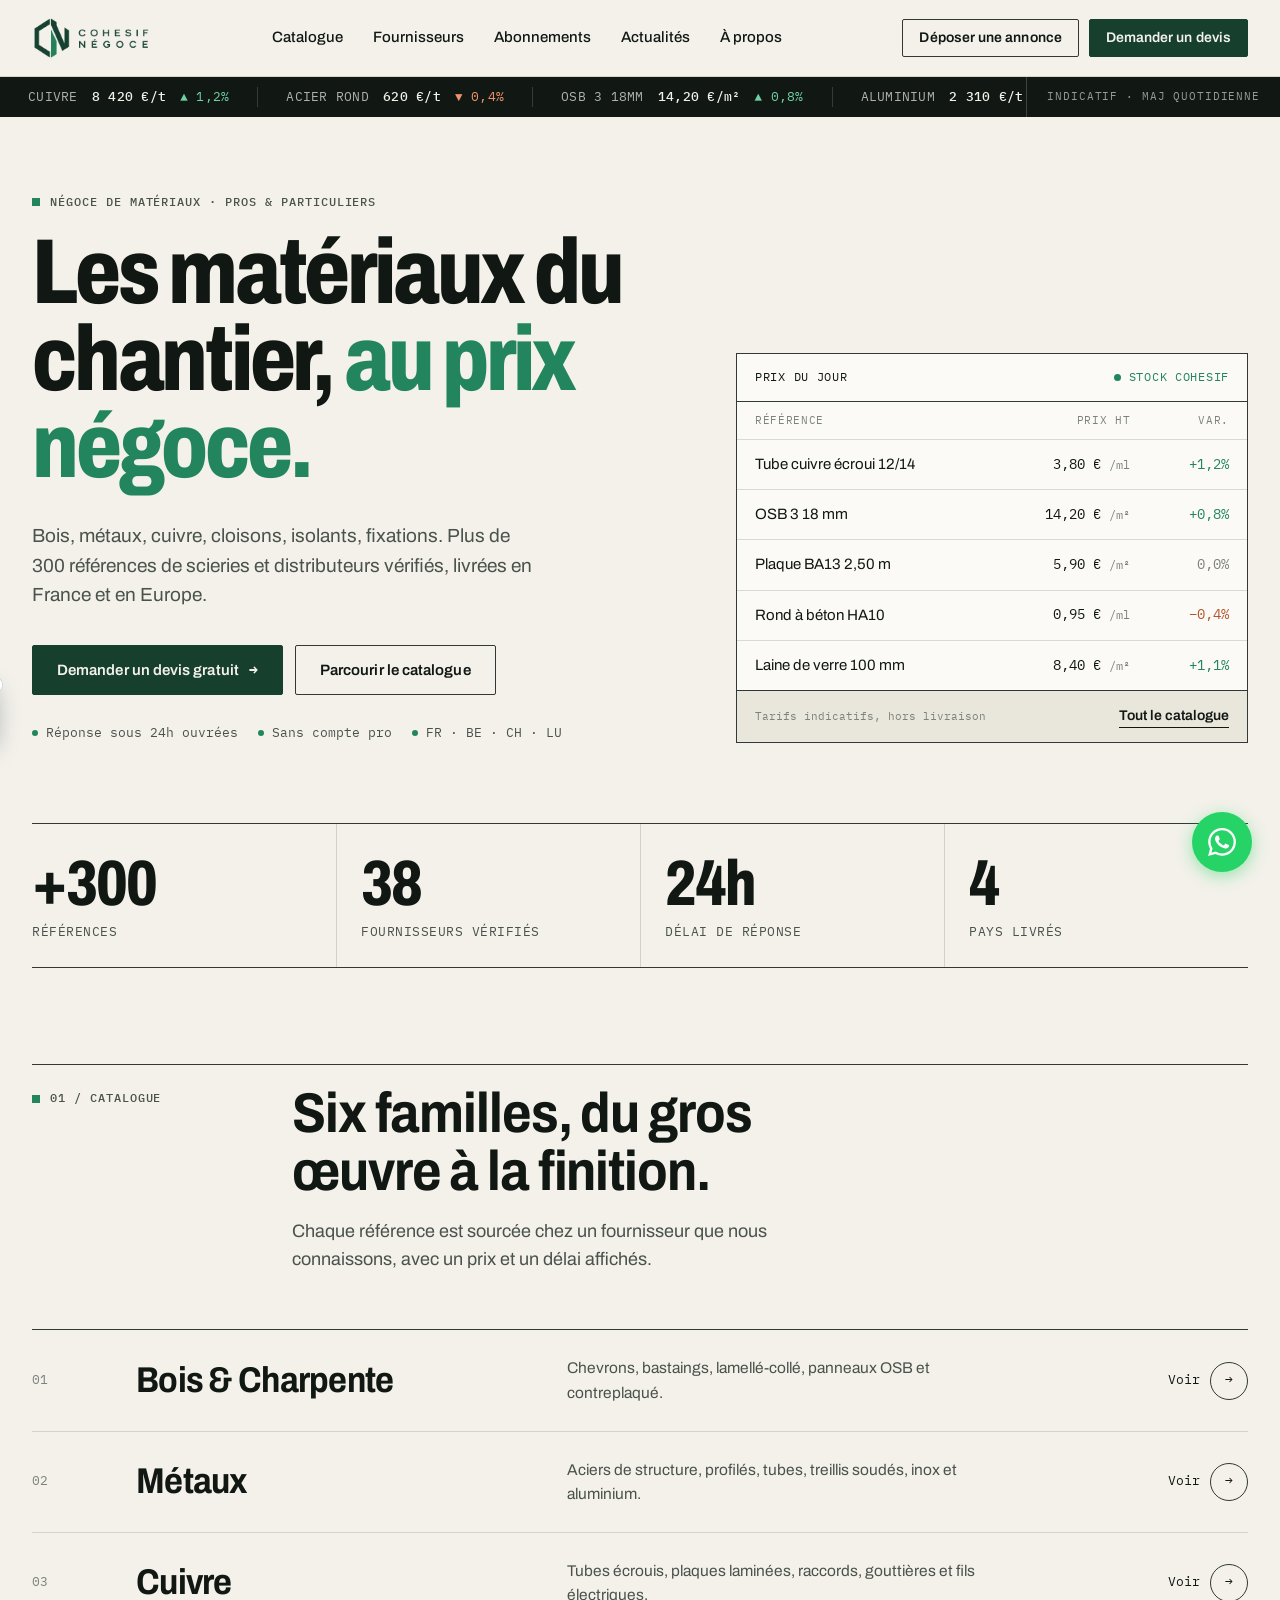
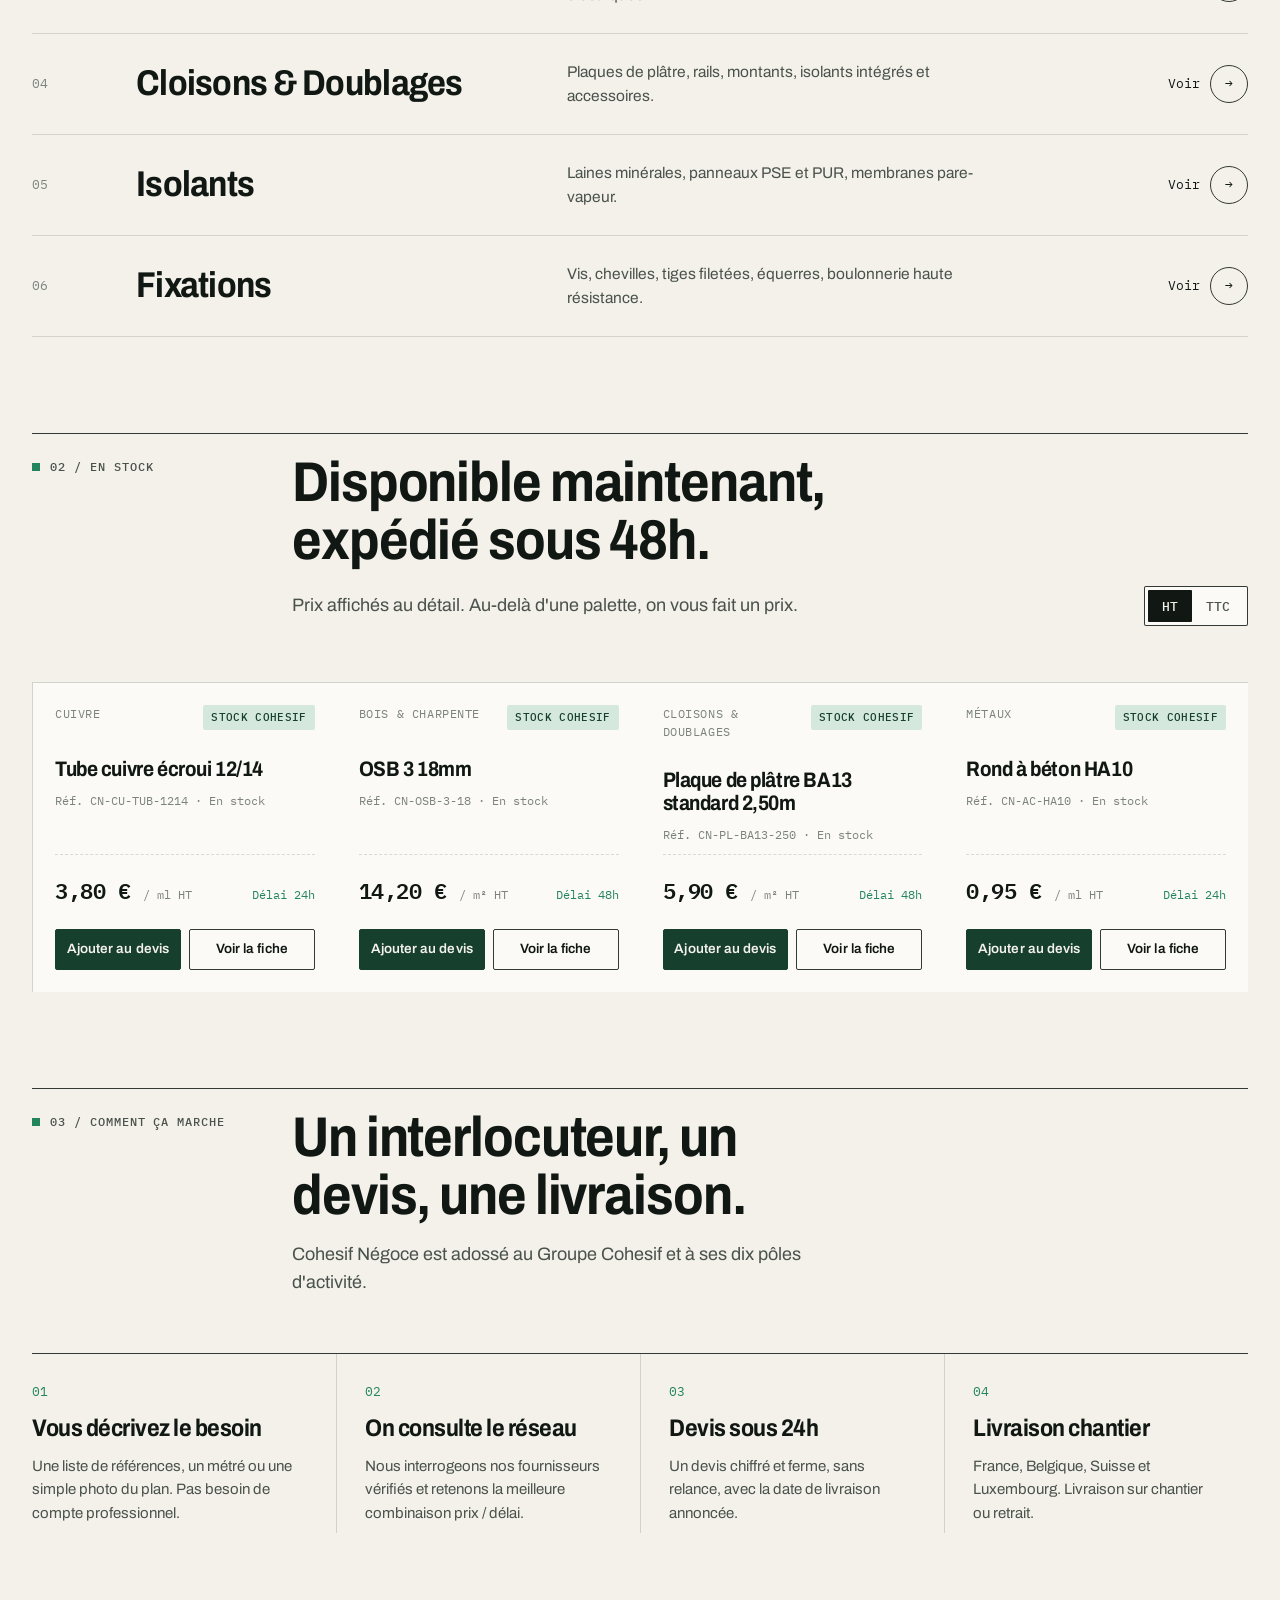
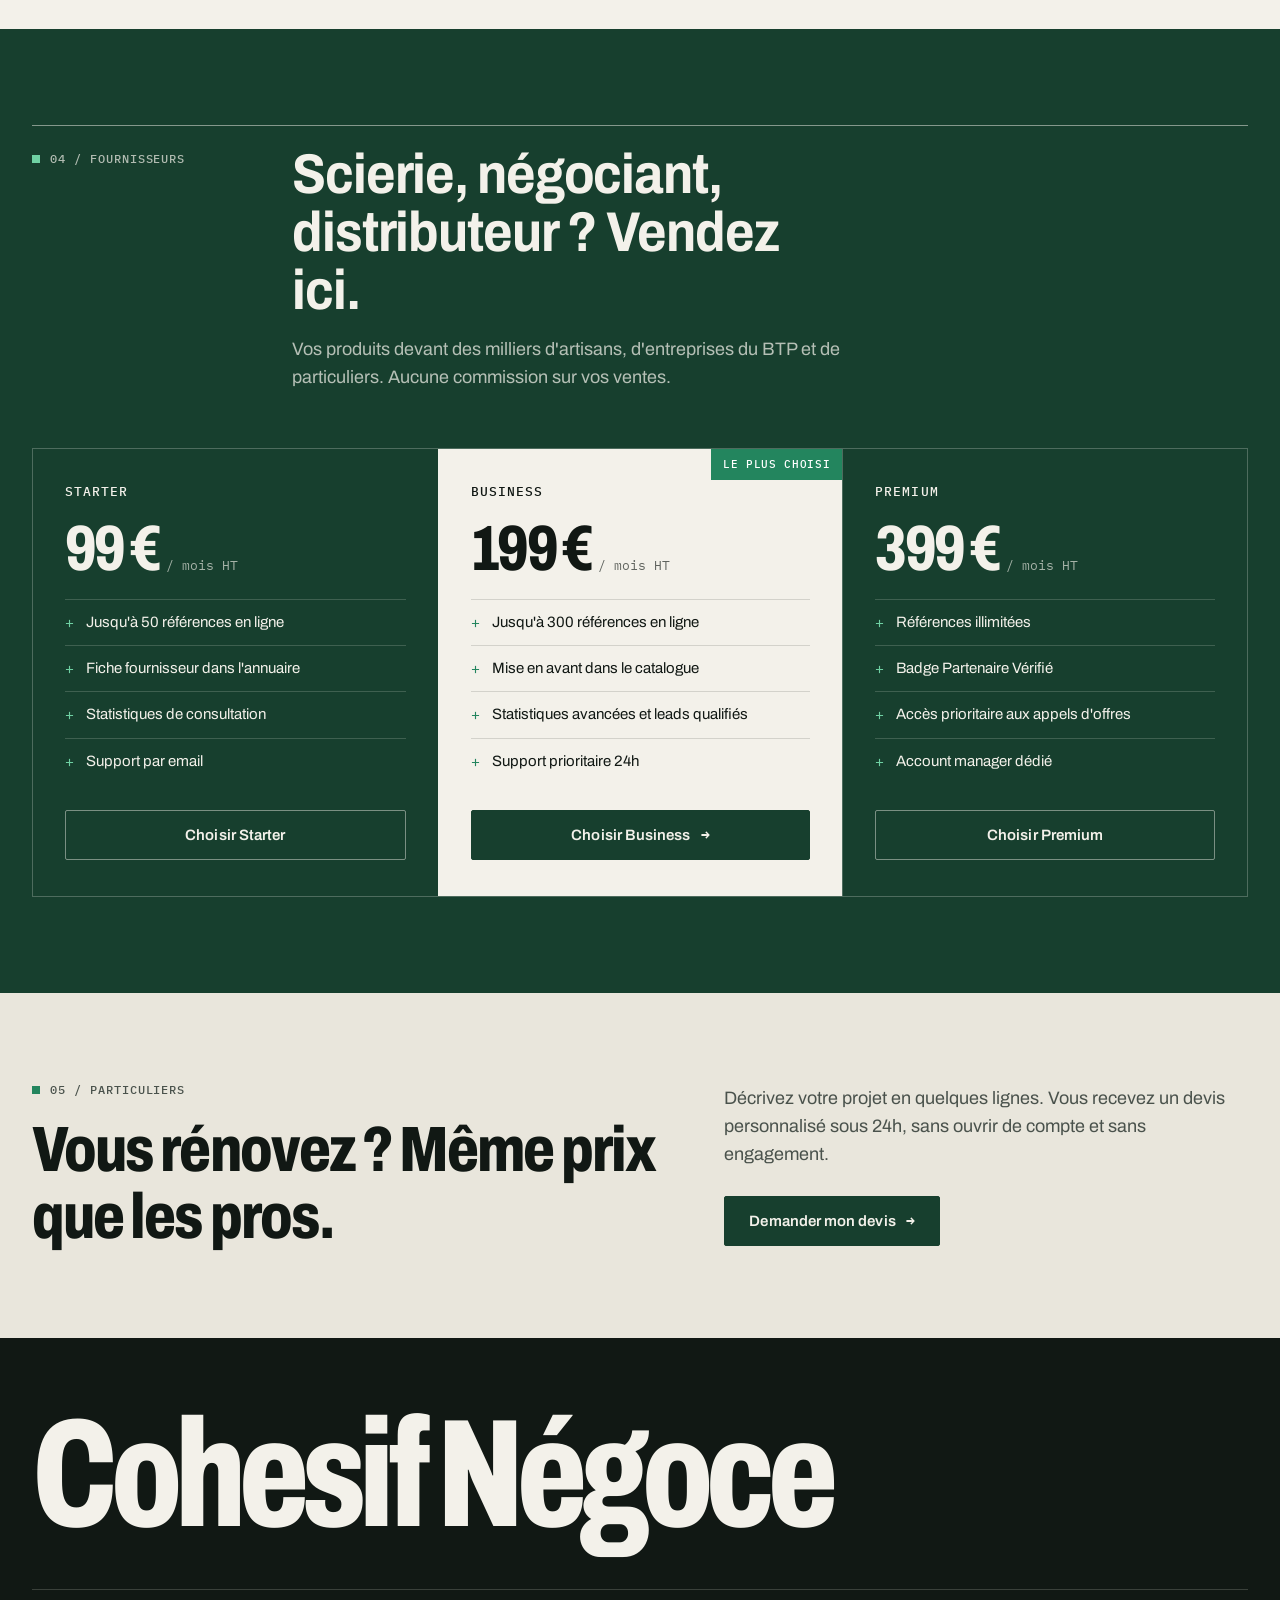
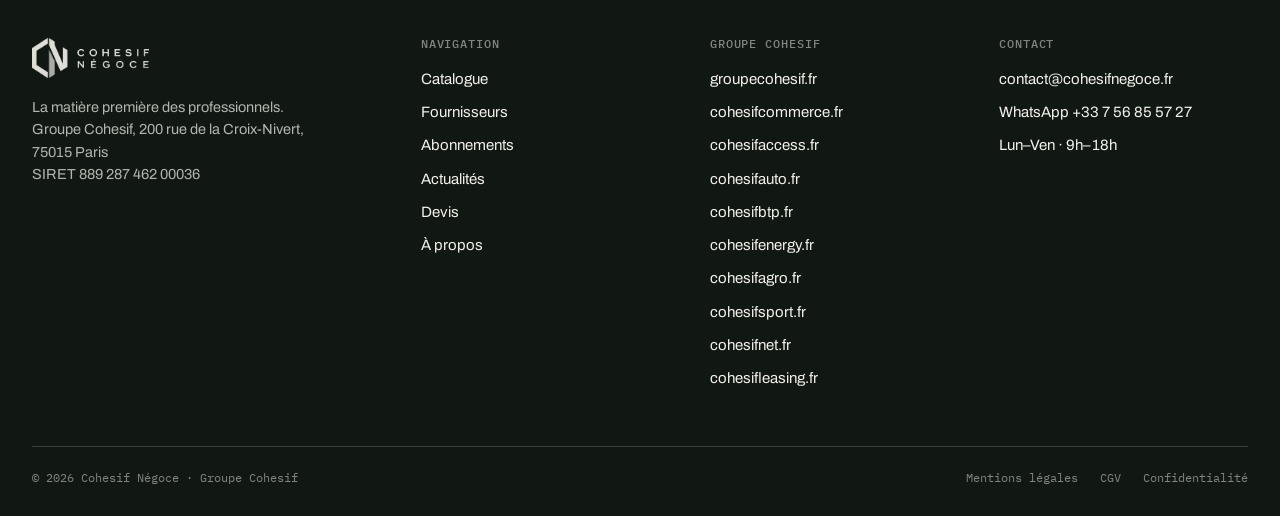
<file: index.html>
<!DOCTYPE html>
<html lang="fr">
<head>
<meta charset="UTF-8">
<meta name="viewport" content="width=device-width, initial-scale=1.0">
<title>Cohesif Négoce | La matière première des professionnels</title>
<meta name="description" content="Plateforme de négoce de matériaux de construction pour professionnels et particuliers : bois, métaux, cuivre, cloisons, isolants, fixations. Réponse garantie sous 24h.">
<link rel="icon" type="image/png" href="img/logo-mark-cohesif-negoce.png">
<link rel="stylesheet" href="css/style.css">
<script type="application/ld+json">
{
  "@context": "https://schema.org",
  "@graph": [
    {
      "@type": "Organization",
      "name": "Cohesif Negoce",
      "url": "https://cohesifnegoce.fr",
      "logo": "https://cohesifnegoce.fr/img/logo-cohesif-negoce.png",
      "description": "Plateforme de negoce de materiaux de construction pour professionnels et particuliers.",
      "address": {
        "@type": "PostalAddress",
        "streetAddress": "200 rue de la Croix-Nivert",
        "addressLocality": "Paris",
        "postalCode": "75015",
        "addressCountry": "FR"
      },
      "contactPoint": {
        "@type": "ContactPoint",
        "email": "contact@cohesifnegoce.fr",
        "contactType": "customer service",
        "availableLanguage": "French"
      },
      "sameAs": [
        "https://cohesifcommerce.fr",
        "https://cohesifaccess.fr",
        "https://cohesifauto.fr",
        "https://cohesifbtp.fr",
        "https://cohesifenergy.fr",
        "https://cohesifagro.fr",
        "https://cohesifsport.fr",
        "https://cohesifnet.fr",
        "https://cohesifleasing.fr"
      ],
      "parentOrganization": {
        "@type": "Organization",
        "name": "Groupe Cohesif",
        "url": "https://groupecohesif.fr"
      }
    },
    {
      "@type": "Store",
      "name": "Cohesif Negoce",
      "url": "https://cohesifnegoce.fr",
      "image": "https://cohesifnegoce.fr/img/logo-cohesif-negoce.png",
      "description": "Negoce de materiaux de construction : bois, metaux, cuivre, cloisons, isolants, fixations. Prix negoce, livraison France et Europe.",
      "address": {
        "@type": "PostalAddress",
        "streetAddress": "200 rue de la Croix-Nivert",
        "addressLocality": "Paris",
        "postalCode": "75015",
        "addressCountry": "FR"
      },
      "openingHoursSpecification": {
        "@type": "OpeningHoursSpecification",
        "dayOfWeek": ["Monday", "Tuesday", "Wednesday", "Thursday", "Friday"],
        "opens": "09:00",
        "closes": "18:00"
      },
      "priceRange": "$$"
    },
    {
      "@type": "WebSite",
      "name": "Cohesif Negoce",
      "url": "https://cohesifnegoce.fr",
      "description": "Plateforme de negoce de materiaux de construction pour professionnels et particuliers.",
      "inLanguage": "fr",
      "publisher": {
        "@type": "Organization",
        "name": "Cohesif Negoce"
      }
    },
    {
      "@type": "BreadcrumbList",
      "itemListElement": [
        {
          "@type": "ListItem",
          "position": 1,
          "name": "Accueil",
          "item": "https://cohesifnegoce.fr/"
        },
        {
          "@type": "ListItem",
          "position": 2,
          "name": "Catalogue",
          "item": "https://cohesifnegoce.fr/catalogue.html"
        },
        {
          "@type": "ListItem",
          "position": 3,
          "name": "Fournisseurs",
          "item": "https://cohesifnegoce.fr/fournisseurs.html"
        },
        {
          "@type": "ListItem",
          "position": 4,
          "name": "Abonnements",
          "item": "https://cohesifnegoce.fr/abonnements.html"
        },
        {
          "@type": "ListItem",
          "position": 5,
          "name": "Actualites",
          "item": "https://cohesifnegoce.fr/actualites.html"
        },
        {
          "@type": "ListItem",
          "position": 6,
          "name": "A propos",
          "item": "https://cohesifnegoce.fr/a-propos.html"
        }
      ]
    }
  ]
}
</script>
<meta name="keywords" content="negoce materiaux, materiaux de construction, bois charpente, metaux, cuivre, isolants, cloisons, fixations, prix negoce, grossiste materiaux, fournisseur BTP, livraison France Europe">
<meta name="robots" content="index, follow">
<meta name="author" content="Cohesif Negoce, Groupe Cohesif">
<meta name="theme-color" content="#1A1A2E">
<link rel="canonical" href="https://cohesifnegoce.fr/">
<meta property="og:title" content="Cohesif Negoce | Negoce de materiaux de construction">
<meta property="og:description" content="Plateforme de negoce de materiaux pour professionnels et particuliers : bois, metaux, cuivre, cloisons, isolants, fixations. Reponse garantie sous 24h.">
<meta property="og:url" content="https://cohesifnegoce.fr/">
<meta property="og:type" content="website">
<meta property="og:image" content="https://cohesifnegoce.fr/img/logo-cohesif-negoce.png">
<meta property="og:site_name" content="Cohesif Negoce">
<meta property="og:locale" content="fr_FR">
<meta name="twitter:card" content="summary_large_image">
<meta name="twitter:title" content="Cohesif Negoce | Negoce de materiaux de construction">
<meta name="twitter:description" content="Plateforme de negoce de materiaux pour professionnels et particuliers : bois, metaux, cuivre, cloisons, isolants, fixations. Reponse garantie sous 24h.">
<meta name="twitter:image" content="https://cohesifnegoce.fr/img/logo-cohesif-negoce.png">
<style>
    /* ──────────────────────────────────────── LEASING POPUP */
    .leasing-trigger {
      position: fixed;
      bottom: 160px;
      left: 24px;
      z-index: 45;
      display: flex;
      align-items: center;
      gap: 10px;
      background: #1a2744;
      color: #fff;
      border: none;
      border-radius: 2px;
      padding: 13px 18px 13px 14px;
      font-family: inherit;
      font-size: 13px;
      font-weight: 600;
      cursor: pointer;
      box-shadow: 0 6px 24px rgba(26,39,68,0.40);
      transform: translateX(calc(-100% - 30px));
      transition: transform 0.55s cubic-bezier(.2,.7,.2,1), box-shadow 0.2s, opacity 0.3s;
    }
    .leasing-trigger.show { transform: translateX(0); }
    .leasing-trigger:hover {
      box-shadow: 0 10px 32px rgba(26,39,68,0.50);
      transform: translateX(0) translateY(-2px);
    }
    .leasing-trigger-icon {
      width: 30px; height: 30px;
      background: #c9a840;
      border-radius: 50%;
      display: flex; align-items: center; justify-content: center;
      font-size: 15px;
      flex-shrink: 0;
    }
    .leasing-trigger-text { line-height: 1.25; }
    .leasing-trigger-text small {
      display: block;
      font-size: 10px;
      color: #c9a840;
      font-weight: 400;
      letter-spacing: 0.4px;
      text-transform: uppercase;
    }
    .leasing-trigger-dismiss {
      position: absolute;
      top: -9px;
      right: -9px;
      width: 20px;
      height: 20px;
      border-radius: 50%;
      background: #fff;
      border: 1.5px solid rgba(26,39,68,0.18);
      color: #1a2744;
      font-size: 13px;
      font-weight: 700;
      cursor: pointer;
      display: flex;
      align-items: center;
      justify-content: center;
      line-height: 1;
      padding: 0;
      z-index: 1;
      transition: background 0.2s;
    }
    .leasing-trigger-dismiss:hover { background: #f0f0f0; }

    .leasing-modal-overlay {
      position: fixed; inset: 0; z-index: 9500;
      background: rgba(0,0,0,0.62);
      backdrop-filter: blur(6px);
      -webkit-backdrop-filter: blur(6px);
      display: flex; align-items: center; justify-content: center;
      padding: 20px;
      opacity: 0; pointer-events: none;
      transition: opacity 0.3s;
    }
    .leasing-modal-overlay.open { opacity: 1; pointer-events: auto; }

    .leasing-modal {
      background: #fff;
      border-radius: 2px;
      max-width: 620px; width: 100%;
      max-height: 90vh; overflow-y: auto;
      box-shadow: 0 24px 70px rgba(0,0,0,0.28);
      transform: translateY(24px) scale(0.97);
      transition: transform 0.35s cubic-bezier(.2,.7,.2,1);
    }
    .leasing-modal-overlay.open .leasing-modal { transform: translateY(0) scale(1); }

    .leasing-modal-header {
      border-radius: 0;
      overflow: hidden;
    }
    .leasing-logo-zone {
      background: #fff;
      padding: 18px 32px 16px;
      position: relative;
      display: flex;
      align-items: center;
      justify-content: center;
      border-bottom: 1px solid rgba(26,39,68,0.10);
    }
    .leasing-header-text {
      background: linear-gradient(135deg, #1a2744 0%, #243561 100%);
      padding: 22px 32px 26px;
    }
    .leasing-modal-close {
      position: absolute; top: 12px; right: 14px;
      width: 32px; height: 32px;
      border-radius: 50%;
      background: rgba(26,39,68,0.08);
      border: none; color: #1a2744; font-size: 20px;
      cursor: pointer; display: flex; align-items: center; justify-content: center;
      transition: background 0.2s; line-height: 1;
    }
    .leasing-modal-close:hover { background: rgba(26,39,68,0.16); }
    .leasing-logo-img { height: 52px; width: auto; display: block; }
    .leasing-modal-header h2 {
      color: #fff; font-size: 22px; font-weight: 800;
      line-height: 1.3; margin: 0 0 7px;
    }
    .leasing-modal-header p { color: rgba(255,255,255,0.72); font-size: 14px; margin: 0; }

    .leasing-modal-body { padding: 28px 32px 30px; }

    .leasing-simulator {
      background: #f7f8fc;
      border: 1.5px solid #e5e8f0;
      border-radius: 2px;
      padding: 22px;
      margin-bottom: 26px;
    }
    .leasing-section-label {
      font-size: 11px; font-weight: 700;
      letter-spacing: 2px; text-transform: uppercase;
      color: #1a2744; margin-bottom: 16px;
    }
    .leasing-sim-row {
      display: grid; grid-template-columns: 1fr 1fr;
      gap: 14px; margin-bottom: 16px;
    }
    .leasing-sim-field label {
      display: block; font-size: 12px; font-weight: 600;
      color: #4a4a4a; margin-bottom: 6px;
    }
    .leasing-sim-field input[type="number"],
    .leasing-sim-field select {
      width: 100%; padding: 10px 12px;
      border: 1.5px solid #d4d4d4;
      border-radius: 2px;
      font-family: inherit; font-size: 14px; color: #0a0a0a;
      background: #fff; outline: none;
      transition: border-color 0.2s;
    }
    .leasing-sim-field input:focus,
    .leasing-sim-field select:focus { border-color: #c9a840; }
    .leasing-sim-result {
      background: #1a2744; border-radius: 2px;
      padding: 16px 20px;
      display: flex; align-items: center; justify-content: space-between;
    }
    .leasing-sim-result-label { color: rgba(255,255,255,0.72); font-size: 13px; }
    .leasing-sim-result-amount {
      color: #c9a840; font-size: 26px; font-weight: 800;
    }
    .leasing-sim-result-sub { color: rgba(255,255,255,0.45); font-size: 11px; margin-top: 3px; }

    .leasing-form-row {
      display: grid; grid-template-columns: 1fr 1fr;
      gap: 12px; margin-bottom: 12px;
    }
    .leasing-form-field { display: flex; flex-direction: column; gap: 5px; }
    .leasing-form-field label { font-size: 12px; font-weight: 600; color: #4a4a4a; }
    .leasing-form-field input,
    .leasing-form-field textarea {
      padding: 10px 12px;
      border: 1.5px solid #d4d4d4; border-radius: 2px;
      font-family: inherit; font-size: 14px; color: #0a0a0a;
      outline: none; transition: border-color 0.2s; background: #fff;
    }
    .leasing-form-field input:focus,
    .leasing-form-field textarea:focus { border-color: #1a2744; }
    .leasing-form-field textarea { resize: vertical; min-height: 80px; }
    .leasing-form-submit {
      width: 100%; padding: 16px;
      background: #1a2744; color: #fff; border: none;
      border-radius: 2px;
      font-family: inherit; font-size: 15px; font-weight: 700;
      cursor: pointer; margin-top: 6px;
      transition: background 0.2s, transform 0.15s;
    }
    .leasing-form-submit:hover { background: #243561; transform: translateY(-1px); }
    .leasing-form-submit:disabled { opacity: 0.6; cursor: not-allowed; transform: none; }

    .leasing-success {
      display: none; text-align: center; padding: 28px 20px;
      background: #f0fdf4; border: 1px solid #bbf7d0;
      border-radius: 2px; margin-bottom: 8px;
    }
    .leasing-success .l-check { font-size: 40px; margin-bottom: 12px; }
    .leasing-success h3 { color: #15803d; font-size: 17px; font-weight: 700; margin-bottom: 6px; }
    .leasing-success p { color: #4a4a4a; font-size: 14px; line-height: 1.5; }

    .leasing-modal-footer {
      border-top: 1px solid #f0f0f0;
      padding: 16px 32px; text-align: center;
    }
    .leasing-modal-footer a { font-size: 13px; color: #737373; transition: color 0.2s; }
    .leasing-modal-footer a:hover { color: #1a2744; }
    .leasing-modal-footer a span { color: #c9a840; font-weight: 600; }

    @media (max-width: 640px) {
      .leasing-trigger { bottom: 150px; left: 14px; padding: 11px 14px 11px 12px; }
      .leasing-logo-zone { padding: 14px 20px 12px; }
      .leasing-header-text { padding: 16px 20px 20px; }
      .leasing-modal-body { padding: 20px 20px 24px; }
      .leasing-modal-footer { padding: 14px 20px; }
      .leasing-sim-row { grid-template-columns: 1fr; }
      .leasing-form-row { grid-template-columns: 1fr; }
      .leasing-sim-result { flex-direction: column; align-items: flex-start; gap: 6px; }
      .leasing-modal-header h2 { font-size: 19px; }
    }
</style>
</head>
<body>

<!-- ===== Navbar ===== -->
<header class="navbar">
  <div class="container">
    <a href="index.html" class="logo"><img src="img/logo-cohesif-negoce.png" alt="Cohesif Négoce, la matière première des professionnels"></a>
    <nav class="nav-links" aria-label="Navigation principale">
      <a href="catalogue.html">Catalogue</a>
      <a href="fournisseurs.html">Fournisseurs</a>
      <a href="abonnements.html">Abonnements</a>
      <a href="actualites.html">Actualités</a>
      <a href="a-propos.html">À propos</a>
    </nav>
    <div class="nav-actions">
      <a href="fournisseurs.html" class="btn btn-outline btn-sm">Déposer une annonce</a>
      <a href="devis.html" class="btn btn-primary btn-sm">Demander un devis</a>
    </div>
    <button class="burger" aria-label="Ouvrir le menu"><span></span><span></span><span></span></button>
  </div>
  <div class="mobile-menu" role="navigation" aria-label="Menu mobile">
    <a href="catalogue.html">Catalogue</a>
    <a href="fournisseurs.html">Fournisseurs</a>
    <a href="abonnements.html">Abonnements</a>
    <a href="actualites.html">Actualités</a>
    <a href="a-propos.html">À propos</a>
    <div class="nav-actions">
      <a href="devis.html" class="btn btn-primary">Demander un devis</a>
      <a href="fournisseurs.html" class="btn btn-outline">Déposer une annonce</a>
    </div>
  </div>
</header>

<!-- ===== Bandeau cotations ===== -->
<div class="ticker-wrap" aria-label="Cotations indicatives">
  <div class="ticker-track">
    <span>CUIVRE <strong>8 420 €/t</strong> <span class="up">▲ 1,2%</span></span>
    <span>ACIER ROND <strong>620 €/t</strong> <span class="down">▼ 0,4%</span></span>
    <span>OSB 3 18MM <strong>14,20 €/m²</strong> <span class="up">▲ 0,8%</span></span>
    <span>ALUMINIUM <strong>2 310 €/t</strong> <span class="up">▲ 0,3%</span></span>
    <span>PLACO BA13 <strong>5,90 €/m²</strong> = 0,0%</span>
    <span>LAINE DE VERRE <strong>8,40 €/m²</strong> <span class="up">▲ 1,1%</span></span>
  </div>
  <span class="ticker-note">Indicatif · MAJ quotidienne</span>
</div>

<!-- ===== Hero ===== -->
<section class="hero">
  <div class="container">
    <div class="hero-text">
      <span class="eyebrow">Négoce de matériaux · Pros &amp; particuliers</span>
      <h1>Les matériaux du chantier, <em>au prix négoce.</em></h1>
      <p class="lead">Bois, métaux, cuivre, cloisons, isolants, fixations. Plus de 300 références de scieries et distributeurs vérifiés, livrées en France et en Europe.</p>
      <div class="hero-ctas">
        <a href="devis.html" class="btn btn-primary">Demander un devis gratuit</a>
        <a href="catalogue.html" class="btn btn-outline">Parcourir le catalogue</a>
      </div>
      <div class="hero-proof">
        <span>Réponse sous 24h ouvrées</span>
        <span>Sans compte pro</span>
        <span>FR · BE · CH · LU</span>
      </div>
    </div>

    <aside class="board" aria-label="Prix indicatifs du jour">
      <div class="board-head">
        <span>Prix du jour</span>
        <span class="live">Stock Cohesif</span>
      </div>
      <table>
        <thead>
          <tr><th>Référence</th><th class="num">Prix HT</th><th class="num">Var.</th></tr>
        </thead>
        <tbody>
          <tr><td>Tube cuivre écroui 12/14</td><td class="num">3,80 € <span class="unit">/ml</span></td><td class="num up">+1,2%</td></tr>
          <tr><td>OSB 3 18 mm</td><td class="num">14,20 € <span class="unit">/m²</span></td><td class="num up">+0,8%</td></tr>
          <tr><td>Plaque BA13 2,50 m</td><td class="num">5,90 € <span class="unit">/m²</span></td><td class="num flat">0,0%</td></tr>
          <tr><td>Rond à béton HA10</td><td class="num">0,95 € <span class="unit">/ml</span></td><td class="num down">−0,4%</td></tr>
          <tr><td>Laine de verre 100 mm</td><td class="num">8,40 € <span class="unit">/m²</span></td><td class="num up">+1,1%</td></tr>
        </tbody>
      </table>
      <div class="board-foot">
        <small>Tarifs indicatifs, hors livraison</small>
        <a href="catalogue.html">Tout le catalogue</a>
      </div>
    </aside>
  </div>

  <div class="container facts-wrap">
    <div class="facts">
      <div>
        <div class="stat-num"><span class="count-target" data-count-to="300" data-prefix="+">+300</span></div>
        <div class="stat-label">Références</div>
      </div>
      <div>
        <div class="stat-num"><span class="count-target" data-count-to="38">38</span></div>
        <div class="stat-label">Fournisseurs vérifiés</div>
      </div>
      <div>
        <div class="stat-num"><span class="count-target" data-count-to="24" data-suffix="h">24h</span></div>
        <div class="stat-label">Délai de réponse</div>
      </div>
      <div>
        <div class="stat-num">4</div>
        <div class="stat-label">Pays livrés</div>
      </div>
    </div>
  </div>
</section>

<!-- ===== Catalogue ===== -->
<section class="categories">
  <div class="container">
    <div class="section-head reveal">
      <span class="eyebrow">01 / Catalogue</span>
      <h2>Six familles, du gros œuvre à la finition.</h2>
      <p>Chaque référence est sourcée chez un fournisseur que nous connaissons, avec un prix et un délai affichés.</p>
    </div>
    <div class="cat-index">
      <a class="cat-row" href="catalogue.html?categorie=Bois%20%26%20Charpente">
        <span class="cr-num">01</span>
        <h3>Bois &amp; Charpente</h3>
        <p>Chevrons, bastaings, lamellé-collé, panneaux OSB et contreplaqué.</p>
        <span class="cr-go"><span>Voir</span></span>
      </a>
      <a class="cat-row" href="catalogue.html?categorie=M%C3%A9taux">
        <span class="cr-num">02</span>
        <h3>Métaux</h3>
        <p>Aciers de structure, profilés, tubes, treillis soudés, inox et aluminium.</p>
        <span class="cr-go"><span>Voir</span></span>
      </a>
      <a class="cat-row" href="catalogue.html?categorie=Cuivre">
        <span class="cr-num">03</span>
        <h3>Cuivre</h3>
        <p>Tubes écrouis, plaques laminées, raccords, gouttières et fils électriques.</p>
        <span class="cr-go"><span>Voir</span></span>
      </a>
      <a class="cat-row" href="catalogue.html?categorie=Cloisons%20%26%20Doublages">
        <span class="cr-num">04</span>
        <h3>Cloisons &amp; Doublages</h3>
        <p>Plaques de plâtre, rails, montants, isolants intégrés et accessoires.</p>
        <span class="cr-go"><span>Voir</span></span>
      </a>
      <a class="cat-row" href="catalogue.html?categorie=Isolants">
        <span class="cr-num">05</span>
        <h3>Isolants</h3>
        <p>Laines minérales, panneaux PSE et PUR, membranes pare-vapeur.</p>
        <span class="cr-go"><span>Voir</span></span>
      </a>
      <a class="cat-row" href="catalogue.html?categorie=Fixations">
        <span class="cr-num">06</span>
        <h3>Fixations</h3>
        <p>Vis, chevilles, tiges filetées, équerres, boulonnerie haute résistance.</p>
        <span class="cr-go"><span>Voir</span></span>
      </a>
    </div>
  </div>
</section>

<!-- ===== Produits vedettes ===== -->
<section class="featured" style="padding-top:0">
  <div class="container">
    <div class="section-head reveal">
      <span class="eyebrow">02 / En stock</span>
      <h2>Disponible maintenant, expédié sous 48h.</h2>
      <div style="display:flex; align-items:center; justify-content:space-between; gap:20px; flex-wrap:wrap;">
        <p style="margin:0">Prix affichés au détail. Au-delà d'une palette, on vous fait un prix.</p>
        <div class="htttc-toggle">
          <button data-mode="HT" class="active">HT</button>
          <button data-mode="TTC">TTC</button>
        </div>
      </div>
    </div>
    <div class="grid-4" data-featured-products></div>
  </div>
</section>

<!-- ===== Méthode ===== -->
<section class="why" style="padding-top:0">
  <div class="container">
    <div class="section-head reveal">
      <span class="eyebrow">03 / Comment ça marche</span>
      <h2>Un interlocuteur, un devis, une livraison.</h2>
      <p>Cohesif Négoce est adossé au Groupe Cohesif et à ses dix pôles d'activité.</p>
    </div>
    <div class="arguments-grid">
      <div class="arg-card">
        <span class="arg-icon">01</span>
        <h3>Vous décrivez le besoin</h3>
        <p>Une liste de références, un métré ou une simple photo du plan. Pas besoin de compte professionnel.</p>
      </div>
      <div class="arg-card">
        <span class="arg-icon">02</span>
        <h3>On consulte le réseau</h3>
        <p>Nous interrogeons nos fournisseurs vérifiés et retenons la meilleure combinaison prix / délai.</p>
      </div>
      <div class="arg-card">
        <span class="arg-icon">03</span>
        <h3>Devis sous 24h</h3>
        <p>Un devis chiffré et ferme, sans relance, avec la date de livraison annoncée.</p>
      </div>
      <div class="arg-card">
        <span class="arg-icon">04</span>
        <h3>Livraison chantier</h3>
        <p>France, Belgique, Suisse et Luxembourg. Livraison sur chantier ou retrait.</p>
      </div>
    </div>
  </div>
</section>

<!-- ===== Fournisseurs ===== -->
<section class="supplier-section">
  <div class="container">
    <div class="section-head reveal">
      <span class="eyebrow">04 / Fournisseurs</span>
      <h2>Scierie, négociant, distributeur&nbsp;? Vendez ici.</h2>
      <p>Vos produits devant des milliers d'artisans, d'entreprises du BTP et de particuliers. Aucune commission sur vos ventes.</p>
    </div>
    <div class="pricing-grid">
      <div class="price-card">
        <h3>Starter</h3>
        <div class="price">99&nbsp;€ <small>/ mois HT</small></div>
        <ul>
          <li>Jusqu'à 50 références en ligne</li>
          <li>Fiche fournisseur dans l'annuaire</li>
          <li>Statistiques de consultation</li>
          <li>Support par email</li>
        </ul>
        <a href="abonnements.html" class="btn btn-ghost-white">Choisir Starter</a>
      </div>
      <div class="price-card featured">
        <span class="ribbon">Le plus choisi</span>
        <h3>Business</h3>
        <div class="price">199&nbsp;€ <small>/ mois HT</small></div>
        <ul>
          <li>Jusqu'à 300 références en ligne</li>
          <li>Mise en avant dans le catalogue</li>
          <li>Statistiques avancées et leads qualifiés</li>
          <li>Support prioritaire 24h</li>
        </ul>
        <a href="abonnements.html" class="btn btn-primary">Choisir Business</a>
      </div>
      <div class="price-card">
        <h3>Premium</h3>
        <div class="price">399&nbsp;€ <small>/ mois HT</small></div>
        <ul>
          <li>Références illimitées</li>
          <li>Badge Partenaire Vérifié</li>
          <li>Accès prioritaire aux appels d'offres</li>
          <li>Account manager dédié</li>
        </ul>
        <a href="abonnements.html" class="btn btn-ghost-white">Choisir Premium</a>
      </div>
    </div>
  </div>
</section>

<!-- ===== Particuliers ===== -->
<section class="band-particuliers">
  <div class="container">
    <div>
      <span class="eyebrow">05 / Particuliers</span>
      <h2>Vous rénovez&nbsp;? Même prix que les pros.</h2>
    </div>
    <div>
      <p>Décrivez votre projet en quelques lignes. Vous recevez un devis personnalisé sous 24h, sans ouvrir de compte et sans engagement.</p>
      <a href="devis.html" class="btn btn-primary">Demander mon devis</a>
    </div>
  </div>
</section>

<!-- ===== Footer ===== -->
<footer>
  <div class="container">
    <div class="footer-wordmark" aria-hidden="true">Cohesif Négoce</div>
    <div class="footer-grid">
      <div class="footer-about">
        <a href="index.html" class="logo"><img src="img/logo-cohesif-negoce-blanc.png" loading="lazy" alt="Cohesif Négoce"></a>
        <p>La matière première des professionnels.<br>
        Groupe Cohesif, 200 rue de la Croix-Nivert, 75015 Paris<br>
        SIRET 889 287 462 00036</p>
      </div>
      <div>
        <h4>Navigation</h4>
        <ul>
          <li><a href="catalogue.html">Catalogue</a></li>
          <li><a href="fournisseurs.html">Fournisseurs</a></li>
          <li><a href="abonnements.html">Abonnements</a></li>
          <li><a href="actualites.html">Actualités</a></li>
          <li><a href="devis.html">Devis</a></li>
          <li><a href="a-propos.html">À propos</a></li>
        </ul>
      </div>
      <div>
        <h4>Groupe Cohesif</h4>
        <ul>
          <li><a href="https://groupecohesif.fr" target="_blank" rel="noopener">groupecohesif.fr</a></li>
          <li><a href="https://cohesifcommerce.fr" target="_blank" rel="noopener">cohesifcommerce.fr</a></li>
          <li><a href="https://cohesifaccess.fr" target="_blank" rel="noopener">cohesifaccess.fr</a></li>
          <li><a href="https://cohesifauto.fr" target="_blank" rel="noopener">cohesifauto.fr</a></li>
          <li><a href="https://cohesifbtp.fr" target="_blank" rel="noopener">cohesifbtp.fr</a></li>
          <li><a href="https://cohesifenergy.fr" target="_blank" rel="noopener">cohesifenergy.fr</a></li>
          <li><a href="https://cohesifagro.fr" target="_blank" rel="noopener">cohesifagro.fr</a></li>
          <li><a href="https://cohesifsport.fr" target="_blank" rel="noopener">cohesifsport.fr</a></li>
          <li><a href="https://cohesifnet.fr" target="_blank" rel="noopener">cohesifnet.fr</a></li>
          <li><a href="https://cohesifleasing.fr" target="_blank" rel="noopener">cohesifleasing.fr</a></li>
        </ul>
      </div>
      <div>
        <h4>Contact</h4>
        <ul>
          <li><a href="mailto:contact@cohesifnegoce.fr">contact@cohesifnegoce.fr</a></li>
          <li><a href="https://wa.me/33756855727" target="_blank" rel="noopener">WhatsApp +33 7 56 85 57 27</a></li>
          <li>Lun–Ven · 9h–18h</li>
        </ul>
      </div>
    </div>
    <div class="footer-bottom">
      <span>© 2026 Cohesif Négoce · Groupe Cohesif</span>
      <div class="legal-links">
        <a href="mentions-legales.html">Mentions légales</a>
        <a href="cgv.html">CGV</a>
        <a href="confidentialite.html">Confidentialité</a>
      </div>
    </div>
  </div>
</footer>

<div class="sticky-mobile-bar">
  <span class="smb-text">
    <span class="smb-dot"></span>
    <span class="smb-copy"><strong>Demander un devis</strong><span class="smb-sub">Réponse sous 24h</span></span>
  </span>
  <a href="devis.html" class="btn btn-white btn-sm">Démarrer</a>
</div>

<script src="js/main.js"></script>

<!-- ════════════════════════════════════════════ LEASING : BOUTON FLOTTANT -->
<button class="leasing-trigger" id="leasing-trigger" onclick="openLeasingModal()" aria-label="Financer votre projet avec Cohesif Leasing">
  <span class="leasing-trigger-dismiss" onclick="dismissLeasingTrigger(event)" role="button" tabindex="0" aria-label="Masquer">×</span>
  <div class="leasing-trigger-icon">€</div>
  <div class="leasing-trigger-text">
    Financer votre projet
    <small>via Cohesif Leasing</small>
  </div>
</button>

<!-- ════════════════════════════════════════════ LEASING : MODAL -->
<div class="leasing-modal-overlay" id="leasing-modal-overlay" onclick="closeLeasingModalOutside(event)" role="dialog" aria-modal="true" aria-labelledby="leasing-modal-title">
  <div class="leasing-modal">

    <!-- Header -->
    <div class="leasing-modal-header">

      <!-- Zone blanche : logo -->
      <div class="leasing-logo-zone">
        <button class="leasing-modal-close" onclick="closeLeasingModal()" aria-label="Fermer">×</button>
        <img src="cohesif-leasing-logo.png?v=3" alt="Cohesif Leasing" class="leasing-logo-img"/>
      </div>

      <!-- Zone navy : titre + sous-titre -->
      <div class="leasing-header-text">
        <h2 id="leasing-modal-title">Financez votre projet<br>en toute sérénité</h2>
        <p>Étalez le coût de votre projet, sans sortir la totalité de la somme d'un coup.</p>
      </div>

    </div>

    <!-- Body -->
    <div class="leasing-modal-body">

      <!-- Simulateur -->
      <div class="leasing-simulator">
        <div class="leasing-section-label">Simulateur de mensualités</div>
        <div class="leasing-sim-row">
          <div class="leasing-sim-field">
            <label for="leasing-amount">Montant du projet (€)</label>
            <input type="number" id="leasing-amount" min="1000" max="500000" step="500" value="20000" placeholder="ex : 20 000" oninput="calcLeasing()"/>
          </div>
          <div class="leasing-sim-field">
            <label for="leasing-duration">Durée de financement</label>
            <select id="leasing-duration" onchange="calcLeasing()">
              <option value="12">12 mois (1 an)</option>
              <option value="24">24 mois (2 ans)</option>
              <option value="36" selected>36 mois (3 ans)</option>
              <option value="48">48 mois (4 ans)</option>
              <option value="60">60 mois (5 ans)</option>
            </select>
          </div>
        </div>
        <div class="leasing-sim-result">
          <div>
            <div class="leasing-sim-result-label">Estimation mensualité</div>
            <div class="leasing-sim-result-sub">Taux indicatif 3,9 % · sans engagement</div>
          </div>
          <div>
            <div class="leasing-sim-result-amount" id="leasing-monthly">590 €<span style="font-size:14px;font-weight:500;color:rgba(201,168,64,0.75)">&thinsp;/mois</span></div>
          </div>
        </div>
      </div>

      <!-- Formulaire -->
      <div class="leasing-section-label">Demande de financement</div>

      <div class="leasing-success" id="leasing-success">
        <div class="l-check">✅</div>
        <h3>Demande envoyée !</h3>
        <p>Un conseiller Cohesif Leasing vous contactera<br>sous 24h ouvrées pour étudier votre dossier.</p>
      </div>

      <form id="leasing-form" action="https://formspree.io/f/mzdnndna" method="POST" onsubmit="handleLeasingForm(event)">
        <input type="hidden" name="_subject" value="Demande de financement | Cohesif Leasing (via Négoce)"/>
        <input type="hidden" name="source" value="Cohesif Négoce · Popup Leasing"/>
        <input type="hidden" name="montant_projet" id="l-hidden-amount" value="20 000 €"/>
        <input type="hidden" name="duree_souhaitee" id="l-hidden-duration" value="36 mois"/>
        <input type="hidden" name="mensualite_estimee" id="l-hidden-monthly" value=""/>

        <div class="leasing-form-row">
          <div class="leasing-form-field">
            <label for="l-prenom">Prénom *</label>
            <input type="text" id="l-prenom" name="prenom" required autocomplete="given-name" placeholder="Jean"/>
          </div>
          <div class="leasing-form-field">
            <label for="l-nom">Nom *</label>
            <input type="text" id="l-nom" name="nom" required autocomplete="family-name" placeholder="Dupont"/>
          </div>
        </div>
        <div class="leasing-form-row">
          <div class="leasing-form-field">
            <label for="l-email">Email *</label>
            <input type="email" id="l-email" name="email" required autocomplete="email" placeholder="jean@exemple.fr"/>
          </div>
          <div class="leasing-form-field">
            <label for="l-tel">Téléphone *</label>
            <input type="tel" id="l-tel" name="telephone" required autocomplete="tel" placeholder="06 xx xx xx xx"/>
          </div>
        </div>
        <div class="leasing-form-row" style="grid-template-columns:1fr;margin-bottom:16px">
          <div class="leasing-form-field">
            <label for="l-projet">Décrivez votre projet</label>
            <textarea id="l-projet" name="projet" placeholder="Type de travaux, surface, localisation, délai souhaité…"></textarea>
          </div>
        </div>

        <button type="submit" class="leasing-form-submit" id="leasing-submit">
          Envoyer ma demande de financement →
        </button>
        <p style="font-size:11px;color:#999;text-align:center;margin-top:10px;line-height:1.5">
          En soumettant ce formulaire, vous acceptez d'être recontacté par Cohesif Leasing. Sans engagement.
        </p>
      </form>
    </div>

    <!-- Footer -->
    <div class="leasing-modal-footer">
      <a href="https://cohesifleasing.fr" target="_blank" rel="noopener noreferrer">
        En savoir plus sur <span>Cohesif Leasing</span> →
      </a>
    </div>

  </div>
</div>

<script>
  // ──────────────────────────────────── LEASING POPUP

  function calcLeasing() {
    var amount = parseFloat(document.getElementById('leasing-amount').value) || 0;
    var n = parseInt(document.getElementById('leasing-duration').value) || 36;
    var r = 0.039 / 12;
    var monthly = 0;
    if (amount > 0 && n > 0) {
      monthly = amount * r * Math.pow(1 + r, n) / (Math.pow(1 + r, n) - 1);
    }
    var display = monthly > 0 ? Math.ceil(monthly).toLocaleString('fr-FR') + ' €' : '…';
    document.getElementById('leasing-monthly').innerHTML =
      display + '<span style="font-size:14px;font-weight:500;color:rgba(201,168,64,0.75)">&thinsp;/mois</span>';
    document.getElementById('l-hidden-amount').value = amount.toLocaleString('fr-FR') + ' €';
    document.getElementById('l-hidden-duration').value = n + ' mois';
    document.getElementById('l-hidden-monthly').value = Math.ceil(monthly) + ' €/mois';
  }

  function openLeasingModal() {
    document.getElementById('leasing-modal-overlay').classList.add('open');
    document.body.style.overflow = 'hidden';
    calcLeasing();
  }

  function dismissLeasingTrigger(e) {
    e.stopPropagation();
    var trigger = document.getElementById('leasing-trigger');
    trigger.style.opacity = '0';
    trigger.style.transform = 'translateX(calc(-100% - 30px))';
    setTimeout(function() { trigger.style.display = 'none'; }, 350);
  }

  function closeLeasingModal() {
    document.getElementById('leasing-modal-overlay').classList.remove('open');
    document.body.style.overflow = '';
  }

  function closeLeasingModalOutside(e) {
    if (e.target === document.getElementById('leasing-modal-overlay')) closeLeasingModal();
  }

  function handleLeasingForm(e) {
    e.preventDefault();
    var btn = document.getElementById('leasing-submit');
    btn.disabled = true;
    btn.textContent = 'Envoi en cours…';
    var form = document.getElementById('leasing-form');
    fetch(form.action, {
      method: 'POST',
      body: new FormData(form),
      headers: { 'Accept': 'application/json' }
    }).then(function(res) {
      if (res.ok) {
        form.style.display = 'none';
        document.getElementById('leasing-success').style.display = 'block';
      } else {
        btn.disabled = false;
        btn.textContent = 'Envoyer ma demande de financement →';
        alert('Une erreur est survenue. Veuillez réessayer.');
      }
    }).catch(function() {
      btn.disabled = false;
      btn.textContent = 'Envoyer ma demande de financement →';
      alert('Une erreur est survenue. Vérifiez votre connexion internet.');
    });
  }

  // Afficher le bouton flottant après 5 secondes
  setTimeout(function() {
    var t = document.getElementById('leasing-trigger');
    if (t) t.classList.add('show');
  }, 5000);

  // Fermer avec Echap
  document.addEventListener('keydown', function(e) {
    if (e.key === 'Escape') closeLeasingModal();
  });
</script>

  <!-- WhatsApp Floating Button -->
  <a href="https://wa.me/33756855727?text=Bonjour%2C%20je%20souhaite%20en%20savoir%20plus%20sur%20vos%20services."
     target="_blank" rel="noopener noreferrer"
     class="whatsapp-float" aria-label="Nous contacter sur WhatsApp" title="Nous contacter sur WhatsApp">
    <svg xmlns="http://www.w3.org/2000/svg" viewBox="0 0 24 24" fill="white" width="28" height="28" aria-hidden="true">
      <path d="M17.472 14.382c-.297-.149-1.758-.867-2.03-.967-.273-.099-.471-.148-.67.15-.197.297-.767.966-.94 1.164-.173.199-.347.223-.644.075-.297-.15-1.255-.463-2.39-1.475-.883-.788-1.48-1.761-1.653-2.059-.173-.297-.018-.458.13-.606.134-.133.298-.347.446-.52.149-.174.198-.298.298-.497.099-.198.05-.371-.025-.52-.075-.149-.669-1.612-.916-2.207-.242-.579-.487-.5-.669-.51-.173-.008-.371-.01-.57-.01-.198 0-.52.074-.792.372-.272.297-1.04 1.016-1.04 2.479 0 1.462 1.065 2.875 1.213 3.074.149.198 2.096 3.2 5.077 4.487.709.306 1.262.489 1.694.625.712.227 1.36.195 1.871.118.571-.085 1.758-.719 2.006-1.413.248-.694.248-1.289.173-1.413-.074-.124-.272-.198-.57-.347m-5.421 7.403h-.004a9.87 9.87 0 01-5.031-1.378l-.361-.214-3.741.982.998-3.648-.235-.374a9.86 9.86 0 01-1.51-5.26c.001-5.45 4.436-9.884 9.888-9.884 2.64 0 5.122 1.03 6.988 2.898a9.825 9.825 0 012.893 6.994c-.003 5.45-4.437 9.884-9.885 9.884m8.413-18.297A11.815 11.815 0 0012.05 0C5.495 0 .16 5.335.157 11.892c0 2.096.547 4.142 1.588 5.945L.057 24l6.305-1.654a11.882 11.882 0 005.683 1.448h.005c6.554 0 11.89-5.335 11.893-11.893a11.821 11.821 0 00-3.48-8.413z"/>
    </svg>
  </a>
  <style>
    .whatsapp-float {
      position: fixed;
      bottom: 28px;
      right: 28px;
      background-color: #25D366;
      color: #fff;
      border-radius: 50%;
      width: 60px;
      height: 60px;
      display: flex;
      align-items: center;
      justify-content: center;
      box-shadow: 0 4px 16px rgba(37,211,102,0.45);
      z-index: 240;
      text-decoration: none;
      transition: transform .2s ease, box-shadow .2s ease;
    }
    .whatsapp-float:hover {
      transform: scale(1.12);
      box-shadow: 0 6px 24px rgba(37,211,102,0.55);
    }
    @media (max-width: 760px) {
      .whatsapp-float { bottom: 14px; right: 12px; width: 60px; height: 60px; }
    }
  </style>
</body>
</html>
</file>
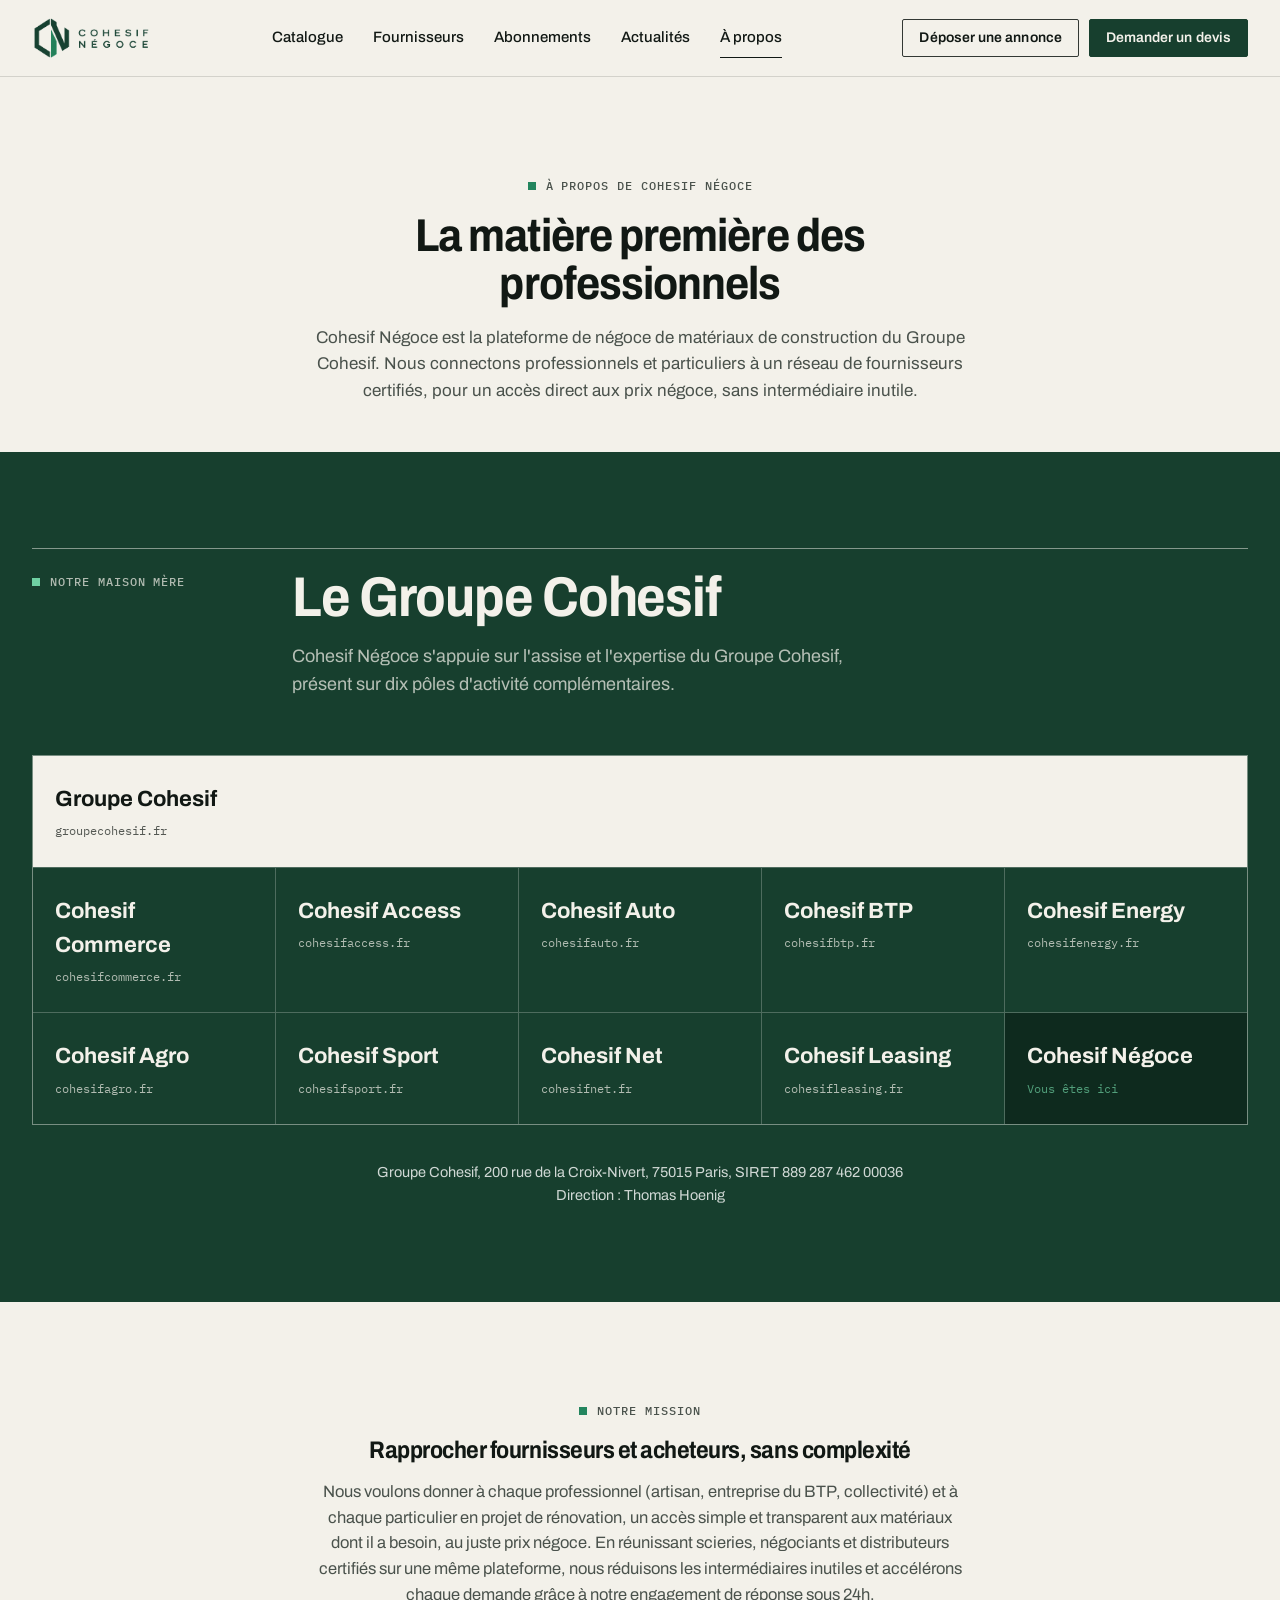
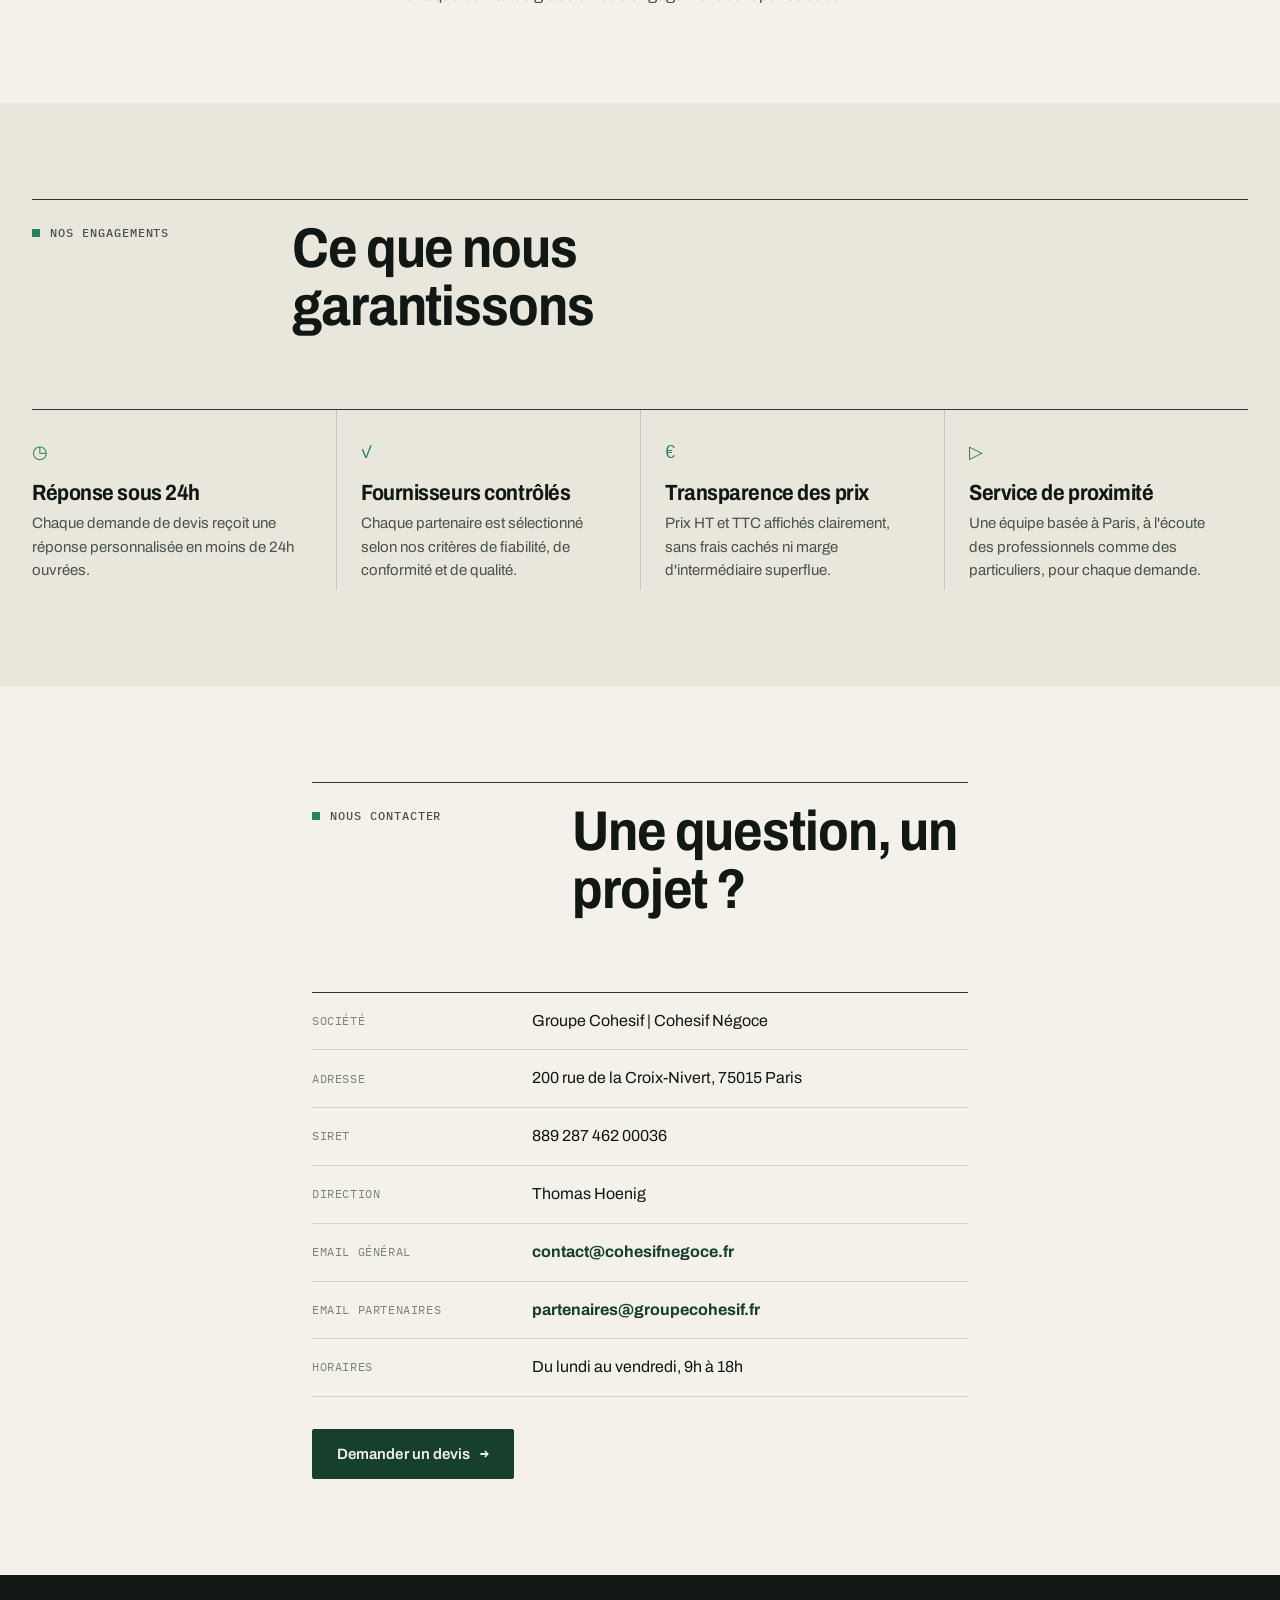
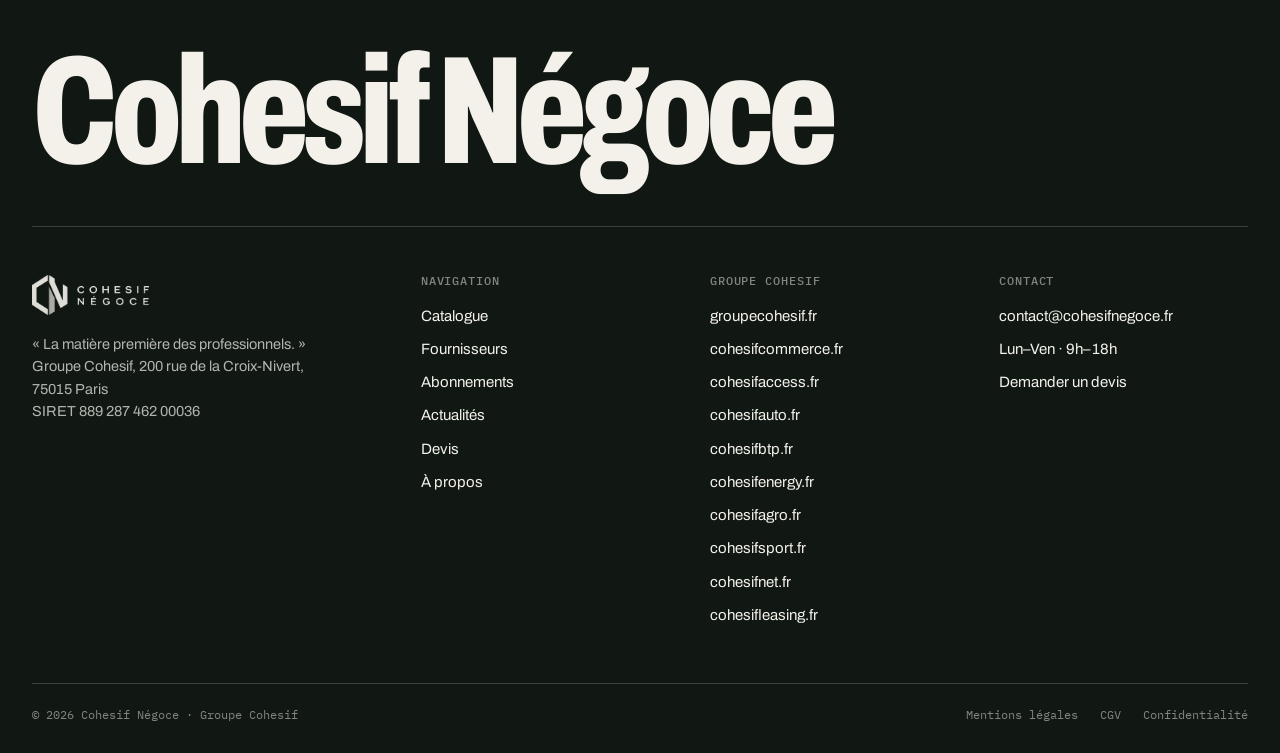
<file: a-propos.html>
<!DOCTYPE html>
<html lang="fr">
<head>
<meta charset="UTF-8">
<meta name="viewport" content="width=device-width, initial-scale=1.0">
<title>À propos | Cohesif Négoce</title>
<meta name="description" content="Cohesif Négoce, plateforme de négoce de matériaux du Groupe Cohesif. Notre mission, nos engagements et nos coordonnées.">
<link rel="icon" type="image/png" href="img/logo-mark-cohesif-negoce.png">
<link rel="stylesheet" href="css/style.css">
<meta name="keywords" content="a propos Cohesif Negoce, Groupe Cohesif, negoce materiaux Paris, entreprise negoce BTP, mission Cohesif">
<meta name="robots" content="index, follow">
<meta name="author" content="Cohesif Negoce, Groupe Cohesif">
<meta name="theme-color" content="#1A1A2E">
<link rel="canonical" href="https://cohesifnegoce.fr/a-propos.html">
<meta property="og:title" content="A propos | Cohesif Negoce">
<meta property="og:description" content="Decouvrez Cohesif Negoce, plateforme de negoce de materiaux du Groupe Cohesif. Notre mission, nos engagements et nos coordonnees.">
<meta property="og:url" content="https://cohesifnegoce.fr/a-propos.html">
<meta property="og:type" content="website">
<meta property="og:image" content="https://cohesifnegoce.fr/img/logo-cohesif-negoce.png">
<meta property="og:site_name" content="Cohesif Negoce">
<meta property="og:locale" content="fr_FR">
<meta name="twitter:card" content="summary_large_image">
<meta name="twitter:title" content="A propos | Cohesif Negoce">
<meta name="twitter:description" content="Decouvrez Cohesif Negoce, plateforme de negoce de materiaux du Groupe Cohesif. Notre mission, nos engagements et nos coordonnees.">
<meta name="twitter:image" content="https://cohesifnegoce.fr/img/logo-cohesif-negoce.png">
</head>
<body>

<!-- ===== Navbar ===== -->
<header class="navbar">
  <div class="container">
    <a href="index.html" class="logo"><img src="img/logo-cohesif-negoce.png" alt="Cohesif Négoce, la matière première des professionnels"></a>
    <nav class="nav-links" aria-label="Navigation principale">
      <a href="catalogue.html">Catalogue</a>
      <a href="fournisseurs.html">Fournisseurs</a>
      <a href="abonnements.html">Abonnements</a>
      <a href="actualites.html">Actualités</a>
      <a href="a-propos.html">À propos</a>
    </nav>
    <div class="nav-actions">
      <a href="fournisseurs.html" class="btn btn-outline btn-sm">Déposer une annonce</a>
      <a href="devis.html" class="btn btn-primary btn-sm">Demander un devis</a>
    </div>
    <button class="burger" aria-label="Ouvrir le menu"><span></span><span></span><span></span></button>
  </div>
  <div class="mobile-menu" role="navigation" aria-label="Menu mobile">
    <a href="catalogue.html">Catalogue</a>
    <a href="fournisseurs.html">Fournisseurs</a>
    <a href="abonnements.html">Abonnements</a>
    <a href="actualites.html">Actualités</a>
    <a href="a-propos.html">À propos</a>
    <div class="nav-actions">
      <a href="fournisseurs.html" class="btn btn-outline">Déposer une annonce</a>
      <a href="devis.html" class="btn btn-primary">Demander un devis</a>
    </div>
  </div>
</header>

<!-- ===== Hero sobre ===== -->
<section style="text-align:center; padding-bottom:48px;">
  <div class="container" style="max-width:720px;">
    <span class="eyebrow">À propos de Cohesif Négoce</span>
    <h1 style="font-size: clamp(30px,4.6vw,46px); margin-bottom:16px;">La matière première des professionnels</h1>
    <p style="color:var(--text-secondary); font-size:17px;">Cohesif Négoce est la plateforme de négoce de matériaux de construction du Groupe Cohesif. Nous connectons professionnels et particuliers à un réseau de fournisseurs certifiés, pour un accès direct aux prix négoce, sans intermédiaire inutile.</p>
  </div>
</section>

<!-- ===== Groupe Cohesif ===== -->
<section class="supplier-section">
  <div class="container">
    <div class="section-head">
      <span class="eyebrow" style="color:#BFE9D6;">Notre maison mère</span>
      <h2>Le Groupe Cohesif</h2>
      <p>Cohesif Négoce s'appuie sur l'assise et l'expertise du Groupe Cohesif, présent sur dix pôles d'activité complémentaires.</p>
    </div>
    <div class="poles-grid">
      <a class="pole-card pole-card--parent" href="https://groupecohesif.fr" target="_blank" rel="noopener">
        <div class="pole-name">Groupe Cohesif</div>
        <div class="pole-domain">groupecohesif.fr</div>
      </a>
      <a class="pole-card" href="https://cohesifcommerce.fr" target="_blank" rel="noopener">
        <div class="pole-name">Cohesif Commerce</div>
        <div class="pole-domain">cohesifcommerce.fr</div>
      </a>
      <a class="pole-card" href="https://cohesifaccess.fr" target="_blank" rel="noopener">
        <div class="pole-name">Cohesif Access</div>
        <div class="pole-domain">cohesifaccess.fr</div>
      </a>
      <a class="pole-card" href="https://cohesifauto.fr" target="_blank" rel="noopener">
        <div class="pole-name">Cohesif Auto</div>
        <div class="pole-domain">cohesifauto.fr</div>
      </a>
      <a class="pole-card" href="https://cohesifbtp.fr" target="_blank" rel="noopener">
        <div class="pole-name">Cohesif BTP</div>
        <div class="pole-domain">cohesifbtp.fr</div>
      </a>
      <a class="pole-card" href="https://cohesifenergy.fr" target="_blank" rel="noopener">
        <div class="pole-name">Cohesif Energy</div>
        <div class="pole-domain">cohesifenergy.fr</div>
      </a>
      <a class="pole-card" href="https://cohesifagro.fr" target="_blank" rel="noopener">
        <div class="pole-name">Cohesif Agro</div>
        <div class="pole-domain">cohesifagro.fr</div>
      </a>
      <a class="pole-card" href="https://cohesifsport.fr" target="_blank" rel="noopener">
        <div class="pole-name">Cohesif Sport</div>
        <div class="pole-domain">cohesifsport.fr</div>
      </a>
      <a class="pole-card" href="https://cohesifnet.fr" target="_blank" rel="noopener">
        <div class="pole-name">Cohesif Net</div>
        <div class="pole-domain">cohesifnet.fr</div>
      </a>
      <a class="pole-card" href="https://cohesifleasing.fr" target="_blank" rel="noopener">
        <div class="pole-name">Cohesif Leasing</div>
        <div class="pole-domain">cohesifleasing.fr</div>
      </a>
      <a class="pole-card pole-card--current" href="index.html" aria-current="page">
        <div class="pole-name">Cohesif Négoce</div>
        <div class="pole-domain">Vous êtes ici</div>
      </a>
    </div>
    <p style="text-align:center; margin-top:36px; color:rgba(255,255,255,.8); font-size:14.5px;">
      Groupe Cohesif, 200 rue de la Croix-Nivert, 75015 Paris, SIRET 889 287 462 00036<br>
      Direction : Thomas Hoenig
    </p>
  </div>
</section>

<!-- ===== Mission ===== -->
<section style="text-align:center;">
  <div class="container" style="max-width:720px;">
    <span class="eyebrow">Notre mission</span>
    <h2 style="margin-bottom:16px;">Rapprocher fournisseurs et acheteurs, sans complexité</h2>
    <p style="color:var(--text-secondary); font-size:16.5px;">Nous voulons donner à chaque professionnel (artisan, entreprise du BTP, collectivité) et à chaque particulier en projet de rénovation, un accès simple et transparent aux matériaux dont il a besoin, au juste prix négoce. En réunissant scieries, négociants et distributeurs certifiés sur une même plateforme, nous réduisons les intermédiaires inutiles et accélérons chaque demande grâce à notre engagement de réponse sous 24h.</p>
  </div>
</section>

<!-- ===== Engagements ===== -->
<section style="background:var(--bg-secondary);">
  <div class="container">
    <div class="section-head">
      <span class="eyebrow">Nos engagements</span>
      <h2>Ce que nous garantissons</h2>
    </div>
    <div class="engagement-grid">
      <div class="engagement-card">
        <div class="e-icon">◷</div>
        <h3>Réponse sous 24h</h3>
        <p>Chaque demande de devis reçoit une réponse personnalisée en moins de 24h ouvrées.</p>
      </div>
      <div class="engagement-card">
        <div class="e-icon">✓</div>
        <h3>Fournisseurs contrôlés</h3>
        <p>Chaque partenaire est sélectionné selon nos critères de fiabilité, de conformité et de qualité.</p>
      </div>
      <div class="engagement-card">
        <div class="e-icon">€</div>
        <h3>Transparence des prix</h3>
        <p>Prix HT et TTC affichés clairement, sans frais cachés ni marge d'intermédiaire superflue.</p>
      </div>
      <div class="engagement-card">
        <div class="e-icon">▷</div>
        <h3>Service de proximité</h3>
        <p>Une équipe basée à Paris, à l'écoute des professionnels comme des particuliers, pour chaque demande.</p>
      </div>
    </div>
  </div>
</section>

<!-- ===== Contact ===== -->
<section>
  <div class="container" style="max-width:720px;">
    <div class="section-head" style="text-align:left; max-width:none;">
      <span class="eyebrow">Nous contacter</span>
      <h2>Une question, un projet ?</h2>
    </div>
    <table class="contact-table">
      <tr><td>Société</td><td>Groupe Cohesif | Cohesif Négoce</td></tr>
      <tr><td>Adresse</td><td>200 rue de la Croix-Nivert, 75015 Paris</td></tr>
      <tr><td>SIRET</td><td>889 287 462 00036</td></tr>
      <tr><td>Direction</td><td>Thomas Hoenig</td></tr>
      <tr><td>Email général</td><td><a href="mailto:contact@cohesifnegoce.fr" style="color:var(--green); font-weight:700;">contact@cohesifnegoce.fr</a></td></tr>
      <tr><td>Email partenaires</td><td><a href="mailto:partenaires@groupecohesif.fr" style="color:var(--green); font-weight:700;">partenaires@groupecohesif.fr</a></td></tr>
      <tr><td>Horaires</td><td>Du lundi au vendredi, 9h à 18h</td></tr>
    </table>
    <div style="margin-top:32px;">
      <a href="devis.html" class="btn btn-primary">Demander un devis</a>
    </div>
  </div>
</section>

<!-- ===== Footer ===== -->
<footer>
  <div class="container">
    <div class="footer-wordmark" aria-hidden="true">Cohesif Négoce</div>
    <div class="footer-grid">
      <div class="footer-about">
        <a href="index.html" class="logo"><img src="img/logo-cohesif-negoce-blanc.png" loading="lazy" alt="Cohesif Négoce, la matière première des professionnels"></a>
        <p>« La matière première des professionnels. »<br>
        Groupe Cohesif, 200 rue de la Croix-Nivert, 75015 Paris<br>
        SIRET 889 287 462 00036</p>
      </div>
      <div>
        <h4>Navigation</h4>
        <ul>
          <li><a href="catalogue.html">Catalogue</a></li>
          <li><a href="fournisseurs.html">Fournisseurs</a></li>
          <li><a href="abonnements.html">Abonnements</a></li>
          <li><a href="actualites.html">Actualités</a></li>
          <li><a href="devis.html">Devis</a></li>
          <li><a href="a-propos.html">À propos</a></li>
        </ul>
      </div>
      <div>
        <h4>Groupe Cohesif</h4>
        <ul>
          <li><a href="https://groupecohesif.fr" target="_blank" rel="noopener">groupecohesif.fr</a></li>
          <li><a href="https://cohesifcommerce.fr" target="_blank" rel="noopener">cohesifcommerce.fr</a></li>
          <li><a href="https://cohesifaccess.fr" target="_blank" rel="noopener">cohesifaccess.fr</a></li>
          <li><a href="https://cohesifauto.fr" target="_blank" rel="noopener">cohesifauto.fr</a></li>
          <li><a href="https://cohesifbtp.fr" target="_blank" rel="noopener">cohesifbtp.fr</a></li>
          <li><a href="https://cohesifenergy.fr" target="_blank" rel="noopener">cohesifenergy.fr</a></li>
          <li><a href="https://cohesifagro.fr" target="_blank" rel="noopener">cohesifagro.fr</a></li>
          <li><a href="https://cohesifsport.fr" target="_blank" rel="noopener">cohesifsport.fr</a></li>
          <li><a href="https://cohesifnet.fr" target="_blank" rel="noopener">cohesifnet.fr</a></li>
          <li><a href="https://cohesifleasing.fr" target="_blank" rel="noopener">cohesifleasing.fr</a></li>
        </ul>
      </div>
      <div>
        <h4>Contact</h4>
        <ul>
          <li><a href="mailto:contact@cohesifnegoce.fr">contact@cohesifnegoce.fr</a></li>
          <li>Lun–Ven · 9h–18h</li>
          <li><a href="devis.html">Demander un devis</a></li>
        </ul>
      </div>
    </div>
    <div class="footer-bottom">
      <span>© 2026 Cohesif Négoce · Groupe Cohesif</span>
      <div class="legal-links">
        <a href="mentions-legales.html">Mentions légales</a>
        <a href="cgv.html">CGV</a>
        <a href="confidentialite.html">Confidentialité</a>
      </div>
    </div>
  </div>
</footer>

<div class="sticky-mobile-bar">
  <span class="smb-text">
    <span class="smb-dot"></span>
    <span class="smb-copy"><strong>Demander un devis</strong><span class="smb-sub">Réponse garantie sous 24h</span></span>
  </span>
  <a href="devis.html" class="btn btn-white btn-sm">Démarrer</a>
</div>

<script src="js/main.js"></script>
</body>
</html>
</file>
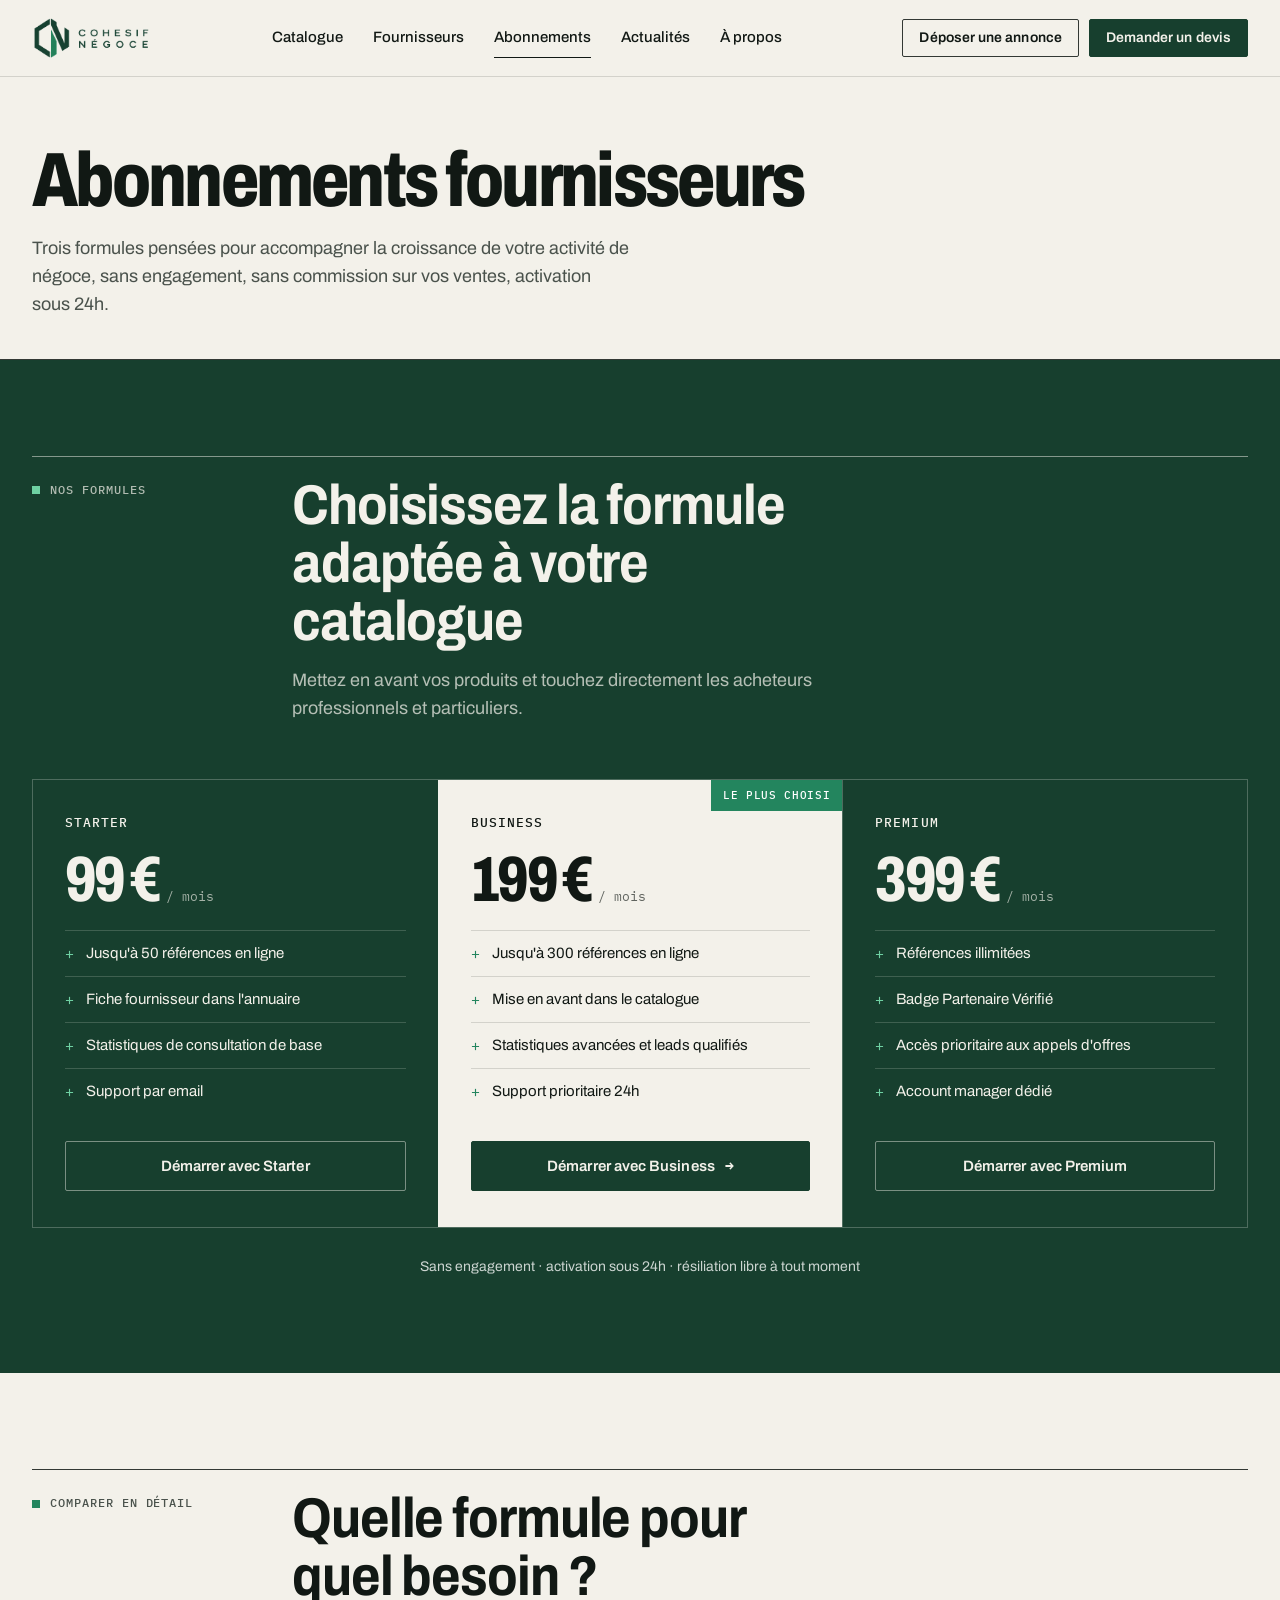
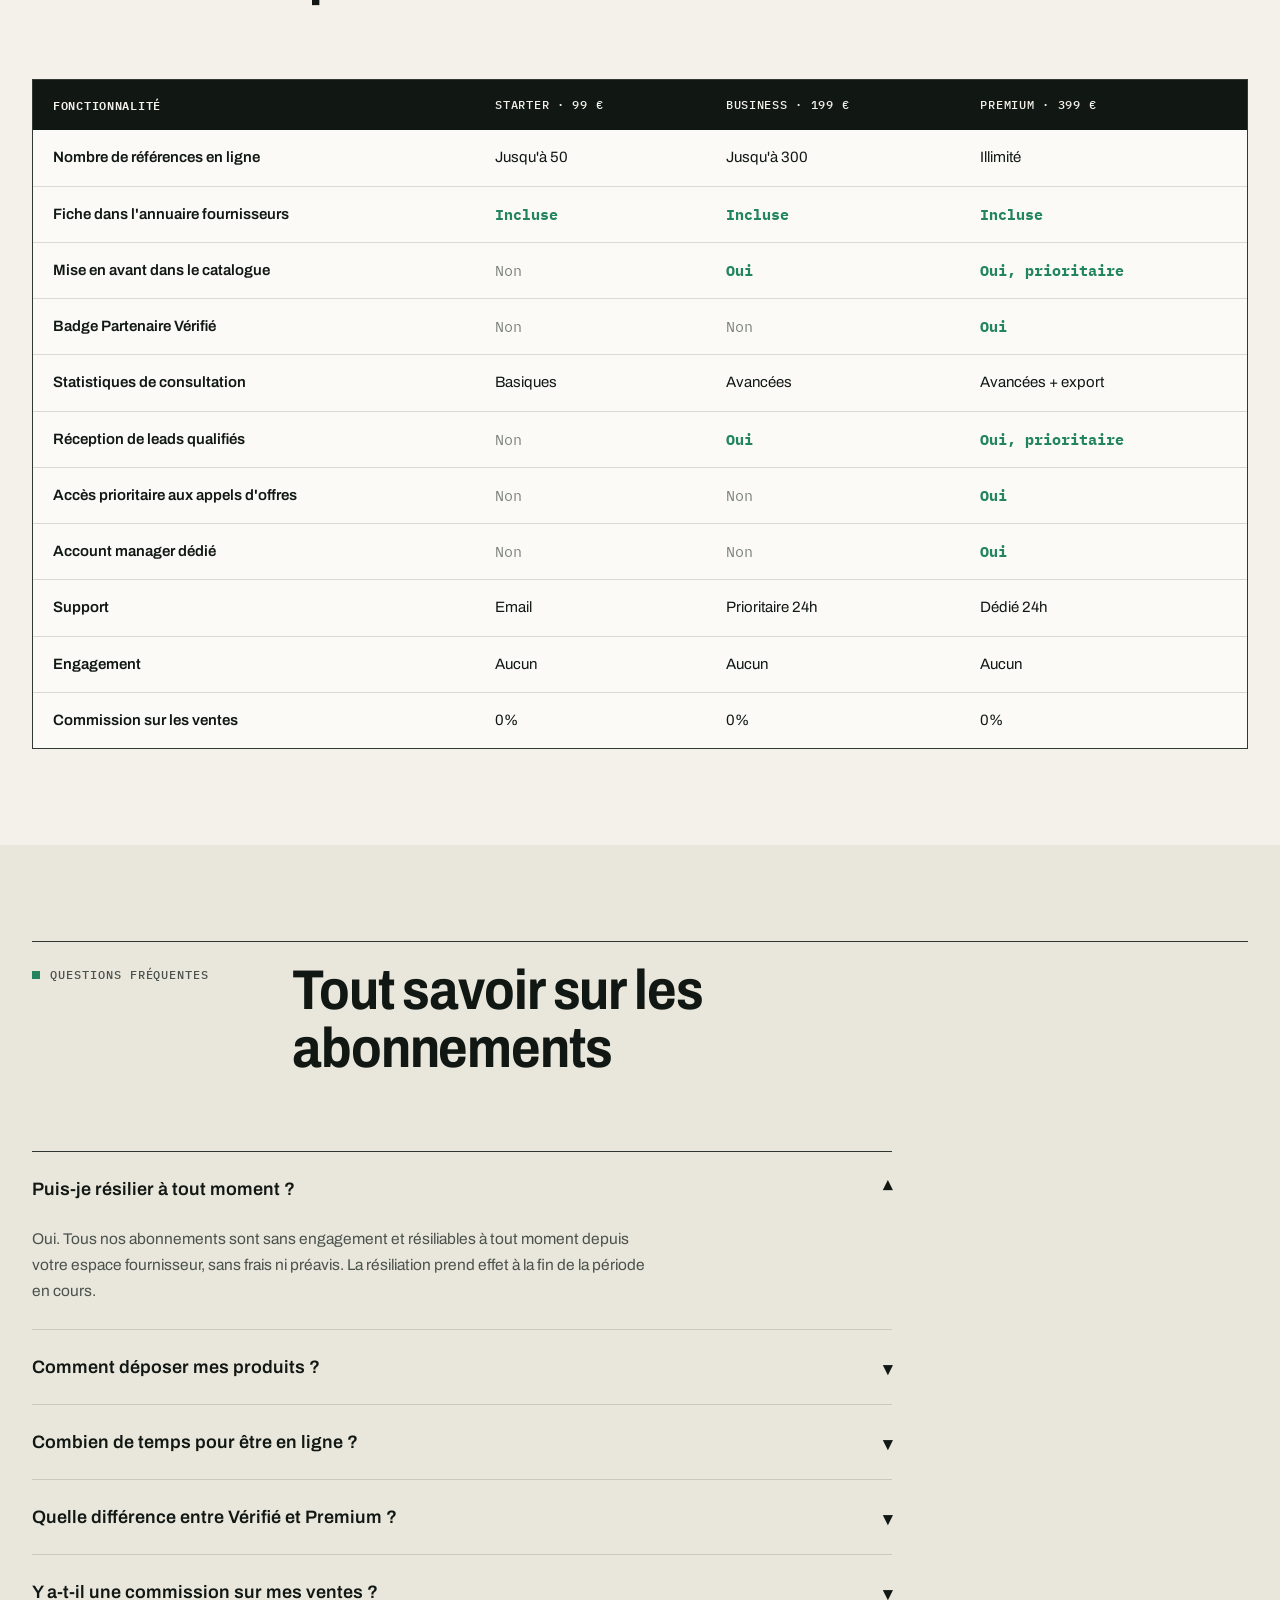
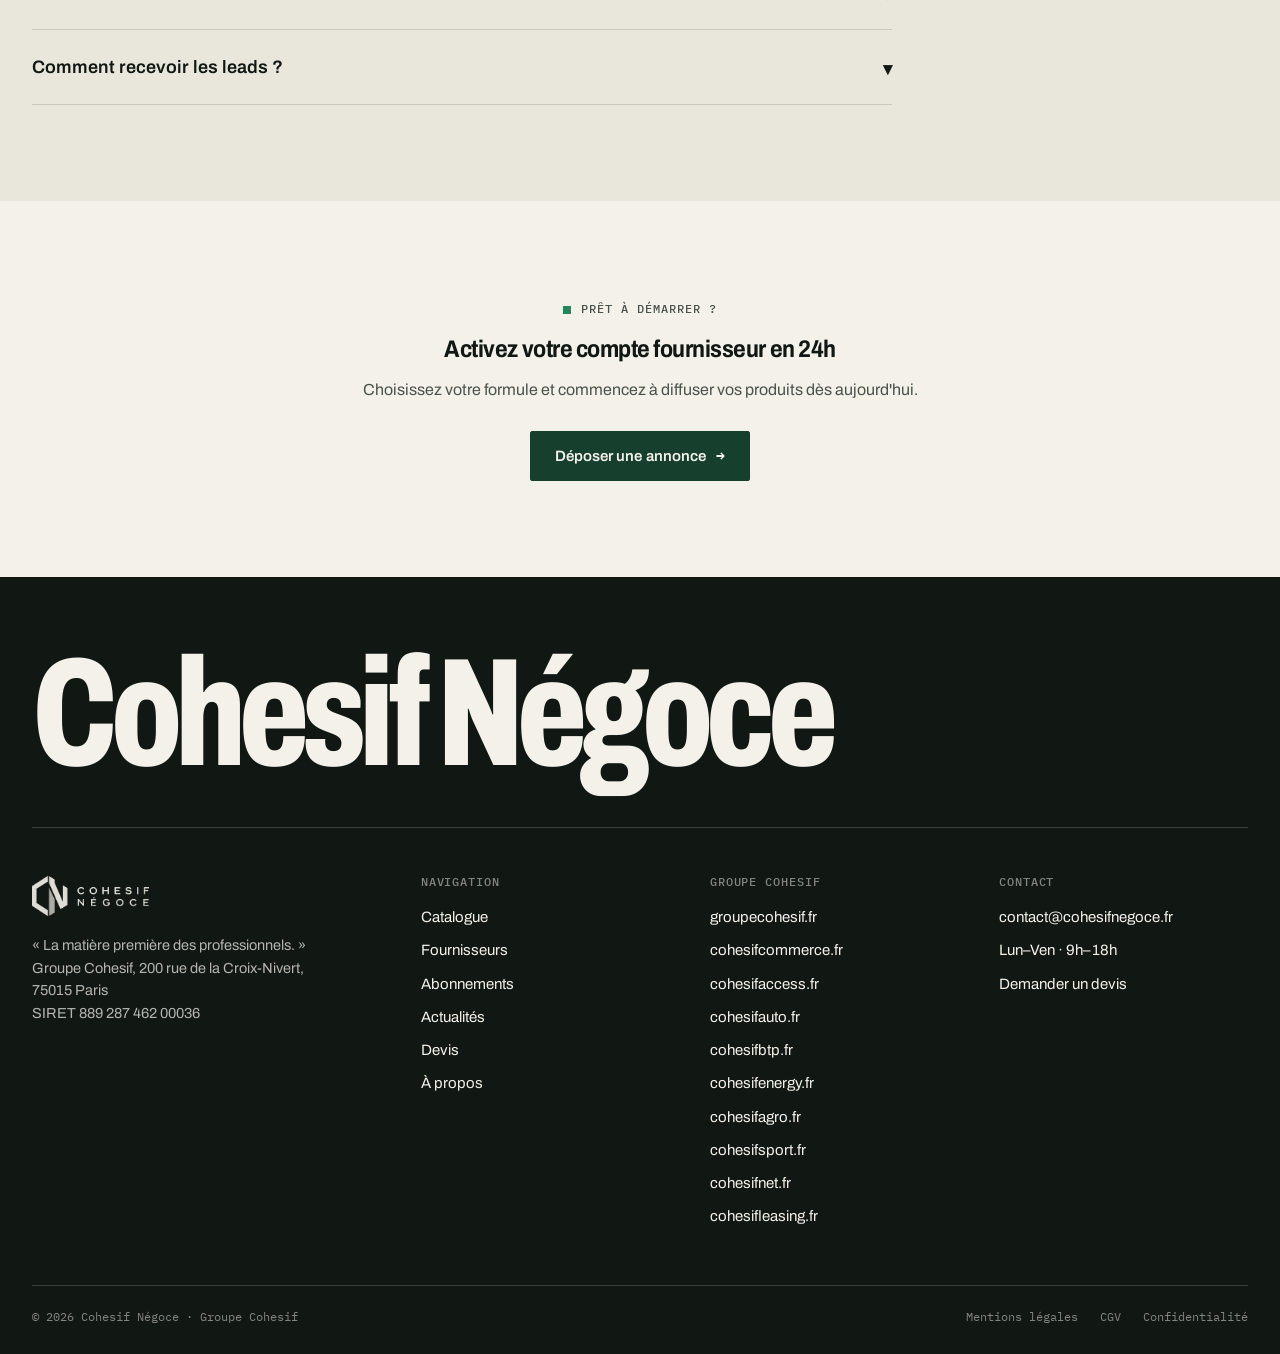
<file: abonnements.html>
<!DOCTYPE html>
<html lang="fr">
<head>
<meta charset="UTF-8">
<meta name="viewport" content="width=device-width, initial-scale=1.0">
<title>Abonnements fournisseurs | Cohesif Négoce</title>
<meta name="description" content="Découvrez les formules d'abonnement Cohesif Négoce pour fournisseurs : Starter, Business et Premium. Sans engagement, sans commission, activation sous 24h.">
<link rel="icon" type="image/png" href="img/logo-mark-cohesif-negoce.png">
<link rel="stylesheet" href="css/style.css">
<meta name="keywords" content="abonnement fournisseur, formule negoce, tarif fournisseur materiaux, plateforme BTP, diffuser produits BTP, sans commission">
<meta name="robots" content="index, follow">
<meta name="author" content="Cohesif Negoce, Groupe Cohesif">
<meta name="theme-color" content="#1A1A2E">
<link rel="canonical" href="https://cohesifnegoce.fr/abonnements.html">
<meta property="og:title" content="Abonnements fournisseurs | Cohesif Negoce">
<meta property="og:description" content="Formules d'abonnement Cohesif Negoce pour fournisseurs : Starter, Business et Premium. Sans engagement, sans commission, activation sous 24h.">
<meta property="og:url" content="https://cohesifnegoce.fr/abonnements.html">
<meta property="og:type" content="website">
<meta property="og:image" content="https://cohesifnegoce.fr/img/logo-cohesif-negoce.png">
<meta property="og:site_name" content="Cohesif Negoce">
<meta property="og:locale" content="fr_FR">
<meta name="twitter:card" content="summary_large_image">
<meta name="twitter:title" content="Abonnements fournisseurs | Cohesif Negoce">
<meta name="twitter:description" content="Formules d'abonnement Cohesif Negoce pour fournisseurs : Starter, Business et Premium. Sans engagement, sans commission, activation sous 24h.">
<meta name="twitter:image" content="https://cohesifnegoce.fr/img/logo-cohesif-negoce.png">
</head>
<body>

<!-- ===== Navbar ===== -->
<header class="navbar">
  <div class="container">
    <a href="index.html" class="logo"><img src="img/logo-cohesif-negoce.png" alt="Cohesif Négoce, la matière première des professionnels"></a>
    <nav class="nav-links" aria-label="Navigation principale">
      <a href="catalogue.html">Catalogue</a>
      <a href="fournisseurs.html">Fournisseurs</a>
      <a href="abonnements.html">Abonnements</a>
      <a href="actualites.html">Actualités</a>
      <a href="a-propos.html">À propos</a>
    </nav>
    <div class="nav-actions">
      <a href="fournisseurs.html" class="btn btn-outline btn-sm">Déposer une annonce</a>
      <a href="devis.html" class="btn btn-primary btn-sm">Demander un devis</a>
    </div>
    <button class="burger" aria-label="Ouvrir le menu"><span></span><span></span><span></span></button>
  </div>
  <div class="mobile-menu" role="navigation" aria-label="Menu mobile">
    <a href="catalogue.html">Catalogue</a>
    <a href="fournisseurs.html">Fournisseurs</a>
    <a href="abonnements.html">Abonnements</a>
    <a href="actualites.html">Actualités</a>
    <a href="a-propos.html">À propos</a>
    <div class="nav-actions">
      <a href="fournisseurs.html" class="btn btn-outline">Déposer une annonce</a>
      <a href="devis.html" class="btn btn-primary">Demander un devis</a>
    </div>
  </div>
</header>

<!-- ===== En-tête ===== -->
<section class="page-header">
  <div class="container">
    <h1>Abonnements fournisseurs</h1>
    <p>Trois formules pensées pour accompagner la croissance de votre activité de négoce, sans engagement, sans commission sur vos ventes, activation sous 24h.</p>
  </div>
</section>

<!-- ===== Pricing ===== -->
<section class="supplier-section">
  <div class="container">
    <div class="section-head">
      <span class="eyebrow" style="color:#BFE9D6;">Nos formules</span>
      <h2>Choisissez la formule adaptée à votre catalogue</h2>
      <p>Mettez en avant vos produits et touchez directement les acheteurs professionnels et particuliers.</p>
    </div>
    <div class="pricing-grid">
      <div class="price-card">
        <h3>Starter</h3>
        <div class="price">99 € <small>/ mois</small></div>
        <ul>
          <li>Jusqu'à 50 références en ligne</li>
          <li>Fiche fournisseur dans l'annuaire</li>
          <li>Statistiques de consultation de base</li>
          <li>Support par email</li>
        </ul>
        <a href="devis.html" class="btn btn-ghost-white">Démarrer avec Starter</a>
      </div>
      <div class="price-card featured">
        <span class="ribbon">Le plus choisi</span>
        <h3>Business</h3>
        <div class="price">199 € <small>/ mois</small></div>
        <ul>
          <li>Jusqu'à 300 références en ligne</li>
          <li>Mise en avant dans le catalogue</li>
          <li>Statistiques avancées et leads qualifiés</li>
          <li>Support prioritaire 24h</li>
        </ul>
        <a href="devis.html" class="btn btn-primary">Démarrer avec Business</a>
      </div>
      <div class="price-card">
        <h3>Premium</h3>
        <div class="price">399 € <small>/ mois</small></div>
        <ul>
          <li>Références illimitées</li>
          <li>Badge Partenaire Vérifié</li>
          <li>Accès prioritaire aux appels d'offres</li>
          <li>Account manager dédié</li>
        </ul>
        <a href="devis.html" class="btn btn-ghost-white">Démarrer avec Premium</a>
      </div>
    </div>
    <p style="text-align:center; margin-top:28px; color:rgba(255,255,255,.78); font-size:14px;">Sans engagement · activation sous 24h · résiliation libre à tout moment</p>
  </div>
</section>

<!-- ===== Tableau comparatif ===== -->
<section>
  <div class="container">
    <div class="section-head">
      <span class="eyebrow">Comparer en détail</span>
      <h2>Quelle formule pour quel besoin ?</h2>
    </div>
    <div class="table-wrap">
      <table class="compare">
        <thead>
          <tr>
            <th>Fonctionnalité</th>
            <th>Starter · 99 €</th>
            <th>Business · 199 €</th>
            <th>Premium · 399 €</th>
          </tr>
        </thead>
        <tbody>
          <tr><td>Nombre de références en ligne</td><td>Jusqu'à 50</td><td>Jusqu'à 300</td><td>Illimité</td></tr>
          <tr><td>Fiche dans l'annuaire fournisseurs</td><td class="yes">Incluse</td><td class="yes">Incluse</td><td class="yes">Incluse</td></tr>
          <tr><td>Mise en avant dans le catalogue</td><td class="no">Non</td><td class="yes">Oui</td><td class="yes">Oui, prioritaire</td></tr>
          <tr><td>Badge Partenaire Vérifié</td><td class="no">Non</td><td class="no">Non</td><td class="yes">Oui</td></tr>
          <tr><td>Statistiques de consultation</td><td>Basiques</td><td>Avancées</td><td>Avancées + export</td></tr>
          <tr><td>Réception de leads qualifiés</td><td class="no">Non</td><td class="yes">Oui</td><td class="yes">Oui, prioritaire</td></tr>
          <tr><td>Accès prioritaire aux appels d'offres</td><td class="no">Non</td><td class="no">Non</td><td class="yes">Oui</td></tr>
          <tr><td>Account manager dédié</td><td class="no">Non</td><td class="no">Non</td><td class="yes">Oui</td></tr>
          <tr><td>Support</td><td>Email</td><td>Prioritaire 24h</td><td>Dédié 24h</td></tr>
          <tr><td>Engagement</td><td>Aucun</td><td>Aucun</td><td>Aucun</td></tr>
          <tr><td>Commission sur les ventes</td><td>0%</td><td>0%</td><td>0%</td></tr>
        </tbody>
      </table>
    </div>
  </div>
</section>

<!-- ===== FAQ ===== -->
<section style="background:var(--bg-secondary);">
  <div class="container">
    <div class="section-head">
      <span class="eyebrow">Questions fréquentes</span>
      <h2>Tout savoir sur les abonnements</h2>
    </div>
    <div class="faq-list" data-accordion-exclusive>
      <div class="accordion-item open">
        <button class="accordion-trigger">
          Puis-je résilier à tout moment ?
          <span class="chev">▾</span>
        </button>
        <div class="accordion-panel">
          <div class="accordion-panel-inner">Oui. Tous nos abonnements sont sans engagement et résiliables à tout moment depuis votre espace fournisseur, sans frais ni préavis. La résiliation prend effet à la fin de la période en cours.</div>
        </div>
      </div>
      <div class="accordion-item">
        <button class="accordion-trigger">
          Comment déposer mes produits ?
          <span class="chev">▾</span>
        </button>
        <div class="accordion-panel">
          <div class="accordion-panel-inner">Une fois votre compte activé, vous accédez à un espace de dépôt simple : renseignez le nom, la catégorie, le prix, l'unité, le délai et la disponibilité de chaque référence. Vous pouvez également importer un catalogue existant, notre équipe vous accompagne dans cette étape.</div>
        </div>
      </div>
      <div class="accordion-item">
        <button class="accordion-trigger">
          Combien de temps pour être en ligne ?
          <span class="chev">▾</span>
        </button>
        <div class="accordion-panel">
          <div class="accordion-panel-inner">Votre compte est activé sous 24h ouvrées après inscription et validation de vos informations. Vos premières références peuvent être visibles dans le catalogue dès l'activation terminée.</div>
        </div>
      </div>
      <div class="accordion-item">
        <button class="accordion-trigger">
          Quelle différence entre Vérifié et Premium ?
          <span class="chev">▾</span>
        </button>
        <div class="accordion-panel">
          <div class="accordion-panel-inner">Le badge « Partenaire Vérifié » signale un fournisseur dont l'identité et les conditions commerciales ont été contrôlées par notre équipe ; il est inclus dès la formule Business via une vérification standard. La formule Premium inclut en plus le badge avec contrôle approfondi, l'accès prioritaire aux appels d'offres et un accompagnement dédié.</div>
        </div>
      </div>
      <div class="accordion-item">
        <button class="accordion-trigger">
          Y a-t-il une commission sur mes ventes ?
          <span class="chev">▾</span>
        </button>
        <div class="accordion-panel">
          <div class="accordion-panel-inner">Non. Cohesif Négoce fonctionne uniquement sur la base d'un abonnement mensuel fixe. Aucune commission n'est prélevée sur vos ventes ou vos devis conclus, quelle que soit la formule choisie.</div>
        </div>
      </div>
      <div class="accordion-item">
        <button class="accordion-trigger">
          Comment recevoir les leads ?
          <span class="chev">▾</span>
        </button>
        <div class="accordion-panel">
          <div class="accordion-panel-inner">Les demandes de devis ciblant vos produits ou votre catégorie vous sont transmises par email et dans votre espace fournisseur, avec les informations projet utiles (quantité, délai, localisation). Les formules Business et Premium bénéficient d'une priorité de transmission.</div>
        </div>
      </div>
    </div>
  </div>
</section>

<!-- ===== CTA final ===== -->
<section style="text-align:center;">
  <div class="container" style="max-width:620px;">
    <span class="eyebrow">Prêt à démarrer ?</span>
    <h2 style="margin-bottom:16px;">Activez votre compte fournisseur en 24h</h2>
    <p style="color:var(--text-secondary); margin-bottom:28px;">Choisissez votre formule et commencez à diffuser vos produits dès aujourd'hui.</p>
    <a href="devis.html" class="btn btn-primary">Déposer une annonce</a>
  </div>
</section>

<!-- ===== Footer ===== -->
<footer>
  <div class="container">
    <div class="footer-wordmark" aria-hidden="true">Cohesif Négoce</div>
    <div class="footer-grid">
      <div class="footer-about">
        <a href="index.html" class="logo"><img src="img/logo-cohesif-negoce-blanc.png" loading="lazy" alt="Cohesif Négoce, la matière première des professionnels"></a>
        <p>« La matière première des professionnels. »<br>
        Groupe Cohesif, 200 rue de la Croix-Nivert, 75015 Paris<br>
        SIRET 889 287 462 00036</p>
      </div>
      <div>
        <h4>Navigation</h4>
        <ul>
          <li><a href="catalogue.html">Catalogue</a></li>
          <li><a href="fournisseurs.html">Fournisseurs</a></li>
          <li><a href="abonnements.html">Abonnements</a></li>
          <li><a href="actualites.html">Actualités</a></li>
          <li><a href="devis.html">Devis</a></li>
          <li><a href="a-propos.html">À propos</a></li>
        </ul>
      </div>
      <div>
        <h4>Groupe Cohesif</h4>
        <ul>
          <li><a href="https://groupecohesif.fr" target="_blank" rel="noopener">groupecohesif.fr</a></li>
          <li><a href="https://cohesifcommerce.fr" target="_blank" rel="noopener">cohesifcommerce.fr</a></li>
          <li><a href="https://cohesifaccess.fr" target="_blank" rel="noopener">cohesifaccess.fr</a></li>
          <li><a href="https://cohesifauto.fr" target="_blank" rel="noopener">cohesifauto.fr</a></li>
          <li><a href="https://cohesifbtp.fr" target="_blank" rel="noopener">cohesifbtp.fr</a></li>
          <li><a href="https://cohesifenergy.fr" target="_blank" rel="noopener">cohesifenergy.fr</a></li>
          <li><a href="https://cohesifagro.fr" target="_blank" rel="noopener">cohesifagro.fr</a></li>
          <li><a href="https://cohesifsport.fr" target="_blank" rel="noopener">cohesifsport.fr</a></li>
          <li><a href="https://cohesifnet.fr" target="_blank" rel="noopener">cohesifnet.fr</a></li>
          <li><a href="https://cohesifleasing.fr" target="_blank" rel="noopener">cohesifleasing.fr</a></li>
        </ul>
      </div>
      <div>
        <h4>Contact</h4>
        <ul>
          <li><a href="mailto:contact@cohesifnegoce.fr">contact@cohesifnegoce.fr</a></li>
          <li>Lun–Ven · 9h–18h</li>
          <li><a href="devis.html">Demander un devis</a></li>
        </ul>
      </div>
    </div>
    <div class="footer-bottom">
      <span>© 2026 Cohesif Négoce · Groupe Cohesif</span>
      <div class="legal-links">
        <a href="mentions-legales.html">Mentions légales</a>
        <a href="cgv.html">CGV</a>
        <a href="confidentialite.html">Confidentialité</a>
      </div>
    </div>
  </div>
</footer>

<div class="sticky-mobile-bar">
  <span class="smb-text">
    <span class="smb-dot"></span>
    <span class="smb-copy"><strong>Demander un devis</strong><span class="smb-sub">Réponse garantie sous 24h</span></span>
  </span>
  <a href="devis.html" class="btn btn-white btn-sm">Démarrer</a>
</div>

<script src="js/main.js"></script>
</body>
</html>
</file>
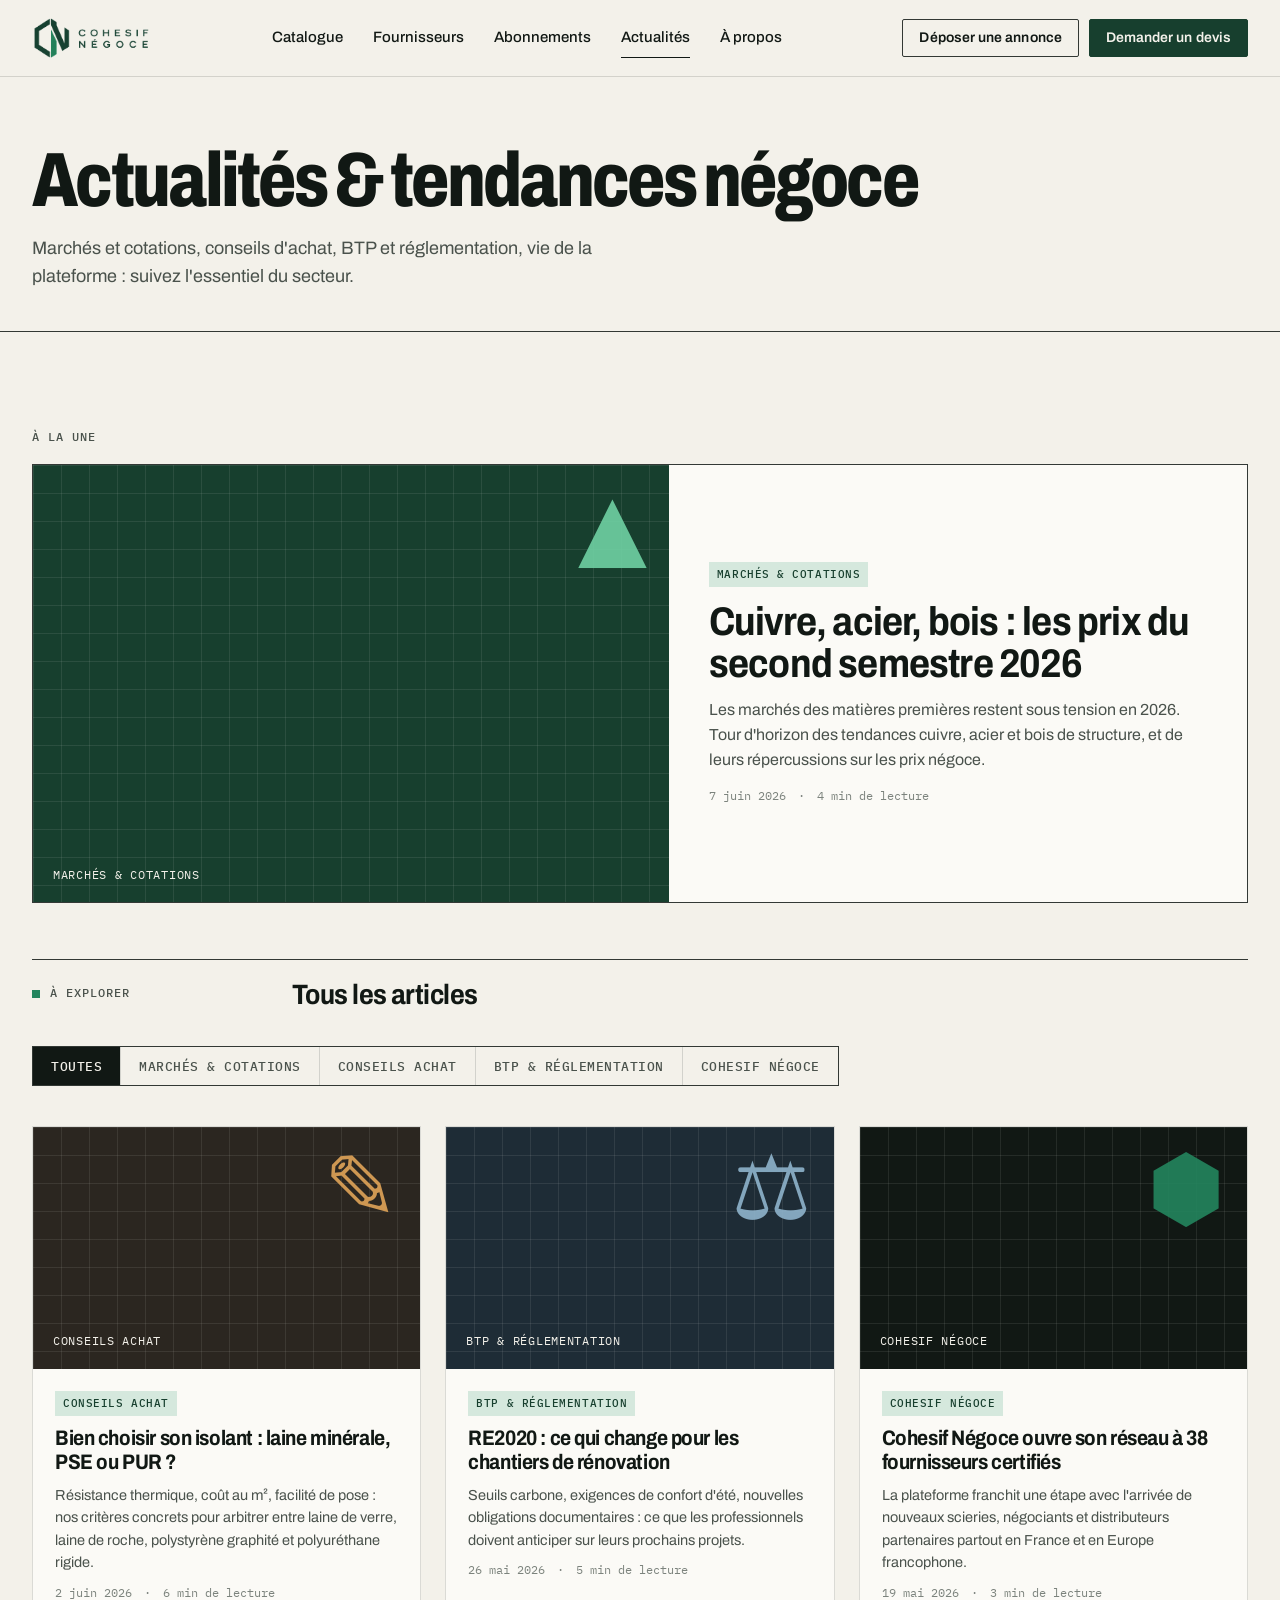
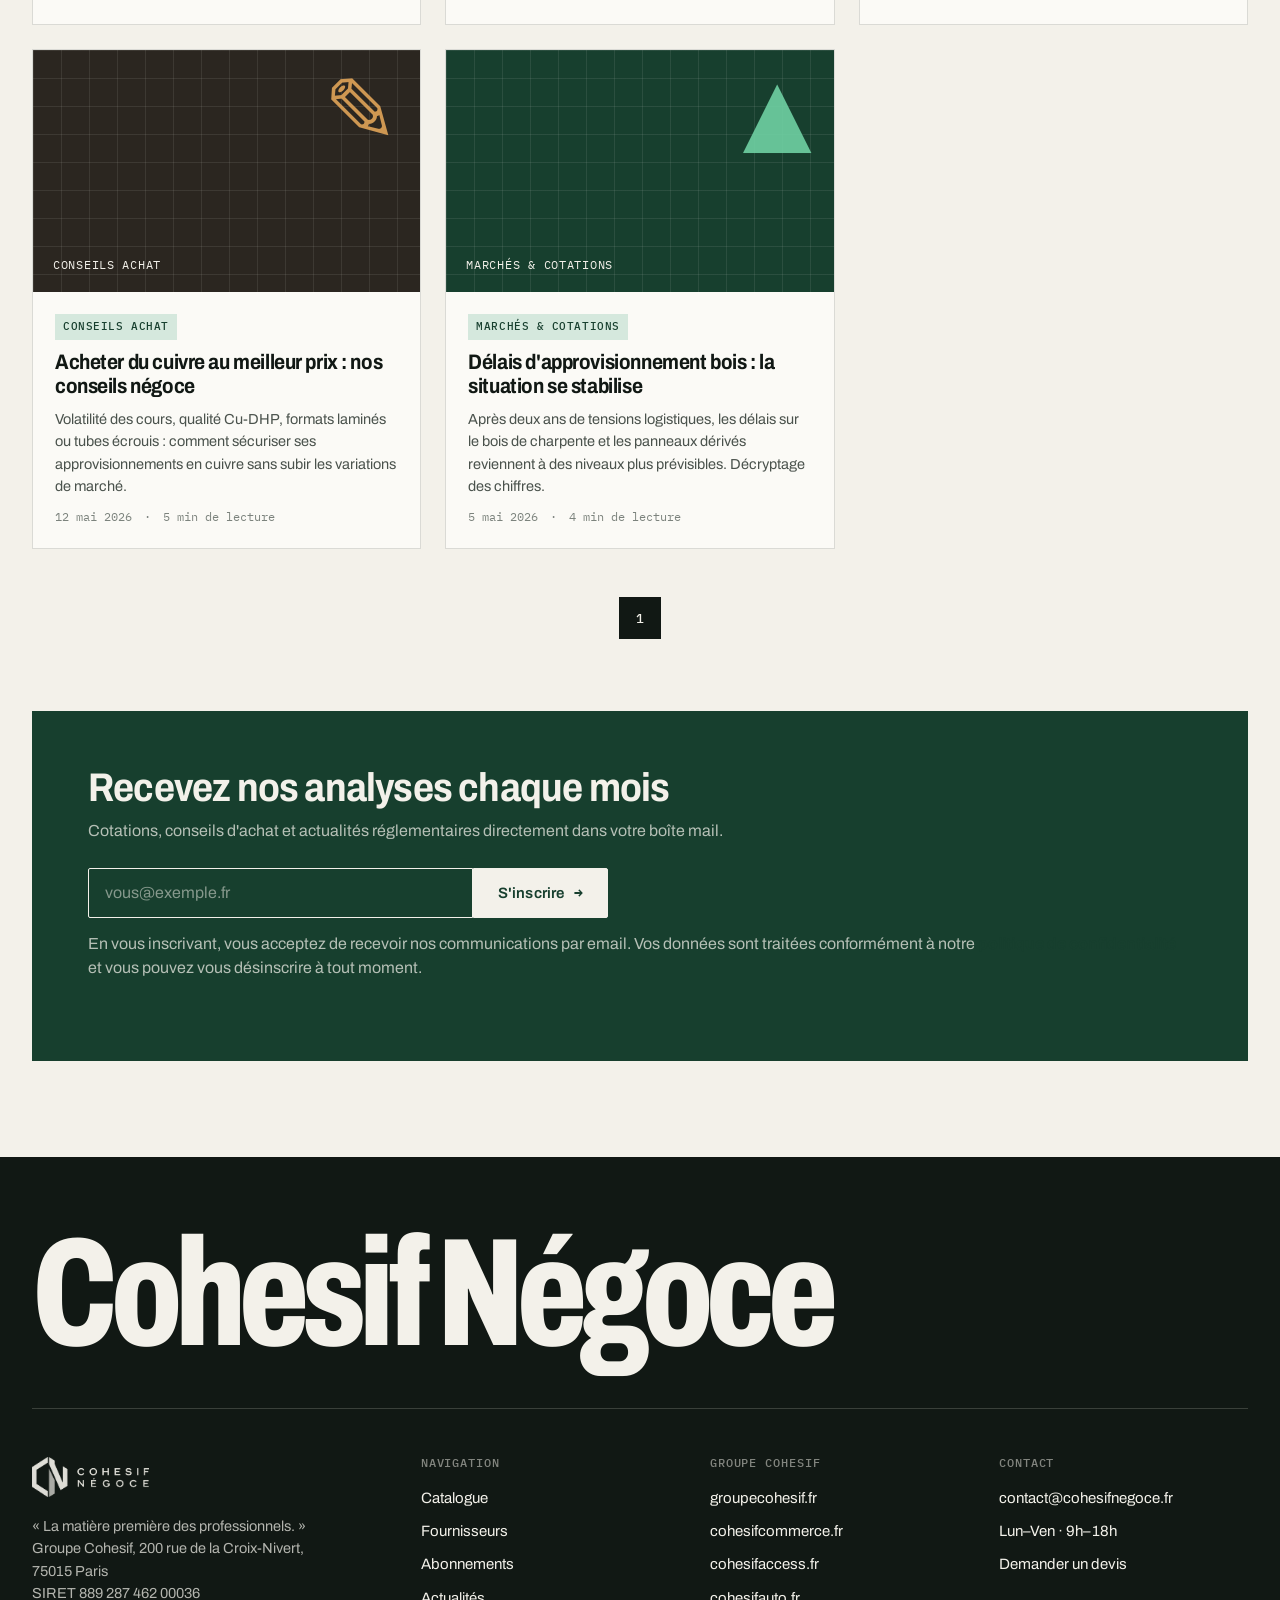
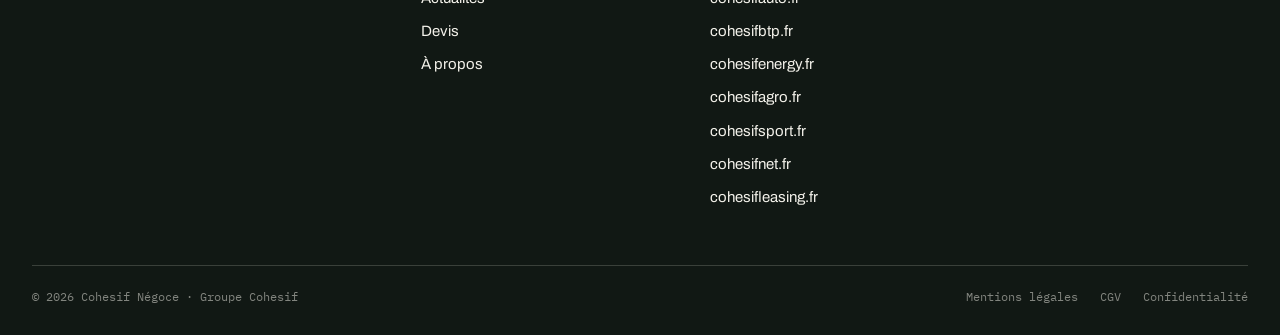
<file: actualites.html>
<!DOCTYPE html>
<html lang="fr">
<head>
<meta charset="UTF-8">
<meta name="viewport" content="width=device-width, initial-scale=1.0">
<title>Actualités | Cohesif Négoce</title>
<meta name="description" content="Marchés et cotations, conseils d'achat, BTP et réglementation : suivez l'actualité du négoce de matériaux avec Cohesif Négoce.">
<link rel="icon" type="image/png" href="img/logo-mark-cohesif-negoce.png">
<link rel="stylesheet" href="css/style.css">
<meta name="keywords" content="actualites negoce, cotations materiaux, marche BTP, tendances construction, prix matieres premieres, reglementation BTP">
<meta name="robots" content="index, follow">
<meta name="author" content="Cohesif Negoce, Groupe Cohesif">
<meta name="theme-color" content="#1A1A2E">
<link rel="canonical" href="https://cohesifnegoce.fr/actualites.html">
<meta property="og:title" content="Actualites & tendances negoce | Cohesif Negoce">
<meta property="og:description" content="Marches et cotations, conseils d'achat, BTP et reglementation : suivez l'actualite du negoce de materiaux avec Cohesif Negoce.">
<meta property="og:url" content="https://cohesifnegoce.fr/actualites.html">
<meta property="og:type" content="website">
<meta property="og:image" content="https://cohesifnegoce.fr/img/logo-cohesif-negoce.png">
<meta property="og:site_name" content="Cohesif Negoce">
<meta property="og:locale" content="fr_FR">
<meta name="twitter:card" content="summary_large_image">
<meta name="twitter:title" content="Actualites & tendances negoce | Cohesif Negoce">
<meta name="twitter:description" content="Marches et cotations, conseils d'achat, BTP et reglementation : suivez l'actualite du negoce de materiaux avec Cohesif Negoce.">
<meta name="twitter:image" content="https://cohesifnegoce.fr/img/logo-cohesif-negoce.png">
</head>
<body>

<!-- ===== Navbar ===== -->
<header class="navbar">
  <div class="container">
    <a href="index.html" class="logo"><img src="img/logo-cohesif-negoce.png" alt="Cohesif Négoce, la matière première des professionnels"></a>
    <nav class="nav-links" aria-label="Navigation principale">
      <a href="catalogue.html">Catalogue</a>
      <a href="fournisseurs.html">Fournisseurs</a>
      <a href="abonnements.html">Abonnements</a>
      <a href="actualites.html">Actualités</a>
      <a href="a-propos.html">À propos</a>
    </nav>
    <div class="nav-actions">
      <a href="fournisseurs.html" class="btn btn-outline btn-sm">Déposer une annonce</a>
      <a href="devis.html" class="btn btn-primary btn-sm">Demander un devis</a>
    </div>
    <button class="burger" aria-label="Ouvrir le menu"><span></span><span></span><span></span></button>
  </div>
  <div class="mobile-menu" role="navigation" aria-label="Menu mobile">
    <a href="catalogue.html">Catalogue</a>
    <a href="fournisseurs.html">Fournisseurs</a>
    <a href="abonnements.html">Abonnements</a>
    <a href="actualites.html">Actualités</a>
    <a href="a-propos.html">À propos</a>
    <div class="nav-actions">
      <a href="fournisseurs.html" class="btn btn-outline">Déposer une annonce</a>
      <a href="devis.html" class="btn btn-primary">Demander un devis</a>
    </div>
  </div>
</header>

<!-- ===== En-tête ===== -->
<section class="page-header">
  <div class="container">
    <h1>Actualités &amp; tendances négoce</h1>
    <p>Marchés et cotations, conseils d'achat, BTP et réglementation, vie de la plateforme : suivez l'essentiel du secteur.</p>
  </div>
</section>

<section>
  <div class="container">
    <span class="eyebrow" style="display:block;">À la une</span>
    <article class="featured-article" data-featured-article></article>

    <div class="section-head" style="text-align:left; margin: 56px 0 20px; max-width:none;">
      <span class="eyebrow">À explorer</span>
      <h2 style="font-size: clamp(22px, 3vw, 28px);">Tous les articles</h2>
    </div>
    <div class="actu-filters">
      <button class="active" data-actu-filter="Toutes">Toutes</button>
      <button data-actu-filter="Marchés & Cotations">Marchés &amp; Cotations</button>
      <button data-actu-filter="Conseils achat">Conseils achat</button>
      <button data-actu-filter="BTP & Réglementation">BTP &amp; Réglementation</button>
      <button data-actu-filter="Cohesif Négoce">Cohesif Négoce</button>
    </div>

    <div class="grid-3" data-articles-grid></div>

    <div class="pagination" data-actu-pagination></div>

    <div class="newsletter-block">
      <h3>Recevez nos analyses chaque mois</h3>
      <p>Cotations, conseils d'achat et actualités réglementaires directement dans votre boîte mail.</p>
      <form class="newsletter-form" onsubmit="event.preventDefault(); this.querySelector('button').textContent='Inscription confirmée ✓'; this.querySelector('button').disabled=true;">
        <input type="email" placeholder="vous@exemple.fr" required aria-label="Adresse email">
        <button type="submit" class="btn btn-primary">S'inscrire</button>
      </form>
      <p class="newsletter-rgpd">En vous inscrivant, vous acceptez de recevoir nos communications par email. Vos données sont traitées conformément à notre <a href="confidentialite.html" style="color:var(--green); font-weight:700;">politique de confidentialité</a> et vous pouvez vous désinscrire à tout moment.</p>
    </div>
  </div>
</section>

<!-- ===== Footer ===== -->
<footer>
  <div class="container">
    <div class="footer-wordmark" aria-hidden="true">Cohesif Négoce</div>
    <div class="footer-grid">
      <div class="footer-about">
        <a href="index.html" class="logo"><img src="img/logo-cohesif-negoce-blanc.png" loading="lazy" alt="Cohesif Négoce, la matière première des professionnels"></a>
        <p>« La matière première des professionnels. »<br>
        Groupe Cohesif, 200 rue de la Croix-Nivert, 75015 Paris<br>
        SIRET 889 287 462 00036</p>
      </div>
      <div>
        <h4>Navigation</h4>
        <ul>
          <li><a href="catalogue.html">Catalogue</a></li>
          <li><a href="fournisseurs.html">Fournisseurs</a></li>
          <li><a href="abonnements.html">Abonnements</a></li>
          <li><a href="actualites.html">Actualités</a></li>
          <li><a href="devis.html">Devis</a></li>
          <li><a href="a-propos.html">À propos</a></li>
        </ul>
      </div>
      <div>
        <h4>Groupe Cohesif</h4>
        <ul>
          <li><a href="https://groupecohesif.fr" target="_blank" rel="noopener">groupecohesif.fr</a></li>
          <li><a href="https://cohesifcommerce.fr" target="_blank" rel="noopener">cohesifcommerce.fr</a></li>
          <li><a href="https://cohesifaccess.fr" target="_blank" rel="noopener">cohesifaccess.fr</a></li>
          <li><a href="https://cohesifauto.fr" target="_blank" rel="noopener">cohesifauto.fr</a></li>
          <li><a href="https://cohesifbtp.fr" target="_blank" rel="noopener">cohesifbtp.fr</a></li>
          <li><a href="https://cohesifenergy.fr" target="_blank" rel="noopener">cohesifenergy.fr</a></li>
          <li><a href="https://cohesifagro.fr" target="_blank" rel="noopener">cohesifagro.fr</a></li>
          <li><a href="https://cohesifsport.fr" target="_blank" rel="noopener">cohesifsport.fr</a></li>
          <li><a href="https://cohesifnet.fr" target="_blank" rel="noopener">cohesifnet.fr</a></li>
          <li><a href="https://cohesifleasing.fr" target="_blank" rel="noopener">cohesifleasing.fr</a></li>
        </ul>
      </div>
      <div>
        <h4>Contact</h4>
        <ul>
          <li><a href="mailto:contact@cohesifnegoce.fr">contact@cohesifnegoce.fr</a></li>
          <li>Lun–Ven · 9h–18h</li>
          <li><a href="devis.html">Demander un devis</a></li>
        </ul>
      </div>
    </div>
    <div class="footer-bottom">
      <span>© 2026 Cohesif Négoce · Groupe Cohesif</span>
      <div class="legal-links">
        <a href="mentions-legales.html">Mentions légales</a>
        <a href="cgv.html">CGV</a>
        <a href="confidentialite.html">Confidentialité</a>
      </div>
    </div>
  </div>
</footer>

<div class="sticky-mobile-bar">
  <span class="smb-text">
    <span class="smb-dot"></span>
    <span class="smb-copy"><strong>Demander un devis</strong><span class="smb-sub">Réponse garantie sous 24h</span></span>
  </span>
  <a href="devis.html" class="btn btn-white btn-sm">Démarrer</a>
</div>

<script src="js/main.js"></script>
</body>
</html>
</file>
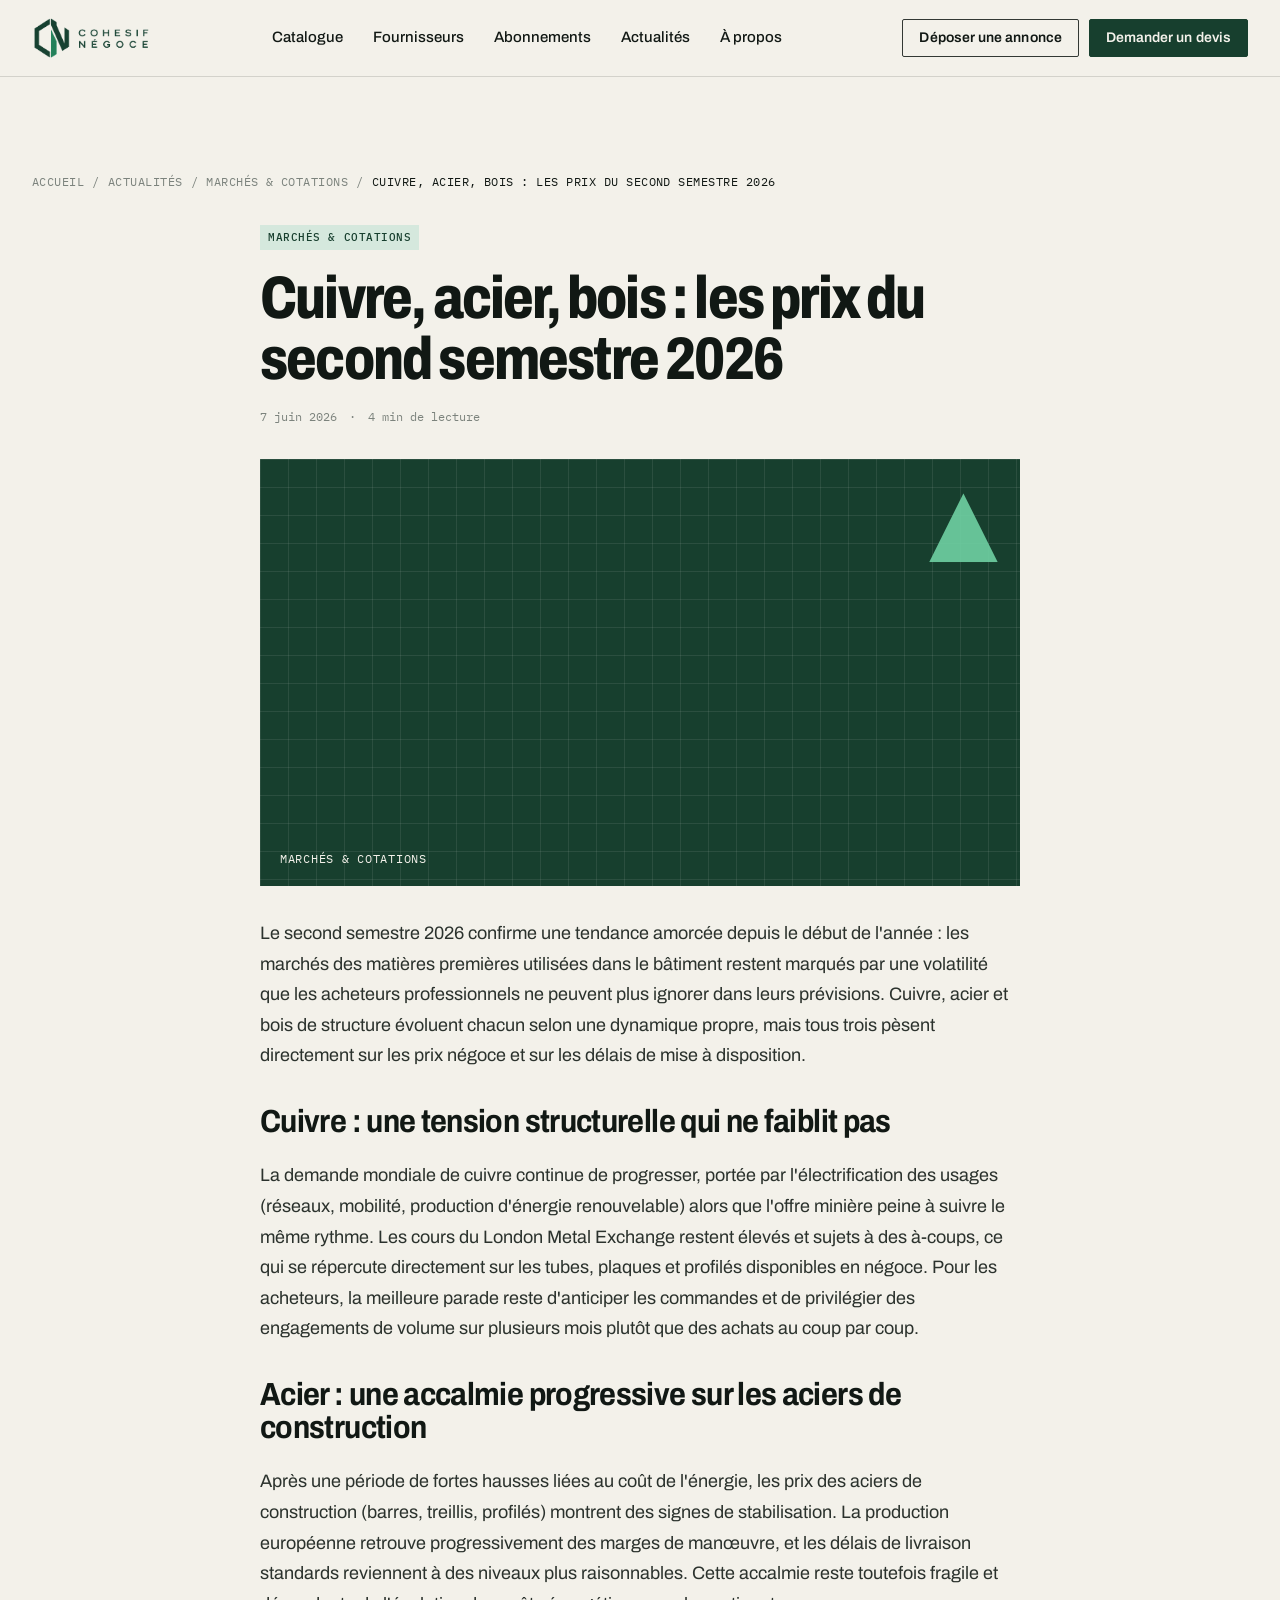
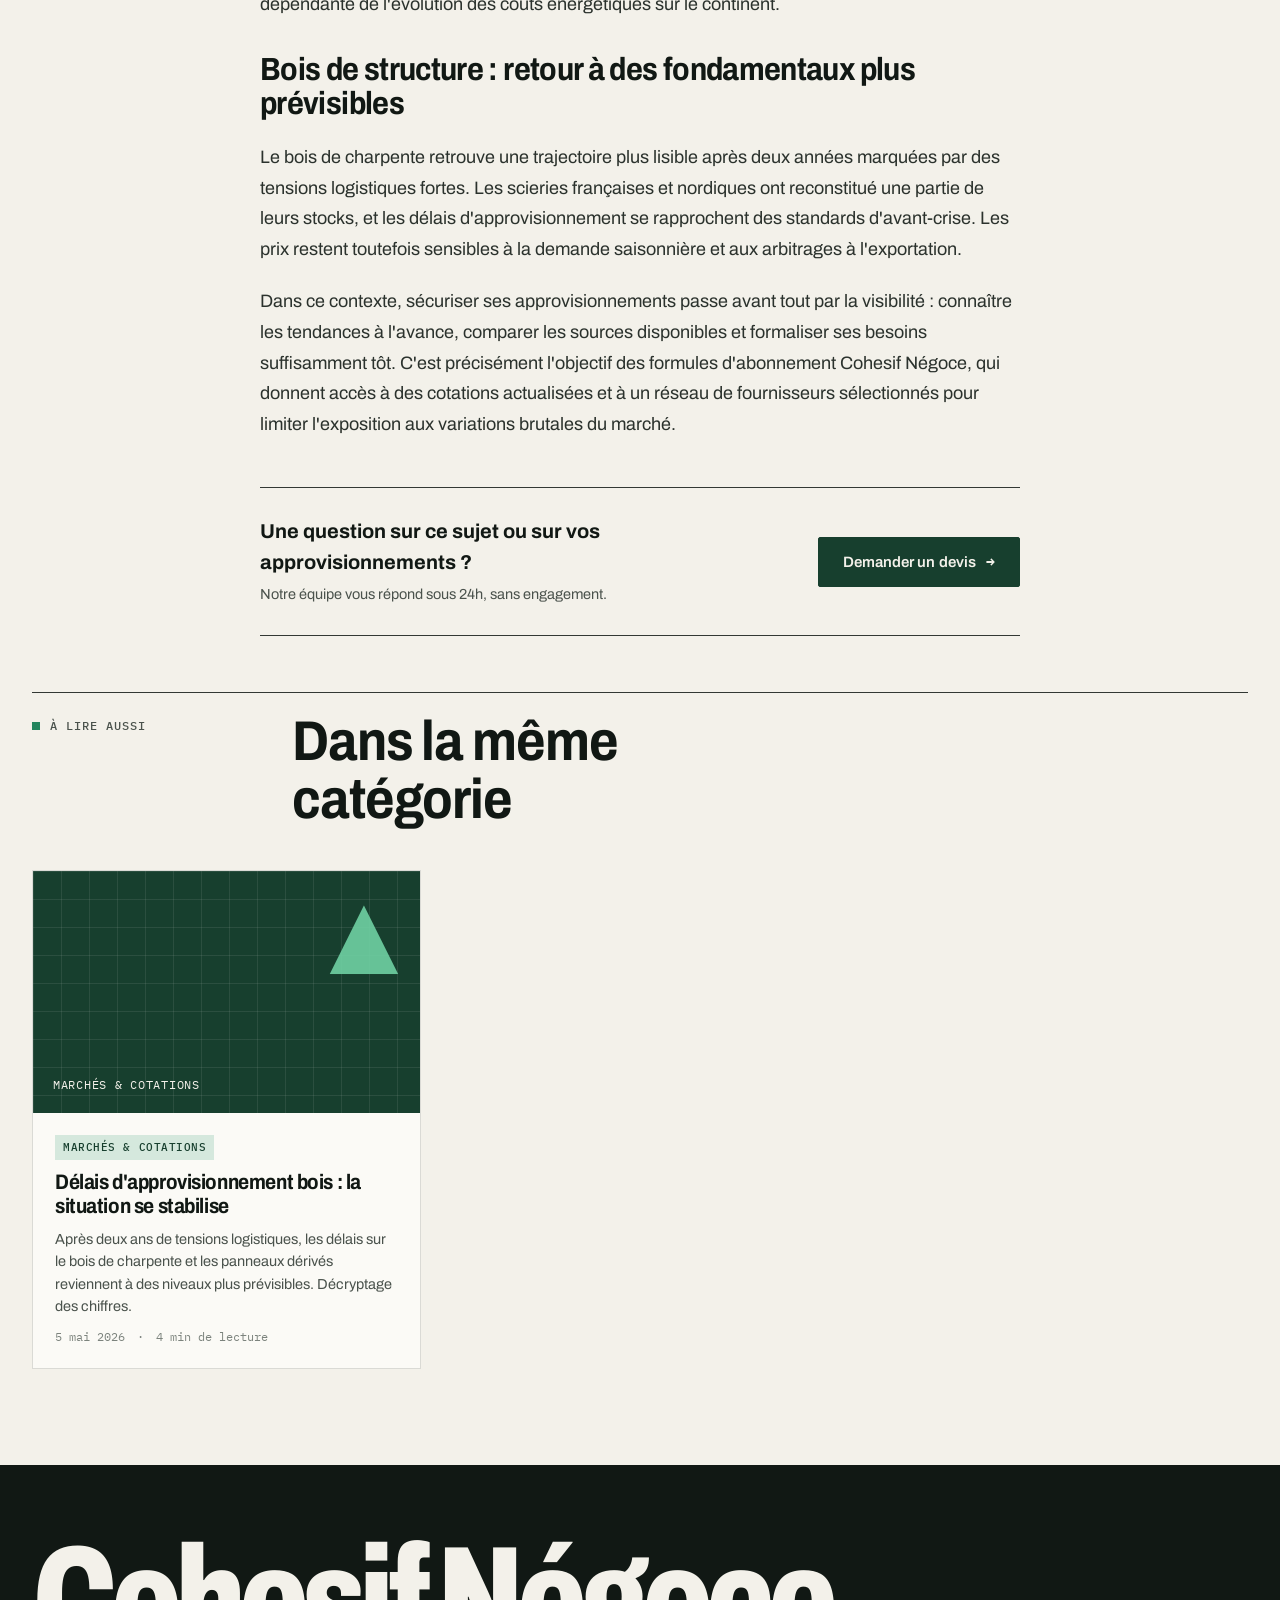
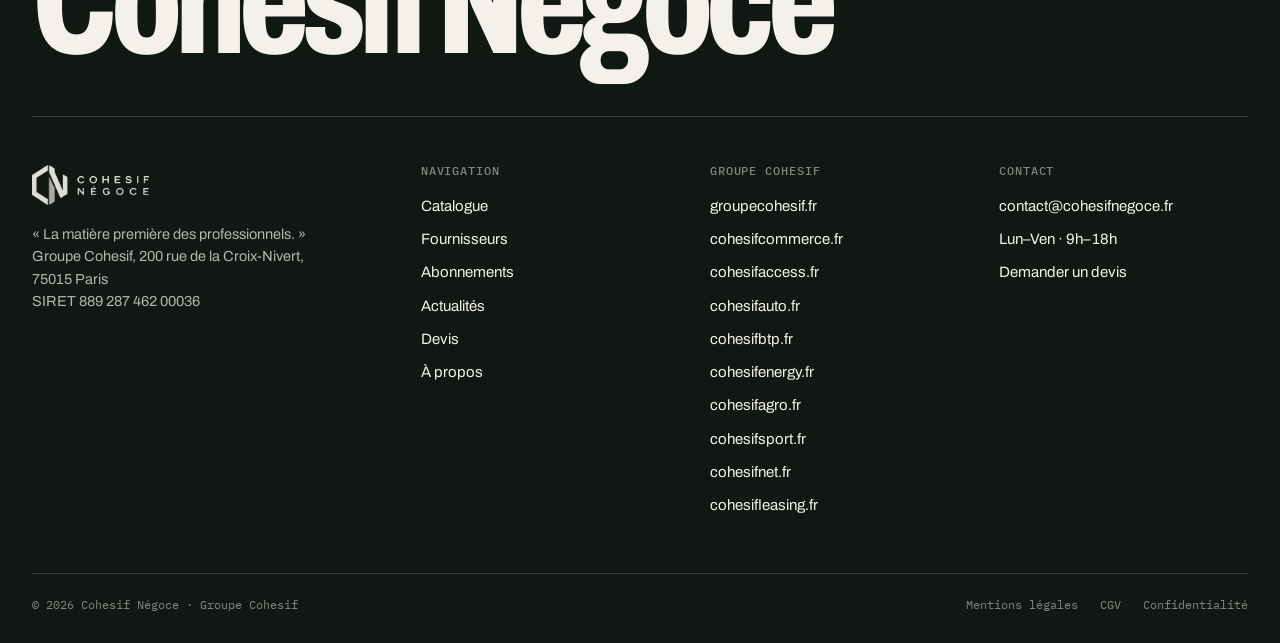
<file: article.html>
<!DOCTYPE html>
<html lang="fr">
<head>
<meta charset="UTF-8">
<meta name="viewport" content="width=device-width, initial-scale=1.0">
<title>Article | Cohesif Négoce</title>
<meta name="description" content="Analyses, cotations et conseils d'achat pour les professionnels du négoce de matériaux, par Cohesif Négoce.">
<link rel="icon" type="image/png" href="img/logo-mark-cohesif-negoce.png">
<link rel="stylesheet" href="css/style.css">
<meta name="keywords" content="article negoce, analyse materiaux, cotations BTP, conseil achat materiaux, actualite construction">
<meta name="robots" content="index, follow">
<meta name="author" content="Cohesif Negoce, Groupe Cohesif">
<meta name="theme-color" content="#1A1A2E">
<link rel="canonical" href="https://cohesifnegoce.fr/article.html">
<meta property="og:title" content="Article | Cohesif Negoce">
<meta property="og:description" content="Analyses, cotations et conseils d'achat pour les professionnels du negoce de materiaux, par Cohesif Negoce.">
<meta property="og:url" content="https://cohesifnegoce.fr/article.html">
<meta property="og:type" content="website">
<meta property="og:image" content="https://cohesifnegoce.fr/img/logo-cohesif-negoce.png">
<meta property="og:site_name" content="Cohesif Negoce">
<meta property="og:locale" content="fr_FR">
<meta name="twitter:card" content="summary_large_image">
<meta name="twitter:title" content="Article | Cohesif Negoce">
<meta name="twitter:description" content="Analyses, cotations et conseils d'achat pour les professionnels du negoce de materiaux, par Cohesif Negoce.">
<meta name="twitter:image" content="https://cohesifnegoce.fr/img/logo-cohesif-negoce.png">
</head>
<body>

<!-- ===== Navbar ===== -->
<header class="navbar">
  <div class="container">
    <a href="index.html" class="logo"><img src="img/logo-cohesif-negoce.png" alt="Cohesif Négoce, la matière première des professionnels"></a>
    <nav class="nav-links" aria-label="Navigation principale">
      <a href="catalogue.html">Catalogue</a>
      <a href="fournisseurs.html">Fournisseurs</a>
      <a href="abonnements.html">Abonnements</a>
      <a href="actualites.html">Actualités</a>
      <a href="a-propos.html">À propos</a>
    </nav>
    <div class="nav-actions">
      <a href="fournisseurs.html" class="btn btn-outline btn-sm">Déposer une annonce</a>
      <a href="devis.html" class="btn btn-primary btn-sm">Demander un devis</a>
    </div>
    <button class="burger" aria-label="Ouvrir le menu"><span></span><span></span><span></span></button>
  </div>
  <div class="mobile-menu" role="navigation" aria-label="Menu mobile">
    <a href="catalogue.html">Catalogue</a>
    <a href="fournisseurs.html">Fournisseurs</a>
    <a href="abonnements.html">Abonnements</a>
    <a href="actualites.html">Actualités</a>
    <a href="a-propos.html">À propos</a>
    <div class="nav-actions">
      <a href="fournisseurs.html" class="btn btn-outline">Déposer une annonce</a>
      <a href="devis.html" class="btn btn-primary">Demander un devis</a>
    </div>
  </div>
</header>

<section style="padding-bottom:0;">
  <div class="container">
    <nav class="breadcrumb" aria-label="Fil d'ariane">
      <a href="index.html">Accueil</a><span class="sep">/</span>
      <a href="actualites.html">Actualités</a><span class="sep">/</span>
      <a href="actualites.html" data-crumb-categorie>Catégorie</a><span class="sep">/</span>
      <span class="current" data-crumb-titre>Article</span>
    </nav>
  </div>
</section>

<section data-article-detail style="padding-top:8px;">
  <div class="container">
    <article class="article-detail">
      <span class="cat-pill" data-art-cat>Catégorie</span>
      <h1 data-art-titre>Titre de l'article</h1>
      <div class="fa-meta" data-art-meta><span data-art-date>Date</span><span>·</span><span data-art-lecture>Lecture</span></div>
      <div class="article-visual" data-art-visual></div>
      <div class="article-body" data-art-body></div>

      <div class="article-cta">
        <div>
          <strong>Une question sur ce sujet ou sur vos approvisionnements ?</strong>
          <span>Notre équipe vous répond sous 24h, sans engagement.</span>
        </div>
        <a href="devis.html" class="btn btn-primary">Demander un devis</a>
      </div>
    </article>

    <!-- À lire aussi -->
    <div class="section-head" style="text-align:left; margin: 56px 0 24px; max-width:none;">
      <span class="eyebrow">À lire aussi</span>
      <h2>Dans la même catégorie</h2>
    </div>
    <div class="grid-3" data-art-related></div>
  </div>
</section>

<!-- ===== Footer ===== -->
<footer>
  <div class="container">
    <div class="footer-wordmark" aria-hidden="true">Cohesif Négoce</div>
    <div class="footer-grid">
      <div class="footer-about">
        <a href="index.html" class="logo"><img src="img/logo-cohesif-negoce-blanc.png" loading="lazy" alt="Cohesif Négoce, la matière première des professionnels"></a>
        <p>« La matière première des professionnels. »<br>
        Groupe Cohesif, 200 rue de la Croix-Nivert, 75015 Paris<br>
        SIRET 889 287 462 00036</p>
      </div>
      <div>
        <h4>Navigation</h4>
        <ul>
          <li><a href="catalogue.html">Catalogue</a></li>
          <li><a href="fournisseurs.html">Fournisseurs</a></li>
          <li><a href="abonnements.html">Abonnements</a></li>
          <li><a href="actualites.html">Actualités</a></li>
          <li><a href="devis.html">Devis</a></li>
          <li><a href="a-propos.html">À propos</a></li>
        </ul>
      </div>
      <div>
        <h4>Groupe Cohesif</h4>
        <ul>
          <li><a href="https://groupecohesif.fr" target="_blank" rel="noopener">groupecohesif.fr</a></li>
          <li><a href="https://cohesifcommerce.fr" target="_blank" rel="noopener">cohesifcommerce.fr</a></li>
          <li><a href="https://cohesifaccess.fr" target="_blank" rel="noopener">cohesifaccess.fr</a></li>
          <li><a href="https://cohesifauto.fr" target="_blank" rel="noopener">cohesifauto.fr</a></li>
          <li><a href="https://cohesifbtp.fr" target="_blank" rel="noopener">cohesifbtp.fr</a></li>
          <li><a href="https://cohesifenergy.fr" target="_blank" rel="noopener">cohesifenergy.fr</a></li>
          <li><a href="https://cohesifagro.fr" target="_blank" rel="noopener">cohesifagro.fr</a></li>
          <li><a href="https://cohesifsport.fr" target="_blank" rel="noopener">cohesifsport.fr</a></li>
          <li><a href="https://cohesifnet.fr" target="_blank" rel="noopener">cohesifnet.fr</a></li>
          <li><a href="https://cohesifleasing.fr" target="_blank" rel="noopener">cohesifleasing.fr</a></li>
        </ul>
      </div>
      <div>
        <h4>Contact</h4>
        <ul>
          <li><a href="mailto:contact@cohesifnegoce.fr">contact@cohesifnegoce.fr</a></li>
          <li>Lun–Ven · 9h–18h</li>
          <li><a href="devis.html">Demander un devis</a></li>
        </ul>
      </div>
    </div>
    <div class="footer-bottom">
      <span>© 2026 Cohesif Négoce · Groupe Cohesif</span>
      <div class="legal-links">
        <a href="mentions-legales.html">Mentions légales</a>
        <a href="cgv.html">CGV</a>
        <a href="confidentialite.html">Confidentialité</a>
      </div>
    </div>
  </div>
</footer>

<div class="sticky-mobile-bar">
  <span class="smb-text">
    <span class="smb-dot"></span>
    <span class="smb-copy"><strong>Demander un devis</strong><span class="smb-sub">Réponse garantie sous 24h</span></span>
  </span>
  <a href="devis.html" class="btn btn-white btn-sm">Démarrer</a>
</div>

<script src="js/main.js"></script>
</body>
</html>
</file>
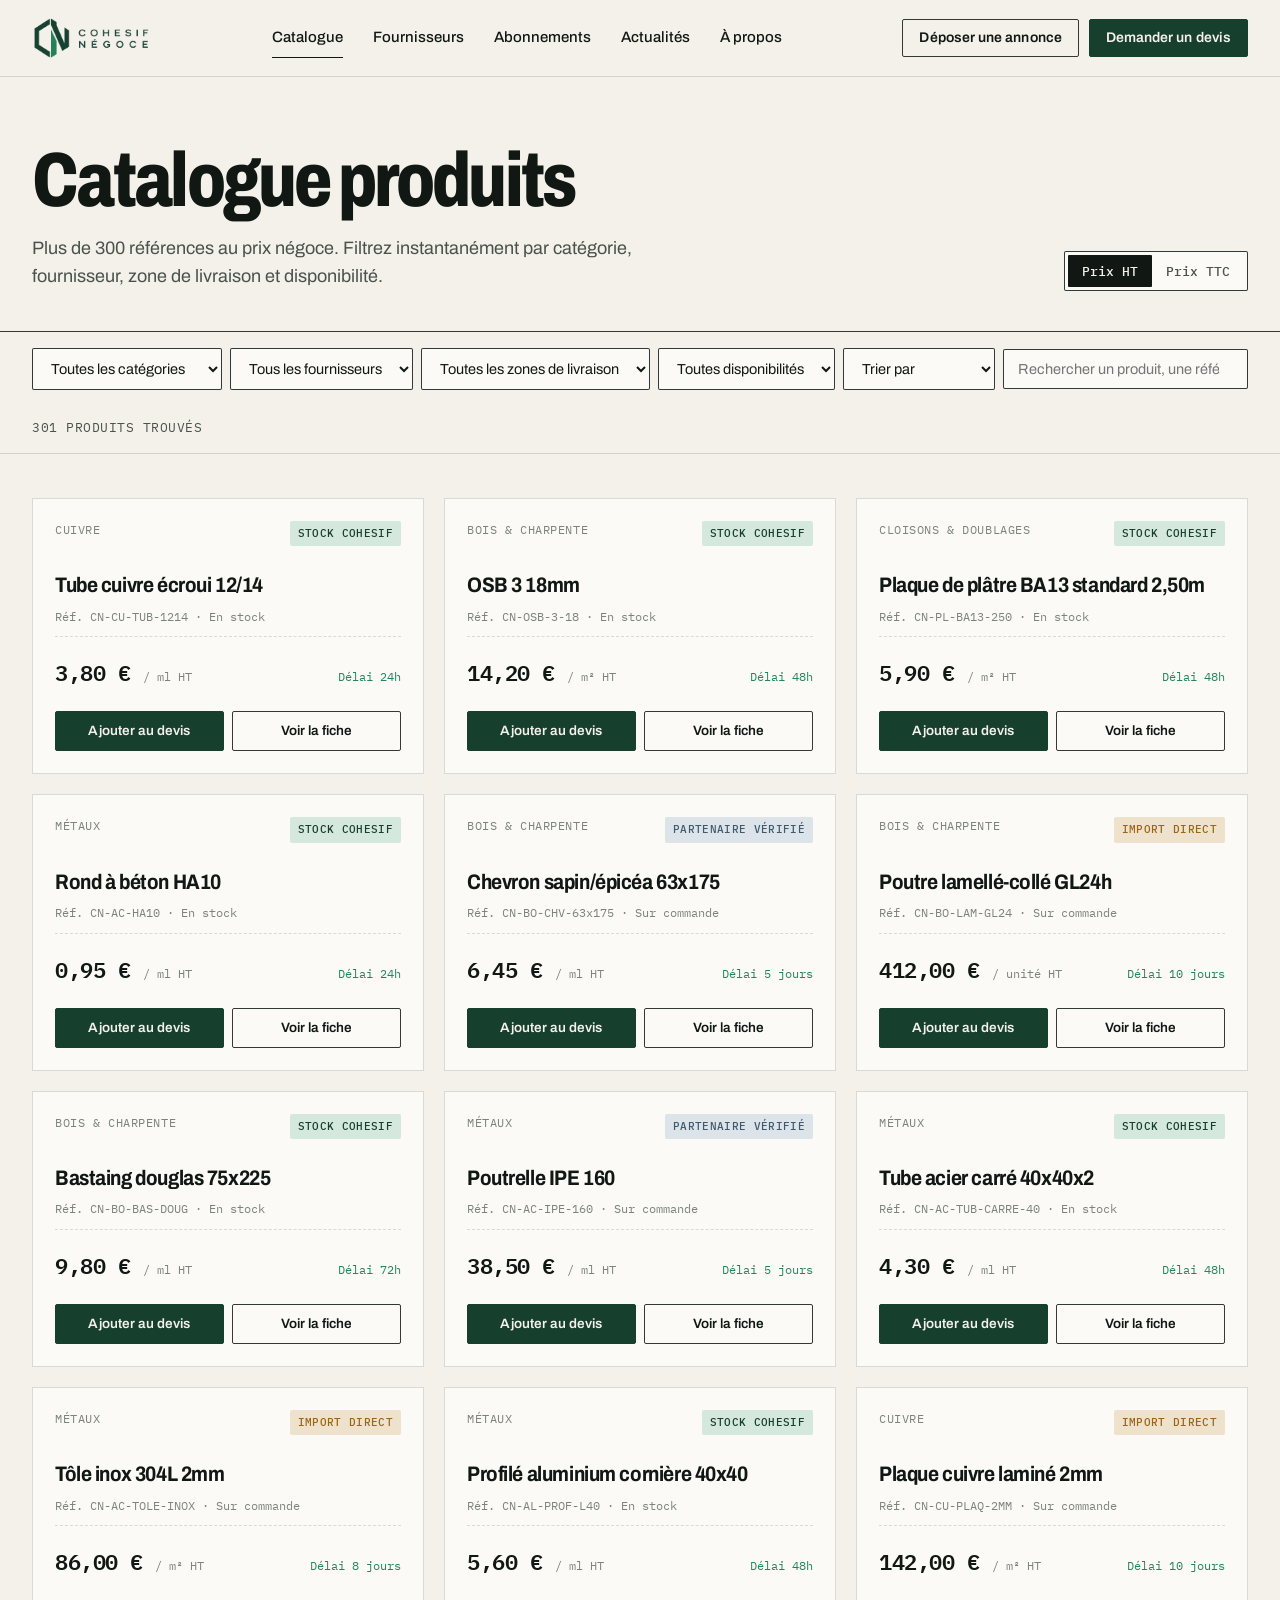
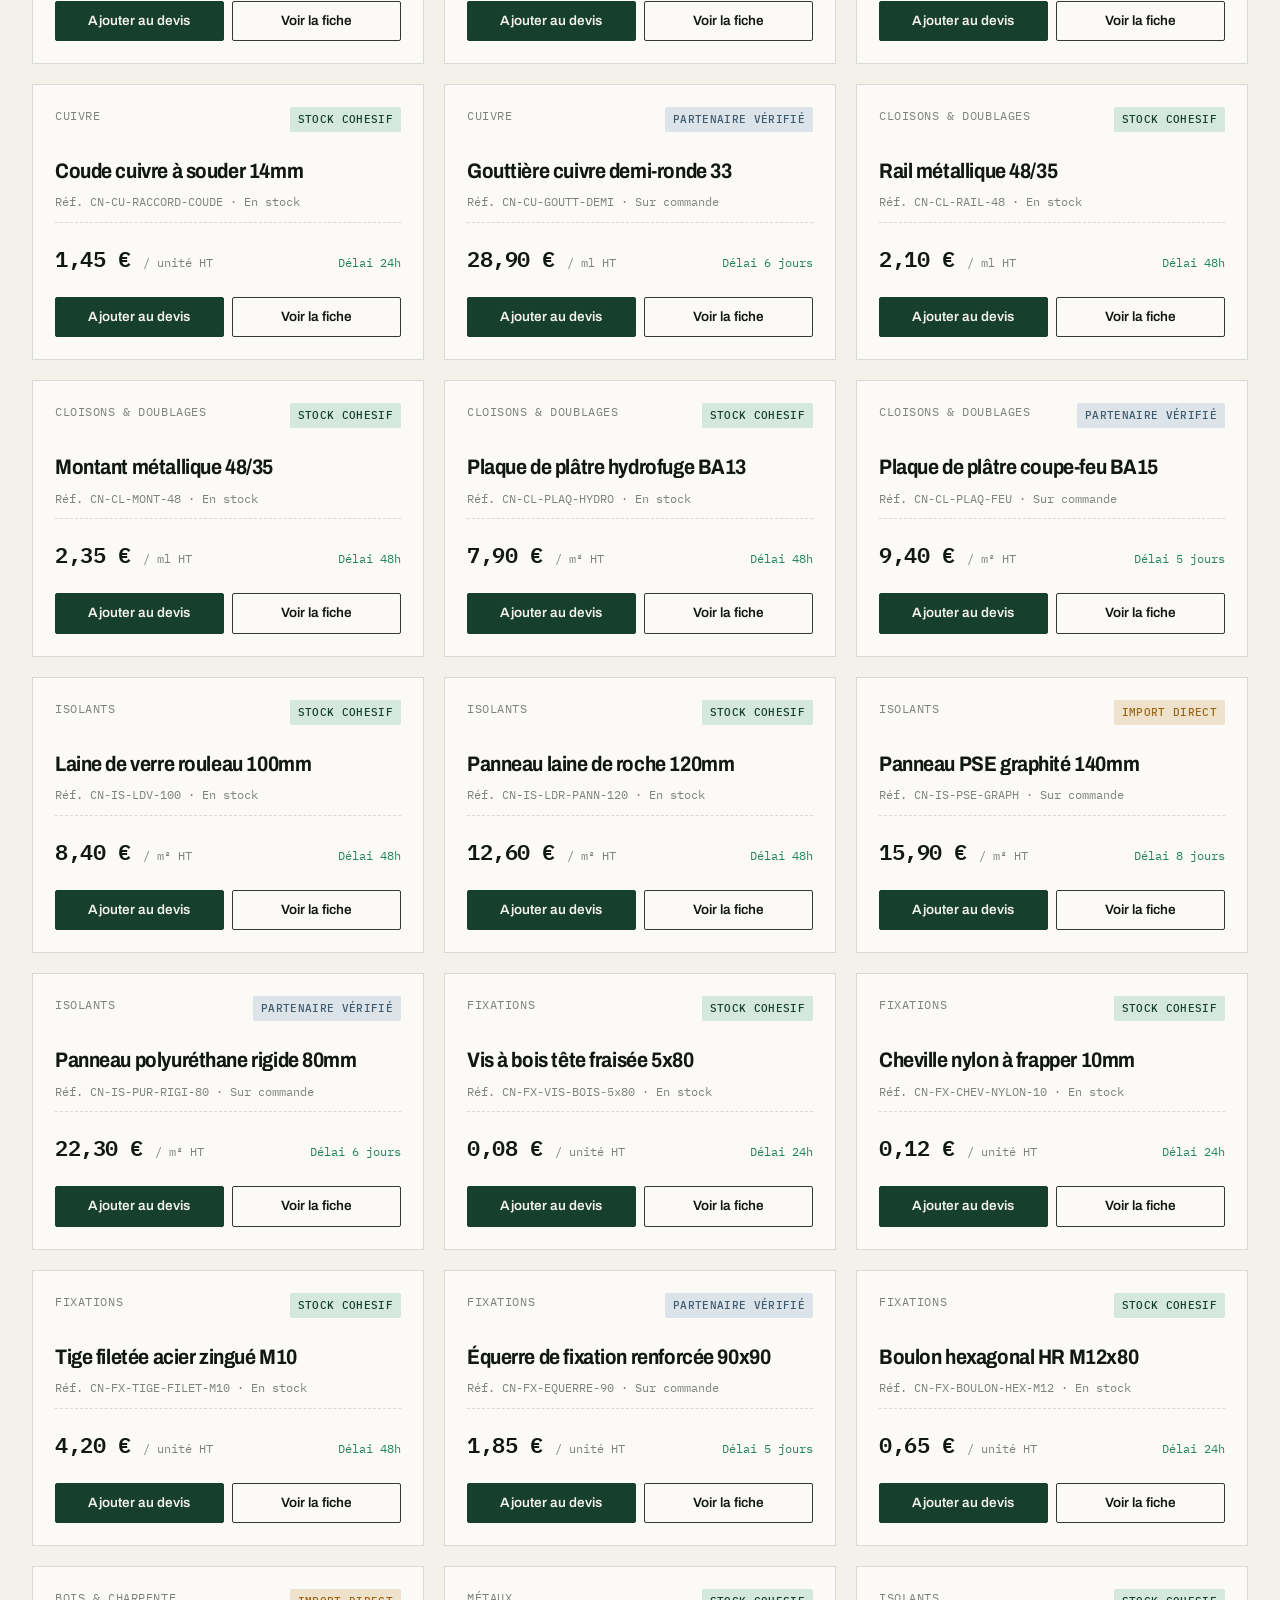
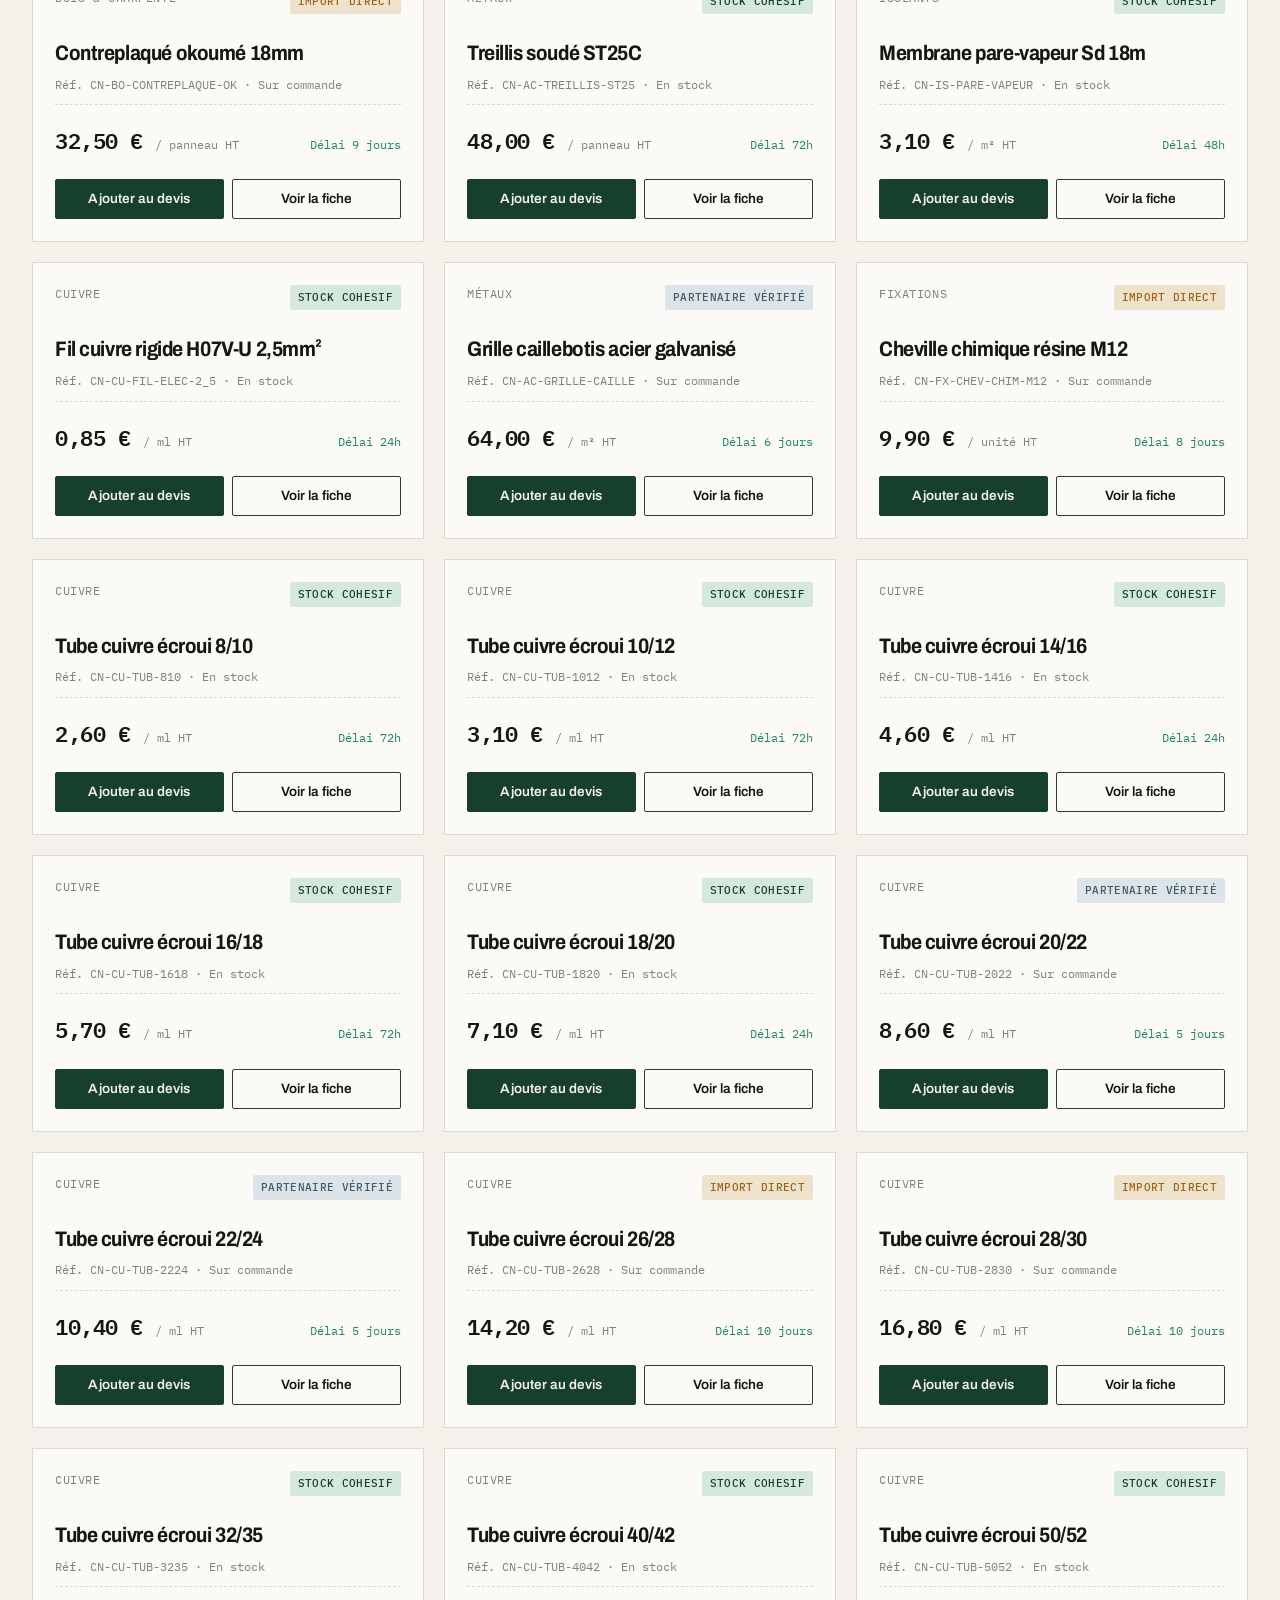
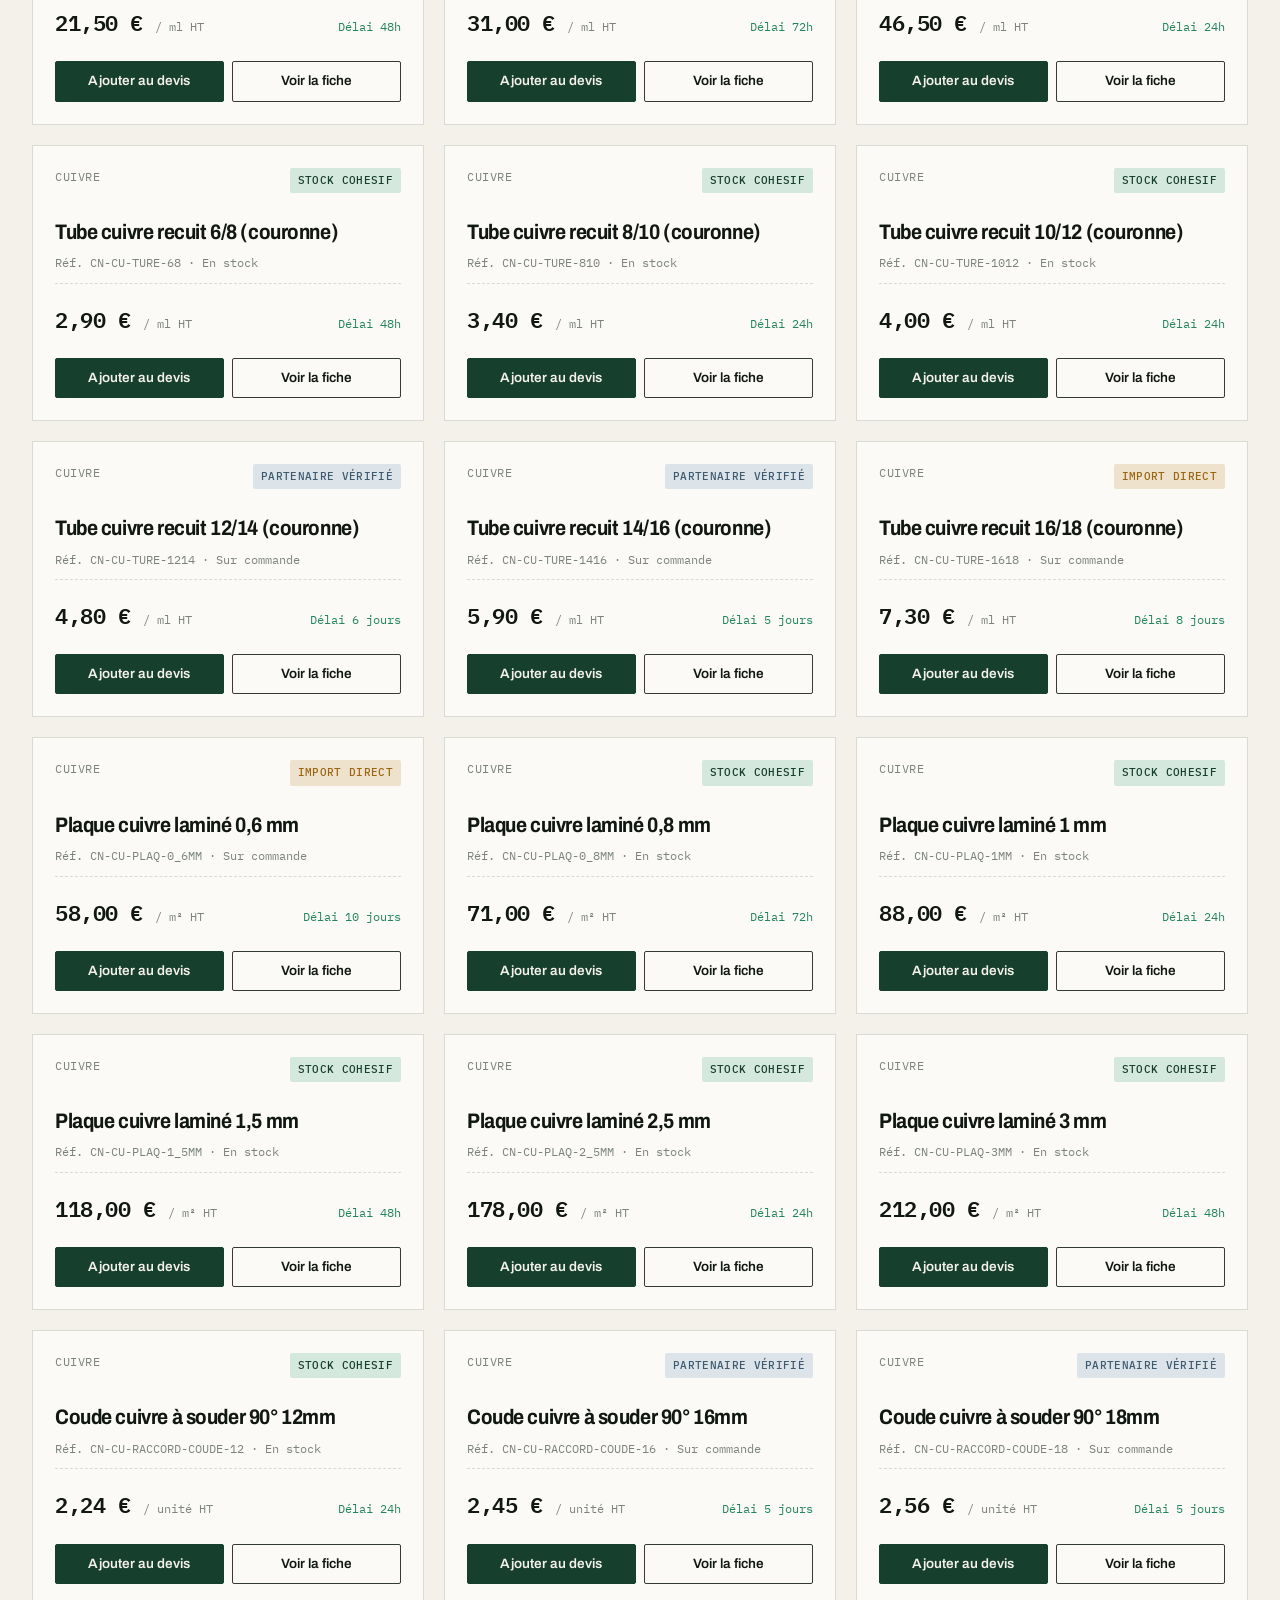
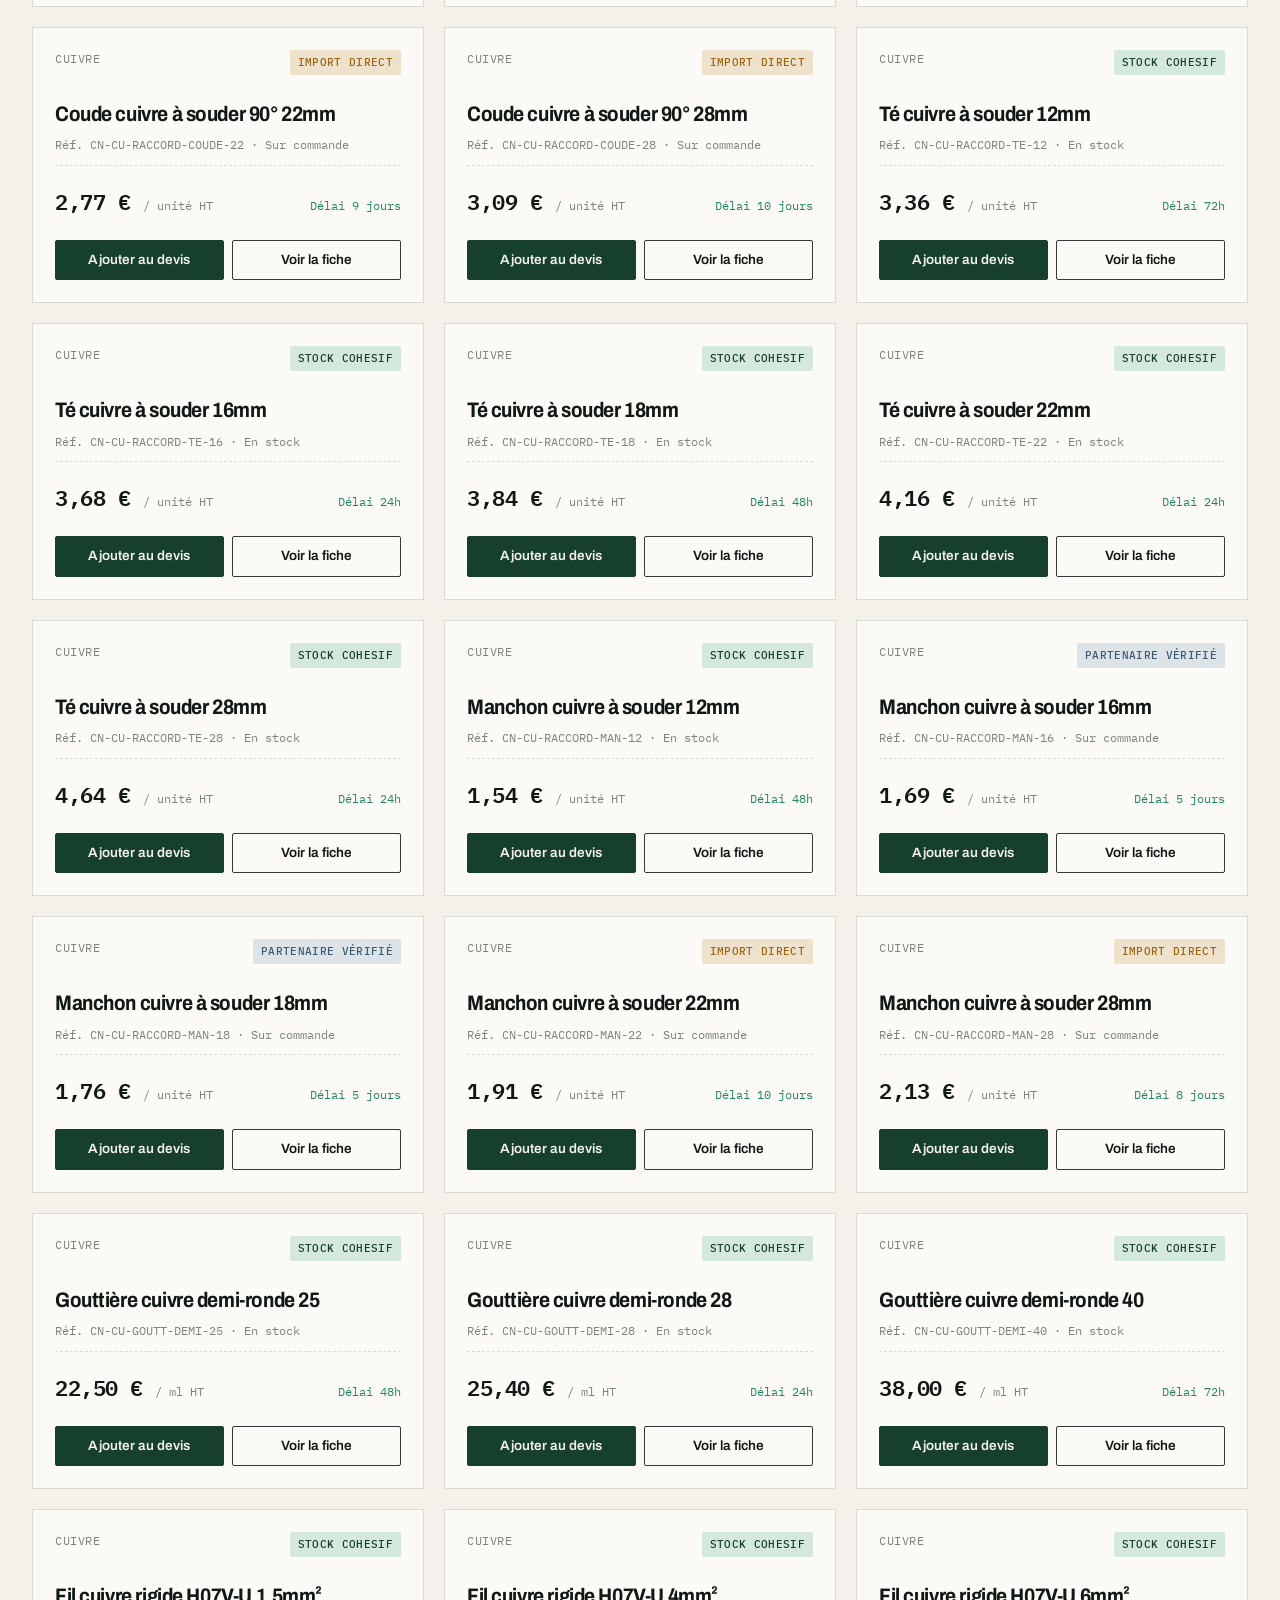
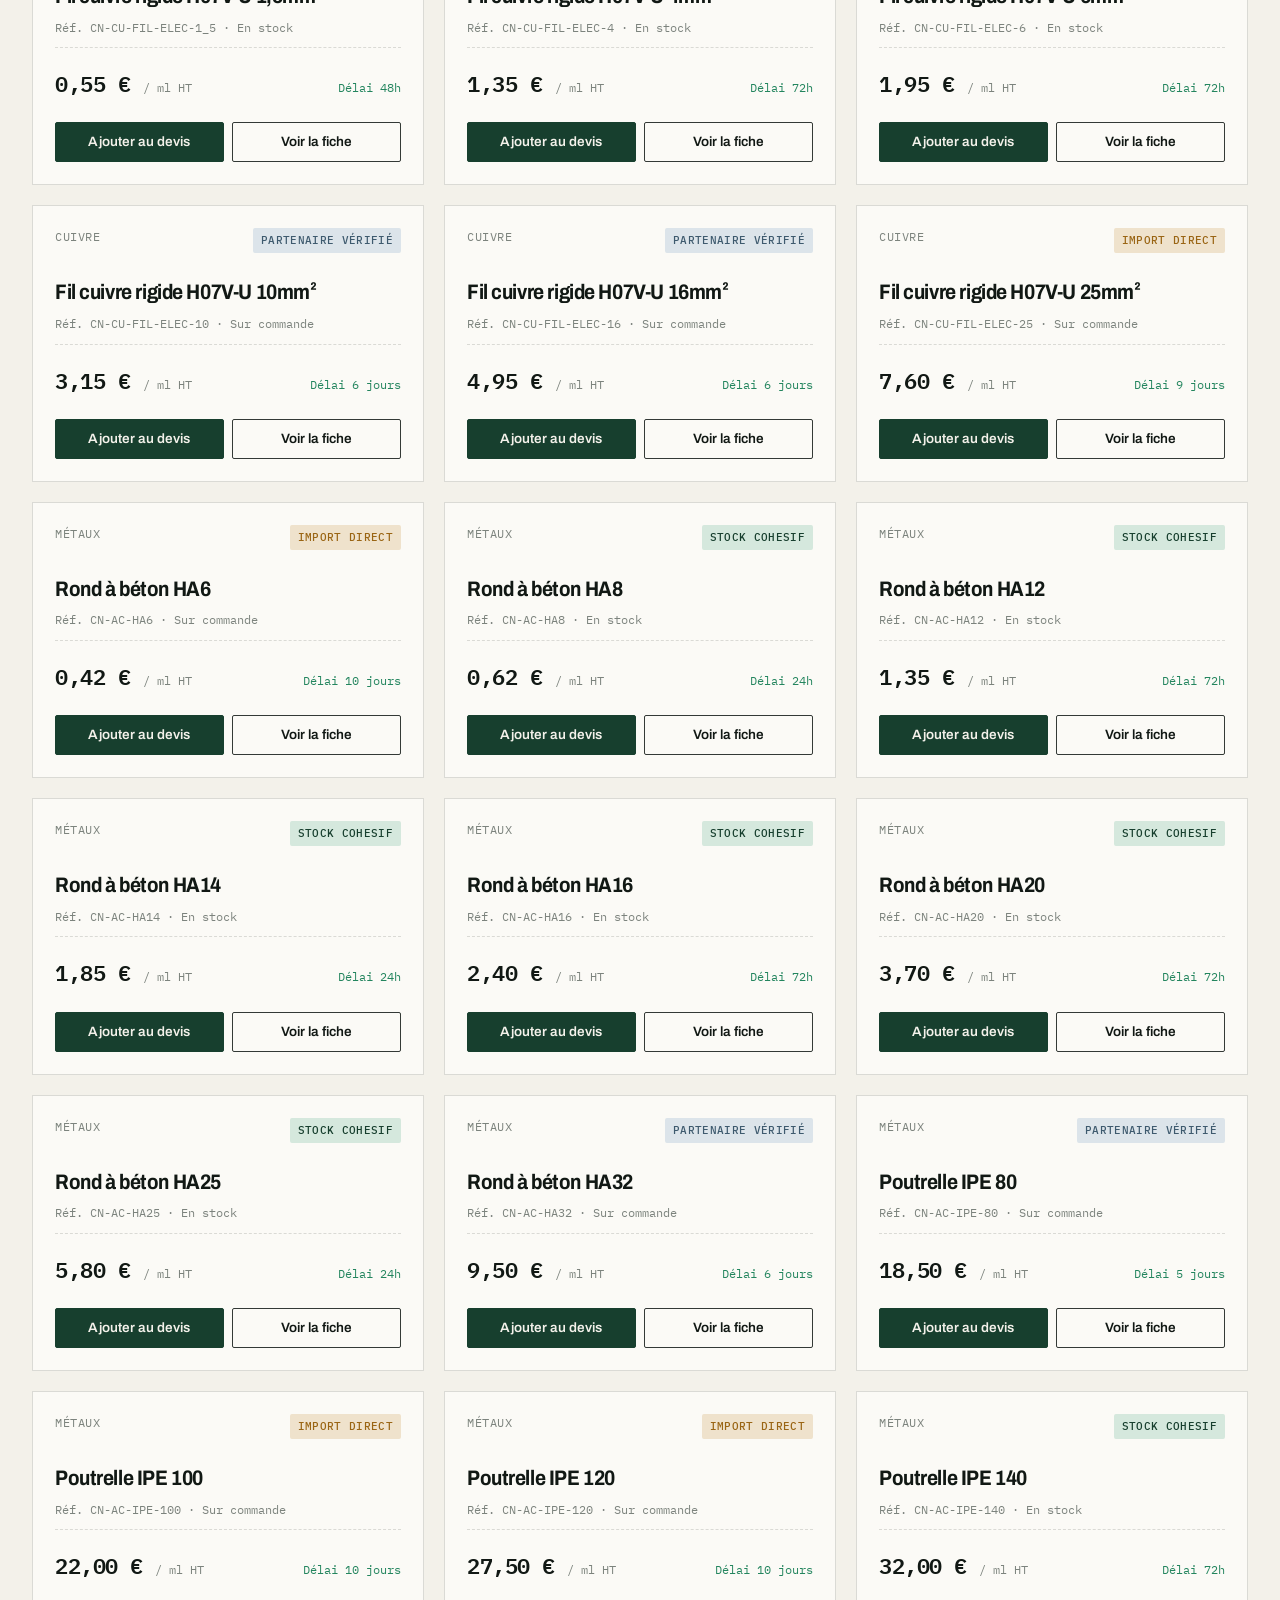
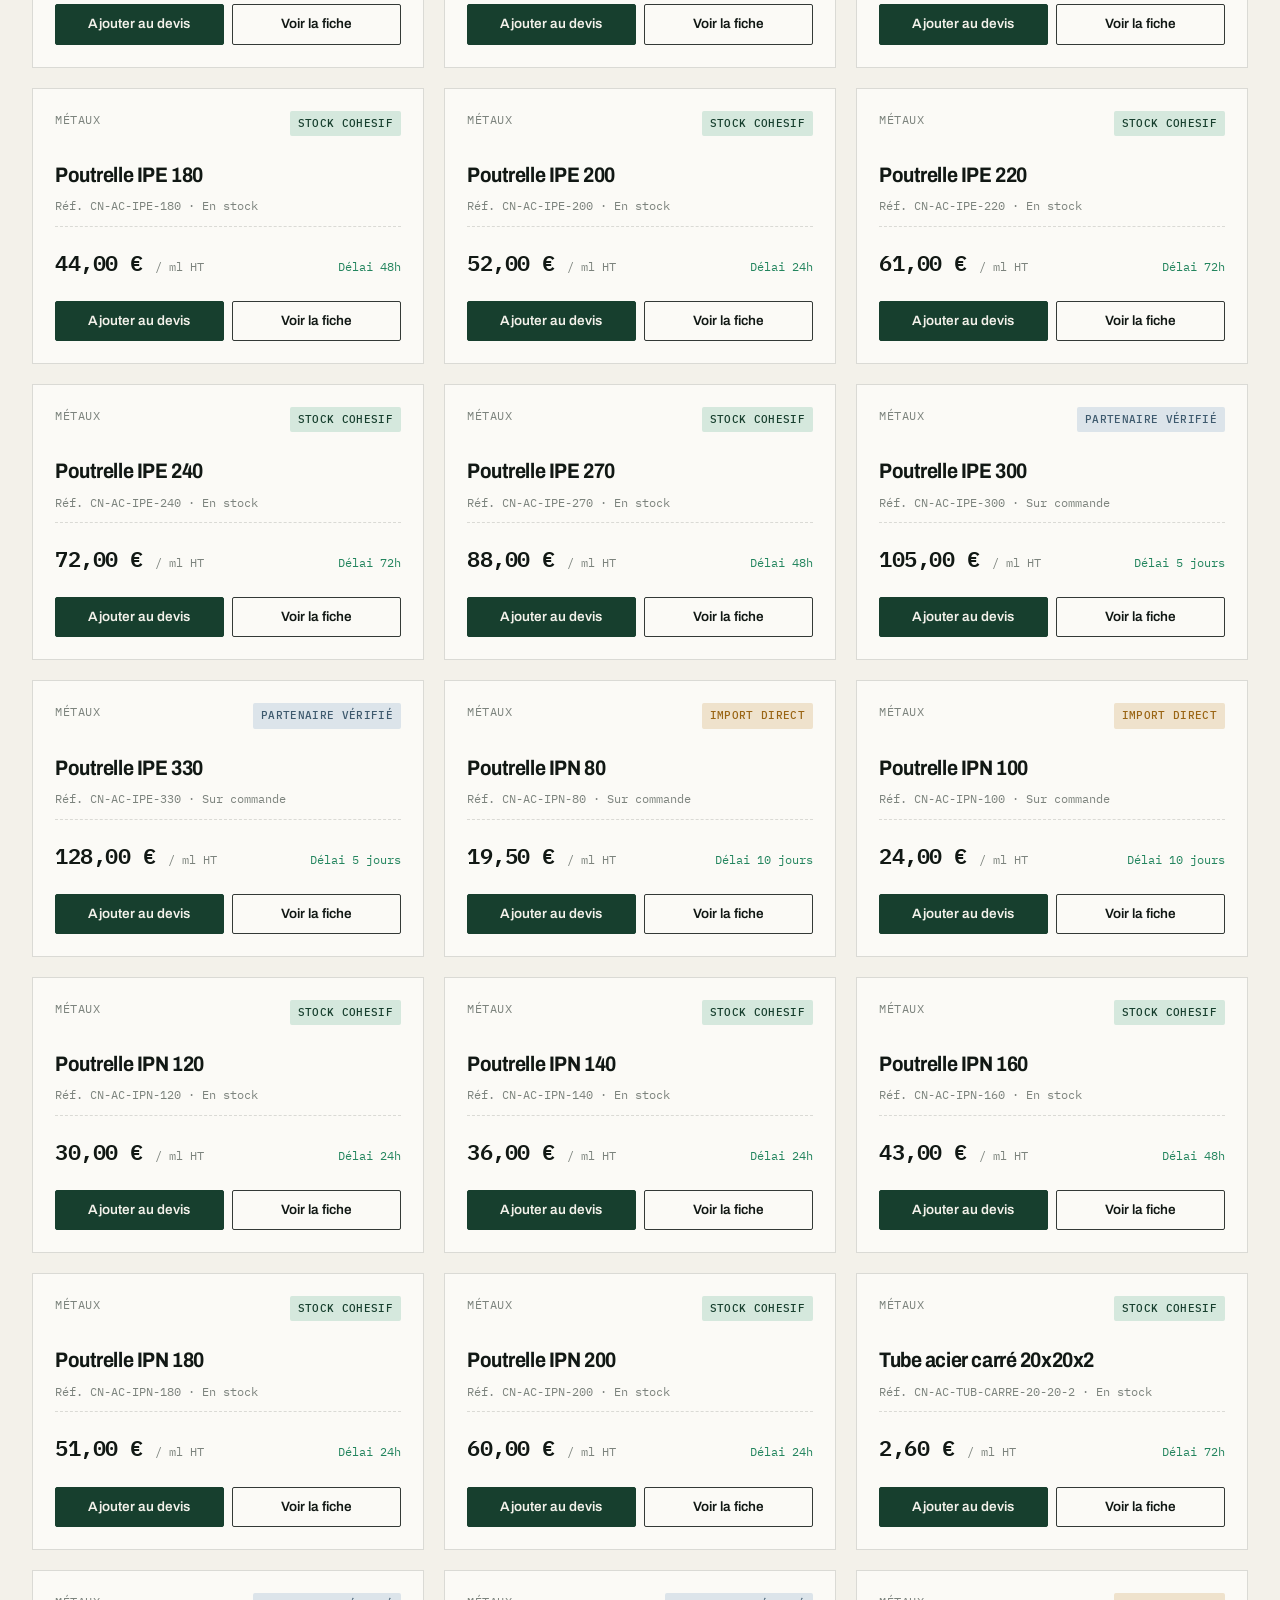
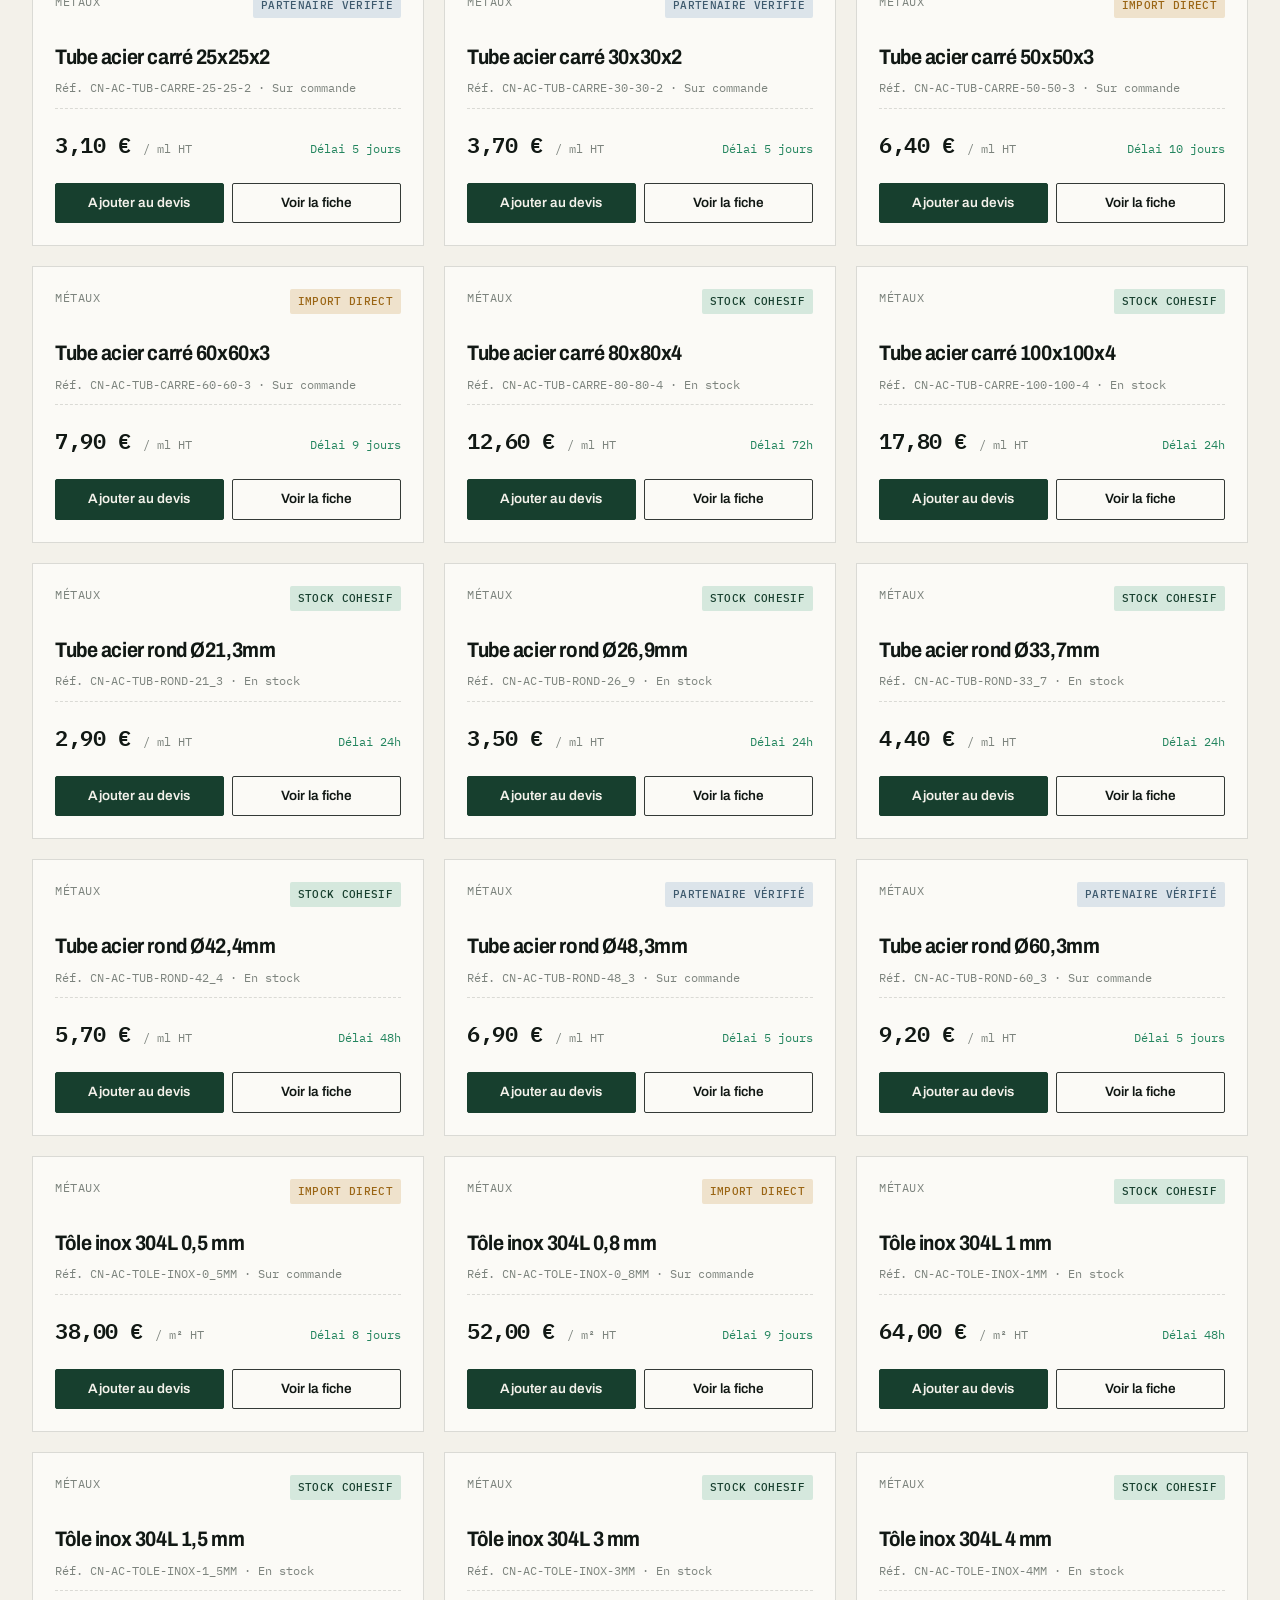
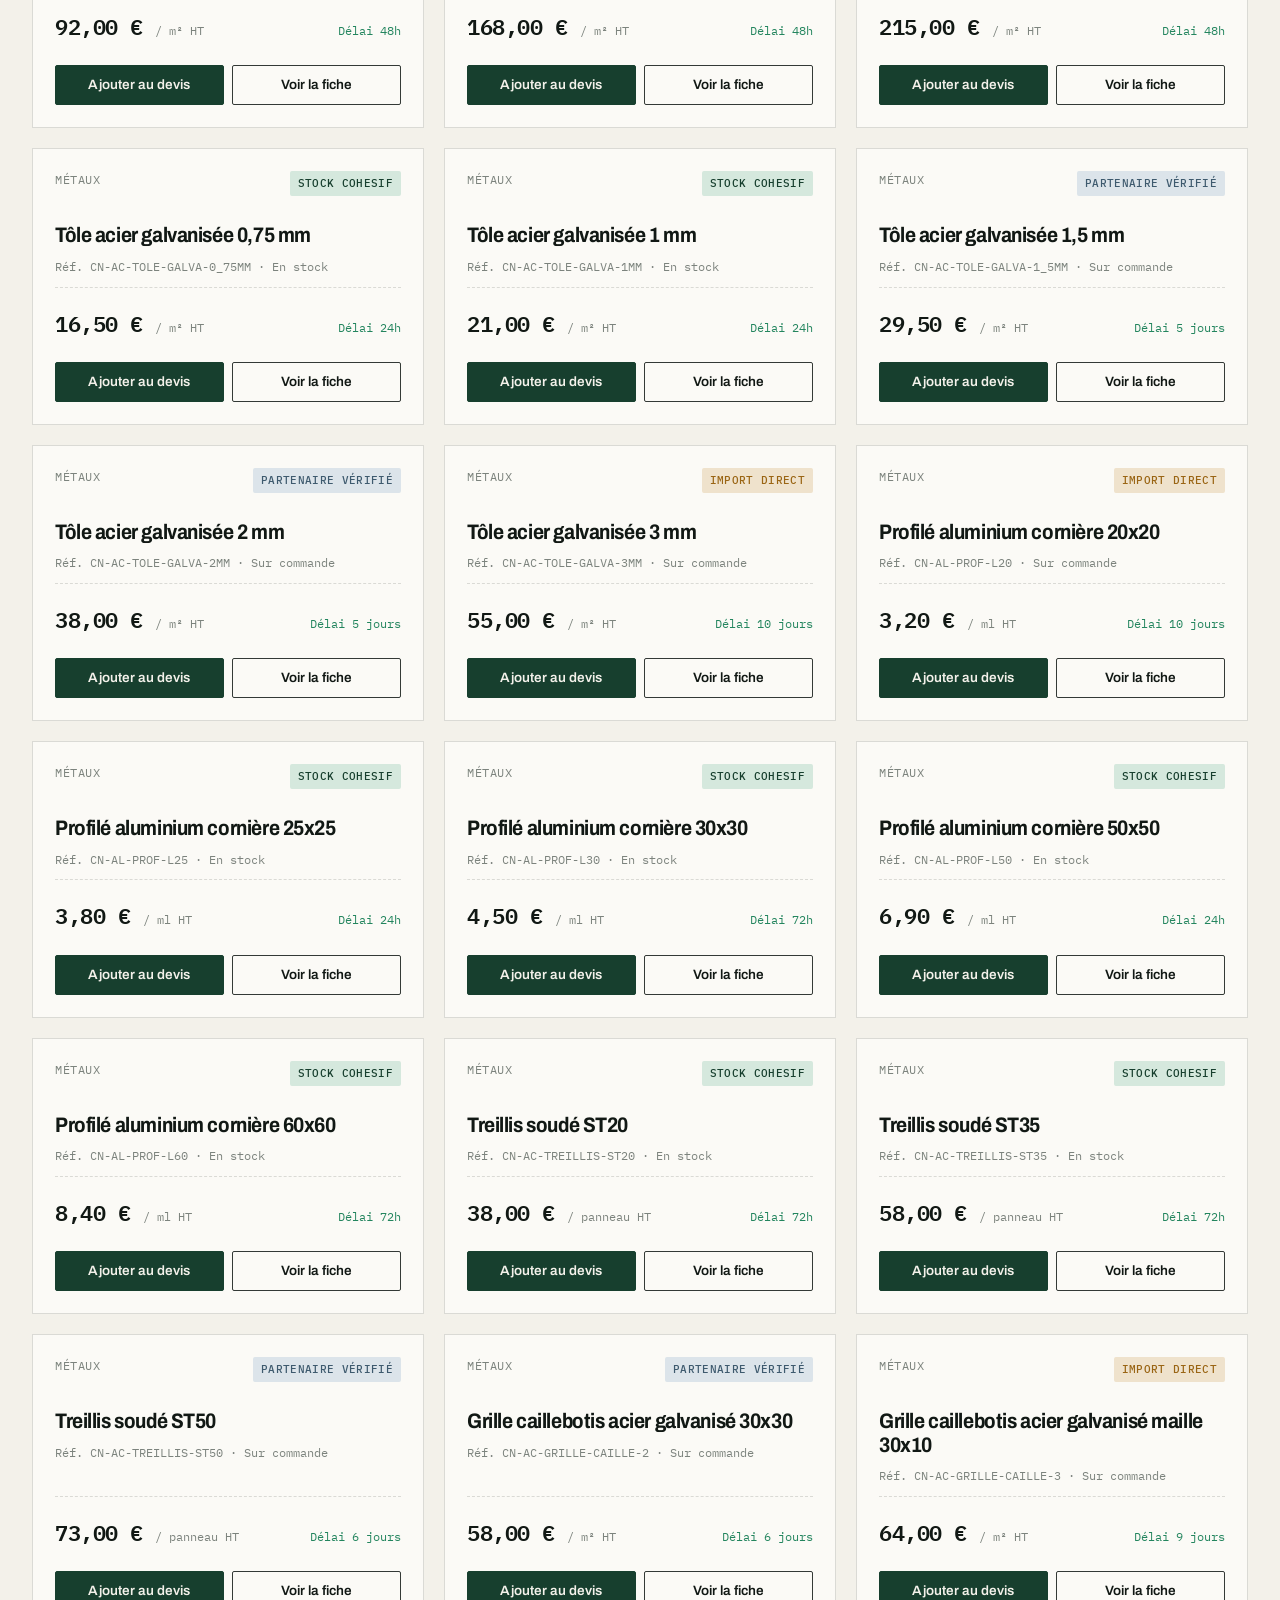
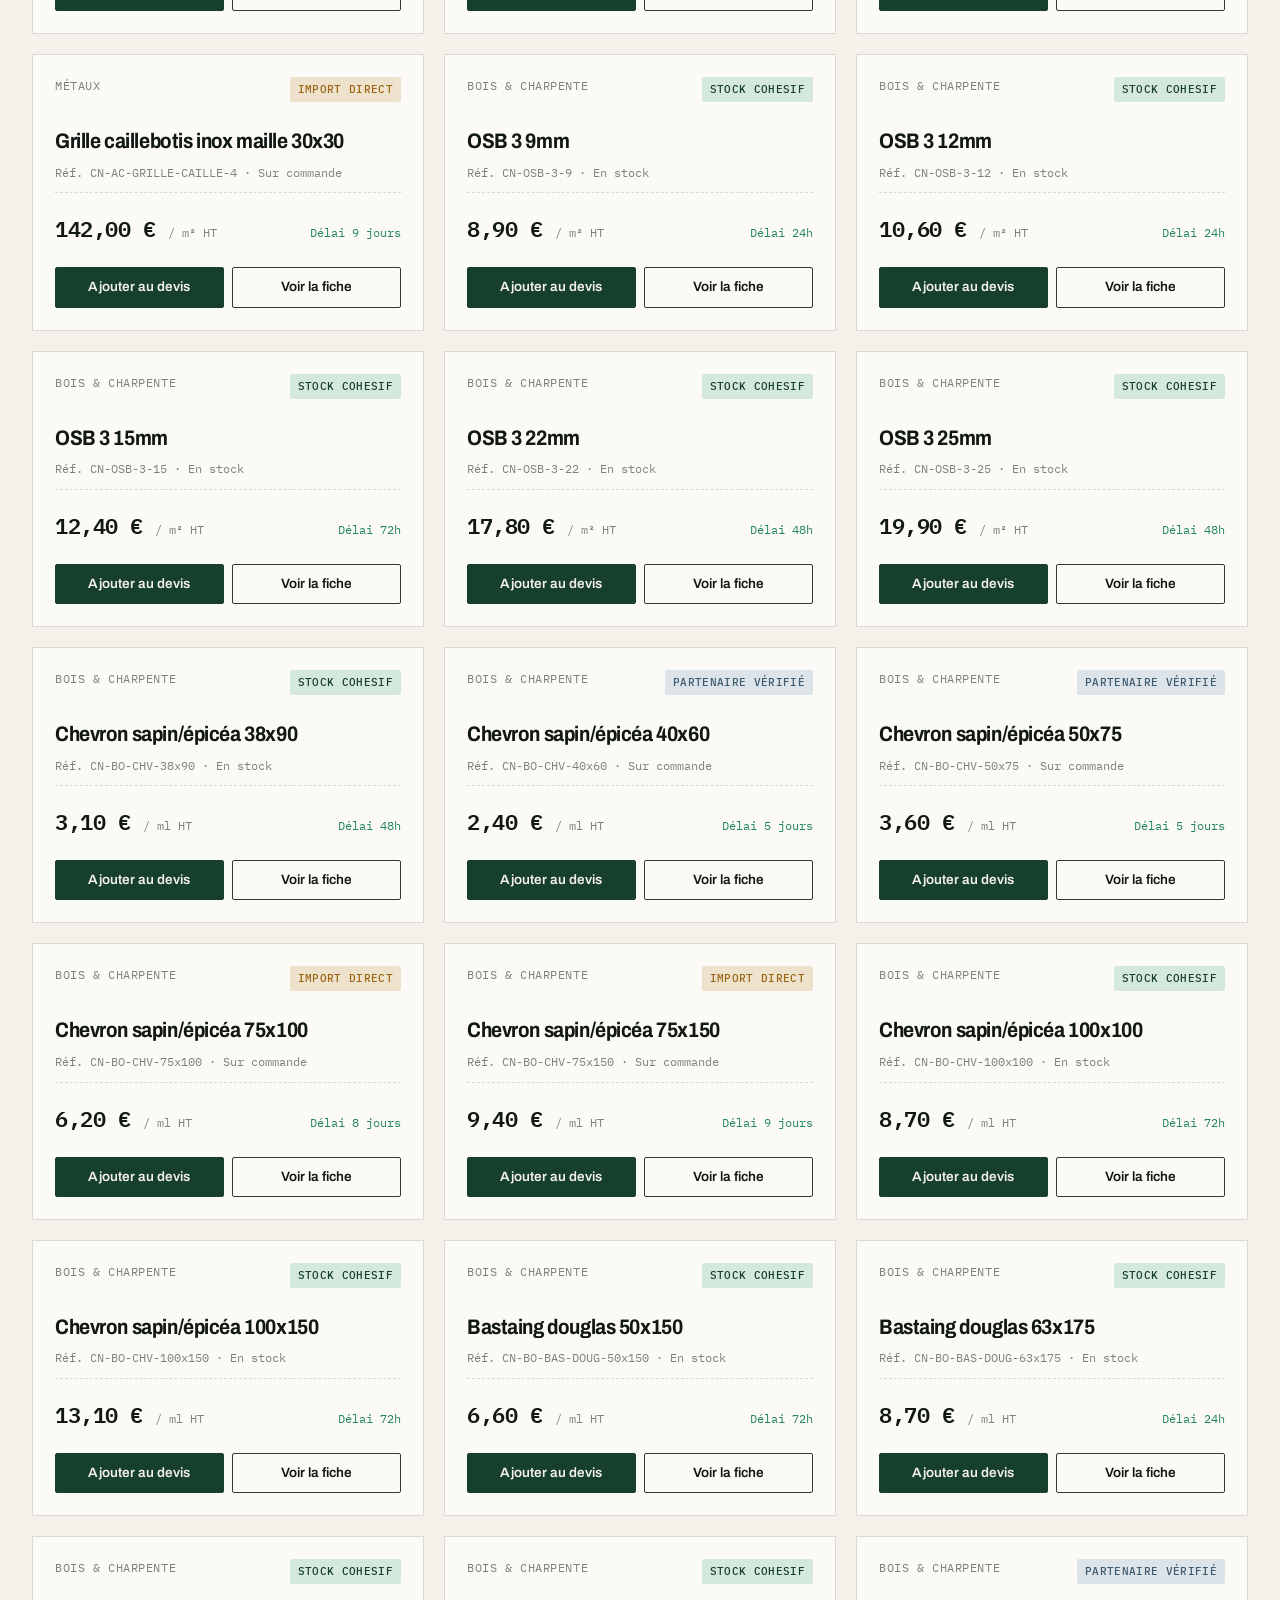
<file: catalogue.html>
<!DOCTYPE html>
<html lang="fr">
<head>
<meta charset="UTF-8">
<meta name="viewport" content="width=device-width, initial-scale=1.0">
<title>Catalogue | Cohesif Négoce</title>
<meta name="description" content="Plus de 300 références de matériaux de construction au prix négoce : bois, métaux, cuivre, cloisons, isolants, fixations. Filtrage instantané, livraison France & Europe.">
<link rel="icon" type="image/png" href="img/logo-mark-cohesif-negoce.png">
<link rel="stylesheet" href="css/style.css">
<meta name="keywords" content="catalogue materiaux, produits BTP, bois charpente, metaux profils, cuivre tubes, isolants, cloisons doublages, fixations, prix negoce professionnel">
<meta name="robots" content="index, follow">
<meta name="author" content="Cohesif Negoce, Groupe Cohesif">
<meta name="theme-color" content="#1A1A2E">
<link rel="canonical" href="https://cohesifnegoce.fr/catalogue.html">
<meta property="og:title" content="Catalogue produits | Cohesif Negoce">
<meta property="og:description" content="Plus de 300 references de materiaux de construction au prix negoce : bois, metaux, cuivre, cloisons, isolants, fixations. Livraison France & Europe.">
<meta property="og:url" content="https://cohesifnegoce.fr/catalogue.html">
<meta property="og:type" content="website">
<meta property="og:image" content="https://cohesifnegoce.fr/img/logo-cohesif-negoce.png">
<meta property="og:site_name" content="Cohesif Negoce">
<meta property="og:locale" content="fr_FR">
<meta name="twitter:card" content="summary_large_image">
<meta name="twitter:title" content="Catalogue produits | Cohesif Negoce">
<meta name="twitter:description" content="Plus de 300 references de materiaux de construction au prix negoce : bois, metaux, cuivre, cloisons, isolants, fixations. Livraison France & Europe.">
<meta name="twitter:image" content="https://cohesifnegoce.fr/img/logo-cohesif-negoce.png">
</head>
<body>

<!-- ===== Navbar ===== -->
<header class="navbar">
  <div class="container">
    <a href="index.html" class="logo"><img src="img/logo-cohesif-negoce.png" alt="Cohesif Négoce, la matière première des professionnels"></a>
    <nav class="nav-links" aria-label="Navigation principale">
      <a href="catalogue.html">Catalogue</a>
      <a href="fournisseurs.html">Fournisseurs</a>
      <a href="abonnements.html">Abonnements</a>
      <a href="actualites.html">Actualités</a>
      <a href="a-propos.html">À propos</a>
    </nav>
    <div class="nav-actions">
      <a href="fournisseurs.html" class="btn btn-outline btn-sm">Déposer une annonce</a>
      <a href="devis.html" class="btn btn-primary btn-sm">Demander un devis</a>
    </div>
    <button class="burger" aria-label="Ouvrir le menu"><span></span><span></span><span></span></button>
  </div>
  <div class="mobile-menu" role="navigation" aria-label="Menu mobile">
    <a href="catalogue.html">Catalogue</a>
    <a href="fournisseurs.html">Fournisseurs</a>
    <a href="abonnements.html">Abonnements</a>
    <a href="actualites.html">Actualités</a>
    <a href="a-propos.html">À propos</a>
    <div class="nav-actions">
      <a href="fournisseurs.html" class="btn btn-outline">Déposer une annonce</a>
      <a href="devis.html" class="btn btn-primary">Demander un devis</a>
    </div>
  </div>
</header>

<!-- ===== En-tête ===== -->
<section class="page-header">
  <div class="container">
    <div class="head-row">
      <div>
        <h1>Catalogue produits</h1>
        <p>Plus de 300 références au prix négoce. Filtrez instantanément par catégorie, fournisseur, zone de livraison et disponibilité.</p>
      </div>
      <div class="htttc-toggle">
        <button data-mode="HT" class="active">Prix HT</button>
        <button data-mode="TTC">Prix TTC</button>
      </div>
    </div>
  </div>
</section>

<!-- ===== Filtres ===== -->
<div class="filters-bar">
  <div class="container">
    <button class="btn btn-outline btn-sm filters-toggle" data-filters-toggle aria-expanded="false">Filtrer les produits</button>
    <div class="filters-row" data-filters-row>
      <select data-filter="categorie">
        <option value="">Toutes les catégories</option>
        <option value="Bois & Charpente">Bois &amp; Charpente</option>
        <option value="Métaux">Métaux</option>
        <option value="Cuivre">Cuivre</option>
        <option value="Cloisons & Doublages">Cloisons &amp; Doublages</option>
        <option value="Isolants">Isolants</option>
        <option value="Fixations">Fixations</option>
      </select>
      <select data-filter="source">
        <option value="">Tous les fournisseurs</option>
        <option value="Stock Cohesif">Stock Cohesif</option>
        <option value="Partenaire Vérifié">Partenaire Vérifié</option>
        <option value="Import Direct">Import Direct</option>
      </select>
      <select data-filter="zone">
        <option value="">Toutes les zones de livraison</option>
        <option value="France">France</option>
        <option value="Belgique">Belgique</option>
        <option value="Suisse">Suisse</option>
        <option value="Luxembourg">Luxembourg</option>
      </select>
      <select data-filter="disponibilite">
        <option value="">Toutes disponibilités</option>
        <option value="En stock">En stock</option>
        <option value="Sur commande">Sur commande</option>
      </select>
      <select data-filter="tri">
        <option value="">Trier par</option>
        <option value="prix-asc">Prix croissant</option>
        <option value="prix-desc">Prix décroissant</option>
        <option value="nom-asc">Nom (A → Z)</option>
        <option value="recent">Plus récents</option>
      </select>
      <input type="search" data-filter="recherche" placeholder="Rechercher un produit, une référence...">
    </div>
    <p class="results-count" data-results-count></p>
  </div>
</div>

<!-- ===== Grille catalogue ===== -->
<section style="padding-top:24px;">
  <div class="container">
    <div class="catalogue-grid" data-catalogue-grid></div>
    <div class="empty-state" data-empty-state style="display:none;">
      <h3>Aucun produit ne correspond à votre recherche</h3>
      <p>Essayez d'élargir vos filtres ou contactez-nous pour une demande spécifique.</p>
    </div>

    <div class="reassurance">
      <div class="item"><span class="ico">✓</span> Paiement sécurisé</div>
      <div class="item"><span class="ico">▷</span> Livraison France &amp; Europe</div>
      <div class="item"><span class="ico">◷</span> Réponse 24h</div>
      <div class="item"><span class="ico">◆</span> Groupe Cohesif Paris 15e</div>
    </div>
  </div>
</section>

<!-- ===== Footer ===== -->
<footer>
  <div class="container">
    <div class="footer-wordmark" aria-hidden="true">Cohesif Négoce</div>
    <div class="footer-grid">
      <div class="footer-about">
        <a href="index.html" class="logo"><img src="img/logo-cohesif-negoce-blanc.png" loading="lazy" alt="Cohesif Négoce, la matière première des professionnels"></a>
        <p>« La matière première des professionnels. »<br>
        Groupe Cohesif, 200 rue de la Croix-Nivert, 75015 Paris<br>
        SIRET 889 287 462 00036</p>
      </div>
      <div>
        <h4>Navigation</h4>
        <ul>
          <li><a href="catalogue.html">Catalogue</a></li>
          <li><a href="fournisseurs.html">Fournisseurs</a></li>
          <li><a href="abonnements.html">Abonnements</a></li>
          <li><a href="actualites.html">Actualités</a></li>
          <li><a href="devis.html">Devis</a></li>
          <li><a href="a-propos.html">À propos</a></li>
        </ul>
      </div>
      <div>
        <h4>Groupe Cohesif</h4>
        <ul>
          <li><a href="https://groupecohesif.fr" target="_blank" rel="noopener">groupecohesif.fr</a></li>
          <li><a href="https://cohesifcommerce.fr" target="_blank" rel="noopener">cohesifcommerce.fr</a></li>
          <li><a href="https://cohesifaccess.fr" target="_blank" rel="noopener">cohesifaccess.fr</a></li>
          <li><a href="https://cohesifauto.fr" target="_blank" rel="noopener">cohesifauto.fr</a></li>
          <li><a href="https://cohesifbtp.fr" target="_blank" rel="noopener">cohesifbtp.fr</a></li>
          <li><a href="https://cohesifenergy.fr" target="_blank" rel="noopener">cohesifenergy.fr</a></li>
          <li><a href="https://cohesifagro.fr" target="_blank" rel="noopener">cohesifagro.fr</a></li>
          <li><a href="https://cohesifsport.fr" target="_blank" rel="noopener">cohesifsport.fr</a></li>
          <li><a href="https://cohesifnet.fr" target="_blank" rel="noopener">cohesifnet.fr</a></li>
          <li><a href="https://cohesifleasing.fr" target="_blank" rel="noopener">cohesifleasing.fr</a></li>
        </ul>
      </div>
      <div>
        <h4>Contact</h4>
        <ul>
          <li><a href="mailto:contact@cohesifnegoce.fr">contact@cohesifnegoce.fr</a></li>
          <li>Lun–Ven · 9h–18h</li>
          <li><a href="devis.html">Demander un devis</a></li>
        </ul>
      </div>
    </div>
    <div class="footer-bottom">
      <span>© 2026 Cohesif Négoce · Groupe Cohesif</span>
      <div class="legal-links">
        <a href="mentions-legales.html">Mentions légales</a>
        <a href="cgv.html">CGV</a>
        <a href="confidentialite.html">Confidentialité</a>
      </div>
    </div>
  </div>
</footer>

<div class="sticky-mobile-bar">
  <span class="smb-text">
    <span class="smb-dot"></span>
    <span class="smb-copy"><strong>Mon devis</strong><span class="smb-sub"><span class="count-pill" data-sticky-cart-count>0</span> produit(s) sélectionné(s)</span></span>
  </span>
  <a href="devis.html" class="btn btn-white btn-sm">Voir mon devis</a>
</div>

<script src="js/main.js"></script>
<script>
  // Pré-remplir le filtre catégorie depuis l'URL (liens venant de la home)
  document.addEventListener('DOMContentLoaded', () => {
    const params = new URLSearchParams(window.location.search);
    const cat = params.get('categorie');
    if (cat){
      const select = document.querySelector('[data-filter="categorie"]');
      if (select){
        select.value = cat;
        select.dispatchEvent(new Event('change'));
      }
    }
  });
</script>
</body>
</html>
</file>
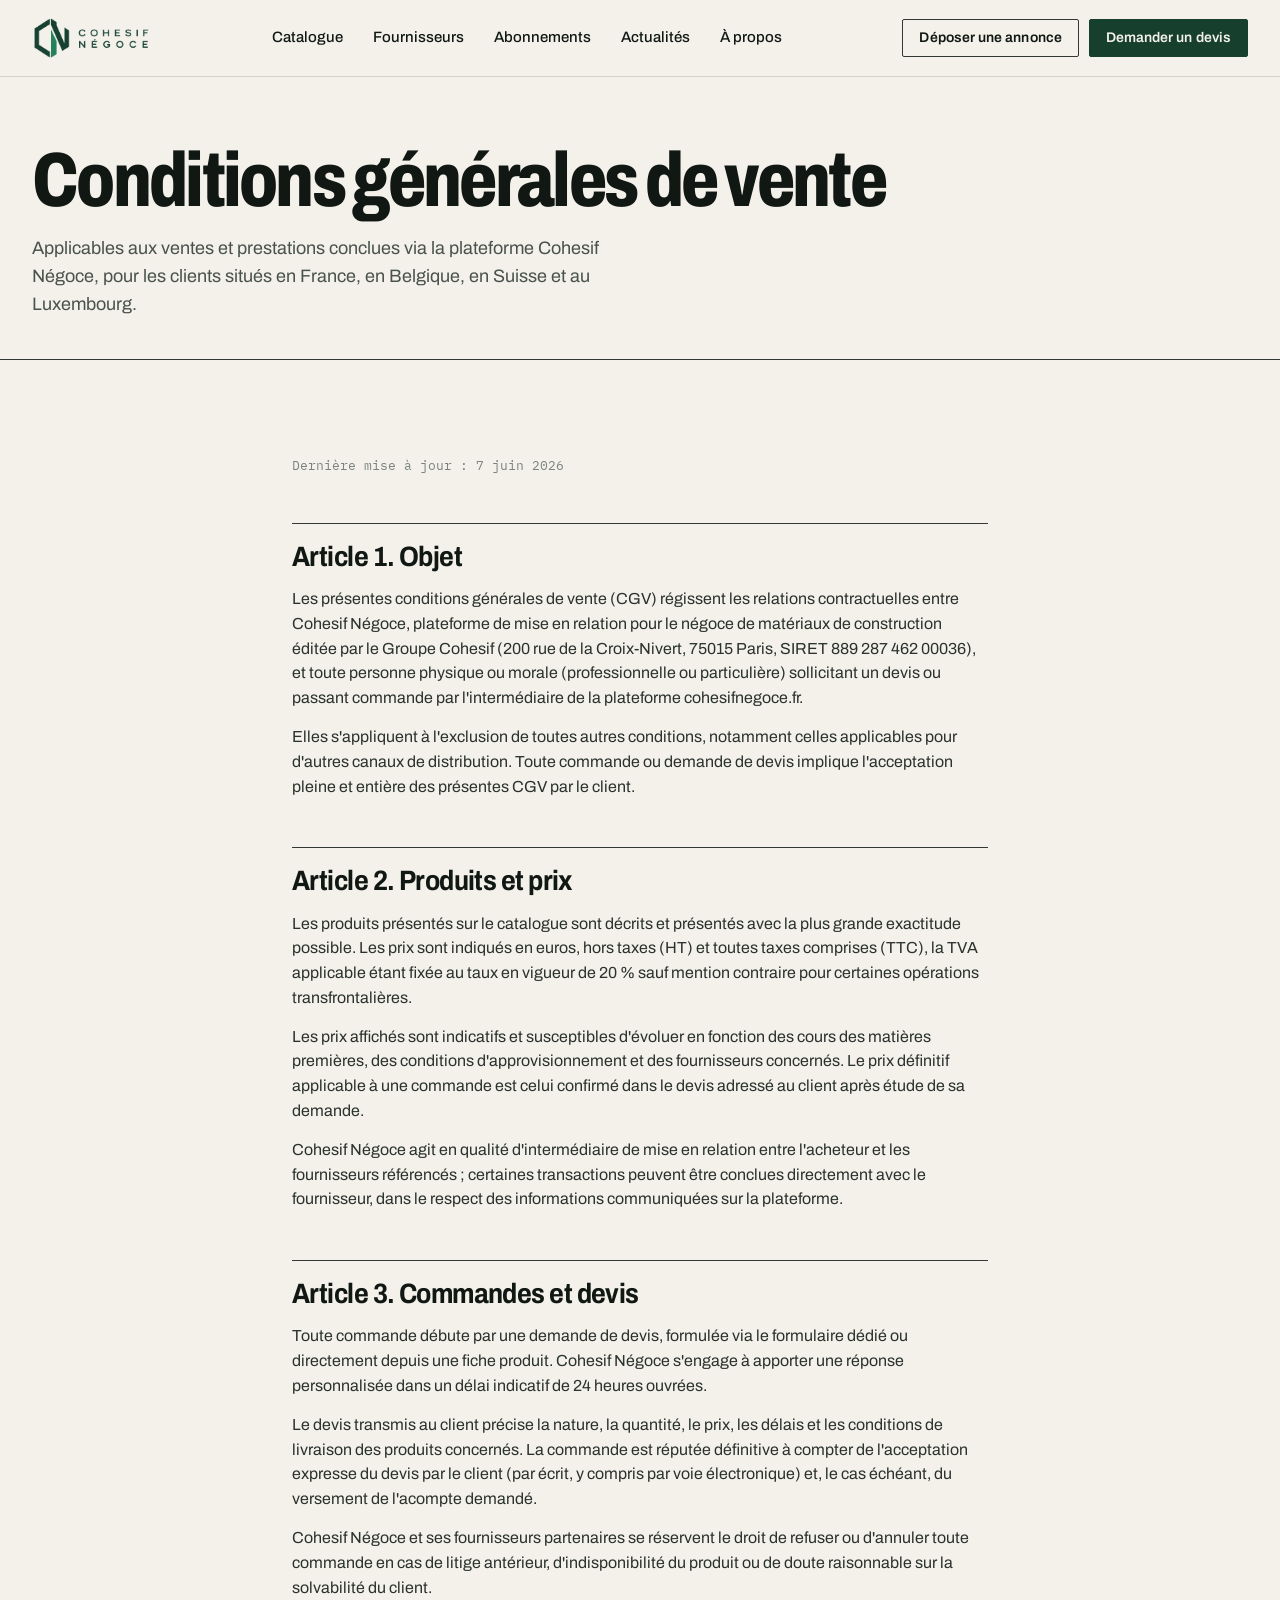
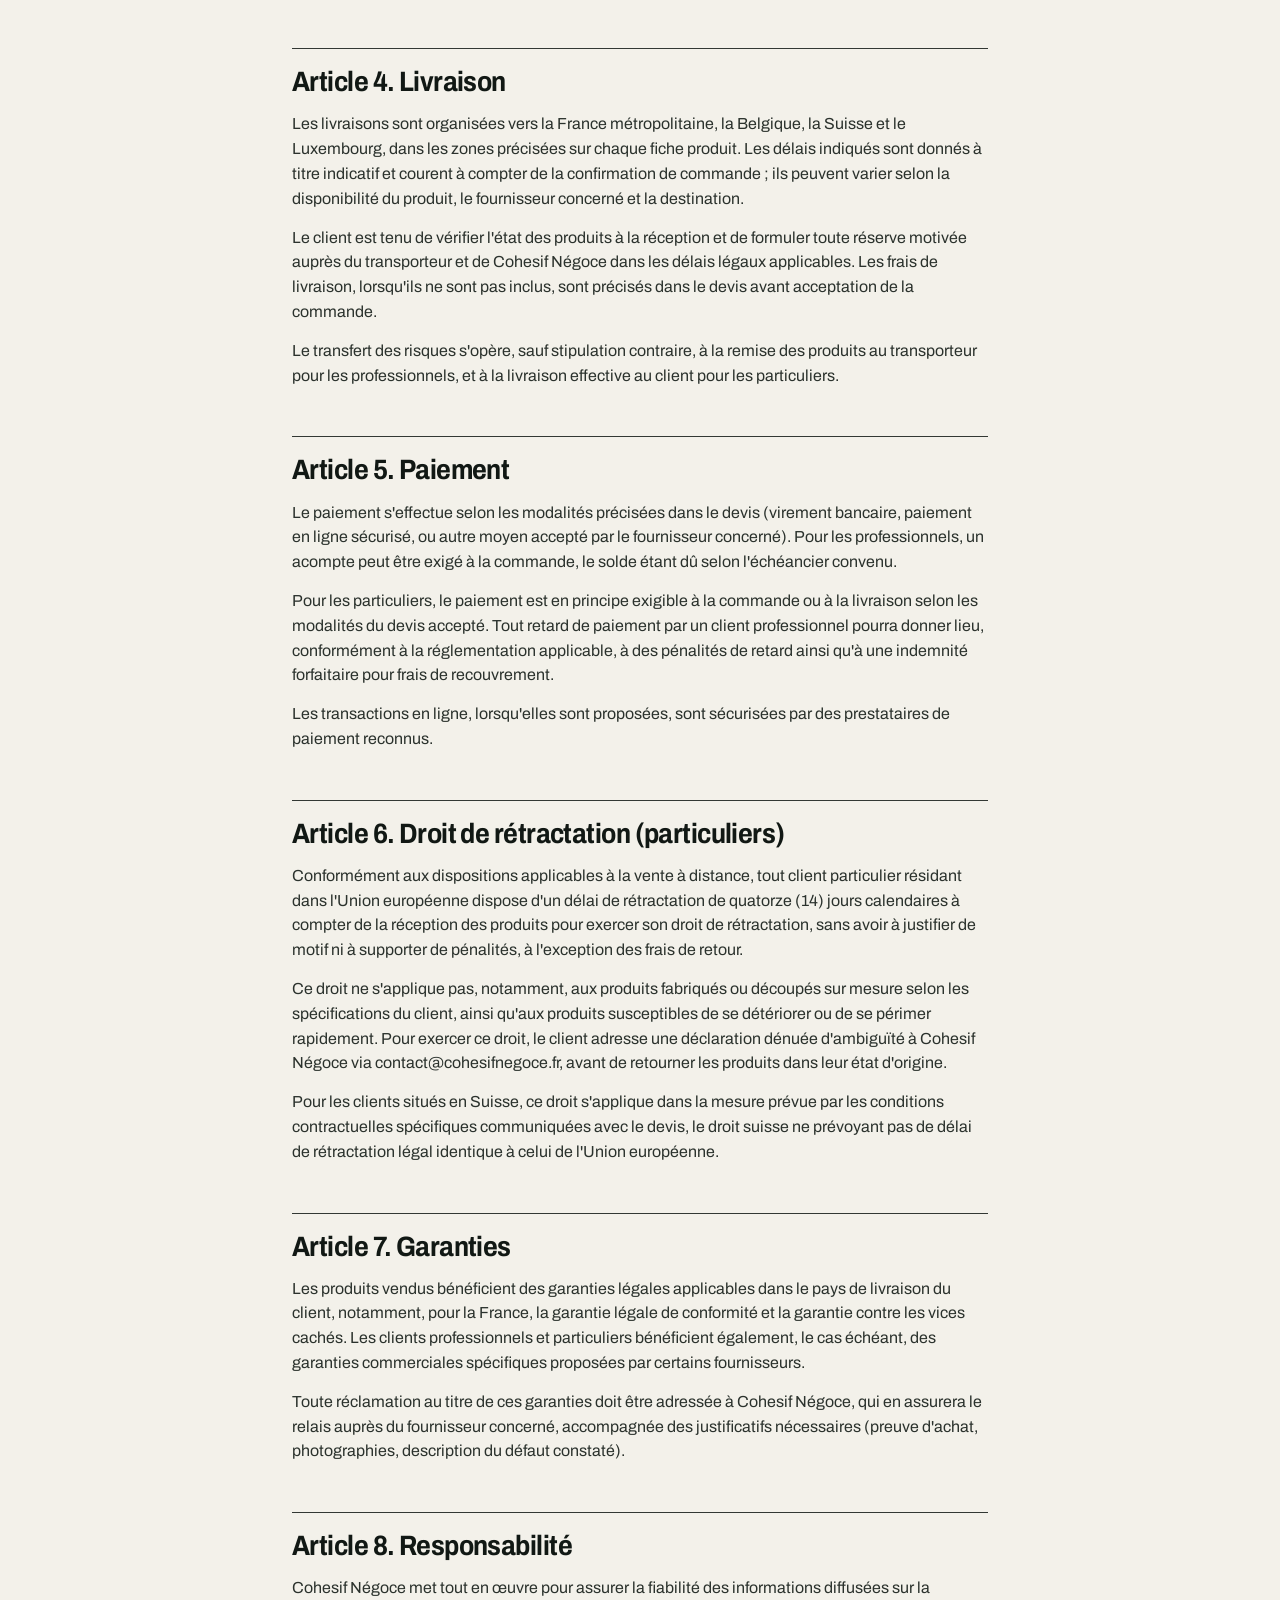
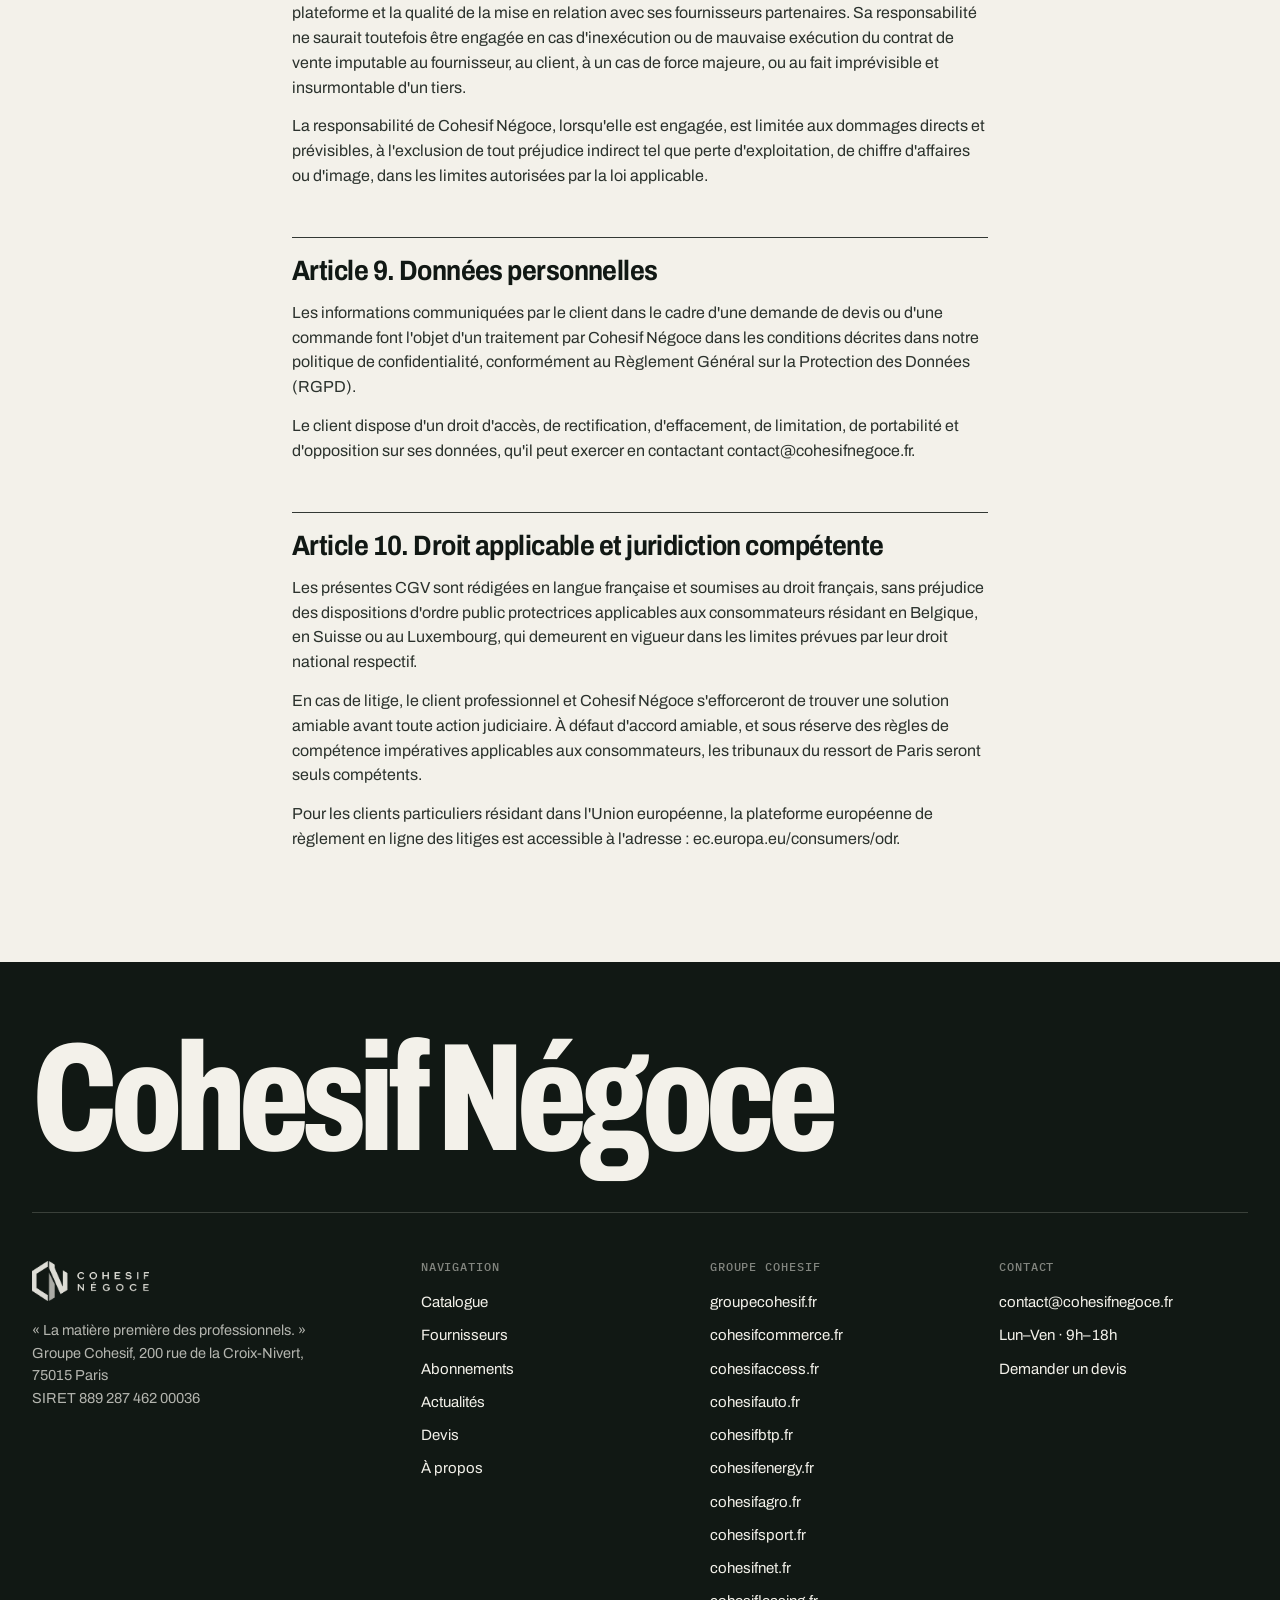
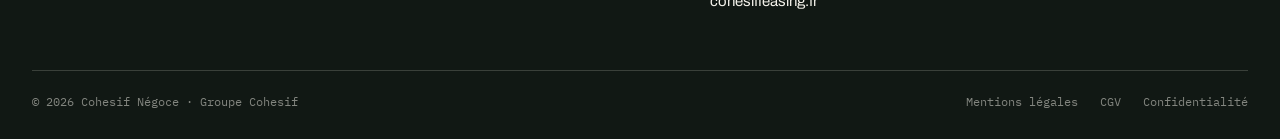
<file: cgv.html>
<!DOCTYPE html>
<html lang="fr">
<head>
<meta charset="UTF-8">
<meta name="viewport" content="width=device-width, initial-scale=1.0">
<title>Conditions générales de vente | Cohesif Négoce</title>
<meta name="description" content="Conditions générales de vente de Cohesif Négoce, applicables en France, Belgique, Suisse et Luxembourg : objet, produits, commandes, livraison, paiement, rétractation, garanties.">
<link rel="icon" type="image/png" href="img/logo-mark-cohesif-negoce.png">
<link rel="stylesheet" href="css/style.css">
<meta name="keywords" content="conditions generales de vente, CGV Cohesif Negoce, vente materiaux, commandes, livraison, paiement">
<meta name="robots" content="noindex, follow">
<meta name="author" content="Cohesif Negoce, Groupe Cohesif">
<meta name="theme-color" content="#1A1A2E">
<link rel="canonical" href="https://cohesifnegoce.fr/cgv.html">
<meta property="og:title" content="Conditions generales de vente | Cohesif Negoce">
<meta property="og:description" content="CGV de Cohesif Negoce : objet, produits, commandes, livraison, paiement, retractation, garanties.">
<meta property="og:url" content="https://cohesifnegoce.fr/cgv.html">
<meta property="og:type" content="website">
<meta property="og:image" content="https://cohesifnegoce.fr/img/logo-cohesif-negoce.png">
<meta property="og:site_name" content="Cohesif Negoce">
<meta property="og:locale" content="fr_FR">
<meta name="twitter:card" content="summary_large_image">
<meta name="twitter:title" content="Conditions generales de vente | Cohesif Negoce">
<meta name="twitter:description" content="CGV de Cohesif Negoce : objet, produits, commandes, livraison, paiement, retractation, garanties.">
<meta name="twitter:image" content="https://cohesifnegoce.fr/img/logo-cohesif-negoce.png">
</head>
<body>

<!-- ===== Navbar ===== -->
<header class="navbar">
  <div class="container">
    <a href="index.html" class="logo"><img src="img/logo-cohesif-negoce.png" alt="Cohesif Négoce, la matière première des professionnels"></a>
    <nav class="nav-links" aria-label="Navigation principale">
      <a href="catalogue.html">Catalogue</a>
      <a href="fournisseurs.html">Fournisseurs</a>
      <a href="abonnements.html">Abonnements</a>
      <a href="actualites.html">Actualités</a>
      <a href="a-propos.html">À propos</a>
    </nav>
    <div class="nav-actions">
      <a href="fournisseurs.html" class="btn btn-outline btn-sm">Déposer une annonce</a>
      <a href="devis.html" class="btn btn-primary btn-sm">Demander un devis</a>
    </div>
    <button class="burger" aria-label="Ouvrir le menu"><span></span><span></span><span></span></button>
  </div>
  <div class="mobile-menu" role="navigation" aria-label="Menu mobile">
    <a href="catalogue.html">Catalogue</a>
    <a href="fournisseurs.html">Fournisseurs</a>
    <a href="abonnements.html">Abonnements</a>
    <a href="actualites.html">Actualités</a>
    <a href="a-propos.html">À propos</a>
    <div class="nav-actions">
      <a href="fournisseurs.html" class="btn btn-outline">Déposer une annonce</a>
      <a href="devis.html" class="btn btn-primary">Demander un devis</a>
    </div>
  </div>
</header>

<section class="page-header">
  <div class="container">
    <h1>Conditions générales de vente</h1>
    <p>Applicables aux ventes et prestations conclues via la plateforme Cohesif Négoce, pour les clients situés en France, en Belgique, en Suisse et au Luxembourg.</p>
  </div>
</section>

<section>
  <div class="container legal-content">
    <p class="updated">Dernière mise à jour : 7 juin 2026</p>

    <h2>Article 1. Objet</h2>
    <p>Les présentes conditions générales de vente (CGV) régissent les relations contractuelles entre Cohesif Négoce, plateforme de mise en relation pour le négoce de matériaux de construction éditée par le Groupe Cohesif (200 rue de la Croix-Nivert, 75015 Paris, SIRET 889 287 462 00036), et toute personne physique ou morale (professionnelle ou particulière) sollicitant un devis ou passant commande par l'intermédiaire de la plateforme cohesifnegoce.fr.</p>
    <p>Elles s'appliquent à l'exclusion de toutes autres conditions, notamment celles applicables pour d'autres canaux de distribution. Toute commande ou demande de devis implique l'acceptation pleine et entière des présentes CGV par le client.</p>

    <h2>Article 2. Produits et prix</h2>
    <p>Les produits présentés sur le catalogue sont décrits et présentés avec la plus grande exactitude possible. Les prix sont indiqués en euros, hors taxes (HT) et toutes taxes comprises (TTC), la TVA applicable étant fixée au taux en vigueur de 20 % sauf mention contraire pour certaines opérations transfrontalières.</p>
    <p>Les prix affichés sont indicatifs et susceptibles d'évoluer en fonction des cours des matières premières, des conditions d'approvisionnement et des fournisseurs concernés. Le prix définitif applicable à une commande est celui confirmé dans le devis adressé au client après étude de sa demande.</p>
    <p>Cohesif Négoce agit en qualité d'intermédiaire de mise en relation entre l'acheteur et les fournisseurs référencés ; certaines transactions peuvent être conclues directement avec le fournisseur, dans le respect des informations communiquées sur la plateforme.</p>

    <h2>Article 3. Commandes et devis</h2>
    <p>Toute commande débute par une demande de devis, formulée via le formulaire dédié ou directement depuis une fiche produit. Cohesif Négoce s'engage à apporter une réponse personnalisée dans un délai indicatif de 24 heures ouvrées.</p>
    <p>Le devis transmis au client précise la nature, la quantité, le prix, les délais et les conditions de livraison des produits concernés. La commande est réputée définitive à compter de l'acceptation expresse du devis par le client (par écrit, y compris par voie électronique) et, le cas échéant, du versement de l'acompte demandé.</p>
    <p>Cohesif Négoce et ses fournisseurs partenaires se réservent le droit de refuser ou d'annuler toute commande en cas de litige antérieur, d'indisponibilité du produit ou de doute raisonnable sur la solvabilité du client.</p>

    <h2>Article 4. Livraison</h2>
    <p>Les livraisons sont organisées vers la France métropolitaine, la Belgique, la Suisse et le Luxembourg, dans les zones précisées sur chaque fiche produit. Les délais indiqués sont donnés à titre indicatif et courent à compter de la confirmation de commande ; ils peuvent varier selon la disponibilité du produit, le fournisseur concerné et la destination.</p>
    <p>Le client est tenu de vérifier l'état des produits à la réception et de formuler toute réserve motivée auprès du transporteur et de Cohesif Négoce dans les délais légaux applicables. Les frais de livraison, lorsqu'ils ne sont pas inclus, sont précisés dans le devis avant acceptation de la commande.</p>
    <p>Le transfert des risques s'opère, sauf stipulation contraire, à la remise des produits au transporteur pour les professionnels, et à la livraison effective au client pour les particuliers.</p>

    <h2>Article 5. Paiement</h2>
    <p>Le paiement s'effectue selon les modalités précisées dans le devis (virement bancaire, paiement en ligne sécurisé, ou autre moyen accepté par le fournisseur concerné). Pour les professionnels, un acompte peut être exigé à la commande, le solde étant dû selon l'échéancier convenu.</p>
    <p>Pour les particuliers, le paiement est en principe exigible à la commande ou à la livraison selon les modalités du devis accepté. Tout retard de paiement par un client professionnel pourra donner lieu, conformément à la réglementation applicable, à des pénalités de retard ainsi qu'à une indemnité forfaitaire pour frais de recouvrement.</p>
    <p>Les transactions en ligne, lorsqu'elles sont proposées, sont sécurisées par des prestataires de paiement reconnus.</p>

    <h2>Article 6. Droit de rétractation (particuliers)</h2>
    <p>Conformément aux dispositions applicables à la vente à distance, tout client particulier résidant dans l'Union européenne dispose d'un délai de rétractation de quatorze (14) jours calendaires à compter de la réception des produits pour exercer son droit de rétractation, sans avoir à justifier de motif ni à supporter de pénalités, à l'exception des frais de retour.</p>
    <p>Ce droit ne s'applique pas, notamment, aux produits fabriqués ou découpés sur mesure selon les spécifications du client, ainsi qu'aux produits susceptibles de se détériorer ou de se périmer rapidement. Pour exercer ce droit, le client adresse une déclaration dénuée d'ambiguïté à Cohesif Négoce via <a href="mailto:contact@cohesifnegoce.fr">contact@cohesifnegoce.fr</a>, avant de retourner les produits dans leur état d'origine.</p>
    <p>Pour les clients situés en Suisse, ce droit s'applique dans la mesure prévue par les conditions contractuelles spécifiques communiquées avec le devis, le droit suisse ne prévoyant pas de délai de rétractation légal identique à celui de l'Union européenne.</p>

    <h2>Article 7. Garanties</h2>
    <p>Les produits vendus bénéficient des garanties légales applicables dans le pays de livraison du client, notamment, pour la France, la garantie légale de conformité et la garantie contre les vices cachés. Les clients professionnels et particuliers bénéficient également, le cas échéant, des garanties commerciales spécifiques proposées par certains fournisseurs.</p>
    <p>Toute réclamation au titre de ces garanties doit être adressée à Cohesif Négoce, qui en assurera le relais auprès du fournisseur concerné, accompagnée des justificatifs nécessaires (preuve d'achat, photographies, description du défaut constaté).</p>

    <h2>Article 8. Responsabilité</h2>
    <p>Cohesif Négoce met tout en œuvre pour assurer la fiabilité des informations diffusées sur la plateforme et la qualité de la mise en relation avec ses fournisseurs partenaires. Sa responsabilité ne saurait toutefois être engagée en cas d'inexécution ou de mauvaise exécution du contrat de vente imputable au fournisseur, au client, à un cas de force majeure, ou au fait imprévisible et insurmontable d'un tiers.</p>
    <p>La responsabilité de Cohesif Négoce, lorsqu'elle est engagée, est limitée aux dommages directs et prévisibles, à l'exclusion de tout préjudice indirect tel que perte d'exploitation, de chiffre d'affaires ou d'image, dans les limites autorisées par la loi applicable.</p>

    <h2>Article 9. Données personnelles</h2>
    <p>Les informations communiquées par le client dans le cadre d'une demande de devis ou d'une commande font l'objet d'un traitement par Cohesif Négoce dans les conditions décrites dans notre <a href="confidentialite.html">politique de confidentialité</a>, conformément au Règlement Général sur la Protection des Données (RGPD).</p>
    <p>Le client dispose d'un droit d'accès, de rectification, d'effacement, de limitation, de portabilité et d'opposition sur ses données, qu'il peut exercer en contactant <a href="mailto:contact@cohesifnegoce.fr">contact@cohesifnegoce.fr</a>.</p>

    <h2>Article 10. Droit applicable et juridiction compétente</h2>
    <p>Les présentes CGV sont rédigées en langue française et soumises au droit français, sans préjudice des dispositions d'ordre public protectrices applicables aux consommateurs résidant en Belgique, en Suisse ou au Luxembourg, qui demeurent en vigueur dans les limites prévues par leur droit national respectif.</p>
    <p>En cas de litige, le client professionnel et Cohesif Négoce s'efforceront de trouver une solution amiable avant toute action judiciaire. À défaut d'accord amiable, et sous réserve des règles de compétence impératives applicables aux consommateurs, les tribunaux du ressort de Paris seront seuls compétents.</p>
    <p>Pour les clients particuliers résidant dans l'Union européenne, la plateforme européenne de règlement en ligne des litiges est accessible à l'adresse : ec.europa.eu/consumers/odr.</p>
  </div>
</section>

<!-- ===== Footer ===== -->
<footer>
  <div class="container">
    <div class="footer-wordmark" aria-hidden="true">Cohesif Négoce</div>
    <div class="footer-grid">
      <div class="footer-about">
        <a href="index.html" class="logo"><img src="img/logo-cohesif-negoce-blanc.png" loading="lazy" alt="Cohesif Négoce, la matière première des professionnels"></a>
        <p>« La matière première des professionnels. »<br>
        Groupe Cohesif, 200 rue de la Croix-Nivert, 75015 Paris<br>
        SIRET 889 287 462 00036</p>
      </div>
      <div>
        <h4>Navigation</h4>
        <ul>
          <li><a href="catalogue.html">Catalogue</a></li>
          <li><a href="fournisseurs.html">Fournisseurs</a></li>
          <li><a href="abonnements.html">Abonnements</a></li>
          <li><a href="actualites.html">Actualités</a></li>
          <li><a href="devis.html">Devis</a></li>
          <li><a href="a-propos.html">À propos</a></li>
        </ul>
      </div>
      <div>
        <h4>Groupe Cohesif</h4>
        <ul>
          <li><a href="https://groupecohesif.fr" target="_blank" rel="noopener">groupecohesif.fr</a></li>
          <li><a href="https://cohesifcommerce.fr" target="_blank" rel="noopener">cohesifcommerce.fr</a></li>
          <li><a href="https://cohesifaccess.fr" target="_blank" rel="noopener">cohesifaccess.fr</a></li>
          <li><a href="https://cohesifauto.fr" target="_blank" rel="noopener">cohesifauto.fr</a></li>
          <li><a href="https://cohesifbtp.fr" target="_blank" rel="noopener">cohesifbtp.fr</a></li>
          <li><a href="https://cohesifenergy.fr" target="_blank" rel="noopener">cohesifenergy.fr</a></li>
          <li><a href="https://cohesifagro.fr" target="_blank" rel="noopener">cohesifagro.fr</a></li>
          <li><a href="https://cohesifsport.fr" target="_blank" rel="noopener">cohesifsport.fr</a></li>
          <li><a href="https://cohesifnet.fr" target="_blank" rel="noopener">cohesifnet.fr</a></li>
          <li><a href="https://cohesifleasing.fr" target="_blank" rel="noopener">cohesifleasing.fr</a></li>
        </ul>
      </div>
      <div>
        <h4>Contact</h4>
        <ul>
          <li><a href="mailto:contact@cohesifnegoce.fr">contact@cohesifnegoce.fr</a></li>
          <li>Lun–Ven · 9h–18h</li>
          <li><a href="devis.html">Demander un devis</a></li>
        </ul>
      </div>
    </div>
    <div class="footer-bottom">
      <span>© 2026 Cohesif Négoce · Groupe Cohesif</span>
      <div class="legal-links">
        <a href="mentions-legales.html">Mentions légales</a>
        <a href="cgv.html">CGV</a>
        <a href="confidentialite.html">Confidentialité</a>
      </div>
    </div>
  </div>
</footer>

<script src="js/main.js"></script>
</body>
</html>
</file>
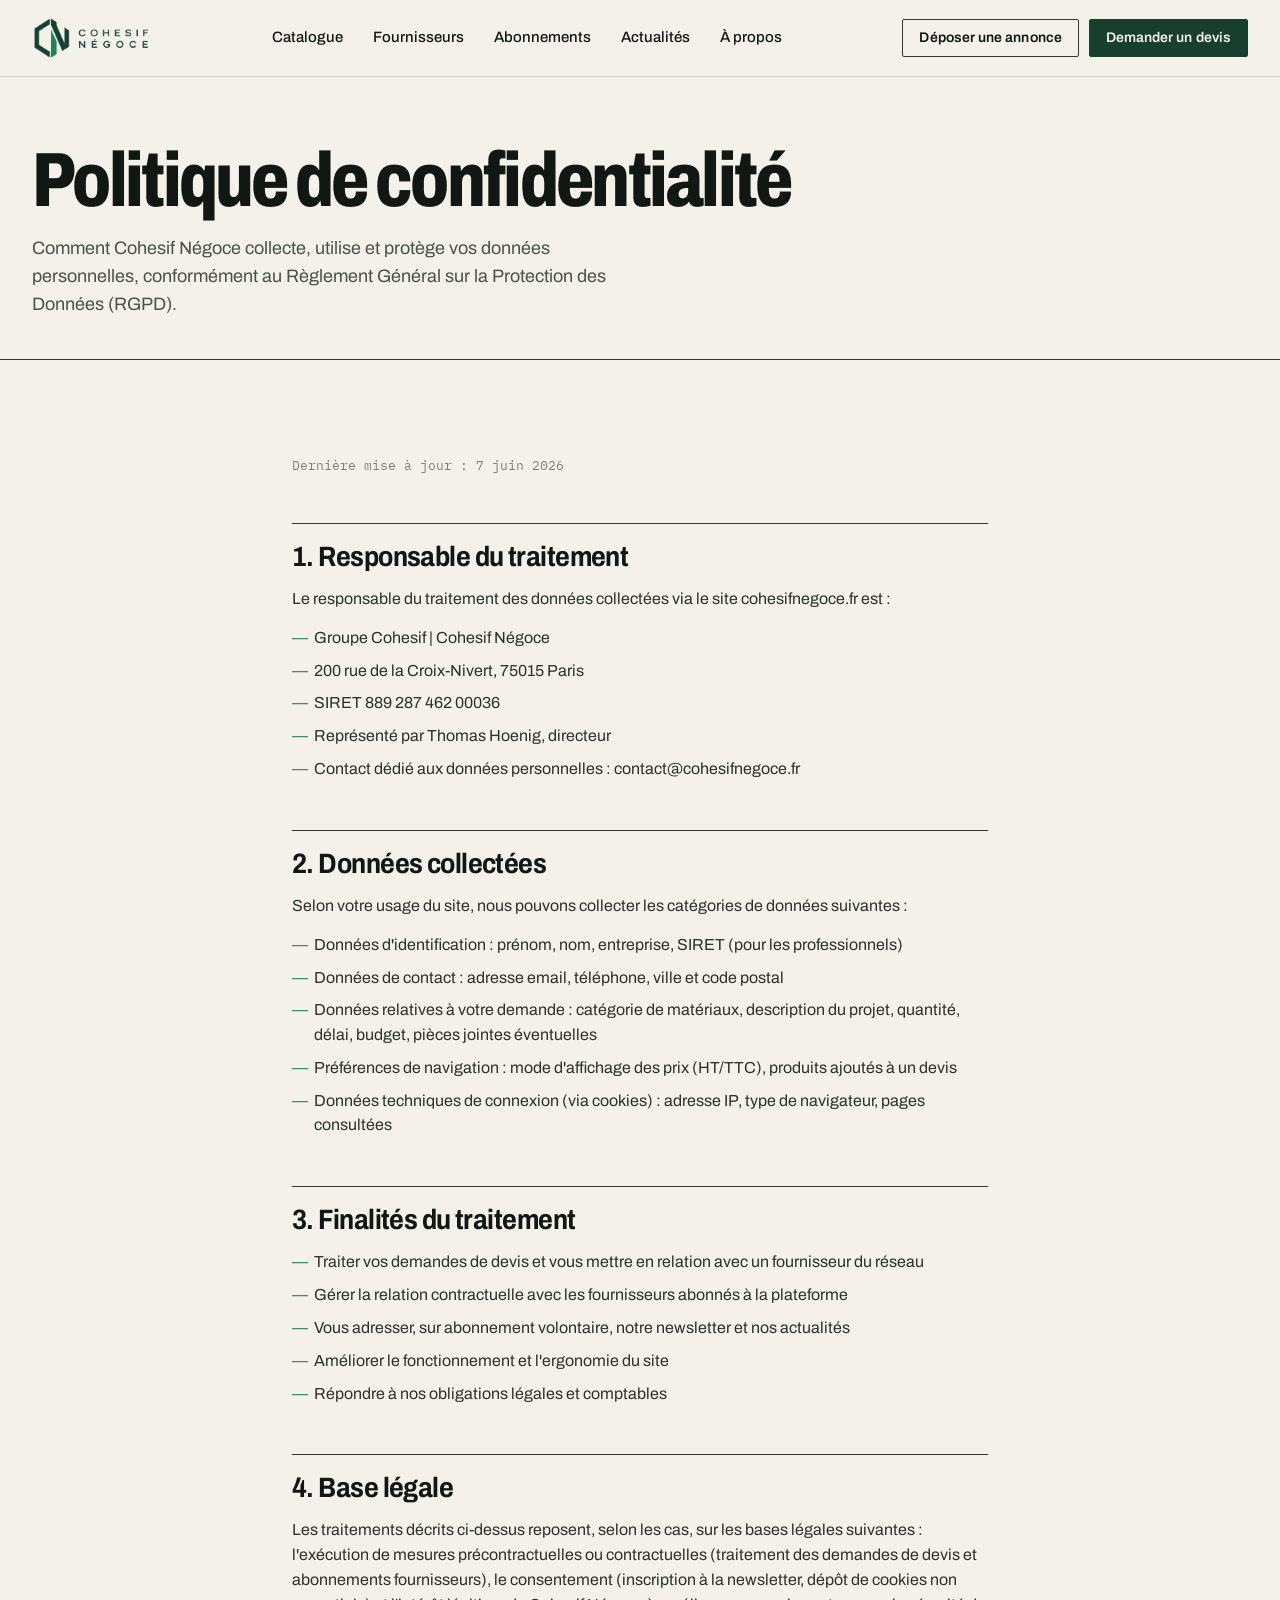
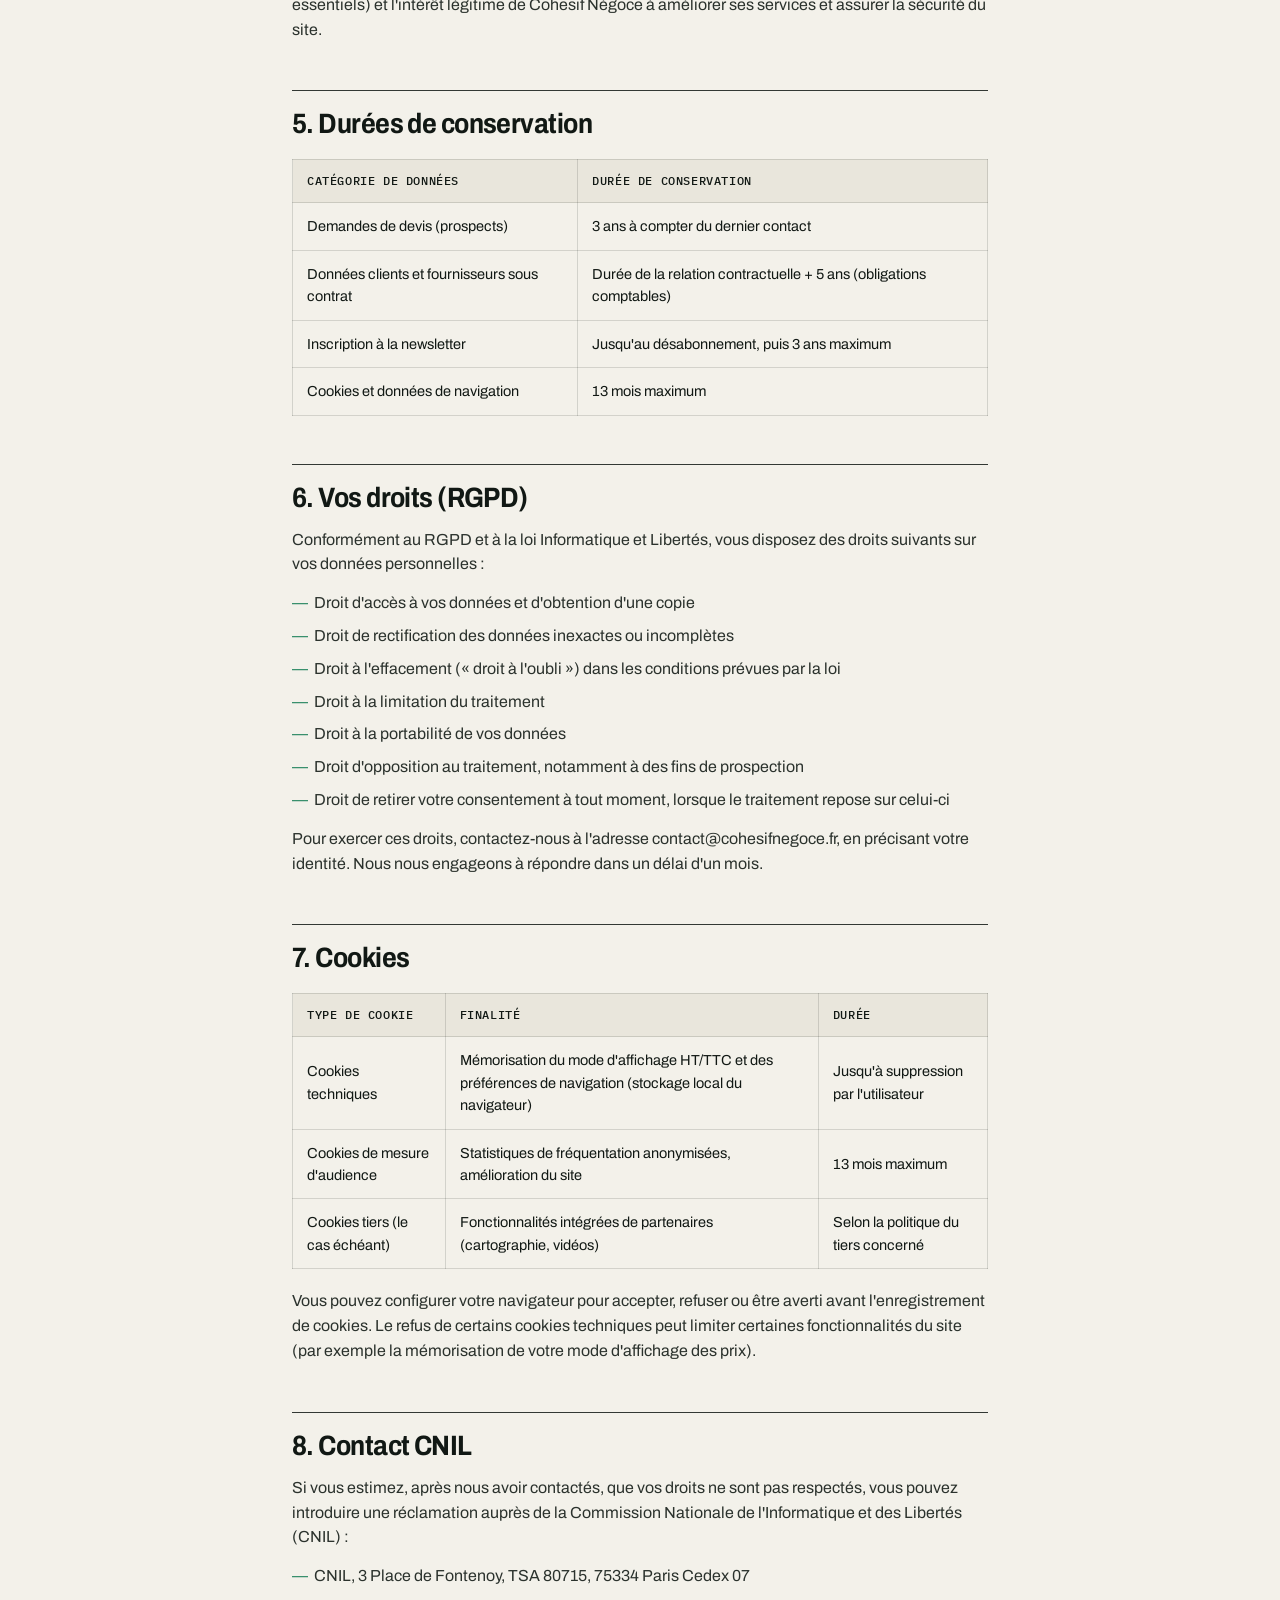
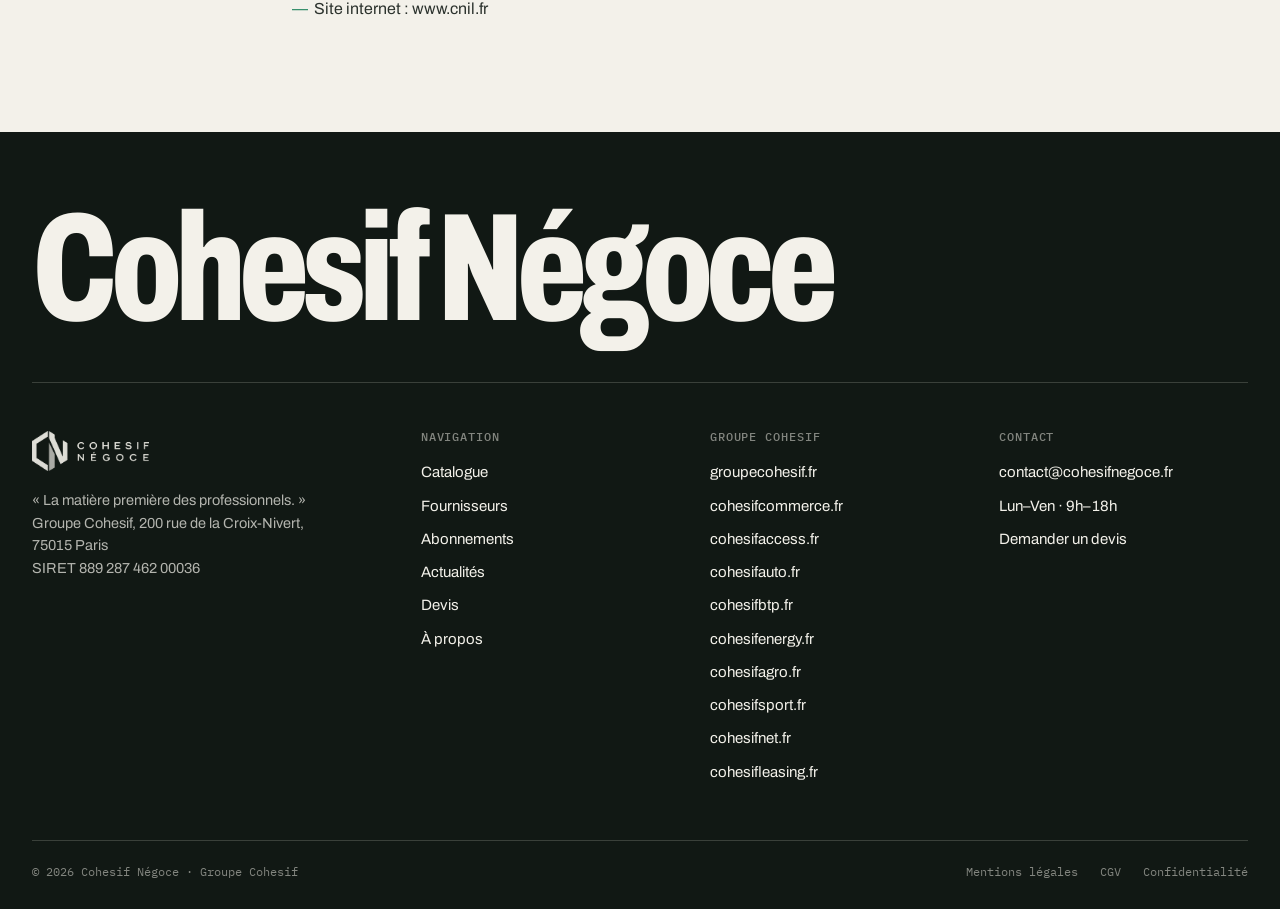
<file: confidentialite.html>
<!DOCTYPE html>
<html lang="fr">
<head>
<meta charset="UTF-8">
<meta name="viewport" content="width=device-width, initial-scale=1.0">
<title>Politique de confidentialité | Cohesif Négoce</title>
<meta name="description" content="Politique de confidentialité et protection des données personnelles de Cohesif Négoce : données collectées, finalités, durées de conservation, droits RGPD et cookies.">
<link rel="icon" type="image/png" href="img/logo-mark-cohesif-negoce.png">
<link rel="stylesheet" href="css/style.css">
<meta name="keywords" content="politique confidentialite, RGPD, protection donnees personnelles, cookies, Cohesif Negoce">
<meta name="robots" content="noindex, follow">
<meta name="author" content="Cohesif Negoce, Groupe Cohesif">
<meta name="theme-color" content="#1A1A2E">
<link rel="canonical" href="https://cohesifnegoce.fr/confidentialite.html">
<meta property="og:title" content="Politique de confidentialite | Cohesif Negoce">
<meta property="og:description" content="Politique de confidentialite de Cohesif Negoce : donnees collectees, finalites, durees de conservation, droits RGPD et cookies.">
<meta property="og:url" content="https://cohesifnegoce.fr/confidentialite.html">
<meta property="og:type" content="website">
<meta property="og:image" content="https://cohesifnegoce.fr/img/logo-cohesif-negoce.png">
<meta property="og:site_name" content="Cohesif Negoce">
<meta property="og:locale" content="fr_FR">
<meta name="twitter:card" content="summary_large_image">
<meta name="twitter:title" content="Politique de confidentialite | Cohesif Negoce">
<meta name="twitter:description" content="Politique de confidentialite de Cohesif Negoce : donnees collectees, finalites, durees de conservation, droits RGPD et cookies.">
<meta name="twitter:image" content="https://cohesifnegoce.fr/img/logo-cohesif-negoce.png">
</head>
<body>

<!-- ===== Navbar ===== -->
<header class="navbar">
  <div class="container">
    <a href="index.html" class="logo"><img src="img/logo-cohesif-negoce.png" alt="Cohesif Négoce, la matière première des professionnels"></a>
    <nav class="nav-links" aria-label="Navigation principale">
      <a href="catalogue.html">Catalogue</a>
      <a href="fournisseurs.html">Fournisseurs</a>
      <a href="abonnements.html">Abonnements</a>
      <a href="actualites.html">Actualités</a>
      <a href="a-propos.html">À propos</a>
    </nav>
    <div class="nav-actions">
      <a href="fournisseurs.html" class="btn btn-outline btn-sm">Déposer une annonce</a>
      <a href="devis.html" class="btn btn-primary btn-sm">Demander un devis</a>
    </div>
    <button class="burger" aria-label="Ouvrir le menu"><span></span><span></span><span></span></button>
  </div>
  <div class="mobile-menu" role="navigation" aria-label="Menu mobile">
    <a href="catalogue.html">Catalogue</a>
    <a href="fournisseurs.html">Fournisseurs</a>
    <a href="abonnements.html">Abonnements</a>
    <a href="actualites.html">Actualités</a>
    <a href="a-propos.html">À propos</a>
    <div class="nav-actions">
      <a href="fournisseurs.html" class="btn btn-outline">Déposer une annonce</a>
      <a href="devis.html" class="btn btn-primary">Demander un devis</a>
    </div>
  </div>
</header>

<section class="page-header">
  <div class="container">
    <h1>Politique de confidentialité</h1>
    <p>Comment Cohesif Négoce collecte, utilise et protège vos données personnelles, conformément au Règlement Général sur la Protection des Données (RGPD).</p>
  </div>
</section>

<section>
  <div class="container legal-content">
    <p class="updated">Dernière mise à jour : 7 juin 2026</p>

    <h2>1. Responsable du traitement</h2>
    <p>Le responsable du traitement des données collectées via le site cohesifnegoce.fr est :</p>
    <ul>
      <li>Groupe Cohesif | Cohesif Négoce</li>
      <li>200 rue de la Croix-Nivert, 75015 Paris</li>
      <li>SIRET 889 287 462 00036</li>
      <li>Représenté par Thomas Hoenig, directeur</li>
      <li>Contact dédié aux données personnelles : <a href="mailto:contact@cohesifnegoce.fr">contact@cohesifnegoce.fr</a></li>
    </ul>

    <h2>2. Données collectées</h2>
    <p>Selon votre usage du site, nous pouvons collecter les catégories de données suivantes :</p>
    <ul>
      <li>Données d'identification : prénom, nom, entreprise, SIRET (pour les professionnels)</li>
      <li>Données de contact : adresse email, téléphone, ville et code postal</li>
      <li>Données relatives à votre demande : catégorie de matériaux, description du projet, quantité, délai, budget, pièces jointes éventuelles</li>
      <li>Préférences de navigation : mode d'affichage des prix (HT/TTC), produits ajoutés à un devis</li>
      <li>Données techniques de connexion (via cookies) : adresse IP, type de navigateur, pages consultées</li>
    </ul>

    <h2>3. Finalités du traitement</h2>
    <ul>
      <li>Traiter vos demandes de devis et vous mettre en relation avec un fournisseur du réseau</li>
      <li>Gérer la relation contractuelle avec les fournisseurs abonnés à la plateforme</li>
      <li>Vous adresser, sur abonnement volontaire, notre newsletter et nos actualités</li>
      <li>Améliorer le fonctionnement et l'ergonomie du site</li>
      <li>Répondre à nos obligations légales et comptables</li>
    </ul>

    <h2>4. Base légale</h2>
    <p>Les traitements décrits ci-dessus reposent, selon les cas, sur les bases légales suivantes : l'exécution de mesures précontractuelles ou contractuelles (traitement des demandes de devis et abonnements fournisseurs), le consentement (inscription à la newsletter, dépôt de cookies non essentiels) et l'intérêt légitime de Cohesif Négoce à améliorer ses services et assurer la sécurité du site.</p>

    <h2>5. Durées de conservation</h2>
    <table class="simple">
      <thead><tr><th>Catégorie de données</th><th>Durée de conservation</th></tr></thead>
      <tbody>
        <tr><td>Demandes de devis (prospects)</td><td>3 ans à compter du dernier contact</td></tr>
        <tr><td>Données clients et fournisseurs sous contrat</td><td>Durée de la relation contractuelle + 5 ans (obligations comptables)</td></tr>
        <tr><td>Inscription à la newsletter</td><td>Jusqu'au désabonnement, puis 3 ans maximum</td></tr>
        <tr><td>Cookies et données de navigation</td><td>13 mois maximum</td></tr>
      </tbody>
    </table>

    <h2>6. Vos droits (RGPD)</h2>
    <p>Conformément au RGPD et à la loi Informatique et Libertés, vous disposez des droits suivants sur vos données personnelles :</p>
    <ul>
      <li>Droit d'accès à vos données et d'obtention d'une copie</li>
      <li>Droit de rectification des données inexactes ou incomplètes</li>
      <li>Droit à l'effacement (« droit à l'oubli ») dans les conditions prévues par la loi</li>
      <li>Droit à la limitation du traitement</li>
      <li>Droit à la portabilité de vos données</li>
      <li>Droit d'opposition au traitement, notamment à des fins de prospection</li>
      <li>Droit de retirer votre consentement à tout moment, lorsque le traitement repose sur celui-ci</li>
    </ul>
    <p>Pour exercer ces droits, contactez-nous à l'adresse <a href="mailto:contact@cohesifnegoce.fr">contact@cohesifnegoce.fr</a>, en précisant votre identité. Nous nous engageons à répondre dans un délai d'un mois.</p>

    <h2>7. Cookies</h2>
    <table class="simple">
      <thead><tr><th>Type de cookie</th><th>Finalité</th><th>Durée</th></tr></thead>
      <tbody>
        <tr><td>Cookies techniques</td><td>Mémorisation du mode d'affichage HT/TTC et des préférences de navigation (stockage local du navigateur)</td><td>Jusqu'à suppression par l'utilisateur</td></tr>
        <tr><td>Cookies de mesure d'audience</td><td>Statistiques de fréquentation anonymisées, amélioration du site</td><td>13 mois maximum</td></tr>
        <tr><td>Cookies tiers (le cas échéant)</td><td>Fonctionnalités intégrées de partenaires (cartographie, vidéos)</td><td>Selon la politique du tiers concerné</td></tr>
      </tbody>
    </table>
    <p>Vous pouvez configurer votre navigateur pour accepter, refuser ou être averti avant l'enregistrement de cookies. Le refus de certains cookies techniques peut limiter certaines fonctionnalités du site (par exemple la mémorisation de votre mode d'affichage des prix).</p>

    <h2>8. Contact CNIL</h2>
    <p>Si vous estimez, après nous avoir contactés, que vos droits ne sont pas respectés, vous pouvez introduire une réclamation auprès de la Commission Nationale de l'Informatique et des Libertés (CNIL) :</p>
    <ul>
      <li>CNIL, 3 Place de Fontenoy, TSA 80715, 75334 Paris Cedex 07</li>
      <li>Site internet : www.cnil.fr</li>
    </ul>
  </div>
</section>

<!-- ===== Footer ===== -->
<footer>
  <div class="container">
    <div class="footer-wordmark" aria-hidden="true">Cohesif Négoce</div>
    <div class="footer-grid">
      <div class="footer-about">
        <a href="index.html" class="logo"><img src="img/logo-cohesif-negoce-blanc.png" loading="lazy" alt="Cohesif Négoce, la matière première des professionnels"></a>
        <p>« La matière première des professionnels. »<br>
        Groupe Cohesif, 200 rue de la Croix-Nivert, 75015 Paris<br>
        SIRET 889 287 462 00036</p>
      </div>
      <div>
        <h4>Navigation</h4>
        <ul>
          <li><a href="catalogue.html">Catalogue</a></li>
          <li><a href="fournisseurs.html">Fournisseurs</a></li>
          <li><a href="abonnements.html">Abonnements</a></li>
          <li><a href="actualites.html">Actualités</a></li>
          <li><a href="devis.html">Devis</a></li>
          <li><a href="a-propos.html">À propos</a></li>
        </ul>
      </div>
      <div>
        <h4>Groupe Cohesif</h4>
        <ul>
          <li><a href="https://groupecohesif.fr" target="_blank" rel="noopener">groupecohesif.fr</a></li>
          <li><a href="https://cohesifcommerce.fr" target="_blank" rel="noopener">cohesifcommerce.fr</a></li>
          <li><a href="https://cohesifaccess.fr" target="_blank" rel="noopener">cohesifaccess.fr</a></li>
          <li><a href="https://cohesifauto.fr" target="_blank" rel="noopener">cohesifauto.fr</a></li>
          <li><a href="https://cohesifbtp.fr" target="_blank" rel="noopener">cohesifbtp.fr</a></li>
          <li><a href="https://cohesifenergy.fr" target="_blank" rel="noopener">cohesifenergy.fr</a></li>
          <li><a href="https://cohesifagro.fr" target="_blank" rel="noopener">cohesifagro.fr</a></li>
          <li><a href="https://cohesifsport.fr" target="_blank" rel="noopener">cohesifsport.fr</a></li>
          <li><a href="https://cohesifnet.fr" target="_blank" rel="noopener">cohesifnet.fr</a></li>
          <li><a href="https://cohesifleasing.fr" target="_blank" rel="noopener">cohesifleasing.fr</a></li>
        </ul>
      </div>
      <div>
        <h4>Contact</h4>
        <ul>
          <li><a href="mailto:contact@cohesifnegoce.fr">contact@cohesifnegoce.fr</a></li>
          <li>Lun–Ven · 9h–18h</li>
          <li><a href="devis.html">Demander un devis</a></li>
        </ul>
      </div>
    </div>
    <div class="footer-bottom">
      <span>© 2026 Cohesif Négoce · Groupe Cohesif</span>
      <div class="legal-links">
        <a href="mentions-legales.html">Mentions légales</a>
        <a href="cgv.html">CGV</a>
        <a href="confidentialite.html">Confidentialité</a>
      </div>
    </div>
  </div>
</footer>

<script src="js/main.js"></script>
</body>
</html>
</file>
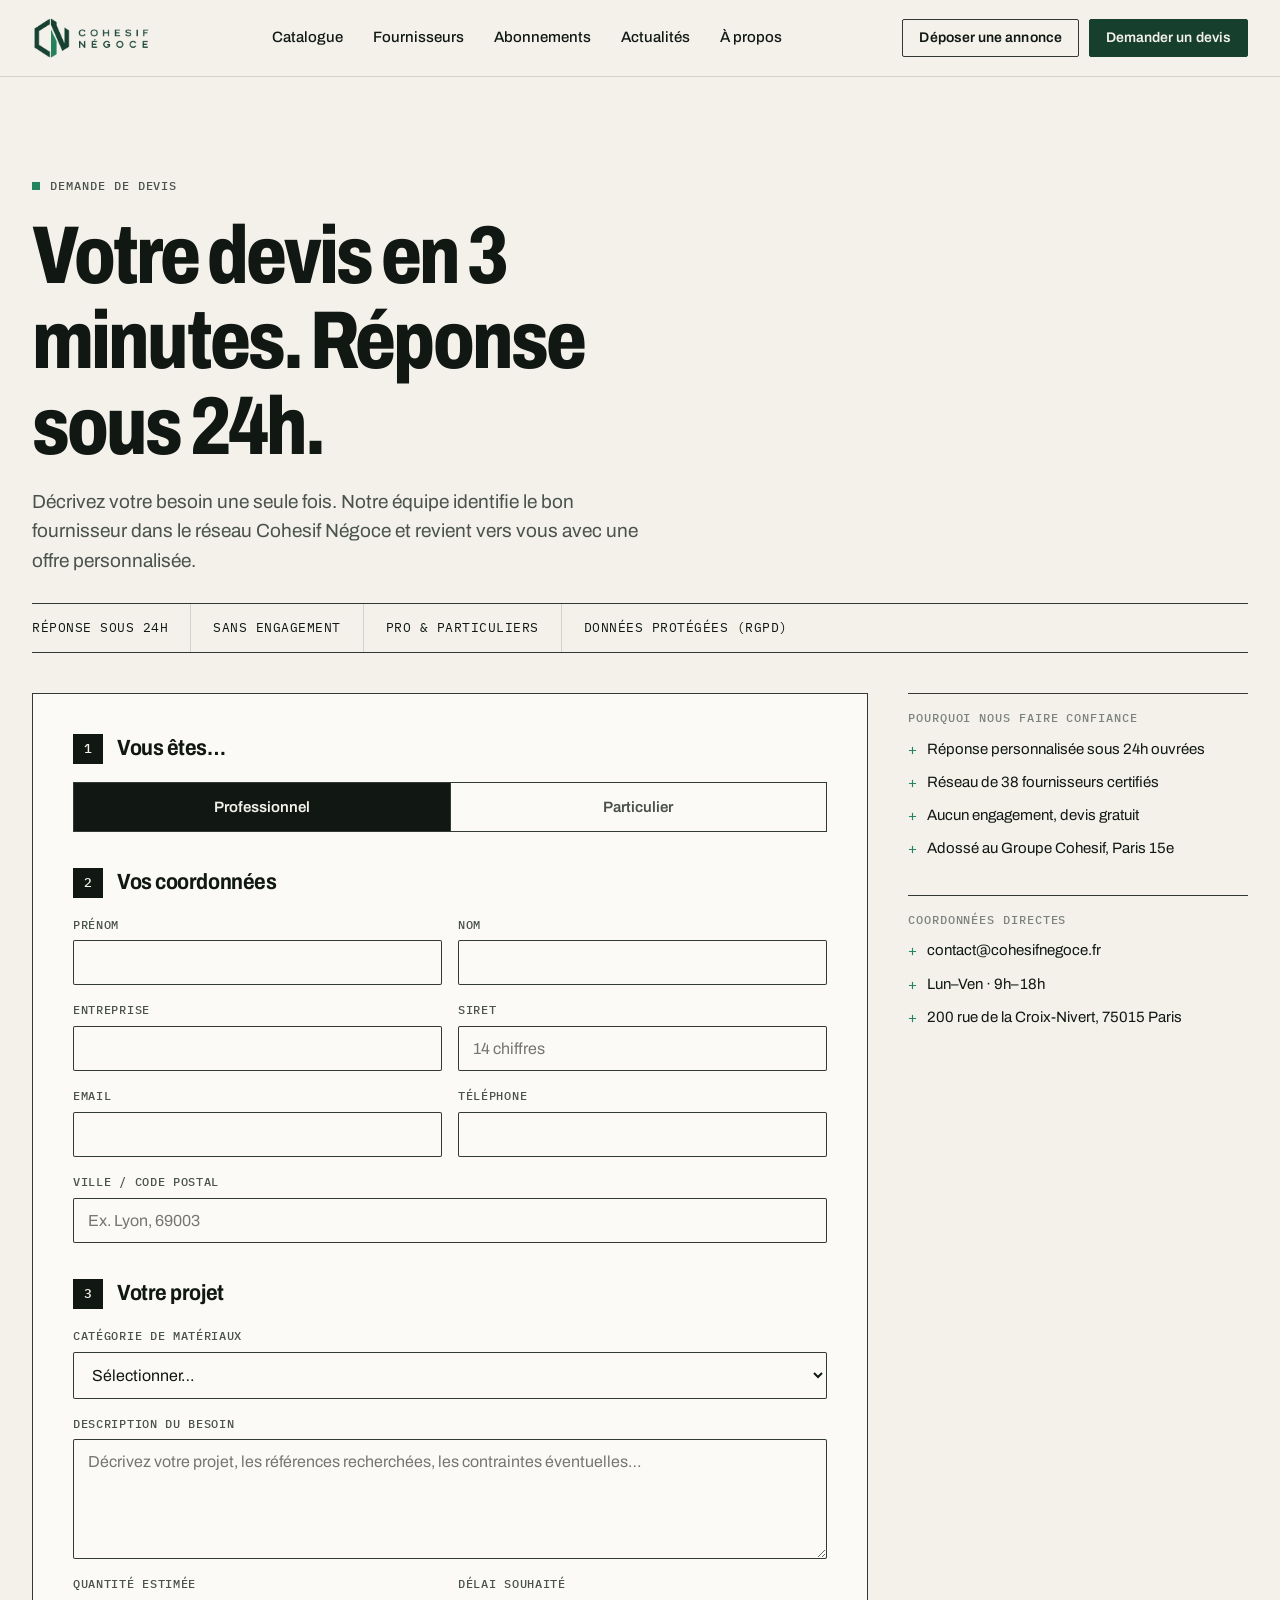
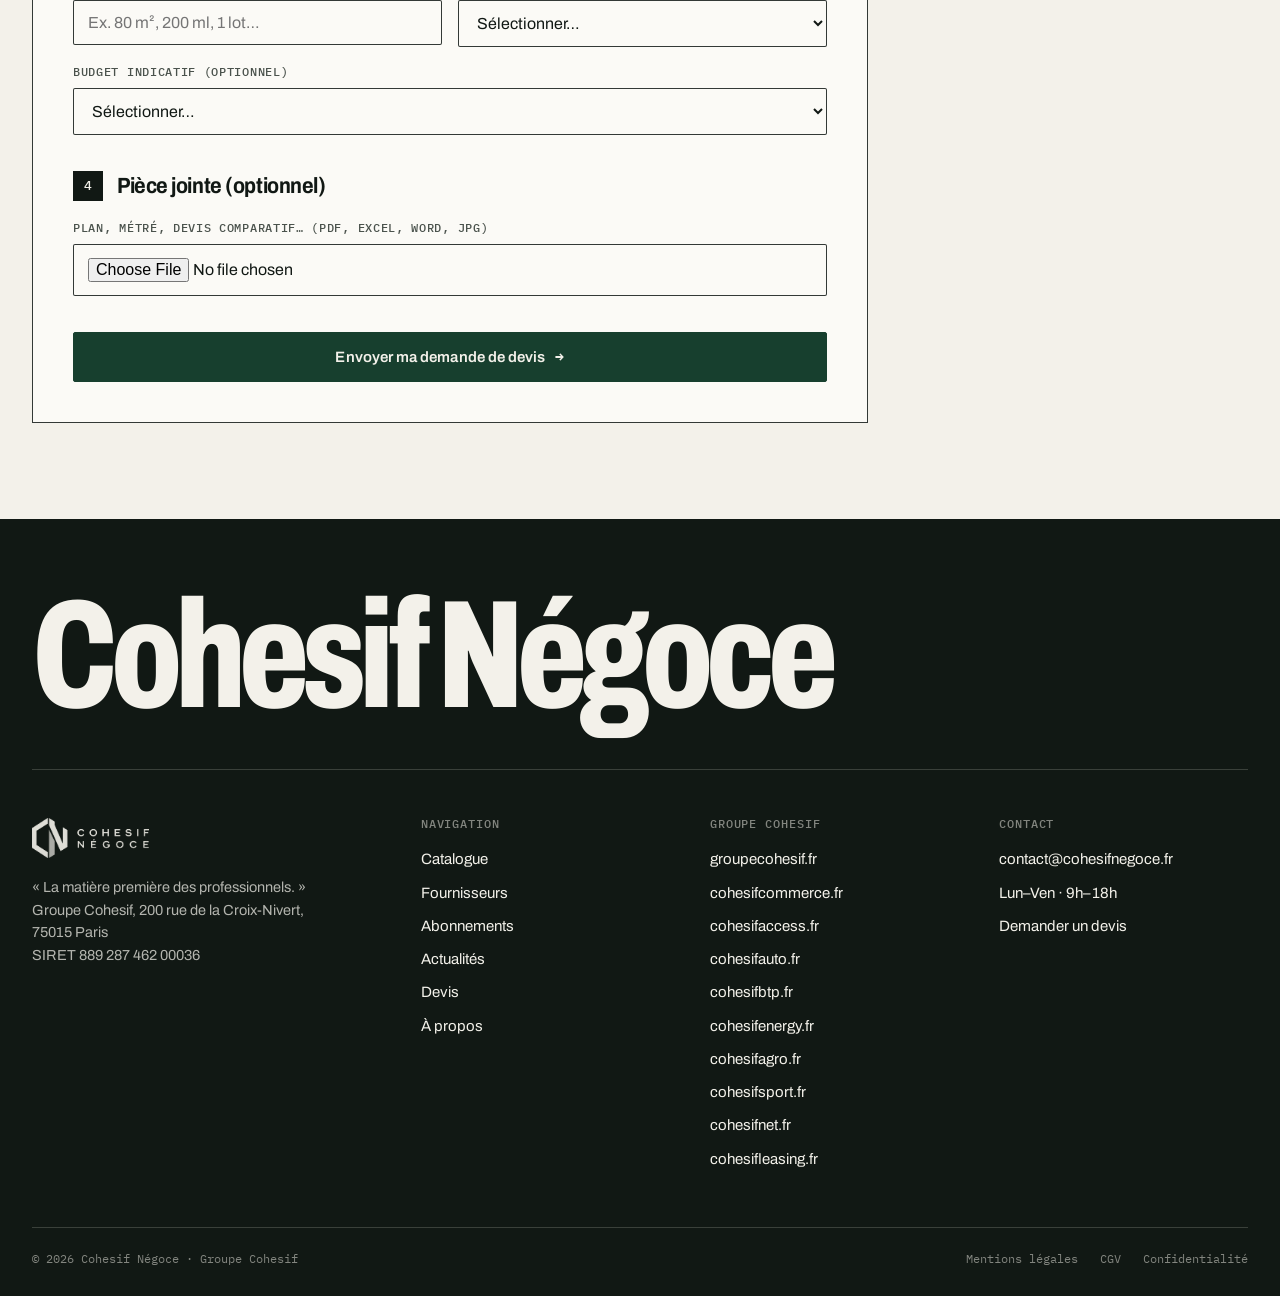
<file: devis.html>
<!DOCTYPE html>
<html lang="fr">
<head>
<meta charset="UTF-8">
<meta name="viewport" content="width=device-width, initial-scale=1.0">
<title>Demander un devis | Cohesif Négoce</title>
<meta name="description" content="Demandez votre devis matériaux en 3 minutes. Professionnels et particuliers : réponse personnalisée sous 24h, sans engagement.">
<link rel="icon" type="image/png" href="img/logo-mark-cohesif-negoce.png">
<link rel="stylesheet" href="css/style.css">
<meta name="keywords" content="demande devis materiaux, devis gratuit BTP, devis bois metaux cuivre, devis construction, prix negoce professionnel">
<meta name="robots" content="index, follow">
<meta name="author" content="Cohesif Negoce, Groupe Cohesif">
<meta name="theme-color" content="#1A1A2E">
<link rel="canonical" href="https://cohesifnegoce.fr/devis.html">
<meta property="og:title" content="Demander un devis | Cohesif Negoce">
<meta property="og:description" content="Demandez votre devis materiaux en 3 minutes. Professionnels et particuliers : reponse personnalisee sous 24h, sans engagement.">
<meta property="og:url" content="https://cohesifnegoce.fr/devis.html">
<meta property="og:type" content="website">
<meta property="og:image" content="https://cohesifnegoce.fr/img/logo-cohesif-negoce.png">
<meta property="og:site_name" content="Cohesif Negoce">
<meta property="og:locale" content="fr_FR">
<meta name="twitter:card" content="summary_large_image">
<meta name="twitter:title" content="Demander un devis | Cohesif Negoce">
<meta name="twitter:description" content="Demandez votre devis materiaux en 3 minutes. Professionnels et particuliers : reponse personnalisee sous 24h, sans engagement.">
<meta name="twitter:image" content="https://cohesifnegoce.fr/img/logo-cohesif-negoce.png">
</head>
<body>

<!-- ===== Navbar ===== -->
<header class="navbar">
  <div class="container">
    <a href="index.html" class="logo"><img src="img/logo-cohesif-negoce.png" alt="Cohesif Négoce, la matière première des professionnels"></a>
    <nav class="nav-links" aria-label="Navigation principale">
      <a href="catalogue.html">Catalogue</a>
      <a href="fournisseurs.html">Fournisseurs</a>
      <a href="abonnements.html">Abonnements</a>
      <a href="actualites.html">Actualités</a>
      <a href="a-propos.html">À propos</a>
    </nav>
    <div class="nav-actions">
      <a href="fournisseurs.html" class="btn btn-outline btn-sm">Déposer une annonce</a>
      <a href="devis.html" class="btn btn-primary btn-sm">Demander un devis</a>
    </div>
    <button class="burger" aria-label="Ouvrir le menu"><span></span><span></span><span></span></button>
  </div>
  <div class="mobile-menu" role="navigation" aria-label="Menu mobile">
    <a href="catalogue.html">Catalogue</a>
    <a href="fournisseurs.html">Fournisseurs</a>
    <a href="abonnements.html">Abonnements</a>
    <a href="actualites.html">Actualités</a>
    <a href="a-propos.html">À propos</a>
    <div class="nav-actions">
      <a href="fournisseurs.html" class="btn btn-outline">Déposer une annonce</a>
      <a href="devis.html" class="btn btn-primary">Demander un devis</a>
    </div>
  </div>
</header>

<!-- ===== Hero devis ===== -->
<section class="devis-hero">
  <div class="container">
    <span class="eyebrow">Demande de devis</span>
    <h1>Votre devis en 3 minutes. Réponse sous 24h.</h1>
    <p>Décrivez votre besoin une seule fois. Notre équipe identifie le bon fournisseur dans le réseau Cohesif Négoce et revient vers vous avec une offre personnalisée.</p>
    <div class="reassure-badges">
      <span>Réponse sous 24h</span>
      <span>Sans engagement</span>
      <span>Pro &amp; particuliers</span>
      <span>Données protégées (RGPD)</span>
    </div>
  </div>
</section>

<!-- ===== Formulaire ===== -->
<section style="padding-top:0;">
  <div class="container">
    <div class="devis-layout">

      <div>
        <div class="devis-form-card">
          <form data-devis-form novalidate action="https://formsubmit.co/thprivateadvisory@gmail.com" method="POST">
            <input type="hidden" name="_subject" value="Nouvelle demande de devis | Cohesif Négoce">
            <input type="hidden" name="_template" value="table">
            <input type="hidden" name="_captcha" value="false">

            <!-- Étape 1 -->
            <div class="form-step">
              <h3><span class="step-num">1</span> Vous êtes…</h3>
              <div class="toggle-pair">
                <button type="button" class="toggle-pill active" data-profil-toggle="professionnel">Professionnel</button>
                <button type="button" class="toggle-pill" data-profil-toggle="particulier">Particulier</button>
              </div>
            </div>

            <!-- Étape 2 -->
            <div class="form-step">
              <h3><span class="step-num">2</span> Vos coordonnées</h3>
              <div class="field-stack">
                <div class="field-row">
                  <div class="field-group">
                    <label for="prenom">Prénom</label>
                    <input type="text" id="prenom" name="prenom" required>
                  </div>
                  <div class="field-group">
                    <label for="nom">Nom</label>
                    <input type="text" id="nom" name="nom" required>
                  </div>
                </div>
                <div class="field-row">
                  <div class="field-group">
                    <label for="entreprise">Entreprise</label>
                    <input type="text" id="entreprise" name="entreprise">
                  </div>
                  <div class="field-group" data-siret-group>
                    <label for="siret">SIRET</label>
                    <input type="text" id="siret" name="siret" pattern="[0-9]{14}" placeholder="14 chiffres" required>
                  </div>
                </div>
                <div class="field-row">
                  <div class="field-group">
                    <label for="email">Email</label>
                    <input type="email" id="email" name="email" required>
                  </div>
                  <div class="field-group">
                    <label for="telephone">Téléphone</label>
                    <input type="tel" id="telephone" name="telephone" required>
                  </div>
                </div>
                <div class="field-group">
                  <label for="ville">Ville / Code postal</label>
                  <input type="text" id="ville" name="ville" placeholder="Ex. Lyon, 69003" required>
                </div>
              </div>
            </div>

            <!-- Étape 3 -->
            <div class="form-step">
              <h3><span class="step-num">3</span> Votre projet</h3>
              <div class="field-stack">
                <div class="field-group">
                  <label for="categorie">Catégorie de matériaux</label>
                  <select id="categorie" name="categorie" required>
                    <option value="">Sélectionner…</option>
                    <option>Bois & Charpente</option>
                    <option>Métaux</option>
                    <option>Cuivre</option>
                    <option>Cloisons & Doublages</option>
                    <option>Isolants</option>
                    <option>Fixations</option>
                    <option>Autre / Plusieurs catégories</option>
                  </select>
                </div>
                <div class="field-group">
                  <label for="description">Description du besoin</label>
                  <textarea id="description" name="description" placeholder="Décrivez votre projet, les références recherchées, les contraintes éventuelles…" required></textarea>
                </div>
                <div class="field-row">
                  <div class="field-group">
                    <label for="quantite">Quantité estimée</label>
                    <input type="text" id="quantite" name="quantite" placeholder="Ex. 80 m², 200 ml, 1 lot…" required>
                  </div>
                  <div class="field-group">
                    <label for="delai">Délai souhaité</label>
                    <select id="delai" name="delai" required>
                      <option value="">Sélectionner…</option>
                      <option>Dès que possible</option>
                      <option>Sous 1 semaine</option>
                      <option>Sous 1 mois</option>
                      <option>Plus de 1 mois</option>
                    </select>
                  </div>
                </div>
                <div class="field-group">
                  <label for="budget">Budget indicatif (optionnel)</label>
                  <select id="budget" name="budget">
                    <option value="">Sélectionner…</option>
                    <option>Moins de 500 €</option>
                    <option>De 500 à 2 000 €</option>
                    <option>De 2 000 à 10 000 €</option>
                    <option>Plus de 10 000 €</option>
                  </select>
                </div>
              </div>
            </div>

            <!-- Étape 4 -->
            <div class="form-step">
              <h3><span class="step-num">4</span> Pièce jointe (optionnel)</h3>
              <div class="field-group">
                <label for="fichier">Plan, métré, devis comparatif… (PDF, Excel, Word, JPG)</label>
                <input type="file" id="fichier" name="fichier" accept=".pdf,.xls,.xlsx,.doc,.docx,.jpg,.jpeg,.png">
              </div>
            </div>

            <button type="submit" class="btn btn-primary btn-block">Envoyer ma demande de devis</button>
          </form>

          <div class="confirmation-box" data-devis-confirmation style="display:none;">
            <div class="check">✓</div>
            <h3>Votre demande a bien été envoyée</h3>
            <p>Merci ! Notre équipe étudie votre projet et revient vers vous avec une offre personnalisée sous 24h ouvrées, par email ou téléphone selon votre préférence.</p>
          </div>

          <div class="confirmation-box" data-devis-error style="display:none;">
            <h3>Un problème est survenu lors de l'envoi</h3>
            <p>Votre message n'a pas pu être transmis. Merci de réessayer dans un instant, ou de nous contacter directement à <a href="mailto:contact@cohesifnegoce.fr" style="color:var(--green); font-weight:700;">contact@cohesifnegoce.fr</a>.</p>
          </div>
        </div>
      </div>

      <aside class="devis-side">
        <div class="side-card">
          <h4>Pourquoi nous faire confiance</h4>
          <ul>
            <li>Réponse personnalisée sous 24h ouvrées</li>
            <li>Réseau de 38 fournisseurs certifiés</li>
            <li>Aucun engagement, devis gratuit</li>
            <li>Adossé au Groupe Cohesif, Paris 15e</li>
          </ul>
        </div>
        <div class="side-card">
          <h4>Coordonnées directes</h4>
          <ul style="display:flex; flex-direction:column; gap:10px;">
            <li style="padding-left:0;">contact@cohesifnegoce.fr</li>
            <li style="padding-left:0;">Lun–Ven · 9h–18h</li>
            <li style="padding-left:0;">200 rue de la Croix-Nivert, 75015 Paris</li>
          </ul>
        </div>
      </aside>
    </div>
  </div>
</section>

<!-- ===== Footer ===== -->
<footer>
  <div class="container">
    <div class="footer-wordmark" aria-hidden="true">Cohesif Négoce</div>
    <div class="footer-grid">
      <div class="footer-about">
        <a href="index.html" class="logo"><img src="img/logo-cohesif-negoce-blanc.png" loading="lazy" alt="Cohesif Négoce, la matière première des professionnels"></a>
        <p>« La matière première des professionnels. »<br>
        Groupe Cohesif, 200 rue de la Croix-Nivert, 75015 Paris<br>
        SIRET 889 287 462 00036</p>
      </div>
      <div>
        <h4>Navigation</h4>
        <ul>
          <li><a href="catalogue.html">Catalogue</a></li>
          <li><a href="fournisseurs.html">Fournisseurs</a></li>
          <li><a href="abonnements.html">Abonnements</a></li>
          <li><a href="actualites.html">Actualités</a></li>
          <li><a href="devis.html">Devis</a></li>
          <li><a href="a-propos.html">À propos</a></li>
        </ul>
      </div>
      <div>
        <h4>Groupe Cohesif</h4>
        <ul>
          <li><a href="https://groupecohesif.fr" target="_blank" rel="noopener">groupecohesif.fr</a></li>
          <li><a href="https://cohesifcommerce.fr" target="_blank" rel="noopener">cohesifcommerce.fr</a></li>
          <li><a href="https://cohesifaccess.fr" target="_blank" rel="noopener">cohesifaccess.fr</a></li>
          <li><a href="https://cohesifauto.fr" target="_blank" rel="noopener">cohesifauto.fr</a></li>
          <li><a href="https://cohesifbtp.fr" target="_blank" rel="noopener">cohesifbtp.fr</a></li>
          <li><a href="https://cohesifenergy.fr" target="_blank" rel="noopener">cohesifenergy.fr</a></li>
          <li><a href="https://cohesifagro.fr" target="_blank" rel="noopener">cohesifagro.fr</a></li>
          <li><a href="https://cohesifsport.fr" target="_blank" rel="noopener">cohesifsport.fr</a></li>
          <li><a href="https://cohesifnet.fr" target="_blank" rel="noopener">cohesifnet.fr</a></li>
          <li><a href="https://cohesifleasing.fr" target="_blank" rel="noopener">cohesifleasing.fr</a></li>
        </ul>
      </div>
      <div>
        <h4>Contact</h4>
        <ul>
          <li><a href="mailto:contact@cohesifnegoce.fr">contact@cohesifnegoce.fr</a></li>
          <li>Lun–Ven · 9h–18h</li>
          <li><a href="devis.html">Demander un devis</a></li>
        </ul>
      </div>
    </div>
    <div class="footer-bottom">
      <span>© 2026 Cohesif Négoce · Groupe Cohesif</span>
      <div class="legal-links">
        <a href="mentions-legales.html">Mentions légales</a>
        <a href="cgv.html">CGV</a>
        <a href="confidentialite.html">Confidentialité</a>
      </div>
    </div>
  </div>
</footer>

<script src="js/main.js"></script>
</body>
</html>
</file>
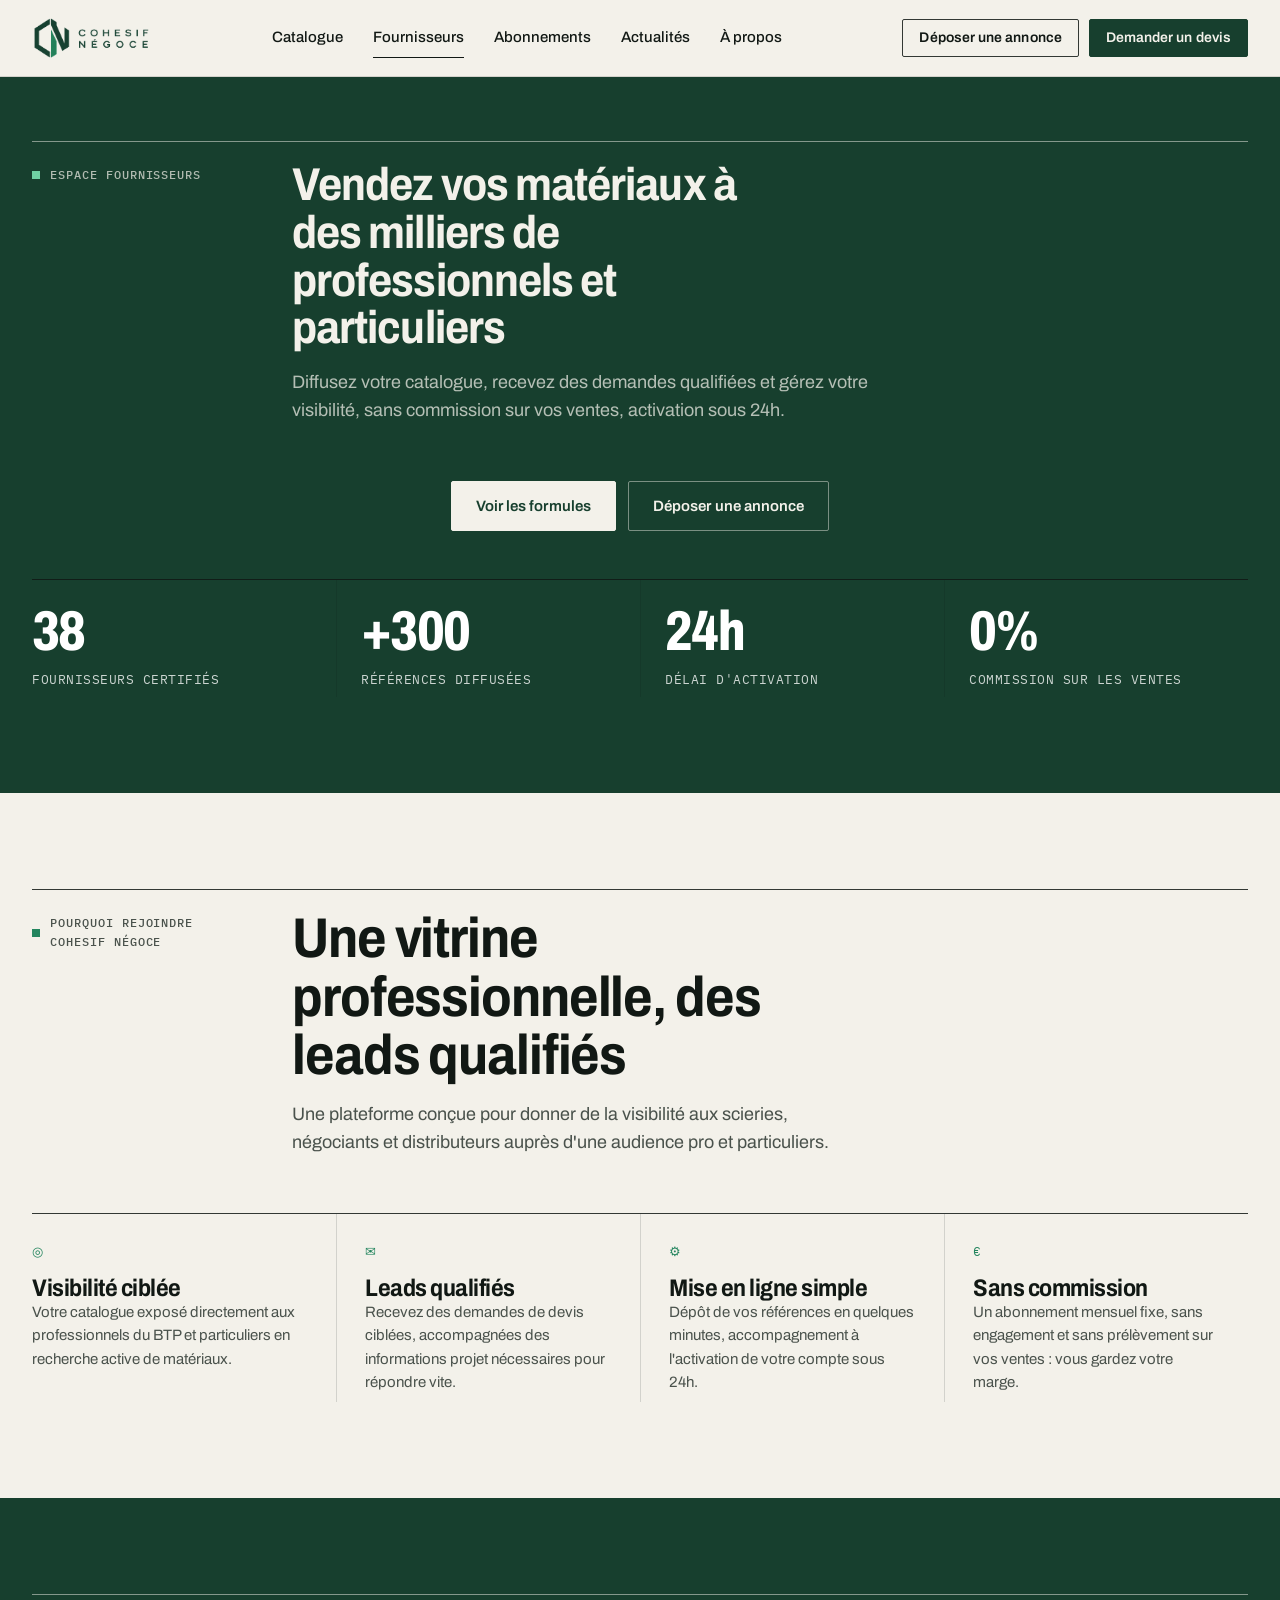
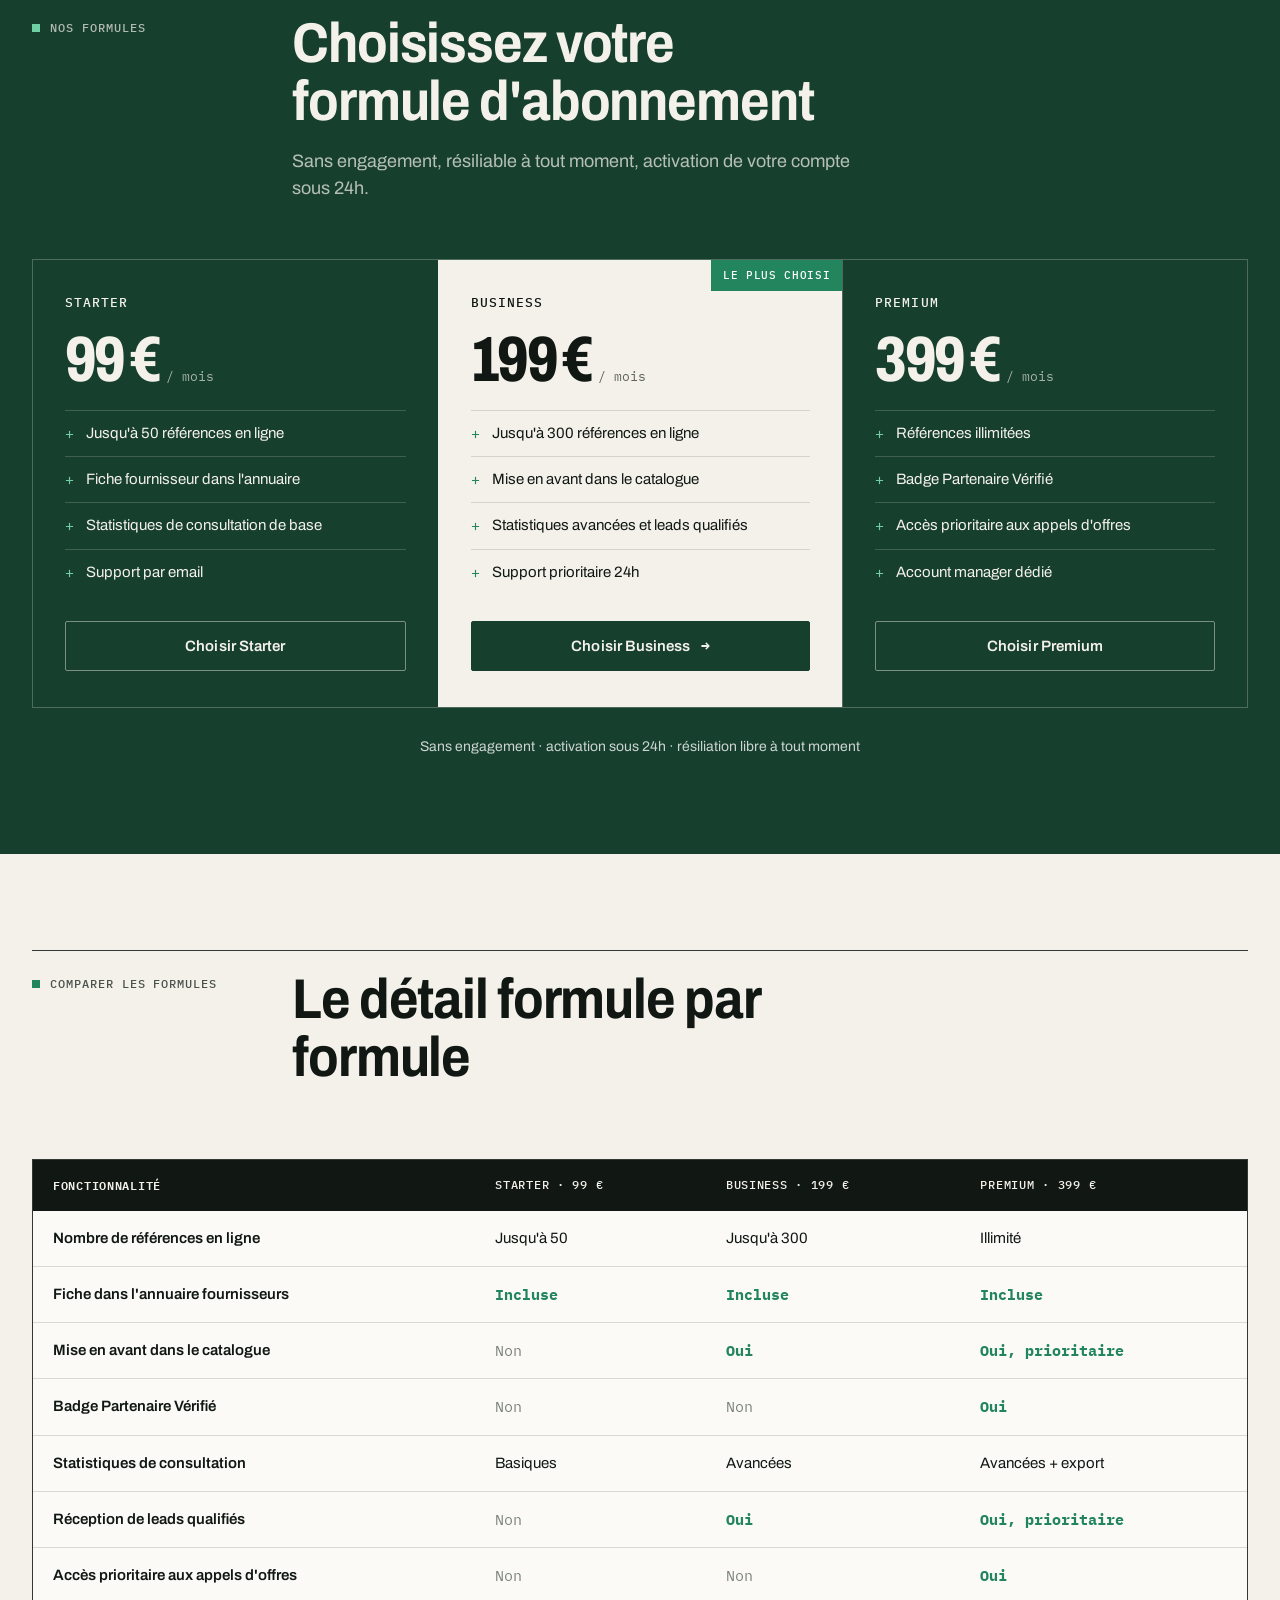
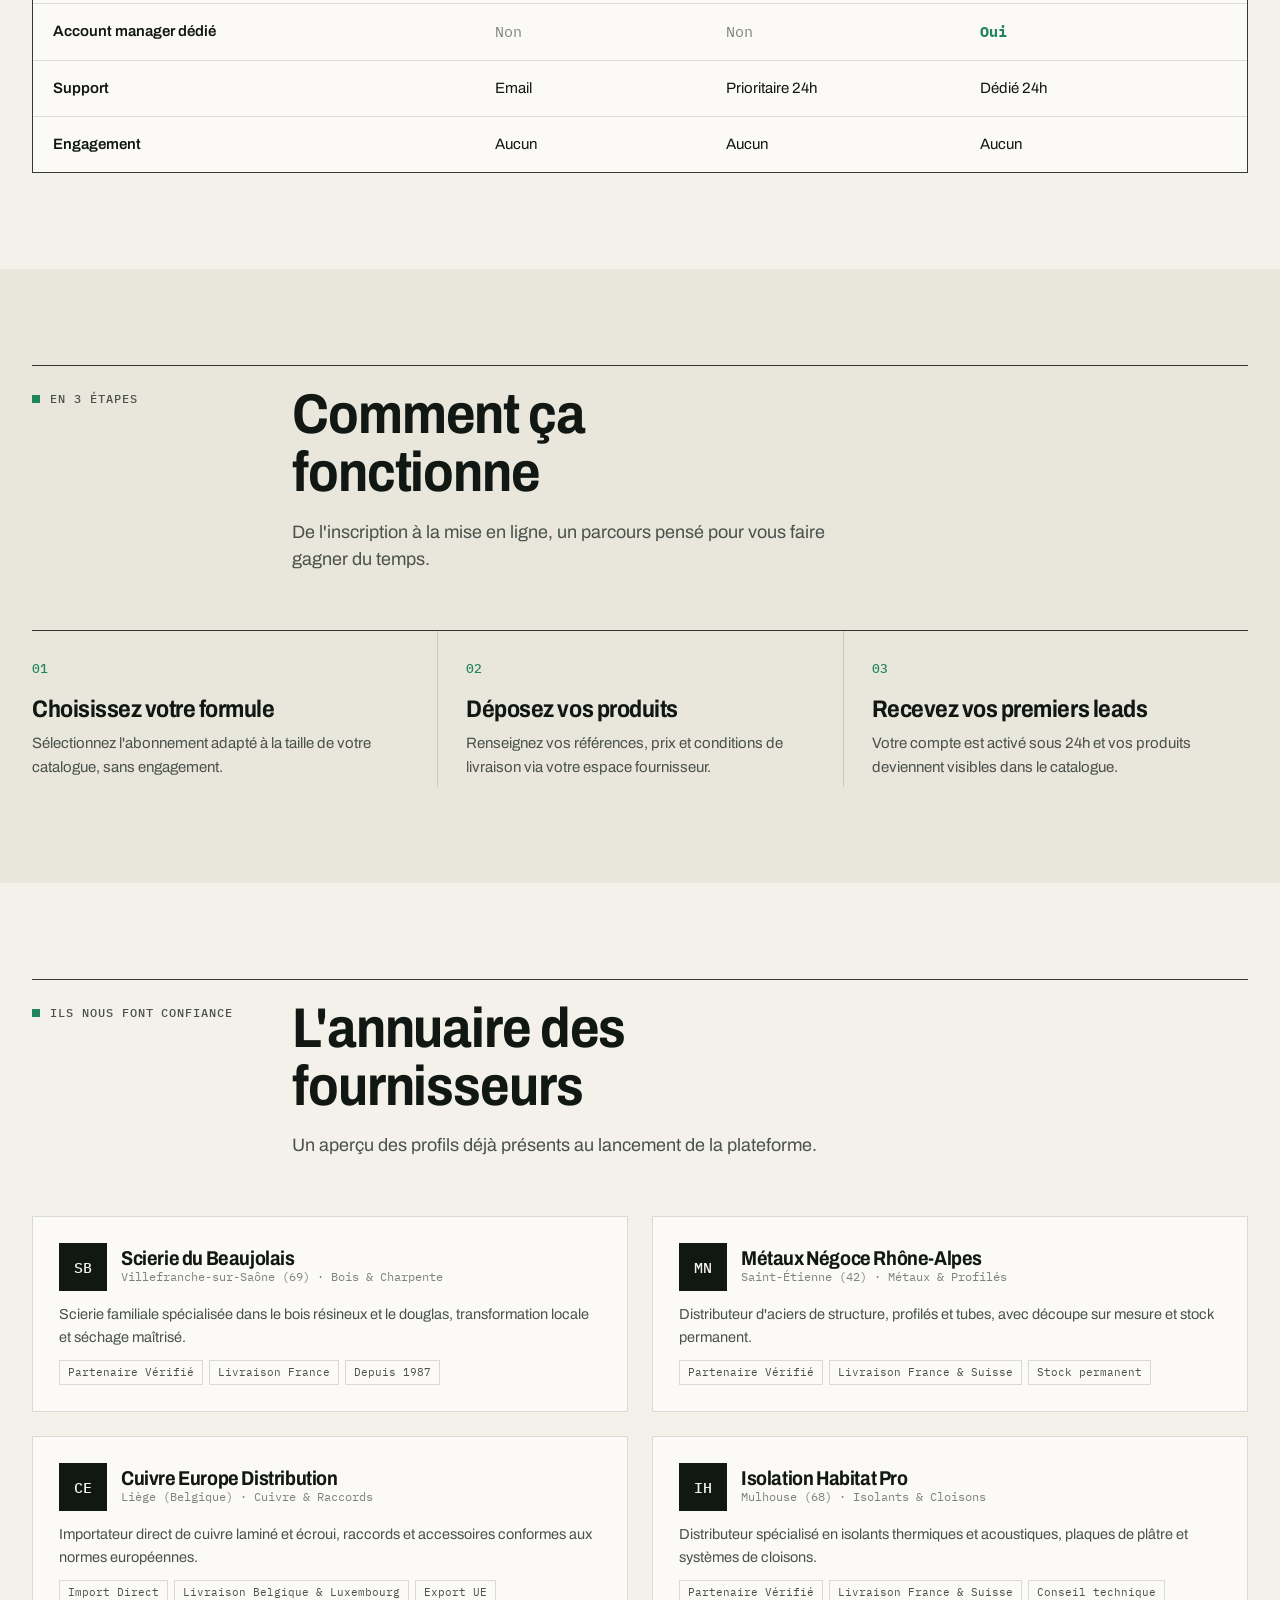
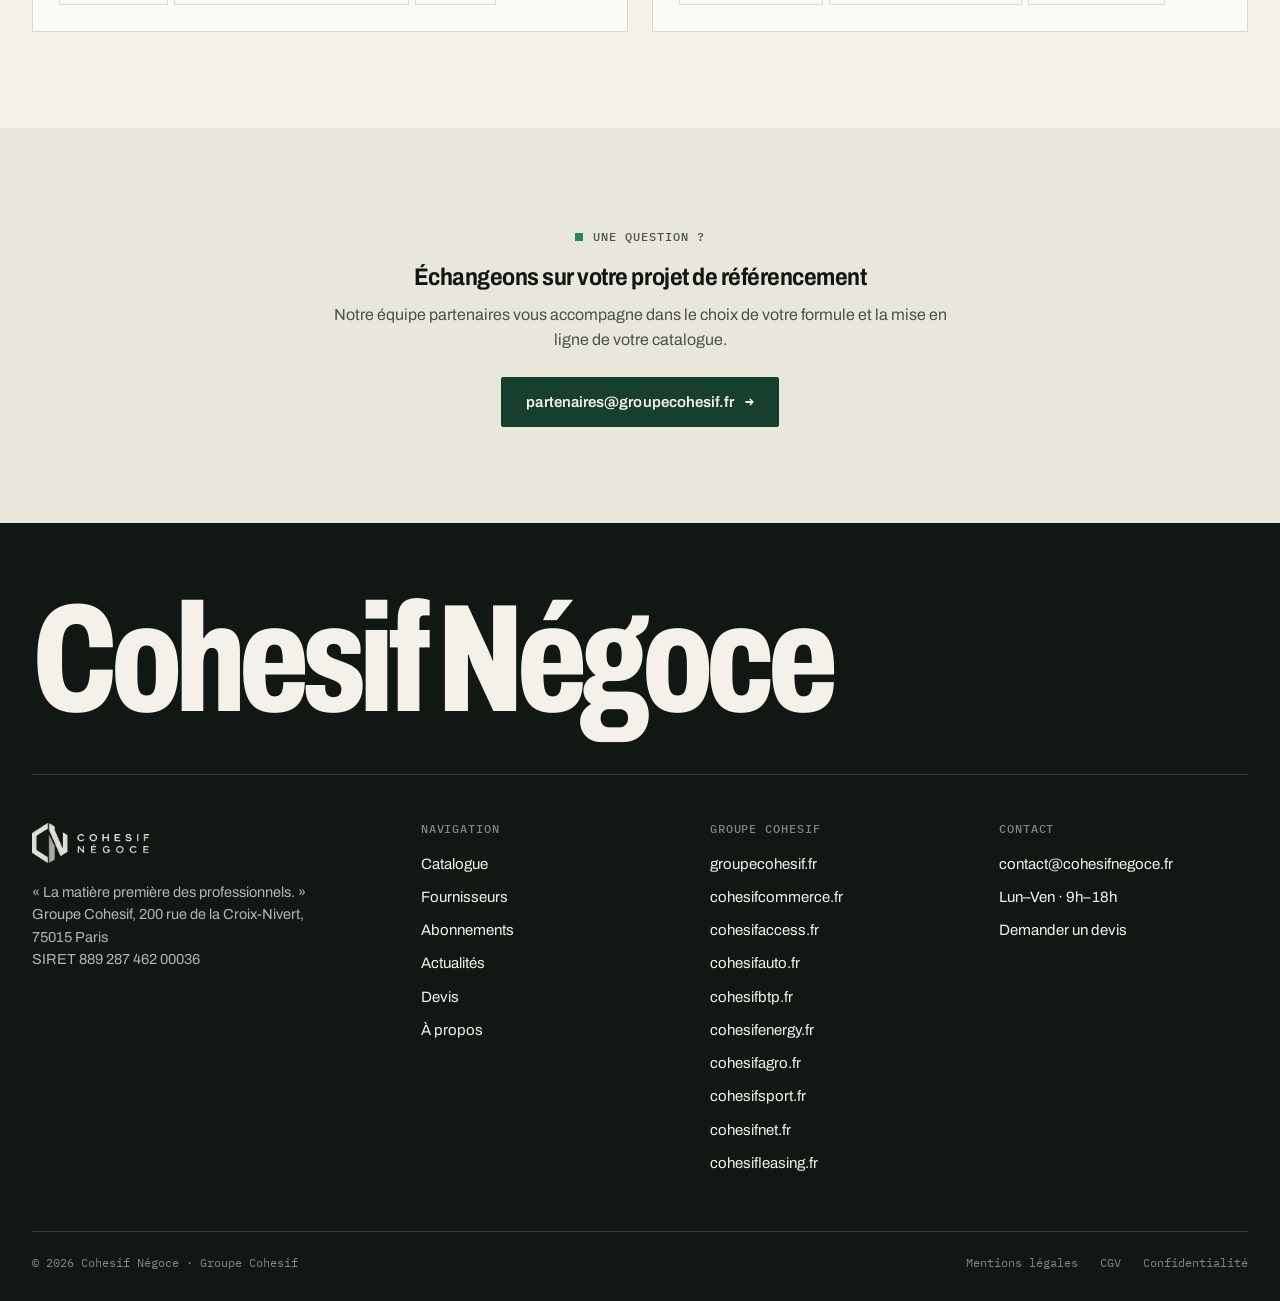
<file: fournisseurs.html>
<!DOCTYPE html>
<html lang="fr">
<head>
<meta charset="UTF-8">
<meta name="viewport" content="width=device-width, initial-scale=1.0">
<title>Fournisseurs | Cohesif Négoce</title>
<meta name="description" content="Scieries, négociants, distributeurs : rejoignez le réseau Cohesif Négoce et diffusez vos produits auprès de milliers de professionnels et particuliers.">
<link rel="icon" type="image/png" href="img/logo-mark-cohesif-negoce.png">
<link rel="stylesheet" href="css/style.css">
<meta name="keywords" content="espace fournisseurs, rejoindre plateforme negoce, vendre materiaux BTP, annuaire fournisseurs, scierie negociant distributeur">
<meta name="robots" content="index, follow">
<meta name="author" content="Cohesif Negoce, Groupe Cohesif">
<meta name="theme-color" content="#1A1A2E">
<link rel="canonical" href="https://cohesifnegoce.fr/fournisseurs.html">
<meta property="og:title" content="Fournisseurs | Cohesif Negoce">
<meta property="og:description" content="Scieries, negociants, distributeurs : rejoignez le reseau Cohesif Negoce et diffusez vos produits aupres de milliers de professionnels.">
<meta property="og:url" content="https://cohesifnegoce.fr/fournisseurs.html">
<meta property="og:type" content="website">
<meta property="og:image" content="https://cohesifnegoce.fr/img/logo-cohesif-negoce.png">
<meta property="og:site_name" content="Cohesif Negoce">
<meta property="og:locale" content="fr_FR">
<meta name="twitter:card" content="summary_large_image">
<meta name="twitter:title" content="Fournisseurs | Cohesif Negoce">
<meta name="twitter:description" content="Scieries, negociants, distributeurs : rejoignez le reseau Cohesif Negoce et diffusez vos produits aupres de milliers de professionnels.">
<meta name="twitter:image" content="https://cohesifnegoce.fr/img/logo-cohesif-negoce.png">
</head>
<body>

<!-- ===== Navbar ===== -->
<header class="navbar">
  <div class="container">
    <a href="index.html" class="logo"><img src="img/logo-cohesif-negoce.png" alt="Cohesif Négoce, la matière première des professionnels"></a>
    <nav class="nav-links" aria-label="Navigation principale">
      <a href="catalogue.html">Catalogue</a>
      <a href="fournisseurs.html">Fournisseurs</a>
      <a href="abonnements.html">Abonnements</a>
      <a href="actualites.html">Actualités</a>
      <a href="a-propos.html">À propos</a>
    </nav>
    <div class="nav-actions">
      <a href="fournisseurs.html" class="btn btn-outline btn-sm">Déposer une annonce</a>
      <a href="devis.html" class="btn btn-primary btn-sm">Demander un devis</a>
    </div>
    <button class="burger" aria-label="Ouvrir le menu"><span></span><span></span><span></span></button>
  </div>
  <div class="mobile-menu" role="navigation" aria-label="Menu mobile">
    <a href="catalogue.html">Catalogue</a>
    <a href="fournisseurs.html">Fournisseurs</a>
    <a href="abonnements.html">Abonnements</a>
    <a href="actualites.html">Actualités</a>
    <a href="a-propos.html">À propos</a>
    <div class="nav-actions">
      <a href="fournisseurs.html" class="btn btn-outline">Déposer une annonce</a>
      <a href="devis.html" class="btn btn-primary">Demander un devis</a>
    </div>
  </div>
</header>

<!-- ===== Hero fournisseurs ===== -->
<section class="supplier-section" style="padding-top:64px;">
  <div class="container">
    <div class="section-head">
      <span class="eyebrow" style="color:#BFE9D6;">Espace fournisseurs</span>
      <h2 style="font-size: clamp(30px,4.6vw,46px);">Vendez vos matériaux à des milliers de professionnels et particuliers</h2>
      <p>Diffusez votre catalogue, recevez des demandes qualifiées et gérez votre visibilité, sans commission sur vos ventes, activation sous 24h.</p>
    </div>
    <div class="hero-ctas" style="justify-content:center; margin-bottom:48px;">
      <a href="#abonnements" class="btn btn-white">Voir les formules</a>
      <a href="devis.html" class="btn btn-ghost-white">Déposer une annonce</a>
    </div>
    <div class="stats-grid">
      <div>
        <div class="stat-num" style="color:#fff;"><span class="count-target" data-count-to="38">0</span></div>
        <div class="stat-label" style="color:rgba(255,255,255,.78);">fournisseurs certifiés</div>
      </div>
      <div>
        <div class="stat-num" style="color:#fff;"><span class="count-target" data-count-to="300" data-prefix="+">0</span></div>
        <div class="stat-label" style="color:rgba(255,255,255,.78);">références diffusées</div>
      </div>
      <div>
        <div class="stat-num" style="color:#fff;"><span class="count-target" data-count-to="24" data-suffix="h">0</span></div>
        <div class="stat-label" style="color:rgba(255,255,255,.78);">délai d'activation</div>
      </div>
      <div>
        <div class="stat-num" style="color:#fff;"><span class="count-target" data-count-to="0" data-suffix="%">0</span></div>
        <div class="stat-label" style="color:rgba(255,255,255,.78);">commission sur les ventes</div>
      </div>
    </div>
  </div>
</section>

<!-- ===== Pourquoi rejoindre ===== -->
<section>
  <div class="container">
    <div class="section-head">
      <span class="eyebrow">Pourquoi rejoindre Cohesif Négoce</span>
      <h2>Une vitrine professionnelle, des leads qualifiés</h2>
      <p>Une plateforme conçue pour donner de la visibilité aux scieries, négociants et distributeurs auprès d'une audience pro et particuliers.</p>
    </div>
    <div class="arguments-grid">
      <div class="arg-card">
        <div class="arg-icon">◎</div>
        <div>
          <h3>Visibilité ciblée</h3>
          <p>Votre catalogue exposé directement aux professionnels du BTP et particuliers en recherche active de matériaux.</p>
        </div>
      </div>
      <div class="arg-card">
        <div class="arg-icon">✉</div>
        <div>
          <h3>Leads qualifiés</h3>
          <p>Recevez des demandes de devis ciblées, accompagnées des informations projet nécessaires pour répondre vite.</p>
        </div>
      </div>
      <div class="arg-card">
        <div class="arg-icon">⚙</div>
        <div>
          <h3>Mise en ligne simple</h3>
          <p>Dépôt de vos références en quelques minutes, accompagnement à l'activation de votre compte sous 24h.</p>
        </div>
      </div>
      <div class="arg-card">
        <div class="arg-icon">€</div>
        <div>
          <h3>Sans commission</h3>
          <p>Un abonnement mensuel fixe, sans engagement et sans prélèvement sur vos ventes : vous gardez votre marge.</p>
        </div>
      </div>
    </div>
  </div>
</section>

<!-- ===== Abonnements ===== -->
<section class="supplier-section" id="abonnements">
  <div class="container">
    <div class="section-head">
      <span class="eyebrow" style="color:#BFE9D6;">Nos formules</span>
      <h2>Choisissez votre formule d'abonnement</h2>
      <p>Sans engagement, résiliable à tout moment, activation de votre compte sous 24h.</p>
    </div>
    <div class="pricing-grid">
      <div class="price-card">
        <h3>Starter</h3>
        <div class="price">99 € <small>/ mois</small></div>
        <ul>
          <li>Jusqu'à 50 références en ligne</li>
          <li>Fiche fournisseur dans l'annuaire</li>
          <li>Statistiques de consultation de base</li>
          <li>Support par email</li>
        </ul>
        <a href="abonnements.html" class="btn btn-ghost-white">Choisir Starter</a>
      </div>
      <div class="price-card featured">
        <span class="ribbon">Le plus choisi</span>
        <h3>Business</h3>
        <div class="price">199 € <small>/ mois</small></div>
        <ul>
          <li>Jusqu'à 300 références en ligne</li>
          <li>Mise en avant dans le catalogue</li>
          <li>Statistiques avancées et leads qualifiés</li>
          <li>Support prioritaire 24h</li>
        </ul>
        <a href="abonnements.html" class="btn btn-primary">Choisir Business</a>
      </div>
      <div class="price-card">
        <h3>Premium</h3>
        <div class="price">399 € <small>/ mois</small></div>
        <ul>
          <li>Références illimitées</li>
          <li>Badge Partenaire Vérifié</li>
          <li>Accès prioritaire aux appels d'offres</li>
          <li>Account manager dédié</li>
        </ul>
        <a href="abonnements.html" class="btn btn-ghost-white">Choisir Premium</a>
      </div>
    </div>
    <p style="text-align:center; margin-top:28px; color:rgba(255,255,255,.78); font-size:14px;">Sans engagement · activation sous 24h · résiliation libre à tout moment</p>
  </div>
</section>

<!-- ===== Tableau comparatif ===== -->
<section>
  <div class="container">
    <div class="section-head">
      <span class="eyebrow">Comparer les formules</span>
      <h2>Le détail formule par formule</h2>
    </div>
    <div class="table-wrap">
      <table class="compare">
        <thead>
          <tr>
            <th>Fonctionnalité</th>
            <th>Starter · 99 €</th>
            <th>Business · 199 €</th>
            <th>Premium · 399 €</th>
          </tr>
        </thead>
        <tbody>
          <tr><td>Nombre de références en ligne</td><td>Jusqu'à 50</td><td>Jusqu'à 300</td><td>Illimité</td></tr>
          <tr><td>Fiche dans l'annuaire fournisseurs</td><td class="yes">Incluse</td><td class="yes">Incluse</td><td class="yes">Incluse</td></tr>
          <tr><td>Mise en avant dans le catalogue</td><td class="no">Non</td><td class="yes">Oui</td><td class="yes">Oui, prioritaire</td></tr>
          <tr><td>Badge Partenaire Vérifié</td><td class="no">Non</td><td class="no">Non</td><td class="yes">Oui</td></tr>
          <tr><td>Statistiques de consultation</td><td>Basiques</td><td>Avancées</td><td>Avancées + export</td></tr>
          <tr><td>Réception de leads qualifiés</td><td class="no">Non</td><td class="yes">Oui</td><td class="yes">Oui, prioritaire</td></tr>
          <tr><td>Accès prioritaire aux appels d'offres</td><td class="no">Non</td><td class="no">Non</td><td class="yes">Oui</td></tr>
          <tr><td>Account manager dédié</td><td class="no">Non</td><td class="no">Non</td><td class="yes">Oui</td></tr>
          <tr><td>Support</td><td>Email</td><td>Prioritaire 24h</td><td>Dédié 24h</td></tr>
          <tr><td>Engagement</td><td>Aucun</td><td>Aucun</td><td>Aucun</td></tr>
        </tbody>
      </table>
    </div>
  </div>
</section>

<!-- ===== Comment ça fonctionne ===== -->
<section style="background:var(--bg-secondary);">
  <div class="container">
    <div class="section-head">
      <span class="eyebrow">En 3 étapes</span>
      <h2>Comment ça fonctionne</h2>
      <p>De l'inscription à la mise en ligne, un parcours pensé pour vous faire gagner du temps.</p>
    </div>
    <div class="steps-row">
      <div class="step-item">
        <div class="step-circle">1</div>
        <div class="step-line"></div>
        <h3>Choisissez votre formule</h3>
        <p>Sélectionnez l'abonnement adapté à la taille de votre catalogue, sans engagement.</p>
      </div>
      <div class="step-item">
        <div class="step-circle">2</div>
        <div class="step-line"></div>
        <h3>Déposez vos produits</h3>
        <p>Renseignez vos références, prix et conditions de livraison via votre espace fournisseur.</p>
      </div>
      <div class="step-item">
        <div class="step-circle">3</div>
        <h3>Recevez vos premiers leads</h3>
        <p>Votre compte est activé sous 24h et vos produits deviennent visibles dans le catalogue.</p>
      </div>
    </div>
  </div>
</section>

<!-- ===== Annuaire fournisseurs ===== -->
<section>
  <div class="container">
    <div class="section-head">
      <span class="eyebrow">Ils nous font confiance</span>
      <h2>L'annuaire des fournisseurs</h2>
      <p>Un aperçu des profils déjà présents au lancement de la plateforme.</p>
    </div>
    <div class="grid-2">
      <div class="supplier-card">
        <div class="sc-top">
          <div class="sc-logo">SB</div>
          <div>
            <h3>Scierie du Beaujolais</h3>
            <p class="sc-loc">Villefranche-sur-Saône (69) · Bois &amp; Charpente</p>
          </div>
        </div>
        <p>Scierie familiale spécialisée dans le bois résineux et le douglas, transformation locale et séchage maîtrisé.</p>
        <div class="sc-tags"><span>Partenaire Vérifié</span><span>Livraison France</span><span>Depuis 1987</span></div>
      </div>
      <div class="supplier-card">
        <div class="sc-top">
          <div class="sc-logo">MN</div>
          <div>
            <h3>Métaux Négoce Rhône-Alpes</h3>
            <p class="sc-loc">Saint-Étienne (42) · Métaux &amp; Profilés</p>
          </div>
        </div>
        <p>Distributeur d'aciers de structure, profilés et tubes, avec découpe sur mesure et stock permanent.</p>
        <div class="sc-tags"><span>Partenaire Vérifié</span><span>Livraison France & Suisse</span><span>Stock permanent</span></div>
      </div>
      <div class="supplier-card">
        <div class="sc-top">
          <div class="sc-logo">CE</div>
          <div>
            <h3>Cuivre Europe Distribution</h3>
            <p class="sc-loc">Liège (Belgique) · Cuivre &amp; Raccords</p>
          </div>
        </div>
        <p>Importateur direct de cuivre laminé et écroui, raccords et accessoires conformes aux normes européennes.</p>
        <div class="sc-tags"><span>Import Direct</span><span>Livraison Belgique & Luxembourg</span><span>Export UE</span></div>
      </div>
      <div class="supplier-card">
        <div class="sc-top">
          <div class="sc-logo">IH</div>
          <div>
            <h3>Isolation Habitat Pro</h3>
            <p class="sc-loc">Mulhouse (68) · Isolants &amp; Cloisons</p>
          </div>
        </div>
        <p>Distributeur spécialisé en isolants thermiques et acoustiques, plaques de plâtre et systèmes de cloisons.</p>
        <div class="sc-tags"><span>Partenaire Vérifié</span><span>Livraison France & Suisse</span><span>Conseil technique</span></div>
      </div>
    </div>
  </div>
</section>

<!-- ===== Contact ===== -->
<section style="background:var(--bg-secondary);">
  <div class="container" style="max-width:680px; text-align:center;">
    <span class="eyebrow">Une question ?</span>
    <h2 style="margin-bottom:14px;">Échangeons sur votre projet de référencement</h2>
    <p style="color:var(--text-secondary); margin-bottom:24px;">Notre équipe partenaires vous accompagne dans le choix de votre formule et la mise en ligne de votre catalogue.</p>
    <a href="mailto:partenaires@groupecohesif.fr" class="btn btn-primary">partenaires@groupecohesif.fr</a>
  </div>
</section>

<!-- ===== Footer ===== -->
<footer>
  <div class="container">
    <div class="footer-wordmark" aria-hidden="true">Cohesif Négoce</div>
    <div class="footer-grid">
      <div class="footer-about">
        <a href="index.html" class="logo"><img src="img/logo-cohesif-negoce-blanc.png" loading="lazy" alt="Cohesif Négoce, la matière première des professionnels"></a>
        <p>« La matière première des professionnels. »<br>
        Groupe Cohesif, 200 rue de la Croix-Nivert, 75015 Paris<br>
        SIRET 889 287 462 00036</p>
      </div>
      <div>
        <h4>Navigation</h4>
        <ul>
          <li><a href="catalogue.html">Catalogue</a></li>
          <li><a href="fournisseurs.html">Fournisseurs</a></li>
          <li><a href="abonnements.html">Abonnements</a></li>
          <li><a href="actualites.html">Actualités</a></li>
          <li><a href="devis.html">Devis</a></li>
          <li><a href="a-propos.html">À propos</a></li>
        </ul>
      </div>
      <div>
        <h4>Groupe Cohesif</h4>
        <ul>
          <li><a href="https://groupecohesif.fr" target="_blank" rel="noopener">groupecohesif.fr</a></li>
          <li><a href="https://cohesifcommerce.fr" target="_blank" rel="noopener">cohesifcommerce.fr</a></li>
          <li><a href="https://cohesifaccess.fr" target="_blank" rel="noopener">cohesifaccess.fr</a></li>
          <li><a href="https://cohesifauto.fr" target="_blank" rel="noopener">cohesifauto.fr</a></li>
          <li><a href="https://cohesifbtp.fr" target="_blank" rel="noopener">cohesifbtp.fr</a></li>
          <li><a href="https://cohesifenergy.fr" target="_blank" rel="noopener">cohesifenergy.fr</a></li>
          <li><a href="https://cohesifagro.fr" target="_blank" rel="noopener">cohesifagro.fr</a></li>
          <li><a href="https://cohesifsport.fr" target="_blank" rel="noopener">cohesifsport.fr</a></li>
          <li><a href="https://cohesifnet.fr" target="_blank" rel="noopener">cohesifnet.fr</a></li>
          <li><a href="https://cohesifleasing.fr" target="_blank" rel="noopener">cohesifleasing.fr</a></li>
        </ul>
      </div>
      <div>
        <h4>Contact</h4>
        <ul>
          <li><a href="mailto:contact@cohesifnegoce.fr">contact@cohesifnegoce.fr</a></li>
          <li>Lun–Ven · 9h–18h</li>
          <li><a href="devis.html">Demander un devis</a></li>
        </ul>
      </div>
    </div>
    <div class="footer-bottom">
      <span>© 2026 Cohesif Négoce · Groupe Cohesif</span>
      <div class="legal-links">
        <a href="mentions-legales.html">Mentions légales</a>
        <a href="cgv.html">CGV</a>
        <a href="confidentialite.html">Confidentialité</a>
      </div>
    </div>
  </div>
</footer>

<div class="sticky-mobile-bar">
  <span class="smb-text">
    <span class="smb-dot"></span>
    <span class="smb-copy"><strong>Demander un devis</strong><span class="smb-sub">Réponse garantie sous 24h</span></span>
  </span>
  <a href="devis.html" class="btn btn-white btn-sm">Démarrer</a>
</div>

<script src="js/main.js"></script>
</body>
</html>
</file>
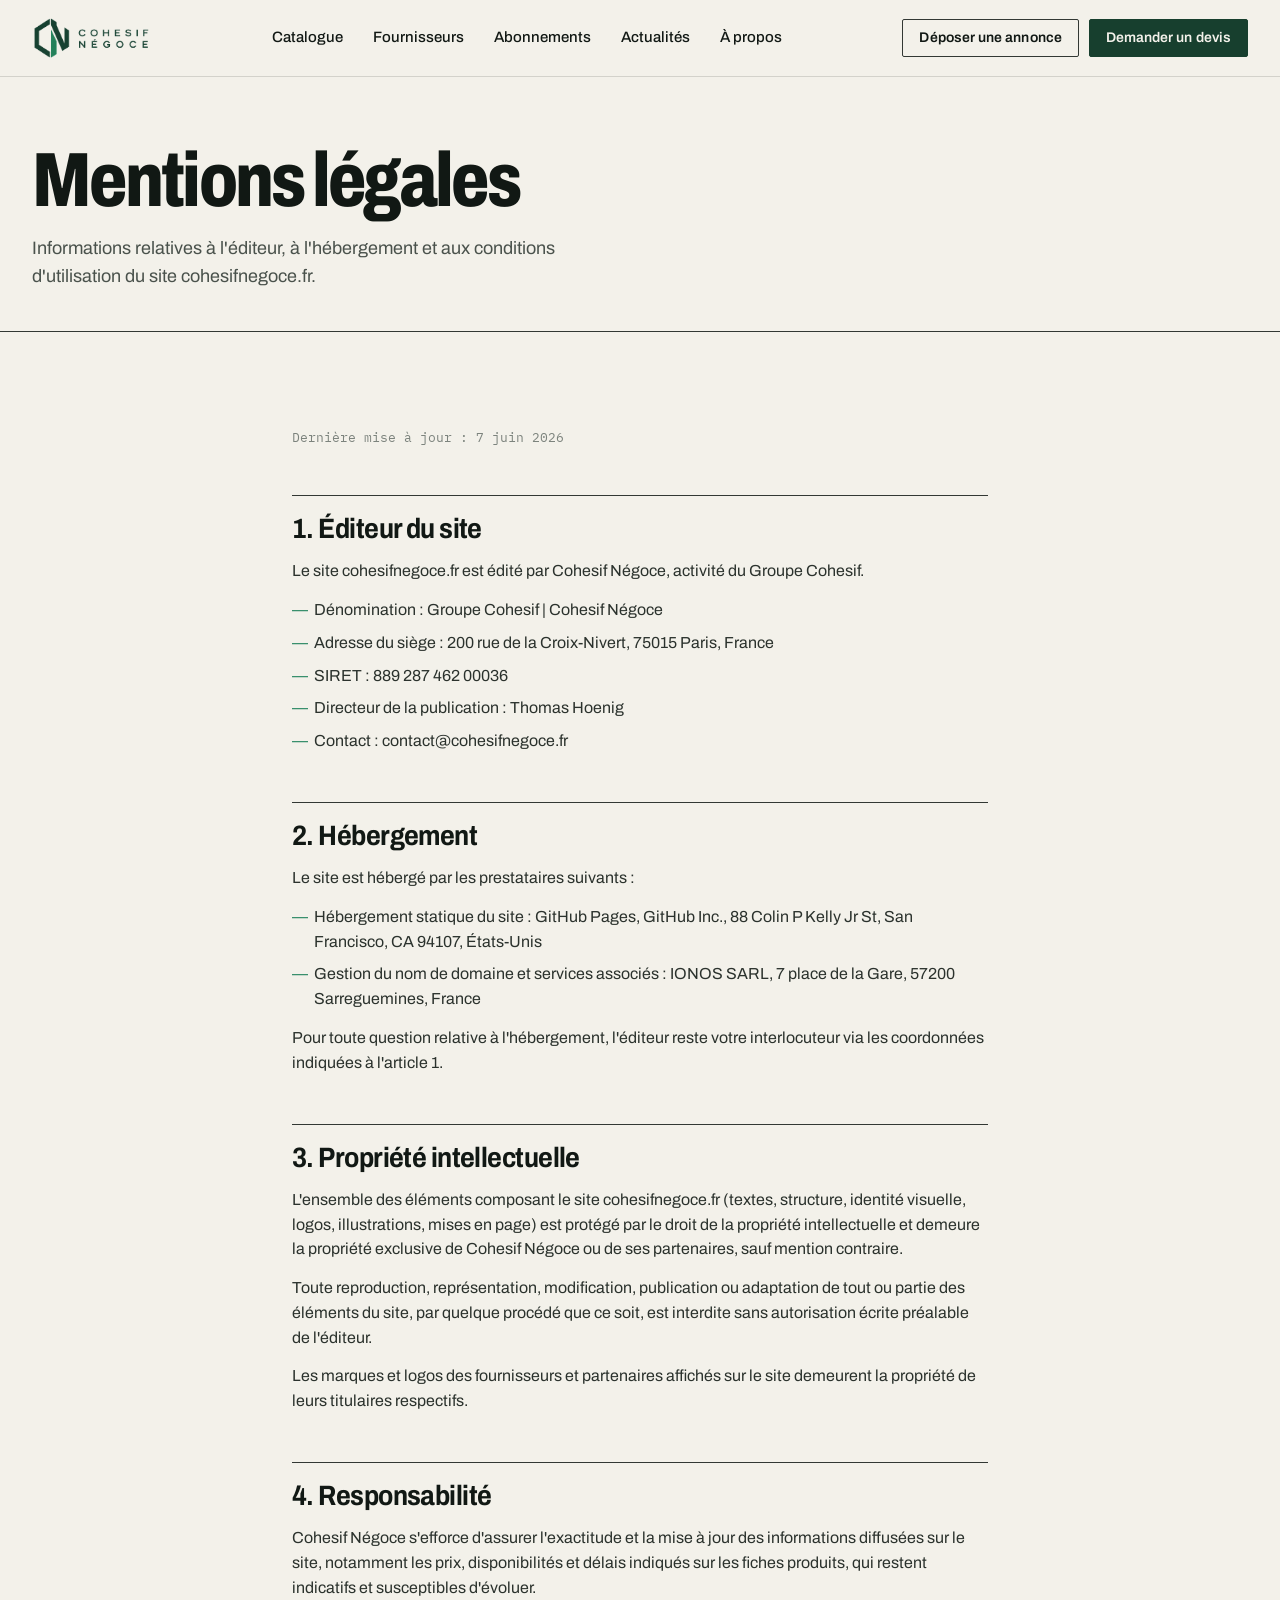
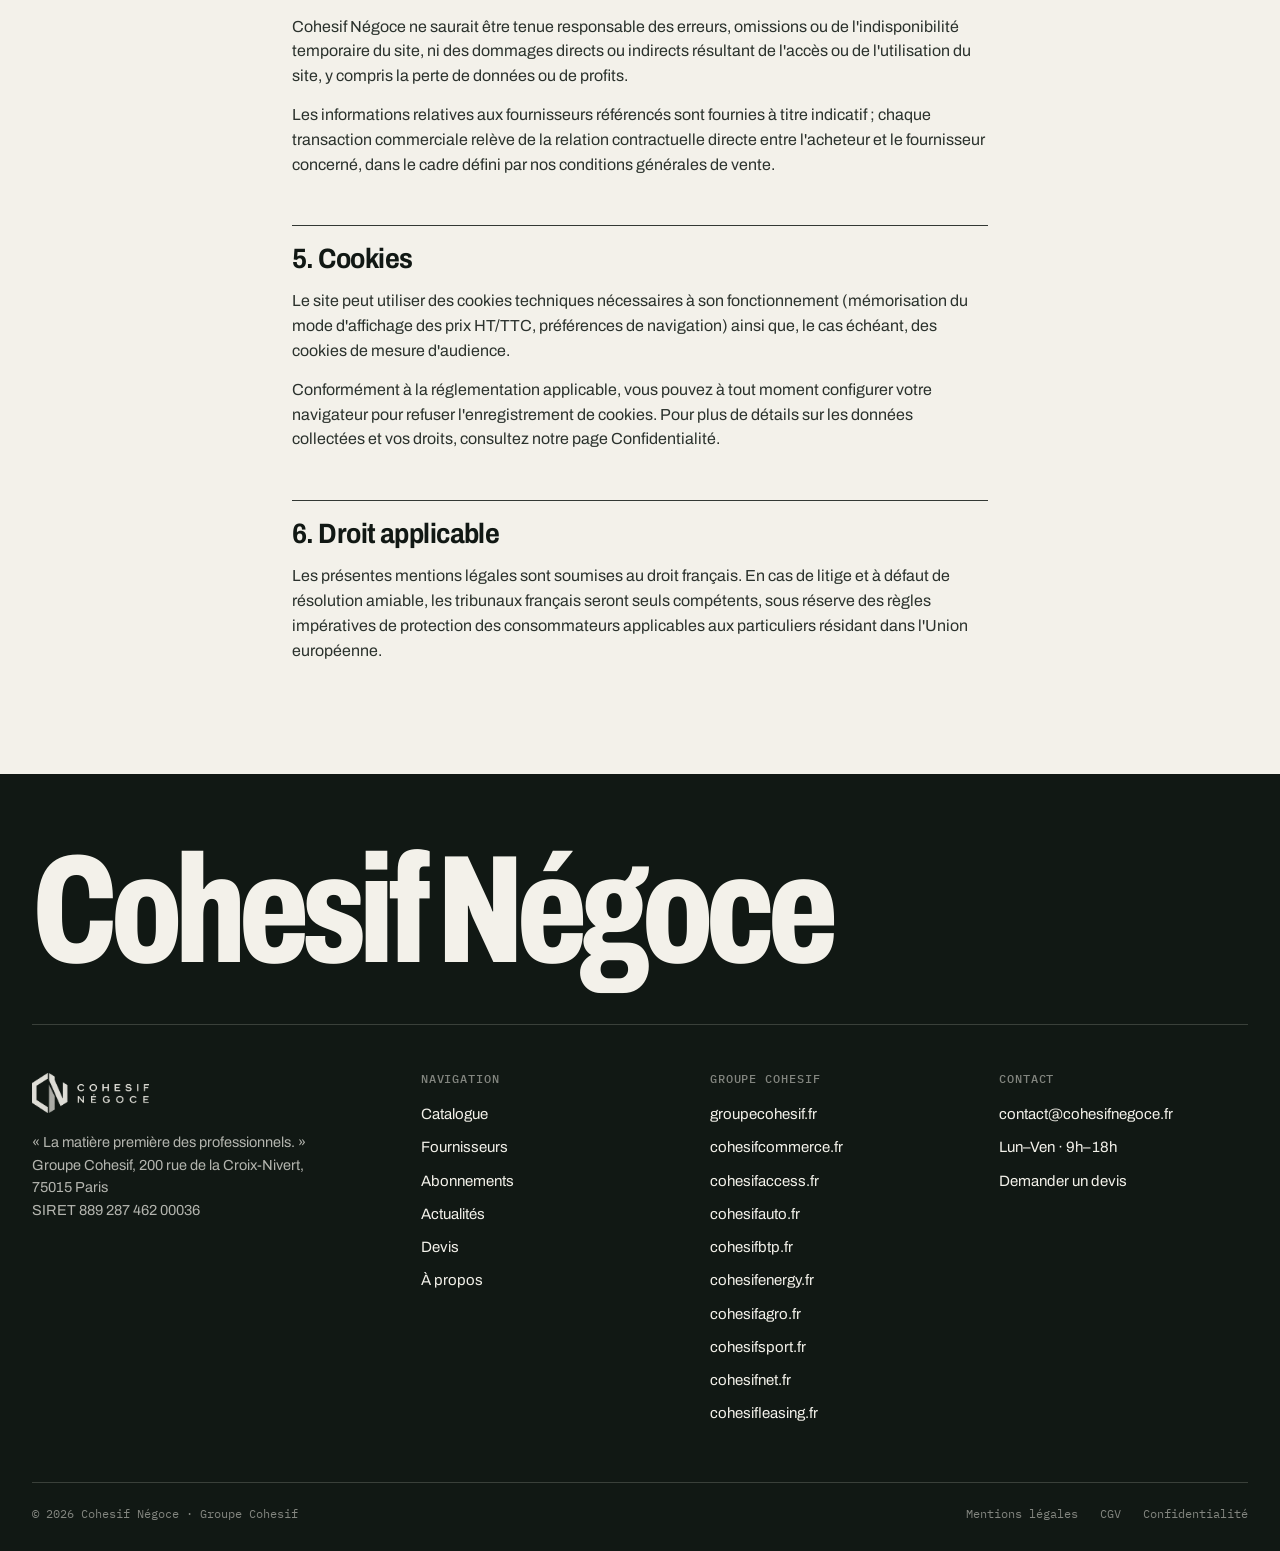
<file: mentions-legales.html>
<!DOCTYPE html>
<html lang="fr">
<head>
<meta charset="UTF-8">
<meta name="viewport" content="width=device-width, initial-scale=1.0">
<title>Mentions légales | Cohesif Négoce</title>
<meta name="description" content="Mentions légales du site Cohesif Négoce : éditeur, hébergement, propriété intellectuelle, responsabilité, cookies et droit applicable.">
<link rel="icon" type="image/png" href="img/logo-mark-cohesif-negoce.png">
<link rel="stylesheet" href="css/style.css">
<meta name="keywords" content="mentions legales, editeur site, hebergement, propriete intellectuelle, Cohesif Negoce">
<meta name="robots" content="noindex, follow">
<meta name="author" content="Cohesif Negoce, Groupe Cohesif">
<meta name="theme-color" content="#1A1A2E">
<link rel="canonical" href="https://cohesifnegoce.fr/mentions-legales.html">
<meta property="og:title" content="Mentions legales | Cohesif Negoce">
<meta property="og:description" content="Mentions legales du site Cohesif Negoce : editeur, hebergement, propriete intellectuelle, responsabilite et droit applicable.">
<meta property="og:url" content="https://cohesifnegoce.fr/mentions-legales.html">
<meta property="og:type" content="website">
<meta property="og:image" content="https://cohesifnegoce.fr/img/logo-cohesif-negoce.png">
<meta property="og:site_name" content="Cohesif Negoce">
<meta property="og:locale" content="fr_FR">
<meta name="twitter:card" content="summary_large_image">
<meta name="twitter:title" content="Mentions legales | Cohesif Negoce">
<meta name="twitter:description" content="Mentions legales du site Cohesif Negoce : editeur, hebergement, propriete intellectuelle, responsabilite et droit applicable.">
<meta name="twitter:image" content="https://cohesifnegoce.fr/img/logo-cohesif-negoce.png">
</head>
<body>

<!-- ===== Navbar ===== -->
<header class="navbar">
  <div class="container">
    <a href="index.html" class="logo"><img src="img/logo-cohesif-negoce.png" alt="Cohesif Négoce, la matière première des professionnels"></a>
    <nav class="nav-links" aria-label="Navigation principale">
      <a href="catalogue.html">Catalogue</a>
      <a href="fournisseurs.html">Fournisseurs</a>
      <a href="abonnements.html">Abonnements</a>
      <a href="actualites.html">Actualités</a>
      <a href="a-propos.html">À propos</a>
    </nav>
    <div class="nav-actions">
      <a href="fournisseurs.html" class="btn btn-outline btn-sm">Déposer une annonce</a>
      <a href="devis.html" class="btn btn-primary btn-sm">Demander un devis</a>
    </div>
    <button class="burger" aria-label="Ouvrir le menu"><span></span><span></span><span></span></button>
  </div>
  <div class="mobile-menu" role="navigation" aria-label="Menu mobile">
    <a href="catalogue.html">Catalogue</a>
    <a href="fournisseurs.html">Fournisseurs</a>
    <a href="abonnements.html">Abonnements</a>
    <a href="actualites.html">Actualités</a>
    <a href="a-propos.html">À propos</a>
    <div class="nav-actions">
      <a href="fournisseurs.html" class="btn btn-outline">Déposer une annonce</a>
      <a href="devis.html" class="btn btn-primary">Demander un devis</a>
    </div>
  </div>
</header>

<section class="page-header">
  <div class="container">
    <h1>Mentions légales</h1>
    <p>Informations relatives à l'éditeur, à l'hébergement et aux conditions d'utilisation du site cohesifnegoce.fr.</p>
  </div>
</section>

<section>
  <div class="container legal-content">
    <p class="updated">Dernière mise à jour : 7 juin 2026</p>

    <h2>1. Éditeur du site</h2>
    <p>Le site cohesifnegoce.fr est édité par Cohesif Négoce, activité du Groupe Cohesif.</p>
    <ul>
      <li>Dénomination : Groupe Cohesif | Cohesif Négoce</li>
      <li>Adresse du siège : 200 rue de la Croix-Nivert, 75015 Paris, France</li>
      <li>SIRET : 889 287 462 00036</li>
      <li>Directeur de la publication : Thomas Hoenig</li>
      <li>Contact : <a href="mailto:contact@cohesifnegoce.fr">contact@cohesifnegoce.fr</a></li>
    </ul>

    <h2>2. Hébergement</h2>
    <p>Le site est hébergé par les prestataires suivants :</p>
    <ul>
      <li>Hébergement statique du site : GitHub Pages, GitHub Inc., 88 Colin P Kelly Jr St, San Francisco, CA 94107, États-Unis</li>
      <li>Gestion du nom de domaine et services associés : IONOS SARL, 7 place de la Gare, 57200 Sarreguemines, France</li>
    </ul>
    <p>Pour toute question relative à l'hébergement, l'éditeur reste votre interlocuteur via les coordonnées indiquées à l'article 1.</p>

    <h2>3. Propriété intellectuelle</h2>
    <p>L'ensemble des éléments composant le site cohesifnegoce.fr (textes, structure, identité visuelle, logos, illustrations, mises en page) est protégé par le droit de la propriété intellectuelle et demeure la propriété exclusive de Cohesif Négoce ou de ses partenaires, sauf mention contraire.</p>
    <p>Toute reproduction, représentation, modification, publication ou adaptation de tout ou partie des éléments du site, par quelque procédé que ce soit, est interdite sans autorisation écrite préalable de l'éditeur.</p>
    <p>Les marques et logos des fournisseurs et partenaires affichés sur le site demeurent la propriété de leurs titulaires respectifs.</p>

    <h2>4. Responsabilité</h2>
    <p>Cohesif Négoce s'efforce d'assurer l'exactitude et la mise à jour des informations diffusées sur le site, notamment les prix, disponibilités et délais indiqués sur les fiches produits, qui restent indicatifs et susceptibles d'évoluer.</p>
    <p>Cohesif Négoce ne saurait être tenue responsable des erreurs, omissions ou de l'indisponibilité temporaire du site, ni des dommages directs ou indirects résultant de l'accès ou de l'utilisation du site, y compris la perte de données ou de profits.</p>
    <p>Les informations relatives aux fournisseurs référencés sont fournies à titre indicatif ; chaque transaction commerciale relève de la relation contractuelle directe entre l'acheteur et le fournisseur concerné, dans le cadre défini par nos conditions générales de vente.</p>

    <h2>5. Cookies</h2>
    <p>Le site peut utiliser des cookies techniques nécessaires à son fonctionnement (mémorisation du mode d'affichage des prix HT/TTC, préférences de navigation) ainsi que, le cas échéant, des cookies de mesure d'audience.</p>
    <p>Conformément à la réglementation applicable, vous pouvez à tout moment configurer votre navigateur pour refuser l'enregistrement de cookies. Pour plus de détails sur les données collectées et vos droits, consultez notre page <a href="confidentialite.html">Confidentialité</a>.</p>

    <h2>6. Droit applicable</h2>
    <p>Les présentes mentions légales sont soumises au droit français. En cas de litige et à défaut de résolution amiable, les tribunaux français seront seuls compétents, sous réserve des règles impératives de protection des consommateurs applicables aux particuliers résidant dans l'Union européenne.</p>
  </div>
</section>

<!-- ===== Footer ===== -->
<footer>
  <div class="container">
    <div class="footer-wordmark" aria-hidden="true">Cohesif Négoce</div>
    <div class="footer-grid">
      <div class="footer-about">
        <a href="index.html" class="logo"><img src="img/logo-cohesif-negoce-blanc.png" loading="lazy" alt="Cohesif Négoce, la matière première des professionnels"></a>
        <p>« La matière première des professionnels. »<br>
        Groupe Cohesif, 200 rue de la Croix-Nivert, 75015 Paris<br>
        SIRET 889 287 462 00036</p>
      </div>
      <div>
        <h4>Navigation</h4>
        <ul>
          <li><a href="catalogue.html">Catalogue</a></li>
          <li><a href="fournisseurs.html">Fournisseurs</a></li>
          <li><a href="abonnements.html">Abonnements</a></li>
          <li><a href="actualites.html">Actualités</a></li>
          <li><a href="devis.html">Devis</a></li>
          <li><a href="a-propos.html">À propos</a></li>
        </ul>
      </div>
      <div>
        <h4>Groupe Cohesif</h4>
        <ul>
          <li><a href="https://groupecohesif.fr" target="_blank" rel="noopener">groupecohesif.fr</a></li>
          <li><a href="https://cohesifcommerce.fr" target="_blank" rel="noopener">cohesifcommerce.fr</a></li>
          <li><a href="https://cohesifaccess.fr" target="_blank" rel="noopener">cohesifaccess.fr</a></li>
          <li><a href="https://cohesifauto.fr" target="_blank" rel="noopener">cohesifauto.fr</a></li>
          <li><a href="https://cohesifbtp.fr" target="_blank" rel="noopener">cohesifbtp.fr</a></li>
          <li><a href="https://cohesifenergy.fr" target="_blank" rel="noopener">cohesifenergy.fr</a></li>
          <li><a href="https://cohesifagro.fr" target="_blank" rel="noopener">cohesifagro.fr</a></li>
          <li><a href="https://cohesifsport.fr" target="_blank" rel="noopener">cohesifsport.fr</a></li>
          <li><a href="https://cohesifnet.fr" target="_blank" rel="noopener">cohesifnet.fr</a></li>
          <li><a href="https://cohesifleasing.fr" target="_blank" rel="noopener">cohesifleasing.fr</a></li>
        </ul>
      </div>
      <div>
        <h4>Contact</h4>
        <ul>
          <li><a href="mailto:contact@cohesifnegoce.fr">contact@cohesifnegoce.fr</a></li>
          <li>Lun–Ven · 9h–18h</li>
          <li><a href="devis.html">Demander un devis</a></li>
        </ul>
      </div>
    </div>
    <div class="footer-bottom">
      <span>© 2026 Cohesif Négoce · Groupe Cohesif</span>
      <div class="legal-links">
        <a href="mentions-legales.html">Mentions légales</a>
        <a href="cgv.html">CGV</a>
        <a href="confidentialite.html">Confidentialité</a>
      </div>
    </div>
  </div>
</footer>

<script src="js/main.js"></script>
</body>
</html>
</file>
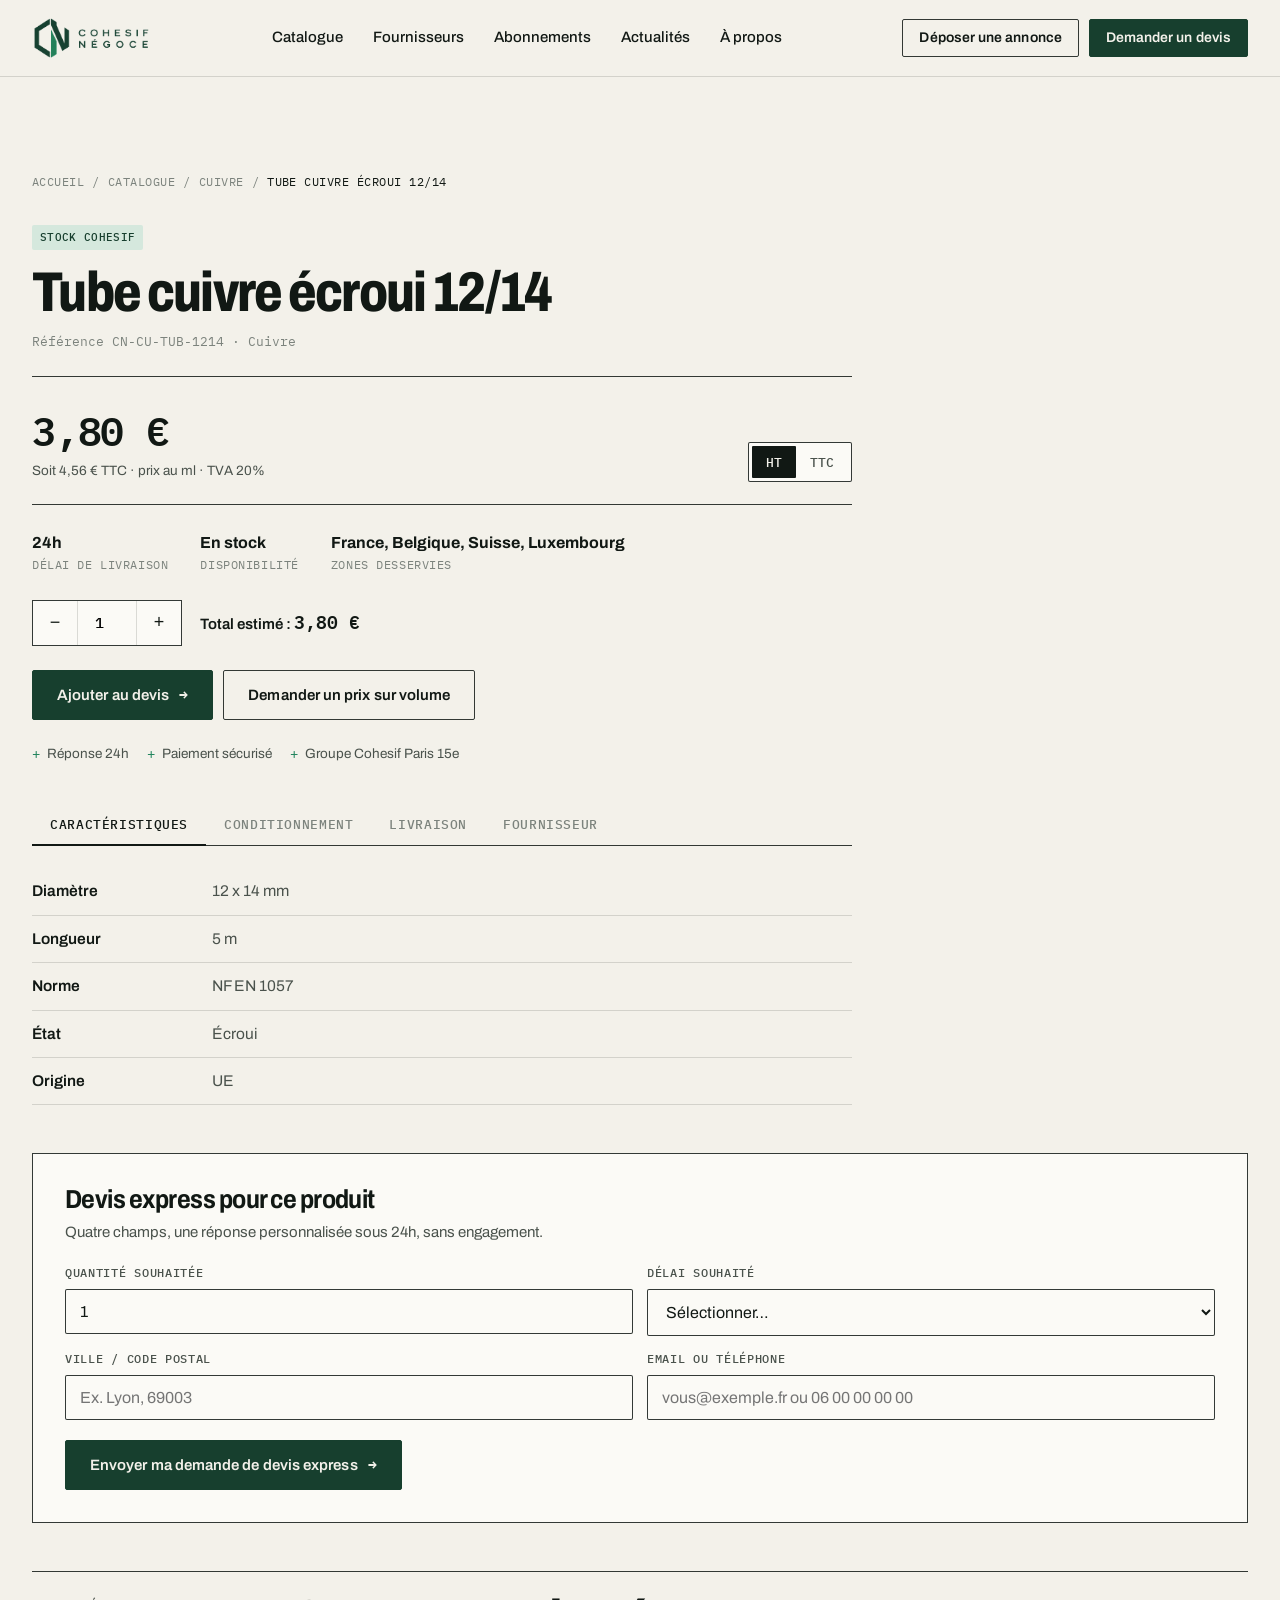
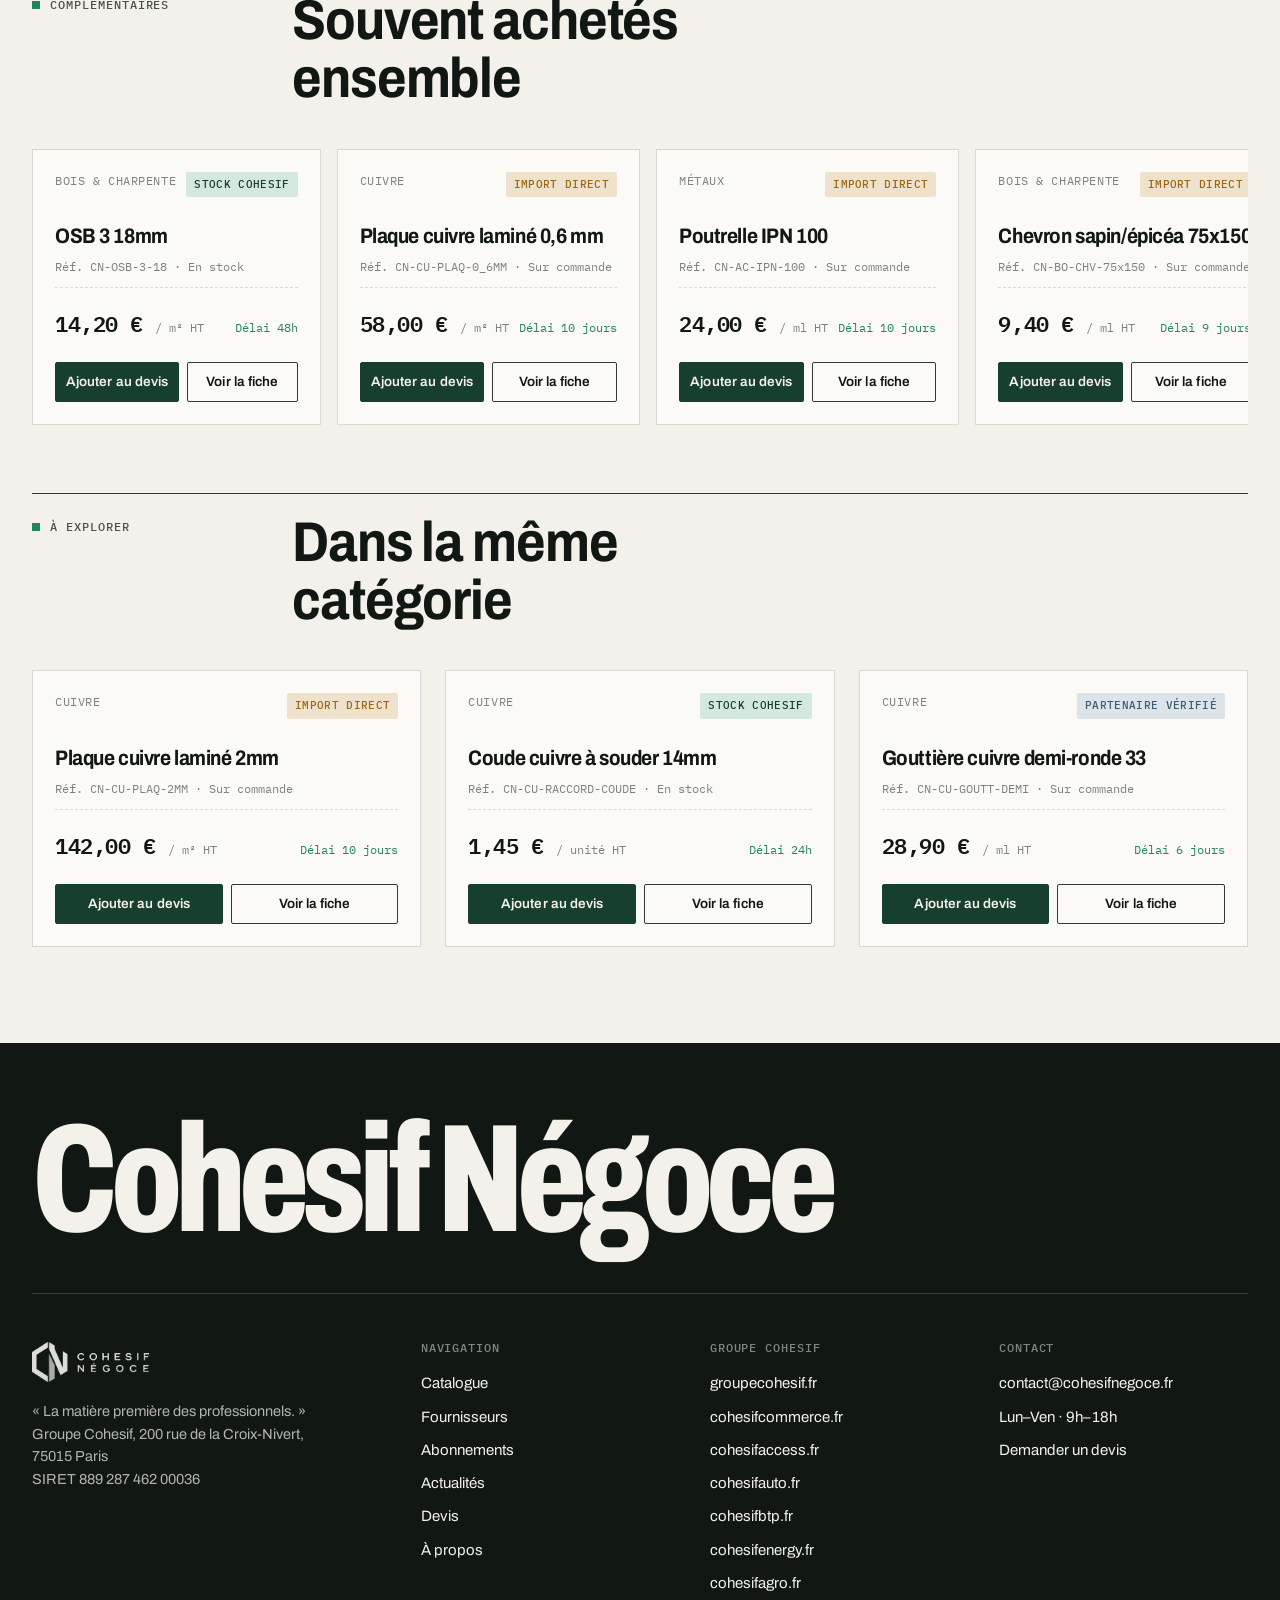
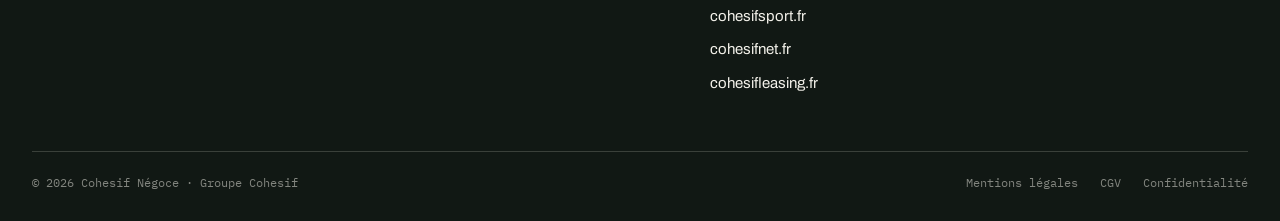
<file: produit.html>
<!DOCTYPE html>
<html lang="fr">
<head>
<meta charset="UTF-8">
<meta name="viewport" content="width=device-width, initial-scale=1.0">
<title>Fiche produit | Cohesif Négoce</title>
<meta name="description" content="Fiche produit détaillée Cohesif Négoce : prix HT/TTC, caractéristiques, conditionnement, livraison et fournisseur.">
<link rel="icon" type="image/png" href="img/logo-mark-cohesif-negoce.png">
<link rel="stylesheet" href="css/style.css">
<meta name="keywords" content="fiche produit, materiaux construction, prix HT TTC, caracteristiques produit, livraison, fournisseur certifie">
<meta name="robots" content="index, follow">
<meta name="author" content="Cohesif Negoce, Groupe Cohesif">
<meta name="theme-color" content="#1A1A2E">
<link rel="canonical" href="https://cohesifnegoce.fr/produit.html">
<meta property="og:title" content="Fiche produit | Cohesif Negoce">
<meta property="og:description" content="Fiche produit detaillee Cohesif Negoce : prix HT/TTC, caracteristiques, conditionnement, livraison et fournisseur.">
<meta property="og:url" content="https://cohesifnegoce.fr/produit.html">
<meta property="og:type" content="website">
<meta property="og:image" content="https://cohesifnegoce.fr/img/logo-cohesif-negoce.png">
<meta property="og:site_name" content="Cohesif Negoce">
<meta property="og:locale" content="fr_FR">
<meta name="twitter:card" content="summary_large_image">
<meta name="twitter:title" content="Fiche produit | Cohesif Negoce">
<meta name="twitter:description" content="Fiche produit detaillee Cohesif Negoce : prix HT/TTC, caracteristiques, conditionnement, livraison et fournisseur.">
<meta name="twitter:image" content="https://cohesifnegoce.fr/img/logo-cohesif-negoce.png">
</head>
<body>

<!-- ===== Navbar ===== -->
<header class="navbar">
  <div class="container">
    <a href="index.html" class="logo"><img src="img/logo-cohesif-negoce.png" alt="Cohesif Négoce, la matière première des professionnels"></a>
    <nav class="nav-links" aria-label="Navigation principale">
      <a href="catalogue.html">Catalogue</a>
      <a href="fournisseurs.html">Fournisseurs</a>
      <a href="abonnements.html">Abonnements</a>
      <a href="actualites.html">Actualités</a>
      <a href="a-propos.html">À propos</a>
    </nav>
    <div class="nav-actions">
      <a href="fournisseurs.html" class="btn btn-outline btn-sm">Déposer une annonce</a>
      <a href="devis.html" class="btn btn-primary btn-sm">Demander un devis</a>
    </div>
    <button class="burger" aria-label="Ouvrir le menu"><span></span><span></span><span></span></button>
  </div>
  <div class="mobile-menu" role="navigation" aria-label="Menu mobile">
    <a href="catalogue.html">Catalogue</a>
    <a href="fournisseurs.html">Fournisseurs</a>
    <a href="abonnements.html">Abonnements</a>
    <a href="actualites.html">Actualités</a>
    <a href="a-propos.html">À propos</a>
    <div class="nav-actions">
      <a href="fournisseurs.html" class="btn btn-outline">Déposer une annonce</a>
      <a href="devis.html" class="btn btn-primary">Demander un devis</a>
    </div>
  </div>
</header>

<section style="padding-bottom:0;">
  <div class="container">
    <nav class="breadcrumb" aria-label="Fil d'ariane">
      <a href="index.html">Accueil</a><span class="sep">/</span>
      <a href="catalogue.html">Catalogue</a><span class="sep">/</span>
      <a href="catalogue.html" data-crumb-categorie>Catégorie</a><span class="sep">/</span>
      <span class="current" data-crumb-nom>Produit</span>
    </nav>
  </div>
</section>

<section data-product-detail style="padding-top:8px;">
  <div class="container">
    <div class="product-detail product-detail--no-visual">

      <!-- Infos -->
      <div class="pd-info">
        <span class="badge" data-pd-badge>Source</span>
        <h1 data-pd-title>Nom du produit</h1>
        <p class="pd-ref" data-pd-ref>Référence</p>

        <div class="pd-price-block">
          <div>
            <div class="pd-price-main" data-pd-price-main><span class="price-number">0,00 €</span></div>
            <div class="pd-price-sub" data-pd-price-sub>Soit … TTC</div>
          </div>
          <div class="htttc-toggle">
            <button data-mode="HT" class="active">HT</button>
            <button data-mode="TTC">TTC</button>
          </div>
        </div>

        <div class="pd-meta-row">
          <div class="meta-item"><strong data-pd-delai>…</strong>Délai de livraison</div>
          <div class="meta-item"><strong data-pd-dispo>…</strong>Disponibilité</div>
          <div class="meta-item"><strong data-pd-zones>…</strong>Zones desservies</div>
        </div>

        <div class="qty-row">
          <div class="qty-selector">
            <button type="button" data-pd-qty-btn="dec" aria-label="Diminuer la quantité">−</button>
            <input type="number" min="1" value="1" data-pd-qty aria-label="Quantité">
            <button type="button" data-pd-qty-btn="inc" aria-label="Augmenter la quantité">+</button>
          </div>
          <div class="qty-total">Total estimé : <span data-pd-total>0,00 €</span></div>
        </div>

        <div class="pd-ctas">
          <button class="btn btn-primary" data-pd-add>Ajouter au devis</button>
          <a href="devis.html" class="btn btn-outline">Demander un prix sur volume</a>
        </div>

        <div class="mini-reassurance">
          <span>Réponse 24h</span>
          <span>Paiement sécurisé</span>
          <span>Groupe Cohesif Paris 15e</span>
        </div>

        <!-- Onglets desktop / Accordéon mobile -->
        <div class="pd-tabs-nav">
          <button class="active" data-pd-tab="caracteristiques">Caractéristiques</button>
          <button data-pd-tab="conditionnement">Conditionnement</button>
          <button data-pd-tab="livraison">Livraison</button>
          <button data-pd-tab="fournisseur">Fournisseur</button>
        </div>
        <div class="pd-tab-panel active" data-pd-panel="caracteristiques">
          <ul data-pd-specs></ul>
        </div>
        <div class="pd-tab-panel" data-pd-panel="conditionnement">
          <p data-pd-description>Description du produit.</p>
          <p>Conditionnement standard selon la référence (unité, mètre linéaire, m² ou panneau, voir caractéristiques). Pour des conditionnements spécifiques ou des volumes palettisés, contactez notre équipe via le devis express ci-dessous.</p>
        </div>
        <div class="pd-tab-panel" data-pd-panel="livraison">
          <p>Expédition organisée vers la France, la Belgique, la Suisse et le Luxembourg selon les zones desservies par ce produit. Le délai indiqué correspond à une livraison standard ; des options express peuvent être proposées sur demande.</p>
          <p>Les commandes volumineuses ou palettisées font l'objet d'une cotation logistique dédiée, communiquée avec votre devis sous 24h.</p>
        </div>
        <div class="pd-tab-panel" data-pd-panel="fournisseur">
          <p>Ce produit est référencé par un fournisseur du réseau Cohesif Négoce, sélectionné selon nos critères de qualité, de conformité aux normes en vigueur et de fiabilité logistique.</p>
          <p>Le badge affiché (Stock Cohesif, Partenaire Vérifié ou Import Direct) précise l'origine de la référence et le niveau de contrôle appliqué avant mise en ligne.</p>
        </div>
      </div>
    </div>

    <!-- Devis express -->
    <div class="quote-express">
      <h3>Devis express pour ce produit</h3>
      <p>Quatre champs, une réponse personnalisée sous 24h, sans engagement.</p>
      <form data-quote-express-form onsubmit="event.preventDefault(); this.querySelector('[data-qe-confirm]').style.display='block'; this.querySelector('.qe-fields').style.display='none';">
        <div class="qe-fields full" style="display:contents;">
          <div class="field-group">
            <label for="qe-qty">Quantité souhaitée</label>
            <input type="number" id="qe-qty" min="1" value="1" data-qe-qty required>
          </div>
          <div class="field-group">
            <label for="qe-delai">Délai souhaité</label>
            <select id="qe-delai" required>
              <option value="">Sélectionner…</option>
              <option>Dès que possible</option>
              <option>Sous 1 semaine</option>
              <option>Sous 1 mois</option>
              <option>Plus de 1 mois</option>
            </select>
          </div>
          <div class="field-group">
            <label for="qe-ville">Ville / Code postal</label>
            <input type="text" id="qe-ville" placeholder="Ex. Lyon, 69003" required>
          </div>
          <div class="field-group">
            <label for="qe-contact">Email ou téléphone</label>
            <input type="text" id="qe-contact" placeholder="vous@exemple.fr ou 06 00 00 00 00" required>
          </div>
        </div>
        <div class="full" style="margin-top:6px;">
          <button type="submit" class="btn btn-primary">Envoyer ma demande de devis express</button>
        </div>
        <p class="full" data-qe-confirm style="display:none; color:var(--green); font-weight:700; margin:0;">Merci ! Votre demande a bien été enregistrée. Notre équipe vous répond sous 24h.</p>
      </form>
    </div>

    <!-- Souvent achetés ensemble -->
    <div class="section-head" style="text-align:left; margin-bottom:24px; max-width:none;">
      <span class="eyebrow">Complémentaires</span>
      <h2>Souvent achetés ensemble</h2>
    </div>
    <div class="carousel" data-pd-carousel></div>

    <!-- Dans la même catégorie -->
    <div class="section-head" style="text-align:left; margin: 56px 0 24px; max-width:none;">
      <span class="eyebrow">À explorer</span>
      <h2>Dans la même catégorie</h2>
    </div>
    <div class="grid-3" data-pd-samecat></div>
  </div>
</section>

<!-- ===== Footer ===== -->
<footer>
  <div class="container">
    <div class="footer-wordmark" aria-hidden="true">Cohesif Négoce</div>
    <div class="footer-grid">
      <div class="footer-about">
        <a href="index.html" class="logo"><img src="img/logo-cohesif-negoce-blanc.png" loading="lazy" alt="Cohesif Négoce, la matière première des professionnels"></a>
        <p>« La matière première des professionnels. »<br>
        Groupe Cohesif, 200 rue de la Croix-Nivert, 75015 Paris<br>
        SIRET 889 287 462 00036</p>
      </div>
      <div>
        <h4>Navigation</h4>
        <ul>
          <li><a href="catalogue.html">Catalogue</a></li>
          <li><a href="fournisseurs.html">Fournisseurs</a></li>
          <li><a href="abonnements.html">Abonnements</a></li>
          <li><a href="actualites.html">Actualités</a></li>
          <li><a href="devis.html">Devis</a></li>
          <li><a href="a-propos.html">À propos</a></li>
        </ul>
      </div>
      <div>
        <h4>Groupe Cohesif</h4>
        <ul>
          <li><a href="https://groupecohesif.fr" target="_blank" rel="noopener">groupecohesif.fr</a></li>
          <li><a href="https://cohesifcommerce.fr" target="_blank" rel="noopener">cohesifcommerce.fr</a></li>
          <li><a href="https://cohesifaccess.fr" target="_blank" rel="noopener">cohesifaccess.fr</a></li>
          <li><a href="https://cohesifauto.fr" target="_blank" rel="noopener">cohesifauto.fr</a></li>
          <li><a href="https://cohesifbtp.fr" target="_blank" rel="noopener">cohesifbtp.fr</a></li>
          <li><a href="https://cohesifenergy.fr" target="_blank" rel="noopener">cohesifenergy.fr</a></li>
          <li><a href="https://cohesifagro.fr" target="_blank" rel="noopener">cohesifagro.fr</a></li>
          <li><a href="https://cohesifsport.fr" target="_blank" rel="noopener">cohesifsport.fr</a></li>
          <li><a href="https://cohesifnet.fr" target="_blank" rel="noopener">cohesifnet.fr</a></li>
          <li><a href="https://cohesifleasing.fr" target="_blank" rel="noopener">cohesifleasing.fr</a></li>
        </ul>
      </div>
      <div>
        <h4>Contact</h4>
        <ul>
          <li><a href="mailto:contact@cohesifnegoce.fr">contact@cohesifnegoce.fr</a></li>
          <li>Lun–Ven · 9h–18h</li>
          <li><a href="devis.html">Demander un devis</a></li>
        </ul>
      </div>
    </div>
    <div class="footer-bottom">
      <span>© 2026 Cohesif Négoce · Groupe Cohesif</span>
      <div class="legal-links">
        <a href="mentions-legales.html">Mentions légales</a>
        <a href="cgv.html">CGV</a>
        <a href="confidentialite.html">Confidentialité</a>
      </div>
    </div>
  </div>
</footer>

<div class="sticky-mobile-bar">
  <span class="smb-text">
    <span class="smb-dot"></span>
    <span class="smb-copy"><strong>Mon devis</strong><span class="smb-sub"><span class="count-pill" data-sticky-cart-count>0</span> produit(s) sélectionné(s)</span></span>
  </span>
  <a href="devis.html" class="btn btn-white btn-sm">Voir mon devis</a>
</div>

<script src="js/main.js"></script>
</body>
</html>
</file>
<file: css/style.css>
/* ============================================================
   Cohesif Négoce — design system
   Direction : fiche technique / comptoir de négoce.
   Angles nets, filets fins, données en chasse fixe.
   ============================================================ */

@import url('https://fonts.googleapis.com/css2?family=Archivo:wdth,wght@62..125,400..900&family=IBM+Plex+Mono:wght@400;500;600&display=swap');

:root{
  --paper: #F3F1EA;
  --paper-2: #E9E6DC;
  --white: #FBFAF6;
  --ink: #111814;
  --ink-2: #4A524C;
  --ink-3: #7C837D;
  --line: rgba(17,24,20,.14);
  --line-strong: rgba(17,24,20,.85);
  --forest: #173F2E;
  --forest-2: #0E2A1E;
  --signal: #23855E;
  --signal-soft: #D5E8DD;
  --copper: #B4562B;

  /* aliases kept for older inline styles */
  --bg: var(--paper);
  --bg-secondary: var(--paper-2);
  --green: var(--forest);
  --green-bright: var(--signal);
  --red: var(--copper);
  --text: var(--ink);
  --text-secondary: var(--ink-2);
  --blue-slate: #3E5A6E;
  --ochre: #9A6514;

  --radius: 2px;
  --shadow-sm: none;
  --shadow-md: 0 1px 0 var(--line);
  --shadow-lg: 0 24px 60px -24px rgba(17,24,20,.35);
  --container: 1280px;
  --font-title: 'Archivo', system-ui, sans-serif;
  --font-body: 'Archivo', system-ui, sans-serif;
  --font-mono: 'IBM Plex Mono', ui-monospace, monospace;
}

*{ margin:0; padding:0; box-sizing:border-box; }
html{ scroll-behavior:smooth; }
body{
  font-family: var(--font-body);
  font-variation-settings: "wdth" 100;
  background: var(--paper);
  color: var(--ink);
  font-size: 16px;
  line-height: 1.55;
  -webkit-font-smoothing: antialiased;
  text-rendering: optimizeLegibility;
}
img{ max-width:100%; display:block; }
a{ color: inherit; text-decoration:none; }
ul{ list-style:none; }
::selection{ background: var(--forest); color: var(--paper); }

a:focus-visible, button:focus-visible, input:focus-visible, select:focus-visible,
textarea:focus-visible, [tabindex]:focus-visible{
  outline: 2px solid var(--signal);
  outline-offset: 2px;
}

h1,h2,h3,h4{
  font-family: var(--font-title);
  font-weight: 700;
  line-height: 1.04;
  letter-spacing: -0.02em;
  font-variation-settings: "wdth" 88;
}

.container{ max-width: var(--container); margin: 0 auto; padding: 0 32px; }
section{ padding: 96px 0; }

.mono{ font-family: var(--font-mono); }

/* ---------- Section heads : left aligned, ruled ---------- */
.section-head{
  display:grid;
  grid-template-columns: 220px 1fr;
  column-gap: 40px;
  align-items:start;
  border-top: 1px solid var(--line-strong);
  padding-top: 20px;
  margin: 0 0 56px;
  max-width:none;
  text-align:left;
}
.section-head .eyebrow{ grid-column:1; grid-row: 1 / span 3; margin:4px 0 0; }
.section-head h2, .section-head h1{ grid-column:2; font-size: clamp(32px, 4.4vw, 56px); margin-bottom: 16px; max-width: 18ch; }
.section-head p{ grid-column:2; color: var(--ink-2); font-size: 18px; max-width: 58ch; }
.section-head > div{ grid-column:2; }

.eyebrow{
  display:inline-flex;
  align-items:center;
  gap:10px;
  font-family: var(--font-mono);
  font-weight: 500;
  font-size: 12px;
  letter-spacing: .08em;
  text-transform: uppercase;
  color: var(--ink-2) !important;
  margin-bottom: 18px;
}
.eyebrow::before{
  content:"";
  width:8px; height:8px;
  background: var(--signal);
  flex-shrink:0;
}

/* ---------- Buttons ---------- */
.btn{
  display:inline-flex;
  align-items:center;
  justify-content:center;
  gap:10px;
  font-family: var(--font-body);
  font-weight: 600;
  font-size: 15px;
  letter-spacing: .005em;
  padding: 15px 24px;
  border-radius: var(--radius);
  border: 1px solid transparent;
  cursor: pointer;
  transition: background .15s ease, color .15s ease, border-color .15s ease;
  white-space: nowrap;
  line-height:1.2;
}
.btn-primary{ background: var(--forest); color: var(--paper); border-color: var(--forest); }
.btn-primary:hover{ background: var(--forest-2); border-color: var(--forest-2); }
.btn-primary::after{ content:"→"; font-family: var(--font-mono); transition: transform .15s ease; }
.btn-primary:hover::after{ transform: translateX(3px); }
.pc-actions .btn-primary::after, .btn-sm.btn-primary::after{ content:none; }

.btn-outline{ background: transparent; color: var(--ink); border-color: var(--line-strong); }
.btn-outline:hover{ background: var(--ink); color: var(--paper); }

.btn-white{ background: var(--paper); color: var(--forest); border-color: var(--paper); }
.btn-white:hover{ background: #fff; }

.btn-ghost-white{ background: transparent; color: var(--paper); border-color: rgba(243,241,234,.45); }
.btn-ghost-white:hover{ background: var(--paper); color: var(--forest); border-color: var(--paper); }

.btn-sm{ padding: 10px 16px; font-size: 14px; }
.btn-block{ width:100%; }
.btn:disabled{ opacity:.6; cursor:default; }

/* ---------- Navbar ---------- */
.navbar{
  position: sticky; top: 0; z-index: 200;
  background: var(--paper);
  border-bottom: 1px solid var(--line);
}
.navbar .container{
  display:flex; align-items:center; justify-content:space-between;
  height: 76px; gap: 24px;
}
.logo{ display:flex; align-items:center; }
.logo img{ height: 44px; width:auto; }
.nav-links{ display:flex; align-items:center; gap: 30px; }
.nav-links a{
  font-weight: 500; font-size: 15px; color: var(--ink);
  padding: 6px 0; position:relative;
}
.nav-links a::after{
  content:""; position:absolute; left:0; right:0; bottom:-2px; height:1px;
  background: var(--ink); transform: scaleX(0); transform-origin:left;
  transition: transform .2s ease;
}
.nav-links a:hover::after, .nav-links a.active::after{ transform: scaleX(1); }
.nav-actions{ display:flex; align-items:center; gap:10px; }

.burger{
  display:none; flex-direction:column; gap:5px;
  width: 44px; height: 44px; align-items:center; justify-content:center;
  border: 1px solid var(--line-strong); background: transparent; cursor:pointer;
  border-radius: var(--radius);
}
.burger span{ display:block; width: 18px; height: 1.5px; background: var(--ink); transition: transform .25s ease, opacity .25s ease; }
.burger.active span:nth-child(1){ transform: translateY(6.5px) rotate(45deg); }
.burger.active span:nth-child(2){ opacity:0; }
.burger.active span:nth-child(3){ transform: translateY(-6.5px) rotate(-45deg); }

.mobile-menu{
  display:none; flex-direction:column;
  background: var(--paper); border-bottom: 1px solid var(--line);
  padding: 8px 20px 24px;
}
.mobile-menu.open{ display:flex; }
.mobile-menu > a{
  padding: 16px 0; font-weight: 600; font-size: 22px;
  font-variation-settings:"wdth" 88; letter-spacing:-.01em;
  border-bottom: 1px solid var(--line);
}
.mobile-menu .nav-actions{ flex-direction: column; align-items: stretch; margin-top: 20px; gap: 10px; }
.mobile-menu .nav-actions .btn{ width:100%; }

/* ---------- Ticker (price strip) ---------- */
.ticker-wrap{
  background: var(--ink); color: var(--paper);
  overflow:hidden; position:relative;
  display:flex; align-items:center; height: 40px;
  font-family: var(--font-mono);
}
.ticker-track{
  display:flex; gap: 0; white-space:nowrap;
  animation: ticker-scroll 50s linear infinite;
}
.ticker-track > span{
  font-size: 12.5px; font-weight: 400; letter-spacing:.02em;
  padding: 0 28px; border-right: 1px solid rgba(243,241,234,.16);
  color: rgba(243,241,234,.7);
}
.ticker-track strong{ color: var(--paper); font-weight: 500; margin: 0 6px; }
.ticker-track .up{ color:#6FD1A3; }
.ticker-track .down{ color:#F0936A; }
.ticker-note{
  position:absolute; right:0; top:0; bottom:0;
  display:flex; align-items:center;
  background: var(--ink);
  padding: 0 20px; border-left: 1px solid rgba(243,241,234,.2);
  font-size: 11px; letter-spacing:.08em; text-transform:uppercase;
  color: rgba(243,241,234,.6);
}
.ticker-wrap:hover .ticker-track{ animation-play-state: paused; }
@keyframes ticker-scroll{ from{ transform: translateX(0); } to{ transform: translateX(-50%); } }

/* ---------- Hero (home) ---------- */
.hero{ padding: 72px 0 0; }
.hero .container{
  display:grid; grid-template-columns: 1.25fr 1fr; gap: 64px; align-items:end;
}
.hero h1{
  font-size: clamp(44px, 7.2vw, 104px);
  font-weight: 800;
  line-height: .94;
  letter-spacing: -0.035em;
  font-variation-settings: "wdth" 78;
  margin-bottom: 32px;
}
.hero h1 em{ font-style: normal; color: var(--signal); }
.hero h1 span{ color: var(--ink-3); }
.hero p.lead{ font-size: 19px; color: var(--ink-2); max-width: 46ch; margin-bottom: 36px; }
.hero-ctas{ display:flex; gap:12px; flex-wrap:wrap; }
.hero-proof{
  display:flex; gap: 20px; flex-wrap:wrap; margin-top: 28px;
  font-family: var(--font-mono); font-size: 12.5px; color: var(--ink-2);
}
.hero-proof span{ display:flex; align-items:center; gap:8px; }
.hero-proof span::before{ content:""; width:6px; height:6px; border-radius:50%; background: var(--signal); }

/* Price board */
.board{
  background: var(--white);
  border: 1px solid var(--line-strong);
}
.board-head{
  display:flex; justify-content:space-between; align-items:center;
  padding: 14px 18px; border-bottom: 1px solid var(--line-strong);
  font-family: var(--font-mono); font-size: 12px; text-transform:uppercase; letter-spacing:.06em;
}
.board-head .live{ display:flex; align-items:center; gap:8px; color: var(--signal); }
.board-head .live::before{
  content:""; width:7px; height:7px; border-radius:50%; background: var(--signal);
  animation: pulse 2s ease-in-out infinite;
}
@keyframes pulse{ 50%{ opacity:.25; } }
.board table{ width:100%; border-collapse: collapse; }
.board th{
  font-family: var(--font-mono); font-weight:400; font-size: 11px; letter-spacing:.06em;
  text-transform:uppercase; color: var(--ink-3); text-align:left;
  padding: 10px 18px; border-bottom: 1px solid var(--line);
}
.board td{ padding: 13px 18px; border-bottom: 1px solid var(--line); font-size: 15px; }
.board tr:last-child td{ border-bottom: none; }
.board td.num, .board th.num{ text-align:right; font-family: var(--font-mono); font-variant-numeric: tabular-nums; }
.board td.num{ font-size: 14px; white-space: nowrap; }
.board td .unit{ color: var(--ink-3); font-size: 12px; }
.board .up{ color: var(--signal); }
.board .down{ color: var(--copper); }
.board .flat{ color: var(--ink-3); }
.board-foot{
  display:flex; justify-content:space-between; align-items:center; gap:12px;
  padding: 14px 18px; border-top: 1px solid var(--line-strong);
  background: var(--paper-2); font-size: 14px;
}
.board-foot a{ font-weight:600; border-bottom: 1px solid currentColor; }
.board-foot small{ font-family: var(--font-mono); font-size: 11px; color: var(--ink-3); }

/* Key facts strip */
.hero .container.facts-wrap{ display:block; }
.facts{
  display:grid; grid-template-columns: repeat(4, 1fr);
  border-top: 1px solid var(--line-strong); border-bottom: 1px solid var(--line-strong);
  margin-top: 80px;
}
.facts > div{ padding: 28px 24px 26px 0; }
.facts > div + div{ padding-left: 24px; border-left: 1px solid var(--line); }
.facts .stat-num{ font-size: clamp(40px, 5vw, 64px); }
.facts .stat-label{ margin-top: 6px; }

/* ---------- Stats (generic) ---------- */
.stats{ background: var(--paper-2); }
.stats-grid{ display:grid; grid-template-columns: repeat(4, 1fr); gap: 0; text-align:left; border-top:1px solid var(--line-strong); }
.stats-grid > div{ padding: 24px 24px 8px 0; }
.stats-grid > div + div{ padding-left:24px; border-left: 1px solid var(--line); }
.stat-num{
  font-family: var(--font-title); font-weight: 800;
  font-size: clamp(36px, 4.4vw, 56px); line-height: 1;
  letter-spacing: -0.03em; font-variation-settings:"wdth" 75;
  color: var(--ink);
}
.stat-label{ font-family: var(--font-mono); font-size: 12.5px; color: var(--ink-2); text-transform: uppercase; letter-spacing:.04em; margin-top: 10px; }

/* ---------- Generic grids ---------- */
.grid-3{ display:grid; grid-template-columns: repeat(3, 1fr); gap: 24px; }
.grid-4{ display:grid; grid-template-columns: repeat(4, 1fr); gap: 0; border-left: 1px solid var(--line); border-top: 1px solid var(--line); }
.grid-4 > *{ border-right: 1px solid var(--line); border-bottom: 1px solid var(--line); }
.grid-2{ display:grid; grid-template-columns: repeat(2, 1fr); gap: 24px; }

/* ---------- Catalogue index (home) ---------- */
.cat-index{ border-top: 1px solid var(--line-strong); }
.cat-row{
  display:grid;
  grid-template-columns: 80px minmax(0, 1.1fr) minmax(0, 1.4fr) 140px;
  gap: 24px; align-items:center;
  padding: 26px 0;
  border-bottom: 1px solid var(--line);
  position:relative;
  transition: background .2s ease, padding .2s ease, color .2s ease;
}
.cat-row .cr-num{ font-family: var(--font-mono); font-size: 13px; color: var(--ink-3); }
.cat-row h3{ font-size: clamp(24px, 2.8vw, 36px); font-weight: 700; }
.cat-row p{ color: var(--ink-2); font-size: 15.5px; max-width: 48ch; }
.cat-row .cr-go{
  justify-self:end; font-family: var(--font-mono); font-size: 13px;
  display:flex; align-items:center; gap:10px; white-space:nowrap;
}
.cat-row .cr-go::after{
  content:"→"; display:inline-flex; align-items:center; justify-content:center;
  width:36px; height:36px; border:1px solid var(--line-strong); border-radius:50%;
  transition: background .2s ease, color .2s ease, transform .2s ease;
}
.cat-row:hover{ background: var(--forest); color: var(--paper); padding-left: 20px; padding-right: 20px; }
.cat-row:hover p, .cat-row:hover .cr-num{ color: rgba(243,241,234,.72); }
.cat-row:hover .cr-go::after{ background: var(--paper); color: var(--forest); border-color: var(--paper); transform: rotate(-45deg); }

/* Old category cards (kept for compatibility) */
.cat-card{
  background: var(--white); border: 1px solid var(--line); padding: 28px;
  display:flex; flex-direction:column; gap: 12px; transition: border-color .2s ease;
}
.cat-card:hover{ border-color: var(--ink); }
.cat-card .cat-icon{ display:none; }
.cat-card h3{ font-size: 22px; }
.cat-card p{ color: var(--ink-2); font-size: 15px; }
.cat-card .cat-link{ margin-top:auto; font-family: var(--font-mono); font-size: 13px; }

/* ---------- Product cards : spec sheets ---------- */
.product-card{
  background: var(--white);
  display:flex; flex-direction:column;
  border: 1px solid var(--line);
  transition: border-color .2s ease;
}
.grid-4 .product-card{ border: none; }
.product-card:hover{ border-color: var(--ink); }
.grid-4 .product-card:hover{ background: #fff; }

.pc-body{ padding: 22px; display:flex; flex-direction:column; gap: 10px; flex:1; }
.pc-top-row{ display:flex; align-items:flex-start; justify-content:space-between; gap:10px; }
.pc-cat{ font-family: var(--font-mono); font-size: 11.5px; color: var(--ink-3); text-transform:uppercase; letter-spacing:.05em; }
.pc-title{ font-size: 21px; font-weight:700; line-height:1.12; margin-top: 18px; font-variation-settings:"wdth" 88; }
.pc-ref{ font-family: var(--font-mono); font-size: 12px; color: var(--ink-3); }
.pc-price-row{
  display:flex; align-items:baseline; justify-content:space-between; gap: 10px; flex-wrap: wrap;
  margin-top:auto; padding-top: 18px; border-top: 1px dashed var(--line);
}
.pc-price{
  font-family: var(--font-mono); font-size: 22px; font-weight:600; color: var(--ink);
  font-variant-numeric: tabular-nums; letter-spacing:-.02em;
}
.pc-price small{ font-size:12px; font-weight:400; color: var(--ink-3); letter-spacing:0; }
.pc-delai{ font-family: var(--font-mono); font-size: 12px; color: var(--signal); }
.pc-actions{ display:flex; gap: 8px; margin-top: 12px; }
.pc-actions .btn{ flex:1; padding: 11px 10px; font-size:13.5px; }

.badge{
  display:inline-flex; align-items:center; gap:6px;
  font-family: var(--font-mono); font-size: 11px; font-weight:500;
  letter-spacing:.03em; text-transform: uppercase;
  padding: 4px 8px; border-radius: var(--radius); white-space: nowrap;
}
.badge-stock{ background: var(--signal-soft); color: var(--forest); }
.badge-partner{ background: #DCE4EA; color: var(--blue-slate); }
.badge-import{ background: #EFE2CC; color: var(--ochre); }

/* ---------- Visual tiles (articles) ---------- */
.visual-tile{
  position:relative; width:100%; height:100%;
  display:flex; flex-direction:column; justify-content:flex-end;
  overflow:hidden; color: var(--paper); background: var(--vt-bg, var(--forest));
}
.visual-tile::before{
  content:""; position:absolute; inset:0;
  background-image:
    linear-gradient(rgba(243,241,234,.09) 1px, transparent 1px),
    linear-gradient(90deg, rgba(243,241,234,.09) 1px, transparent 1px);
  background-size: 28px 28px;
}
.visual-tile::after{ content:none; }
.visual-tile .vt-icon{
  position:absolute; top: 18px; right: 22px;
  font-size: clamp(48px, 7vw, 96px); line-height:1; opacity:.9;
  font-family: var(--font-title); color: var(--vt-accent, #6FD1A3);
}
.visual-tile .vt-meta{ position:relative; z-index:1; padding: 18px 20px; display:flex; flex-direction:column; gap:3px; }
.visual-tile .vt-cat{ font-family: var(--font-mono); font-size: 12px; letter-spacing:.06em; text-transform:uppercase; }
.visual-tile .vt-ref{ font-family: var(--font-mono); font-size: 11px; opacity:.7; }
.visual-tile.vt-marches{ --vt-bg:#173F2E; --vt-accent:#6FD1A3; }
.visual-tile.vt-conseils{ --vt-bg:#2B2620; --vt-accent:#E0A458; }
.visual-tile.vt-btp{ --vt-bg:#1E2C36; --vt-accent:#8FB4CC; }
.visual-tile.vt-cohesif{ --vt-bg:#111814; --vt-accent:#23855E; }
.visual-tile.vt-bois{ --vt-bg:#3A2C1D; --vt-accent:#D9A86C; }
.visual-tile.vt-metaux{ --vt-bg:#262D33; --vt-accent:#A9B8C4; }
.visual-tile.vt-cuivre{ --vt-bg:#3A1F14; --vt-accent:#E08A5C; }
.visual-tile.vt-cloisons{ --vt-bg:#34302A; --vt-accent:#D8CDB8; }
.visual-tile.vt-isolants{ --vt-bg:#173F2E; --vt-accent:#F2D36B; }
.visual-tile.vt-fixations{ --vt-bg:#1C1F22; --vt-accent:#C8CDD3; }

/* ---------- HT / TTC toggle ---------- */
.htttc-toggle{
  display:inline-flex; align-items:center;
  border: 1px solid var(--line-strong); border-radius: var(--radius);
  padding: 3px; gap: 0; background: var(--white);
}
.htttc-toggle button{
  border:none; background: transparent;
  font-family: var(--font-mono); font-weight: 500; font-size: 12.5px;
  padding: 8px 14px; cursor:pointer; color: var(--ink-2); border-radius: 1px;
}
.htttc-toggle button.active{ background: var(--ink); color: var(--paper); }

/* ---------- Dark band (suppliers / pricing) ---------- */
.supplier-section{ background: var(--forest); color: var(--paper); }
.supplier-section .section-head{ border-top-color: rgba(243,241,234,.5); }
.supplier-section .section-head h2{ color: var(--paper); }
.supplier-section .section-head p{ color: rgba(243,241,234,.72); }
.supplier-section .eyebrow{ color: rgba(243,241,234,.7) !important; }
.supplier-section .eyebrow::before{ background: #6FD1A3; }

.pricing-grid{
  display:grid; grid-template-columns: repeat(3, 1fr); gap: 0;
  border: 1px solid rgba(243,241,234,.25);
}
.price-card{
  padding: 36px 32px; display:flex; flex-direction:column; gap: 18px;
  position:relative;
}
.price-card + .price-card{ border-left: 1px solid rgba(243,241,234,.25); }
.price-card.featured{ background: var(--paper); color: var(--ink); }
.price-card .ribbon{
  position:absolute; top: 0; right: 0;
  background: var(--signal); color:#fff;
  font-family: var(--font-mono); font-size: 11px; font-weight: 500;
  letter-spacing:.06em; text-transform:uppercase; padding: 7px 12px;
}
.price-card h3{ font-family: var(--font-mono); font-size: 13px; font-weight:500; text-transform: uppercase; letter-spacing: .08em; }
.price-card .price{
  font-family: var(--font-title); font-size: 64px; font-weight:800; line-height: 1;
  letter-spacing:-.04em; font-variation-settings:"wdth" 75;
}
.price-card .price small{ font-family: var(--font-mono); font-size: 13px; font-weight:400; letter-spacing:0; opacity:.65; }
.price-card ul{ display:flex; flex-direction:column; font-size:15px; margin-bottom: 8px; }
.price-card ul li{ display:flex; gap: 12px; padding: 11px 0; border-top: 1px solid rgba(243,241,234,.18); }
.price-card.featured ul li{ border-top-color: var(--line); }
.price-card ul li::before{ content:"+"; font-family: var(--font-mono); color: #6FD1A3; flex-shrink:0; }
.price-card.featured ul li::before{ color: var(--signal); }
.price-card .btn{ margin-top:auto; }

/* ---------- Arguments ---------- */
.arguments-grid{
  display:grid; grid-template-columns: repeat(4, 1fr); gap: 0;
  border-top: 1px solid var(--line-strong);
}
.arg-card{ padding: 28px 28px 8px 0; display:flex; flex-direction:column; gap: 14px; }
.arg-card + .arg-card{ padding-left: 28px; border-left: 1px solid var(--line); }
.arg-card .arg-icon{
  font-family: var(--font-mono); font-size: 13px; color: var(--signal);
  width:auto; height:auto; background:none; display:block;
}
.arg-card h3{ font-size: 24px; }
.arg-card p{ color: var(--ink-2); font-size: 15px; }

/* ---------- Particuliers band ---------- */
.band-particuliers{ background: var(--paper-2); padding: 0; }
.band-particuliers .container{
  display:grid; grid-template-columns: 1.2fr 1fr; gap: 64px; align-items:center;
  padding-top: 88px; padding-bottom: 88px;
}
.band-particuliers h2{ font-size: clamp(36px, 5vw, 68px); font-weight: 800; letter-spacing:-.03em; font-variation-settings:"wdth" 78; }
.band-particuliers p{ color: var(--ink-2); font-size: 18px; margin-bottom: 28px; }
.band-particuliers .eyebrow{ display:flex; }

/* ---------- Footer ---------- */
footer{ background: var(--ink); color: rgba(243,241,234,.72); padding-top: 72px; }
footer .footer-wordmark{
  font-family: var(--font-title); font-weight: 800; color: var(--paper);
  font-size: clamp(56px, 12vw, 180px); line-height: .85; letter-spacing: -.045em;
  font-variation-settings:"wdth" 70;
  padding-bottom: 48px; border-bottom: 1px solid rgba(243,241,234,.18); margin-bottom: 48px;
}
.footer-grid{ display:grid; grid-template-columns: 1.4fr 1fr 1fr 1fr; gap: 40px; padding-bottom: 56px; }
.footer-grid h4{
  font-family: var(--font-mono); font-weight: 500; font-size: 11.5px; text-transform:uppercase;
  letter-spacing:.08em; margin-bottom: 18px; color: rgba(243,241,234,.5);
}
.footer-grid ul{ display:flex; flex-direction:column; gap: 10px; }
.footer-grid ul a, .footer-grid ul li{ font-size: 15px; color: var(--paper); }
.footer-grid ul a:hover{ color: #6FD1A3; }
.footer-about p{ font-size: 14.5px; margin: 18px 0; max-width: 300px; }
.footer-about .logo img{ height: 40px; }
.footer-bottom{
  border-top: 1px solid rgba(243,241,234,.18); padding: 22px 0 28px;
  display:flex; align-items:center; justify-content:space-between; flex-wrap:wrap; gap: 12px;
  font-family: var(--font-mono); font-size: 12px; color: rgba(243,241,234,.5);
}
.footer-bottom .legal-links{ display:flex; gap: 22px; flex-wrap:wrap; }
.footer-bottom .legal-links a:hover{ color: var(--paper); }

/* ---------- Inner page header ---------- */
.page-header{ padding: 64px 0 40px; border-bottom: 1px solid var(--line-strong); }
.page-header .head-row{ display:flex; align-items:flex-end; justify-content:space-between; gap: 24px; flex-wrap:wrap; }
.page-header h1{
  font-size: clamp(40px, 6vw, 80px); font-weight: 800; margin-bottom: 14px;
  letter-spacing:-.035em; font-variation-settings:"wdth" 78;
}
.page-header p{ color: var(--ink-2); font-size: 18px; max-width: 60ch; }

.breadcrumb{
  display:flex; flex-wrap:wrap; gap: 8px;
  font-family: var(--font-mono); font-size: 12px; color: var(--ink-3);
  margin-bottom: 24px; text-transform: uppercase; letter-spacing:.04em;
}
.breadcrumb a:hover{ color: var(--ink); }
.breadcrumb .current{ color: var(--ink); }

/* ---------- Filters bar ---------- */
.filters-bar{
  position: sticky; top: 76px; z-index: 90;
  background: var(--paper); border-bottom: 1px solid var(--line); padding: 16px 0;
}
.filters-row{ display:flex; flex-wrap:wrap; gap: 8px; align-items:center; }
.filters-row select, .filters-row input[type="search"], .filters-row input[type="text"]{
  font-family: var(--font-body); font-size: 14.5px;
  padding: 11px 14px; border-radius: var(--radius);
  border: 1px solid var(--line-strong); background: var(--white); color: var(--ink);
}
.filters-row select{ cursor:pointer; min-width: 150px; }
.filters-row input[type="search"]{ flex:1; min-width: 220px; }
.filters-toggle{ display:none; }
.results-count{ font-family: var(--font-mono); font-size: 12.5px; color: var(--ink-2); margin-top: 28px; text-transform:uppercase; letter-spacing:.04em; }

.catalogue-grid{ display:grid; grid-template-columns: repeat(3, 1fr); gap: 20px; margin-top: 20px; }
.empty-state{ text-align:center; padding: 64px 20px; color: var(--ink-2); }

/* ---------- Sticky mobile bar ---------- */
.sticky-mobile-bar{
  display:none; position: fixed; left:12px; right:12px; bottom: 14px; z-index: 250;
  background: var(--ink); color: var(--paper);
  padding: 10px 10px 10px 16px;
  align-items:center; justify-content:space-between; gap: 12px;
  border-radius: var(--radius);
  box-shadow: 0 18px 40px -12px rgba(0,0,0,.45);
}
.sticky-mobile-bar .smb-text{ display:flex; align-items:center; gap: 10px; flex: 1; min-width: 0; }
.sticky-mobile-bar .smb-dot{ width: 7px; height:7px; border-radius:50%; background: #6FD1A3; flex-shrink:0; }
.sticky-mobile-bar .smb-copy{ display:flex; flex-direction:column; gap: 1px; min-width:0; }
.sticky-mobile-bar .smb-copy strong{ font-size: 14px; font-weight:600; white-space: nowrap; overflow:hidden; text-overflow: ellipsis; }
.sticky-mobile-bar .smb-sub{ font-family: var(--font-mono); color: rgba(243,241,234,.6); font-size: 11px; white-space: nowrap; overflow:hidden; text-overflow: ellipsis; }
.sticky-mobile-bar .btn{ flex-shrink:0; width: auto !important; padding: 10px 16px; font-size: 13.5px; }
.sticky-mobile-bar .count-pill{
  display:inline-block; background: rgba(243,241,234,.16);
  padding: 2px 8px; font-family: var(--font-mono); font-size: 11.5px; margin: 0 4px;
}

body:has(.whatsapp-float) .sticky-mobile-bar{ right: 84px; }

/* ---------- Reassurance ---------- */
.reassurance{
  display:grid; grid-template-columns: repeat(4, 1fr); gap: 0;
  border-top: 1px solid var(--line-strong); border-bottom: 1px solid var(--line-strong);
  margin-top: 72px;
}
.reassurance .item{ display:flex; align-items:center; gap: 12px; font-size: 14.5px; font-weight: 600; padding: 22px 20px 22px 0; }
.reassurance .item + .item{ padding-left: 20px; border-left: 1px solid var(--line); }
.reassurance .item .ico{
  width: 34px; height: 34px; border: 1px solid var(--line-strong);
  display:flex; align-items:center; justify-content:center; color: var(--forest); flex-shrink:0; font-size: 14px;
}

/* ---------- Product detail ---------- */
.product-detail{ display:grid; grid-template-columns: 1fr 1fr; gap: 56px; align-items:start; }
.product-detail--no-visual{ grid-template-columns: 1fr; max-width: 820px; }
.pd-info h1{ font-size: clamp(32px, 4.6vw, 56px); font-weight: 800; margin: 14px 0 10px; letter-spacing:-.03em; font-variation-settings:"wdth" 80; }
.pd-ref{ font-family: var(--font-mono); color: var(--ink-3); font-size: 13px; margin-bottom: 24px; }
.pd-price-block{
  display:flex; align-items:flex-end; justify-content:space-between; flex-wrap:wrap; gap: 14px;
  border-top: 1px solid var(--line-strong); border-bottom: 1px solid var(--line-strong);
  padding: 22px 0; margin-bottom: 22px;
}
.pd-price-main{ font-family: var(--font-mono); font-size: 40px; font-weight:600; letter-spacing:-.03em; color: var(--ink); }
.pd-price-sub{ font-size: 13.5px; color: var(--ink-2); }
.pd-meta-row{ display:flex; gap: 32px; flex-wrap:wrap; margin-bottom: 26px; font-size: 14.5px; }
.pd-meta-row .meta-item{ font-family: var(--font-mono); font-size: 11.5px; text-transform:uppercase; letter-spacing:.05em; color: var(--ink-3); }
.pd-meta-row .meta-item strong{ font-family: var(--font-body); text-transform:none; letter-spacing:0; color: var(--ink); display:block; font-size:16px; margin-top: 4px; }

.qty-selector{ display:inline-flex; align-items:center; border: 1px solid var(--line-strong); background: var(--white); }
.qty-selector button{ border:none; background: transparent; width: 44px; height: 44px; font-size: 18px; cursor:pointer; color: var(--ink); }
.qty-selector button:hover{ background: var(--paper-2); }
.qty-selector input{
  width: 60px; height: 44px; text-align:center; border:none;
  border-left: 1px solid var(--line); border-right: 1px solid var(--line);
  font-family: var(--font-mono); font-weight:500; font-size: 15px; background: transparent; -moz-appearance: textfield;
}
.qty-row{ display:flex; align-items:center; gap: 18px; flex-wrap:wrap; margin-bottom: 24px; }
.qty-total{ font-weight:600; font-size: 15px; }
.qty-total span{ font-family: var(--font-mono); font-size: 18px; }
.pd-ctas{ display:flex; gap: 10px; flex-wrap:wrap; margin-bottom: 24px; }

.mini-reassurance{ display:flex; flex-wrap:wrap; gap: 18px; font-size: 13.5px; color: var(--ink-2); margin-bottom: 40px; }
.mini-reassurance span{ display:flex; align-items:center; gap:7px; }
.mini-reassurance span::before{ content:"+"; font-family: var(--font-mono); color: var(--signal); }

.pd-tabs-nav{ display:flex; gap: 0; border-bottom: 1px solid var(--line-strong); margin-bottom: 22px; flex-wrap:wrap; }
.pd-tabs-nav button{
  border:none; background:transparent; font-family: var(--font-mono); font-weight:500;
  font-size: 12.5px; text-transform: uppercase; letter-spacing:.05em;
  padding: 12px 18px; cursor:pointer; color: var(--ink-3);
  border-bottom: 2px solid transparent; margin-bottom:-1px;
}
.pd-tabs-nav button.active{ color: var(--ink); border-color: var(--ink); }
.pd-tab-panel{ display:none; font-size: 15.5px; color: var(--ink-2); line-height:1.7; }
.pd-tab-panel.active{ display:block; }
.pd-tab-panel ul{ display:flex; flex-direction:column; }
.pd-tab-panel ul li{ display:flex; gap:10px; padding: 10px 0; border-bottom: 1px solid var(--line); }
.pd-tab-panel ul li strong{ color: var(--ink); min-width: 170px; font-weight: 600; }

.accordion-item{ border-bottom: 1px solid var(--line); }
.accordion-item:first-child{ border-top: 1px solid var(--line-strong); }
.accordion-trigger{
  width:100%; text-align:left; background:transparent; border:none;
  font-family: var(--font-body); font-weight:600; font-size: 18px;
  padding: 22px 0; cursor:pointer; display:flex; justify-content:space-between; align-items:center; gap: 20px;
  color: var(--ink);
}
.accordion-trigger .chev{ font-family: var(--font-mono); transition: transform .22s ease; color: var(--ink); flex-shrink:0; }
.accordion-item.open .accordion-trigger .chev{ transform: rotate(180deg); }
.accordion-panel{ max-height:0; overflow:hidden; transition: max-height .28s ease; }
.accordion-item.open .accordion-panel{ max-height: 600px; }
.accordion-panel-inner{ padding: 0 0 24px; color: var(--ink-2); font-size: 15.5px; line-height:1.7; max-width: 70ch; }

.quote-express{ background: var(--white); border: 1px solid var(--line-strong); padding: 32px; margin: 48px 0; }
.quote-express h3{ font-size: 26px; margin-bottom: 8px; }
.quote-express p{ color: var(--ink-2); font-size: 15px; margin-bottom: 20px; }
.quote-express form{ display:grid; grid-template-columns: 1fr 1fr; gap: 14px; }
.quote-express form .full{ grid-column: 1 / -1; }

.carousel{ display:flex; gap: 16px; overflow-x:auto; scroll-snap-type: x mandatory; padding-bottom: 12px; }
.carousel::-webkit-scrollbar{ height: 4px; }
.carousel::-webkit-scrollbar-thumb{ background: var(--ink-3); }
.carousel .product-card{ min-width: 280px; scroll-snap-align: start; flex-shrink:0; }

/* ---------- Forms ---------- */
.field-group{ display:flex; flex-direction:column; gap: 7px; }
.field-group label{ font-family: var(--font-mono); font-size: 11.5px; font-weight:500; text-transform:uppercase; letter-spacing:.06em; color: var(--ink-2); }
.field-group input, .field-group select, .field-group textarea{
  font-family: var(--font-body); font-size: 16px;
  padding: 13px 14px; border-radius: var(--radius);
  border: 1px solid var(--line-strong); background: var(--white); color: var(--ink); width: 100%;
}
.field-group textarea{ resize: vertical; min-height: 120px; }
.field-group input:focus, .field-group select:focus, .field-group textarea:focus{ outline: 2px solid var(--signal); outline-offset: -1px; }
.field-row{ display:grid; grid-template-columns: 1fr 1fr; gap: 16px; }
.field-row .full{ grid-column: 1/-1; }

.toggle-pair{ display:flex; gap: 0; border: 1px solid var(--line-strong); }
.toggle-pill{
  flex:1; padding: 16px; border: none; background: var(--white);
  font-family: var(--font-body); font-weight:600; font-size: 15px; cursor:pointer; text-align:center; color: var(--ink-2);
}
.toggle-pill + .toggle-pill{ border-left: 1px solid var(--line-strong); }
.toggle-pill.active{ background: var(--ink); color: var(--paper); }

/* ---------- Devis ---------- */
.devis-hero{ text-align:left; padding-bottom: 40px; }
.devis-hero h1{ font-size: clamp(40px, 6.4vw, 88px); font-weight: 800; letter-spacing:-.035em; font-variation-settings:"wdth" 78; margin-bottom: 18px; max-width: 14ch; }
.devis-hero p{ color: var(--ink-2); font-size: 19px; max-width: 56ch; margin: 0 0 28px; }
.reassure-badges{ display:flex; gap: 0; flex-wrap:wrap; border-top: 1px solid var(--line-strong); border-bottom: 1px solid var(--line-strong); }
.reassure-badges span{ padding: 14px 22px 14px 0; font-family: var(--font-mono); font-size: 12.5px; text-transform: uppercase; letter-spacing:.04em; color: var(--ink); }
.reassure-badges span + span{ padding-left: 22px; border-left: 1px solid var(--line); }

.devis-layout{ display:grid; grid-template-columns: 1fr 340px; gap: 40px; align-items:start; }
.devis-form-card{ background: var(--white); border: 1px solid var(--line-strong); padding: 40px; }
.form-step{ margin-bottom: 36px; }
.form-step h3{ font-size: 22px; margin-bottom: 18px; display:flex; align-items:center; gap:14px; }
.form-step h3 .step-num{
  width: 30px; height:30px; background: var(--ink); color: var(--paper);
  display:flex; align-items:center; justify-content:center;
  font-family: var(--font-mono); font-size: 13px; font-weight: 500;
}
.field-stack{ display:flex; flex-direction:column; gap: 16px; }
.confirmation-box{ text-align:center; padding: 48px 24px; }
.confirmation-box .check{
  width: 64px; height:64px; background: var(--signal); color: #fff;
  display:flex; align-items:center; justify-content:center; font-size: 28px; margin: 0 auto 20px;
}
.confirmation-box h3{ font-size: 28px; margin-bottom: 10px; }
.confirmation-box p{ color: var(--ink-2); }

.devis-side{ display:flex; flex-direction:column; gap: 16px; position: sticky; top: 100px; }
.side-card{ border-top: 1px solid var(--line-strong); padding: 18px 0; }
.side-card h4{ font-family: var(--font-mono); font-weight:500; font-size: 11.5px; text-transform:uppercase; letter-spacing:.08em; color: var(--ink-3); margin-bottom: 14px; }
.side-card ul{ display:flex; flex-direction:column; gap: 10px; font-size: 15px; }
.side-card ul li{ display:flex; gap: 10px; }
.side-card ul li::before{ content:"+"; font-family: var(--font-mono); color: var(--signal); }

/* ---------- Actualités ---------- */
.actu-filters{ display:flex; gap: 0; flex-wrap:wrap; margin-bottom: 40px; border: 1px solid var(--line-strong); width: fit-content; max-width:100%; }
.actu-filters button{
  border: none; background: transparent; padding: 11px 18px;
  font-family: var(--font-mono); font-weight:500; font-size: 12.5px; text-transform:uppercase; letter-spacing:.04em;
  cursor:pointer; color: var(--ink-2);
}
.actu-filters button + button{ border-left: 1px solid var(--line); }
.actu-filters button.active{ background: var(--ink); color: var(--paper); }

.featured-article{ background: var(--white); border: 1px solid var(--line-strong); margin-bottom: 48px; }
.fa-link{ display:grid; grid-template-columns: 1.1fr 1fr; gap: 0; }
.featured-article .fa-media{ aspect-ratio: 16/11; overflow:hidden; }
.featured-article .fa-body{ padding: 40px; display:flex; flex-direction:column; justify-content:center; gap: 14px; }
.fa-meta{ display:flex; gap: 12px; font-family: var(--font-mono); font-size: 12px; color: var(--ink-3); }
.featured-article h2{ font-size: clamp(26px, 3.4vw, 40px); }
.featured-article p{ color: var(--ink-2); }

.article-card{ background: var(--white); border: 1px solid var(--line); transition: border-color .2s ease; }
.article-card:hover{ border-color: var(--ink); }
.ac-link{ display:flex; flex-direction:column; height:100%; }
.article-card .ac-media{ aspect-ratio: 16/10; overflow:hidden; }
.article-card .ac-body{ padding: 22px; display:flex; flex-direction:column; gap: 10px; flex:1; }
.article-card h3{ font-size: 21px; line-height: 1.15; }
.article-card p{ color: var(--ink-2); font-size: 14.5px; }
.fa-link:hover h2, .ac-link:hover h3{ text-decoration: underline; text-underline-offset: 4px; text-decoration-thickness: 1px; }

.article-detail{ max-width: 760px; margin: 0 auto; }
.article-detail > .cat-pill{ margin-bottom: 18px; }
.article-detail h1{ font-size: clamp(34px, 5vw, 60px); font-weight:800; line-height:1.02; margin-bottom: 18px; letter-spacing:-.03em; font-variation-settings:"wdth" 80; }
.article-visual{ aspect-ratio: 16/9; overflow:hidden; margin: 32px 0 8px; }
.article-body{ margin-top: 32px; display:flex; flex-direction:column; gap: 22px; }
.article-body p{ font-size: 18px; line-height:1.7; color: #2B322D; }
.article-body h2{ font-size: clamp(24px, 3vw, 32px); margin-top: 12px; }
.article-cta{
  display:flex; align-items:center; justify-content:space-between; gap: 24px;
  margin-top: 48px; padding: 28px 0; border-top: 1px solid var(--line-strong); border-bottom: 1px solid var(--line-strong);
}
.article-cta strong{ display:block; font-size: 20px; margin-bottom: 4px; }
.article-cta span{ color: var(--ink-2); font-size: 14.5px; }
.cat-pill{
  align-self:flex-start; display:inline-block;
  font-family: var(--font-mono); font-size: 11px; font-weight:500; text-transform:uppercase; letter-spacing:.05em;
  color: var(--forest); background: var(--signal-soft); padding: 4px 8px;
}
.pagination{ display:flex; justify-content:center; gap: 6px; margin-top: 48px; }
.pagination button{
  width: 42px; height: 42px; border: 1px solid var(--line-strong); background: transparent;
  font-family: var(--font-mono); font-weight:500; cursor:pointer; color: var(--ink);
}
.pagination button.active{ background: var(--ink); color: var(--paper); }

.newsletter-block{ background: var(--forest); color: var(--paper); padding: 56px; margin-top: 72px; }
.newsletter-block h3{ font-size: clamp(28px, 3.4vw, 40px); margin-bottom: 10px; }
.newsletter-block p{ color: rgba(243,241,234,.72); margin-bottom: 24px; font-size: 16px; }
.newsletter-form{ display:flex; gap: 0; max-width: 520px; }
.newsletter-form input{
  flex:1; font-family: var(--font-body); font-size: 16px; padding: 14px 16px;
  border: 1px solid var(--paper); background: transparent; color: var(--paper); min-width: 0; border-radius: var(--radius) 0 0 var(--radius);
}
.newsletter-form input::placeholder{ color: rgba(243,241,234,.5); }
.newsletter-form .btn{ border-radius: 0 var(--radius) var(--radius) 0; background: var(--paper); color: var(--forest); border-color: var(--paper); }
.newsletter-rgpd{ font-size: 12.5px; color: rgba(243,241,234,.55); margin-top: 14px; }

/* ---------- Steps ---------- */
.steps-row{ display:grid; grid-template-columns: repeat(3, 1fr); gap: 0; border-top: 1px solid var(--line-strong); }
.step-item{ text-align:left; position:relative; padding: 28px 28px 8px 0; }
.step-item + .step-item{ padding-left: 28px; border-left: 1px solid var(--line); }
.step-item .step-circle{
  width:auto; height:auto; background: none; color: var(--signal);
  font-family: var(--font-mono); font-weight: 500; font-size: 13px; margin: 0 0 18px; display:block;
}
.step-item .step-circle::before{ content:"0"; }
.step-item .step-line{ display:none; }
.step-item h3{ font-size: 24px; margin-bottom: 10px; }
.step-item p{ color: var(--ink-2); font-size: 15px; }

/* ---------- Tables ---------- */
.table-wrap{ overflow-x:auto; border: 1px solid var(--line-strong); }
table.compare{ width:100%; border-collapse: collapse; background: var(--white); min-width: 640px; }
table.compare th, table.compare td{ padding: 16px 20px; text-align:left; font-size: 15px; border-bottom: 1px solid var(--line); }
table.compare tr:last-child td{ border-bottom: none; }
table.compare th{
  font-family: var(--font-mono); font-weight:500; font-size: 12px; text-transform:uppercase; letter-spacing:.06em;
  background: var(--ink); color: var(--paper); border-bottom: none;
}
table.compare td:first-child, table.compare th:first-child{ position: sticky; left:0; z-index: 2; font-weight:600; }
table.compare td:first-child{ background: var(--white); }
table.compare th:first-child{ z-index:3; background: var(--ink); }
table.compare td.yes{ color: var(--signal); font-weight:700; font-family: var(--font-mono); }
table.compare td.no{ color: var(--ink-3); font-family: var(--font-mono); }

table.simple{ width:100%; border-collapse:collapse; margin: 20px 0; }
table.simple th, table.simple td{ padding: 12px 14px; border: 1px solid var(--line); font-size: 14.5px; text-align:left; }
table.simple th{ background: var(--paper-2); font-family: var(--font-mono); font-weight: 500; font-size: 12px; text-transform:uppercase; letter-spacing:.05em; }

/* ---------- Supplier directory ---------- */
.supplier-card{
  background: var(--white); border: 1px solid var(--line); padding: 26px;
  display:flex; flex-direction:column; gap: 12px; transition: border-color .2s ease;
}
.supplier-card:hover{ border-color: var(--ink); }
.supplier-card .sc-top{ display:flex; align-items:center; gap: 14px; }
.supplier-card .sc-logo{
  width: 48px; height:48px; background: var(--ink); color: var(--paper);
  display:flex; align-items:center; justify-content:center;
  font-family: var(--font-mono); font-weight:500; font-size: 15px;
}
.supplier-card h3{ font-size: 20px; }
.supplier-card .sc-loc{ font-family: var(--font-mono); font-size: 12px; color: var(--ink-3); }
.supplier-card p{ color: var(--ink-2); font-size: 14.5px; }
.supplier-card .sc-tags{ display:flex; gap:6px; flex-wrap:wrap; }
.supplier-card .sc-tags span{ font-family: var(--font-mono); font-size: 11px; border: 1px solid var(--line); padding: 3px 8px; color: var(--ink-2); }

/* ---------- Pôles (à propos) ---------- */
.poles-grid{
  display:grid; grid-template-columns: repeat(5, 1fr); gap: 1px;
  background: rgba(243,241,234,.25); border: 1px solid rgba(243,241,234,.25);
}
.pole-card{ padding: 26px 22px; text-align:left; background: var(--forest); transition: background .2s ease; }
.pole-card:hover{ background: #1d4a37; }
.pole-card--parent{ grid-column: 1 / -1; background: var(--paper); color: var(--ink); }
.pole-card--parent:hover{ background: var(--paper); }
.pole-card--current{ background: var(--forest-2); }
.pole-card--current .pole-domain{ color:#6FD1A3; opacity:1; }
.pole-card .pole-name{ font-family: var(--font-title); font-weight:700; font-size: 22px; margin-bottom: 6px; }
.pole-card .pole-domain{ font-family: var(--font-mono); font-size: 12px; opacity: .7; }

.engagement-grid{ display:grid; grid-template-columns: repeat(4,1fr); gap: 0; border-top: 1px solid var(--line-strong); }
.engagement-card{ padding: 28px 24px 8px 0; text-align:left; }
.engagement-card + .engagement-card{ padding-left: 24px; border-left: 1px solid var(--line); }
.engagement-card .e-icon{ font-family: var(--font-mono); font-size: 18px; color: var(--signal); margin: 0 0 16px; width:auto; height:auto; background:none; display:block; }
.engagement-card h3{ font-size: 22px; margin-bottom: 8px; }
.engagement-card p{ font-size: 15px; color: var(--ink-2); }

.contact-table{ width:100%; border-collapse:collapse; border-top: 1px solid var(--line-strong); }
.contact-table td{ padding: 16px 0; border-bottom: 1px solid var(--line); font-size: 16px; }
.contact-table td:first-child{ font-family: var(--font-mono); font-size: 12px; text-transform:uppercase; letter-spacing:.05em; width: 220px; color: var(--ink-3); }

/* ---------- Legal ---------- */
.legal-content{ max-width: 760px; margin: 0 auto; }
.legal-content h2{ font-size: 28px; margin: 48px 0 16px; padding-top: 18px; border-top: 1px solid var(--line-strong); }
.legal-content h2:first-child{ margin-top:0; }
.legal-content h3{ font-size: 19px; margin: 24px 0 10px; }
.legal-content p{ color: #2B322D; margin-bottom: 14px; }
.legal-content ul{ margin: 0 0 14px 0; display:flex; flex-direction:column; gap: 8px; }
.legal-content ul li{ color: #2B322D; padding-left: 22px; position:relative; }
.legal-content ul li::before{ content:"—"; position:absolute; left:0; color: var(--signal); }
.legal-content .updated{ font-family: var(--font-mono); color: var(--ink-3); font-size: 12.5px; margin-bottom: 32px; }

.faq-list{ max-width: 860px; }
.count-target{ display:inline-block; font-variant-numeric: tabular-nums; }

/* ---------- Scroll reveal ---------- */
@media (prefers-reduced-motion: no-preference){
  .reveal{ opacity:0; transform: translateY(18px); transition: opacity .7s ease, transform .7s cubic-bezier(.2,.7,.2,1); }
  .reveal.in{ opacity:1; transform:none; }
}
@media (prefers-reduced-motion: reduce){
  .ticker-track{ animation: none; }
  html{ scroll-behavior:auto; }
}

/* ============ Responsive ============ */
@media (max-width: 1080px){
  .grid-3, .pricing-grid, .engagement-grid{ grid-template-columns: repeat(2, 1fr); }
  .grid-4{ grid-template-columns: repeat(2, 1fr); }
  .arguments-grid, .reassurance{ grid-template-columns: repeat(2, 1fr); }
  .arg-card:nth-child(3), .engagement-card:nth-child(3){ padding-left:0; border-left:none; }
  .arg-card:nth-child(n+3), .engagement-card:nth-child(n+3){ border-top: 1px solid var(--line); }
  .reassurance .item:nth-child(3){ padding-left:0; border-left:none; }
  .pricing-grid{ grid-template-columns: 1fr; }
  .poles-grid{ grid-template-columns: repeat(2, 1fr); }
  .price-card + .price-card{ border-left:none; border-top: 1px solid rgba(243,241,234,.25); }
  .catalogue-grid{ grid-template-columns: repeat(2,1fr); }
  .footer-grid{ grid-template-columns: 1fr 1fr; }
  .devis-layout{ grid-template-columns: 1fr; }
  .devis-side{ position: static; }
  .hero .container{ grid-template-columns: 1fr; gap: 48px; }
  .band-particuliers .container{ grid-template-columns: 1fr; gap: 24px; }
  .nav-links{ gap: 22px; }
}

@media (max-width: 960px){
  .nav-links, .navbar .nav-actions{ display:none; }
  .burger{ display:flex; }
}

@media (max-width: 880px){
  .product-detail{ grid-template-columns: 1fr; }
  .fa-link{ grid-template-columns: 1fr; }
  .featured-article .fa-body{ padding: 28px; }
  .section-head{ grid-template-columns: 1fr; }
  .section-head .eyebrow, .section-head h2, .section-head h1, .section-head p, .section-head > div{ grid-column: 1; grid-row: auto; }
  .section-head .eyebrow{ margin-bottom: 16px; }
  .cat-row{ grid-template-columns: 44px 1fr auto; row-gap: 6px; }
  .cat-row p{ grid-column: 2 / 4; grid-row: 2; }
  .cat-row .cr-go{ grid-column: 3; grid-row: 1; }
  .cat-row .cr-go span{ display:none; }
  .steps-row{ grid-template-columns: 1fr; }
  .step-item + .step-item{ padding-left:0; border-left:none; border-top: 1px solid var(--line); }
}

@media (max-width: 760px){
  section{ padding: 64px 0; }
  .container{ padding: 0 16px; }
  .ticker-note{ display:none; }
  .navbar .container{ height: 64px; }
  .filters-bar{ top: 64px; }
  .navbar .logo img{ height: 36px; }

  .grid-3, .grid-4, .grid-2, .catalogue-grid, .field-row, .quote-express form, .engagement-grid{ grid-template-columns: 1fr; }
  .engagement-card + .engagement-card{ padding-left:0; border-left:none; border-top: 1px solid var(--line); }
  .stats-grid, .facts{ grid-template-columns: 1fr 1fr; }
  .stats-grid > div:nth-child(3), .facts > div:nth-child(3){ padding-left:0; border-left:none; }
  .stats-grid > div:nth-child(n+3), .facts > div:nth-child(n+3){ border-top: 1px solid var(--line); }
  .facts{ margin-top: 56px; }
  .facts > div{ padding: 20px 12px 18px 0; }
  .facts > div + div{ padding-left: 12px; }
  .footer-grid{ grid-template-columns: 1fr 1fr; gap: 32px; }
  .footer-about{ grid-column: 1 / -1; }
  .poles-grid{ grid-template-columns: 1fr 1fr; }
  .pole-card{ padding: 20px 16px; }
  .pole-card .pole-name{ font-size: 18px; }
  .arguments-grid, .reassurance{ grid-template-columns: 1fr; }
  .arg-card, .arg-card + .arg-card{ padding: 22px 0 14px; border-left:none; }
  .arg-card + .arg-card{ border-top: 1px solid var(--line); }
  .reassurance .item, .reassurance .item + .item{ padding: 16px 0; border-left: none; }
  .reassurance .item + .item{ border-top: 1px solid var(--line); }

  .sticky-mobile-bar{ display:flex; }
  body{ padding-bottom: 84px; }

  .filters-bar .container{ display:flex; flex-direction:column; align-items:stretch; }
  .filters-toggle{ display:inline-flex; align-self:flex-start; }
  .filters-row{ display:none; flex-direction:column; align-items:stretch; margin-top: 12px; }
  .filters-row.open{ display:flex; }
  .filters-row select, .filters-row input{ width:100%; }

  .hero{ padding-top: 40px; }
  .board td, .board th{ padding-left: 10px; padding-right: 10px; }
  .board td{ font-size: 14px; }
  .board td.num{ font-size: 12.5px; }
  .board td:first-child{ padding-left: 14px; }
  .devis-form-card{ padding: 24px 18px; }
  .newsletter-block{ padding: 32px 22px; }
  .article-cta{ flex-direction:column; align-items:flex-start; }
  .article-cta .btn{ width:100%; }
  table.compare td:first-child, table.compare th:first-child{ position: static; }
  .reassure-badges span, .reassure-badges span + span{ padding: 12px 0; border-left: none; width: 100%; }
  .reassure-badges span + span{ border-top: 1px solid var(--line); }
  .price-card{ padding: 28px 22px; }
  .contact-table td:first-child{ width: 120px; }
}

@media (max-width: 520px){
  body{ font-size: 15.5px; }
  .hero-ctas{ flex-direction:column; }
  .hero-ctas .btn, .price-card .btn, .pd-ctas .btn{ width:100%; }
  .pc-actions{ flex-direction: column; }
  .newsletter-form{ flex-direction:column; gap: 8px; }
  .newsletter-form input, .newsletter-form .btn{ border-radius: var(--radius); }
  .toggle-pair{ flex-direction:column; }
  .toggle-pill + .toggle-pill{ border-left:none; border-top: 1px solid var(--line-strong); }
  .actu-filters{ width:100%; }
}
</file>
